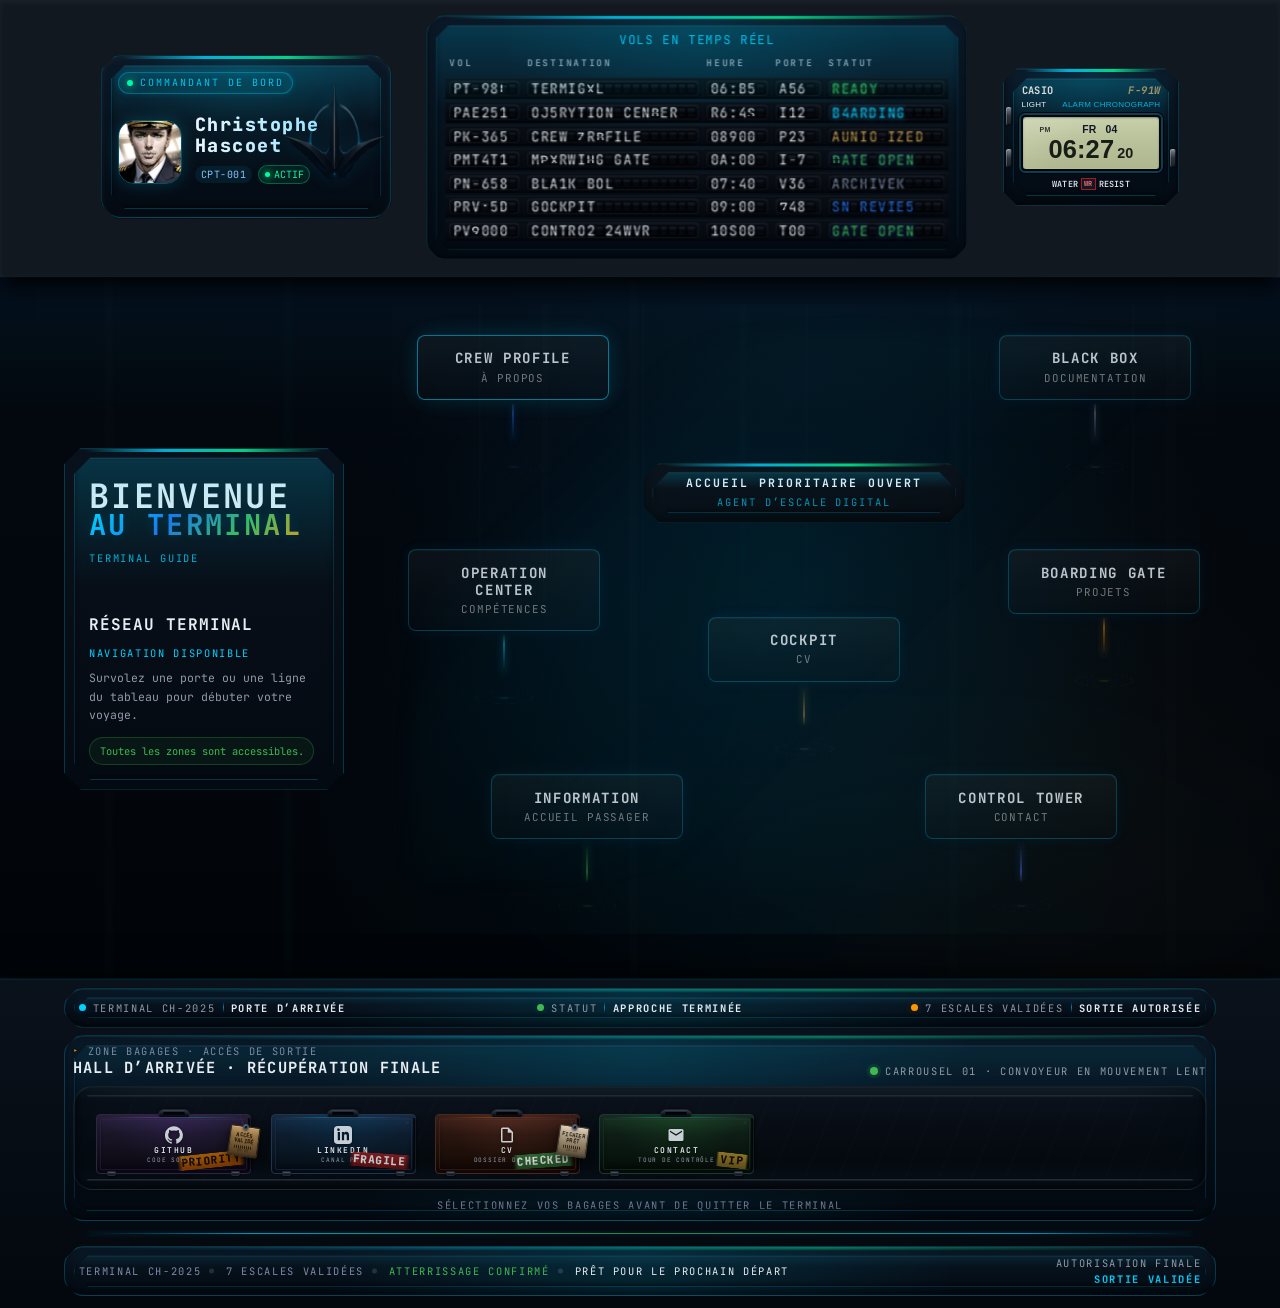
<file: index.html>
<!DOCTYPE html>
<html lang="fr">

<head>
    <meta charset="UTF-8">
    <meta name="viewport" content="width=device-width, initial-scale=1.0">
    <title>Christophe Hascoet — Terminal A56</title>

    <link rel="preconnect" href="https://fonts.googleapis.com">
    <link rel="preconnect" href="https://fonts.gstatic.com" crossorigin>
    <link rel="stylesheet"
        href="https://fonts.googleapis.com/css2?family=Oswald:wght@400;500;600&family=Inter:wght@400;500;600;700&family=JetBrains+Mono:wght@400;700&display=swap">



    <link rel="stylesheet" href="./asset/css/porte.css">
    <link rel="stylesheet" href="./asset/css/style.css">
    <link rel="stylesheet" href="./asset/css/info.css">
    <link rel="stylesheet" href="./asset/css/footer.css">

</head>

<body>

    <!-- ========== PORTE D'EMBARQUEMENT ANIMÉE ========== -->
    <section class="doors-overlay" id="doors-overlay" aria-hidden="true">
        <div class="door left">
            <div class="door-inner">
                <div class="door-window"></div>
                <p class="door-label">
                    <span class="door-label-top">TERMINAL CH-2025</span>
                    <span class="door-label-main">GATE A01</span>
                    <span class="door-label-bottom">BOARDING</span>
                </p>
            </div>
        </div>
        <div class="door right">
            <div class="door-inner">
                <div class="door-window"></div>
                <p class="door-label">
                    <span class="door-label-top">DIGITAL FLIGHT</span>
                    <span class="door-label-main">DEST. PORTFOLIO</span>
                    <span class="door-label-bottom">CLEARANCE OK</span>
                </p>
            </div>
        </div>
    </section>

    <!-- ═══ HEADER — Flight Strip ═══ -->
    <header class="header">
        <div class="header__inner container">
            <!-- PILOTE -->
            <article class="pilot-card" aria-labelledby="pilot-heading">
                <span class="pilot-card__role">Commandant de bord</span>

                <div class="pilot-card__main">
                    <img src="./asset/images/pilote christophehascoet3.png"
                        alt="Portrait professionnel de Christophe Hascoet" class="pilot-card__avatar">

                    <div class="pilot-card__info">
                        <h2 id="pilot-heading" class="pilot-card__name">Christophe Hascoet</h2>
                        <div class="pilot-card__meta">
                            <span class="pilot-card__id">CPT-001</span>
                            <span class="pilot-card__status">
                                <span class="pilot-card__dot" aria-hidden="true"></span>ACTIF
                            </span>
                        </div>
                    </div>
                </div>
                <figure class="pilot-card__logo">
                    <img src="./asset/images/logo5.PNG" alt="Logo">
                </figure>
            </article>

            <!-- TABLEAU -->
            <section class="flight-board" aria-label="Tableau des vols en temps réel">
                <table class="flight-table">
                    <caption>Vols en temps réel</caption>
                    <thead>
                        <tr>
                            <th scope="col">VOL</th>
                            <th scope="col">DESTINATION</th>
                            <th scope="col">HEURE</th>
                            <th scope="col">PORTE</th>
                            <th scope="col">STATUT</th>
                        </tr>
                    </thead>
                    <tbody id="flight-body"></tbody>
                </table>
            </section>

            <!-- CASIO -->
            <aside class="casio" aria-label="Horloge de bord">
                <div class="casio__body">
                    <div class="casio__header">
                        <span class="casio__brand">CASIO</span>
                        <span class="casio__model">F-91W</span>
                    </div>
                    <div class="casio__function-bar">
                        <span class="casio__light">LIGHT</span>
                        <span class="casio__alarm">ALARM CHRONOGRAPH</span>
                    </div>
                    <div class="casio__screen-border">
                        <div class="casio__screen">
                            <div class="casio__top">
                                <div class="casio__icons" aria-hidden="true">
                                    <span class="fa-solid fa-signal casio__icon-bars"></span>
                                    <span class="fa-solid fa-bell casio__icon-bell"></span>
                                    <span id="casio-ampm" class="casio__ampm">PM</span>
                                </div>
                                <p class="casio__date" aria-hidden="true">
                                    <span id="casio-day">SA</span>
                                    <span id="casio-date">31</span>
                                </p>
                            </div>
                            <p class="casio__time" aria-hidden="true">
                                <time id="casio-time" datetime="00:00">11:04</time>
                                <span id="casio-seconds" class="casio__seconds">33</span>
                            </p>
                            <span id="casio-sr-time" class="casio__sr-time" aria-live="polite"></span>
                        </div>
                    </div>
                    <p class="casio__footer" aria-hidden="true">
                        <span>WATER</span>
                        <span class="casio__wr">WR</span>
                        <span>RESIST</span>
                    </p>
                    <span class="casio__btn casio__btn--lt" aria-hidden="true"></span>
                    <span class="casio__btn casio__btn--lb" aria-hidden="true"></span>
                    <span class="casio__btn casio__btn--rb" aria-hidden="true"></span>
                </div>
            </aside>
        </div>
    </header>
    <!-- ═══ MAIN — Terminal ═══ -->
    <main id="contenu" class="terminal-main">
        <section class="terminal-scene container" aria-labelledby="terminal-title" data-terminal-scene>

            <section class="terminal-guide" aria-labelledby="terminal-title">
                <header class="terminal-guide__header">
                    <h1 id="terminal-title" class="terminal-guide__title">
                        Bienvenue
                        <strong>au terminal</strong>
                    </h1>

                    <p class="terminal-guide__label">
                        Terminal guide
                    </p>
                </header>

                <section class="terminal-guide__content" aria-labelledby="guide-zone-title" aria-live="polite">
                    <h2 id="guide-zone-title" data-guide-title>
                        Orientation ouverte
                    </h2>
                    <p class="terminal-guide__zone" data-guide-code>
                        Accueil passager
                    </p>

                    <p data-guide-body>
                        Sélectionnez une destination pour commencer le parcours.
                    </p>

                    <p class="terminal-guide__status" data-guide-status>
                        Toutes les zones sont accessibles.
                    </p>
                </section>
            </section>

            <section class="terminal-concourse" aria-labelledby="terminal-orientation-title">
                <p class="terminal-back-sign" aria-hidden="true">
                    Terminal
                </p>

                <section class="terminal-orientation" aria-labelledby="terminal-orientation-title">
                    <h2 id="terminal-orientation-title">
                        Accueil prioritaire ouvert
                    </h2>

                    <p>
                        Agent d’escale digital
                    </p>
                </section>

                <nav id="terminal-gates" class="terminal-gates" aria-label="Portes du terminal">
                    <ol>
                        <li class="terminal-gate-slot terminal-gate-slot--terminal" data-terminal-zone="terminal">
                            <a class="terminal-gate" href="index.html" data-terminal-zone="terminal">
                                <p>
                                    <strong class="terminal-gate__name">Information</strong>
                                    <small>Accueil passager</small>
                                </p>
                            </a>
                        </li>

                        <li class="terminal-gate-slot terminal-gate-slot--crew-profile"
                            data-terminal-zone="crew-profile">
                            <a class="terminal-gate" href="crew-profil.html" data-terminal-zone="crew-profile">
                                <p>
                                    <strong class="terminal-gate__name">Crew profile</strong>
                                    <small>À propos</small>
                                </p>
                            </a>
                        </li>

                        <li class="terminal-gate-slot terminal-gate-slot--departures" data-terminal-zone="departures">
                            <a class="terminal-gate" href="departures.html" data-terminal-zone="departures">
                                <p>
                                    <strong class="terminal-gate__name">operation center</strong>
                                    <small>Compétences</small>
                                </p>
                            </a>
                        </li>

                        <li class="terminal-gate-slot terminal-gate-slot--boarding-gate"
                            data-terminal-zone="boarding-gate">
                            <a class="terminal-gate" href="bording-gate.html" data-terminal-zone="boarding-gate">
                                <p>
                                    <strong class="terminal-gate__name">Boarding gate</strong>
                                    <small>Projets</small>
                                </p>
                            </a>
                        </li>

                        <li class="terminal-gate-slot terminal-gate-slot--black-box" data-terminal-zone="black-box">
                            <a class="terminal-gate" href="black-box.html" data-terminal-zone="black-box">
                                <p>
                                    <strong class="terminal-gate__name">Black box</strong>
                                    <small>Documentation</small>
                                </p>
                            </a>
                        </li>

                        <li class="terminal-gate-slot terminal-gate-slot--cockpit" data-terminal-zone="cockpit">
                            <a class="terminal-gate" href="cockpit.html" data-terminal-zone="cockpit">
                                <p>
                                    <strong class="terminal-gate__name">Cockpit</strong>
                                    <small>CV</small>
                                </p>
                            </a>
                        </li>

                        <li class="terminal-gate-slot terminal-gate-slot--control-tower"
                            data-terminal-zone="control-tower">
                            <a class="terminal-gate" href="control-tower.html" data-terminal-zone="control-tower">
                                <p>
                                    <strong class="terminal-gate__name">Control tower</strong>
                                    <small>Contact</small>
                                </p>
                            </a>
                        </li>
                    </ol>
                </nav>
            </section>

        </section>
    </main>


    <footer class="claim-footer" role="contentinfo">
        <div class="container claim-footer__layout">

            <!-- 1. TERMINAL STATUS -->
            <section class="airport-panel claim-status" aria-label="Statut du terminal d’arrivée">
                <p class="claim-status__item">
                    <span>TERMINAL CH-2025</span>
                    <i aria-hidden="true"></i>
                    <strong>PORTE D’ARRIVÉE</strong>
                </p>

                <p class="claim-status__item">
                    <span>STATUT</span>
                    <i aria-hidden="true"></i>
                    <strong>APPROCHE TERMINÉE</strong>
                </p>

                <p class="claim-status__item">
                    <span>7 ESCALES VALIDÉES</span>
                    <i aria-hidden="true"></i>
                    <strong>SORTIE AUTORISÉE</strong>
                </p>
            </section>

            <!-- 2. BAGGAGE CLAIM -->
            <section class="airport-panel claim-stage" aria-labelledby="baggageClaimTitle">
                <header class="claim-stage__head">
                    <div class="claim-stage__copy">
                        <p class="claim-stage__eyebrow">Zone bagages · accès de sortie</p>
                        <h2 id="baggageClaimTitle" class="claim-stage__title">
                            Hall d’arrivée · récupération finale
                        </h2>
                    </div>

                    <p class="claim-stage__state">
                        Carrousel 01 · convoyeur en mouvement lent
                    </p>
                </header>

                <div class="claim-belt-shell">
                    <nav class="claim-belt claim-belt-track" aria-label="Points d’accès finaux">

                        <!-- BAG 01 — GITHUB -->
                        <a href="https://github.com/ton-profil" target="_blank" rel="noreferrer noopener"
                            class="luggage luggage--lg luggage--github" style="--y:2px;--tilt:-1deg;"
                            aria-label="Bagage GitHub, accès au code source">
                            <span class="luggage__shadow" aria-hidden="true"></span>

                            <div class="luggage__body">
                                <span class="luggage__side" aria-hidden="true"></span>
                                <span class="luggage__handle" aria-hidden="true"></span>
                                <span class="luggage__latch luggage__latch--l" aria-hidden="true"></span>
                                <span class="luggage__latch luggage__latch--r" aria-hidden="true"></span>
                                <span class="luggage__led" aria-hidden="true"></span>
                                <span class="luggage__sticker luggage__sticker--priority"
                                    aria-hidden="true">PRIORITY</span>

                                <div class="luggage__face">
                                    <svg class="luggage__icon" viewBox="0 0 24 24" width="18" height="18"
                                        aria-hidden="true">
                                        <path fill="currentColor"
                                            d="M12 .3a12 12 0 0 0-3.8 23.4c.6.1.8-.3.8-.6v-2c-3.3.7-4-1.6-4-1.6-.6-1.4-1.4-1.8-1.4-1.8-1-.7.1-.7.1-.7 1.2 0 1.9 1.2 1.9 1.2 1 1.8 2.8 1.3 3.5 1 0-.8.4-1.3.7-1.6-2.7-.3-5.5-1.3-5.5-6 0-1.2.5-2.3 1.3-3.1-.2-.4-.6-1.6 0-3.2 0 0 1-.3 3.4 1.2a11.5 11.5 0 0 1 6 0c2.3-1.5 3.3-1.2 3.3-1.2.7 1.6.2 2.8.1 3.2.9.8 1.3 1.9 1.3 3.1 0 4.6-2.8 5.6-5.5 5.9.5.4.9 1 .9 2.2v3.3c0 .3.1.7.8.6A12 12 0 0 0 12 .3" />
                                    </svg>
                                    <h3 class="luggage__title">GITHUB</h3>
                                    <p class="luggage__desc">Code source</p>
                                </div>
                            </div>

                            <svg class="luggage__string" viewBox="0 0 50 70" aria-hidden="true">
                                <path d="M 25 4 Q 30 22, 40 42" stroke="#3a4254" stroke-width="1" fill="none"
                                    stroke-linecap="round" />
                            </svg>

                            <div class="luggage__tag">
                                <span class="luggage__tag-ring" aria-hidden="true"></span>
                                <strong>ACCÈS<br>VALIDÉ</strong>
                                <span class="luggage__tag-bar" aria-hidden="true"></span>
                                <span class="luggage__tag-code">CH-01</span>
                            </div>
                        </a>

                        <!-- BAG 02 — LINKEDIN -->
                        <a href="https://www.linkedin.com/in/ton-profil" target="_blank" rel="noreferrer noopener"
                            class="luggage luggage--md luggage--linkedin" style="--y:-4px;--tilt:1.2deg;"
                            aria-label="Bagage LinkedIn, canal professionnel ouvert">
                            <span class="luggage__shadow" aria-hidden="true"></span>

                            <div class="luggage__body">
                                <span class="luggage__side" aria-hidden="true"></span>
                                <span class="luggage__handle" aria-hidden="true"></span>
                                <span class="luggage__latch luggage__latch--l" aria-hidden="true"></span>
                                <span class="luggage__latch luggage__latch--r" aria-hidden="true"></span>
                                <span class="luggage__led" aria-hidden="true"></span>
                                <span class="luggage__sticker luggage__sticker--fragile"
                                    aria-hidden="true">FRAGILE</span>

                                <div class="luggage__face">
                                    <svg class="luggage__icon" viewBox="0 0 24 24" width="18" height="18"
                                        aria-hidden="true">
                                        <path fill="currentColor"
                                            d="M19 0H5a5 5 0 0 0-5 5v14a5 5 0 0 0 5 5h14a5 5 0 0 0 5-5V5a5 5 0 0 0-5-5zM8 19H5V8h3v11zM6.5 6.7a1.8 1.8 0 1 1 0-3.5 1.8 1.8 0 0 1 0 3.5zM20 19h-3v-5.6c0-1.4-.5-2.3-1.7-2.3-1 0-1.5.6-1.7 1.3-.1.2-.1.6-.1.9V19h-3V8h3v1.3c.4-.7 1.2-1.6 2.9-1.6 2.1 0 3.6 1.4 3.6 4.3V19z" />
                                    </svg>
                                    <h3 class="luggage__title">LINKEDIN</h3>
                                    <p class="luggage__desc">Canal pro</p>
                                </div>
                            </div>
                        </a>

                        <!-- BAG 03 — CV -->
                        <a href="/docs/cv.pdf" download class="luggage luggage--md luggage--cv"
                            style="--y:1px;--tilt:-0.8deg;" aria-label="Dossier de vol, CV prêt au téléchargement">
                            <span class="luggage__shadow" aria-hidden="true"></span>

                            <div class="luggage__body">
                                <span class="luggage__side" aria-hidden="true"></span>
                                <span class="luggage__handle" aria-hidden="true"></span>
                                <span class="luggage__latch luggage__latch--l" aria-hidden="true"></span>
                                <span class="luggage__latch luggage__latch--r" aria-hidden="true"></span>
                                <span class="luggage__led" aria-hidden="true"></span>
                                <span class="luggage__sticker luggage__sticker--checked"
                                    aria-hidden="true">CHECKED</span>

                                <div class="luggage__face">
                                    <svg class="luggage__icon" viewBox="0 0 24 24" width="18" height="18"
                                        aria-hidden="true">
                                        <path fill="currentColor"
                                            d="M14 2H6a2 2 0 0 0-2 2v16a2 2 0 0 0 2 2h12a2 2 0 0 0 2-2V8l-6-6zm4 18H6V4h7v5h5v11z" />
                                    </svg>
                                    <h3 class="luggage__title">CV</h3>
                                    <p class="luggage__desc">Dossier de vol</p>
                                </div>
                            </div>

                            <svg class="luggage__string" viewBox="0 0 50 70" aria-hidden="true">
                                <path d="M 25 4 Q 30 22, 40 42" stroke="#3a4254" stroke-width="1" fill="none"
                                    stroke-linecap="round" />
                            </svg>

                            <div class="luggage__tag">
                                <span class="luggage__tag-ring" aria-hidden="true"></span>
                                <strong>FICHIER<br>PRÊT</strong>
                                <span class="luggage__tag-bar" aria-hidden="true"></span>
                                <span class="luggage__tag-code">CH-03</span>
                            </div>
                        </a>

                        <!-- BAG 04 — CONTACT -->
                        <a href="mailto:contact@tonsite.com" class="luggage luggage--lg luggage--contact"
                            style="--y:-2px;--tilt:0.7deg;" aria-label="Bagage contact, transmission finale prête">
                            <span class="luggage__shadow" aria-hidden="true"></span>

                            <div class="luggage__body">
                                <span class="luggage__side" aria-hidden="true"></span>
                                <span class="luggage__handle" aria-hidden="true"></span>
                                <span class="luggage__latch luggage__latch--l" aria-hidden="true"></span>
                                <span class="luggage__latch luggage__latch--r" aria-hidden="true"></span>
                                <span class="luggage__led" aria-hidden="true"></span>
                                <span class="luggage__sticker luggage__sticker--vip" aria-hidden="true">VIP</span>

                                <div class="luggage__face">
                                    <svg class="luggage__icon" viewBox="0 0 24 24" width="18" height="18"
                                        aria-hidden="true">
                                        <path fill="currentColor"
                                            d="M20 4H4a2 2 0 0 0-2 2v12a2 2 0 0 0 2 2h16a2 2 0 0 0 2-2V6a2 2 0 0 0-2-2zm0 4l-8 5-8-5V6l8 5 8-5v2z" />
                                    </svg>
                                    <h3 class="luggage__title">CONTACT</h3>
                                    <p class="luggage__desc">Tour de contrôle</p>
                                </div>
                            </div>
                        </a>

                    </nav>
                </div>

                <p class="claim-stage__hint">
                    Sélectionnez vos bagages avant de quitter le terminal
                </p>
            </section>

            <!-- 3. SCAN LINE -->
            <div class="claim-scan" aria-hidden="true"></div>

            <!-- 4. FLIGHT SUMMARY -->
            <section class="airport-panel claim-summary" aria-label="Résumé final du trajet">
                <p class="claim-summary__route">
                    <span>Terminal CH-2025</span>
                    <span>7 escales validées</span>
                    <span>Atterrissage confirmé</span>
                    <span>Prêt pour le prochain départ</span>
                </p>

                <div class="claim-summary__side">
                    <span>Autorisation finale</span>
                    <strong>Sortie validée</strong>
                </div>
            </section>

        </div>
    </footer>

    <script src="https://cdnjs.cloudflare.com/ajax/libs/gsap/3.12.2/gsap.min.js"></script>
    <script src="./asset/js/info1.js"></script>
    <script src="./asset/js/porte.js"></script>
    <script src="./asset/js/main.js"></script>
</body>

</html>
</file>
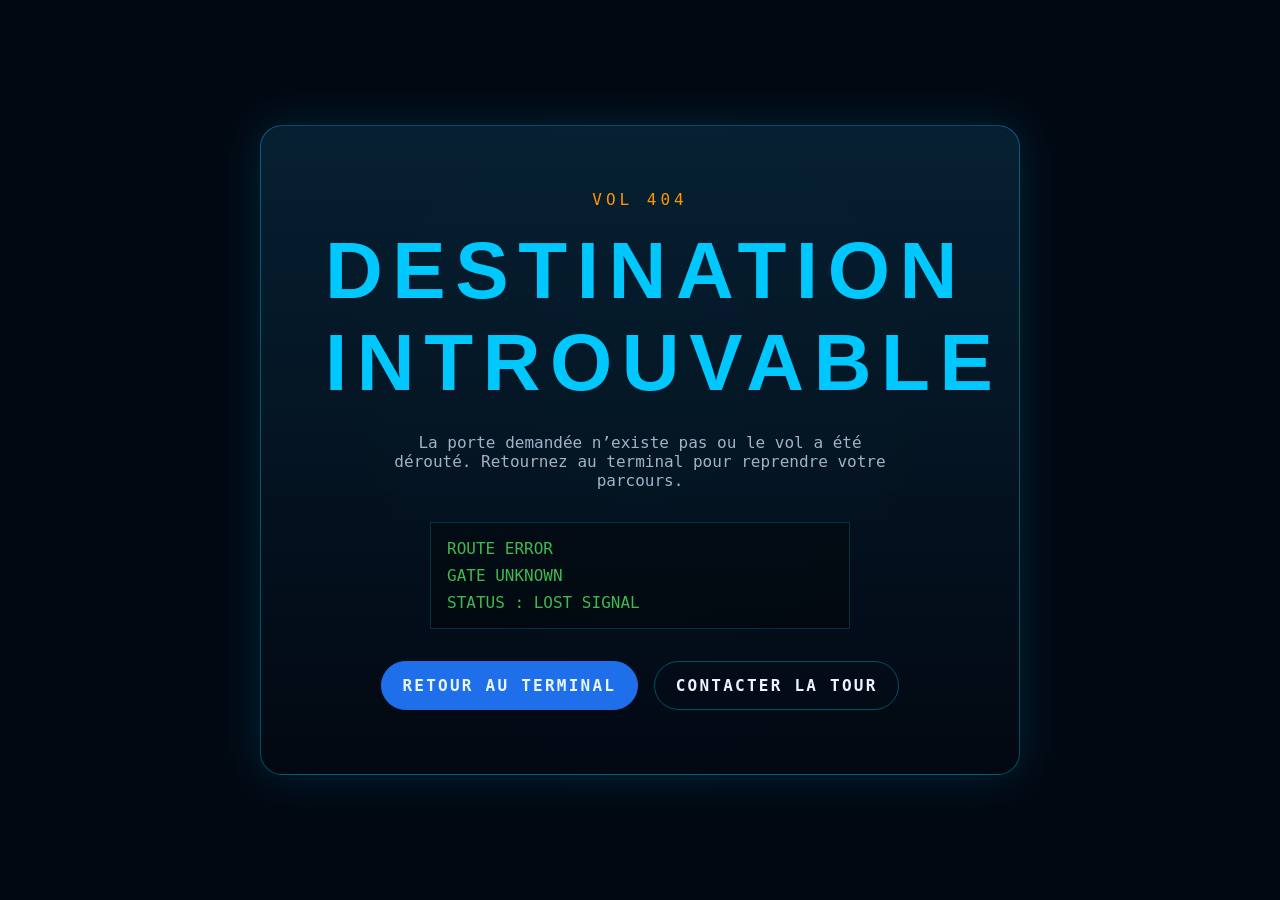
<file: 404..html>
<!DOCTYPE html>
<html lang="fr">
<head>
  <meta charset="UTF-8">
  <meta name="viewport" content="width=device-width, initial-scale=1.0">

  <meta name="robots" content="noindex">
  <meta name="description" content="Erreur 404 — Destination introuvable dans le terminal.">

  <title>Vol 404 — Destination introuvable</title>

  <link rel="stylesheet" href="./asset/css/style.css">
  <link rel="stylesheet" href="./asset/css/404.css">
</head>

<body>
  <main class="not-found" id="main-content">
    <section class="not-found__panel" aria-labelledby="error-title">
      <p class="not-found__code">VOL 404</p>

      <h1 id="error-title" class="not-found__title">
        Destination introuvable
      </h1>

      <p class="not-found__text">
        La porte demandée n’existe pas ou le vol a été dérouté.
        Retournez au terminal pour reprendre votre parcours.
      </p>

      <div class="not-found__screen" aria-hidden="true">
        <span>ROUTE ERROR</span>
        <span>GATE UNKNOWN</span>
        <span>STATUS : LOST SIGNAL</span>
      </div>

      <nav class="not-found__actions" aria-label="Navigation d’erreur">
        <a href="index.html" class="not-found__button not-found__button--primary">
          Retour au terminal
        </a>
        <a href="contact.html" class="not-found__button">
          Contacter la tour
        </a>
      </nav>
    </section>
  </main>
</body>
</html>
</file>
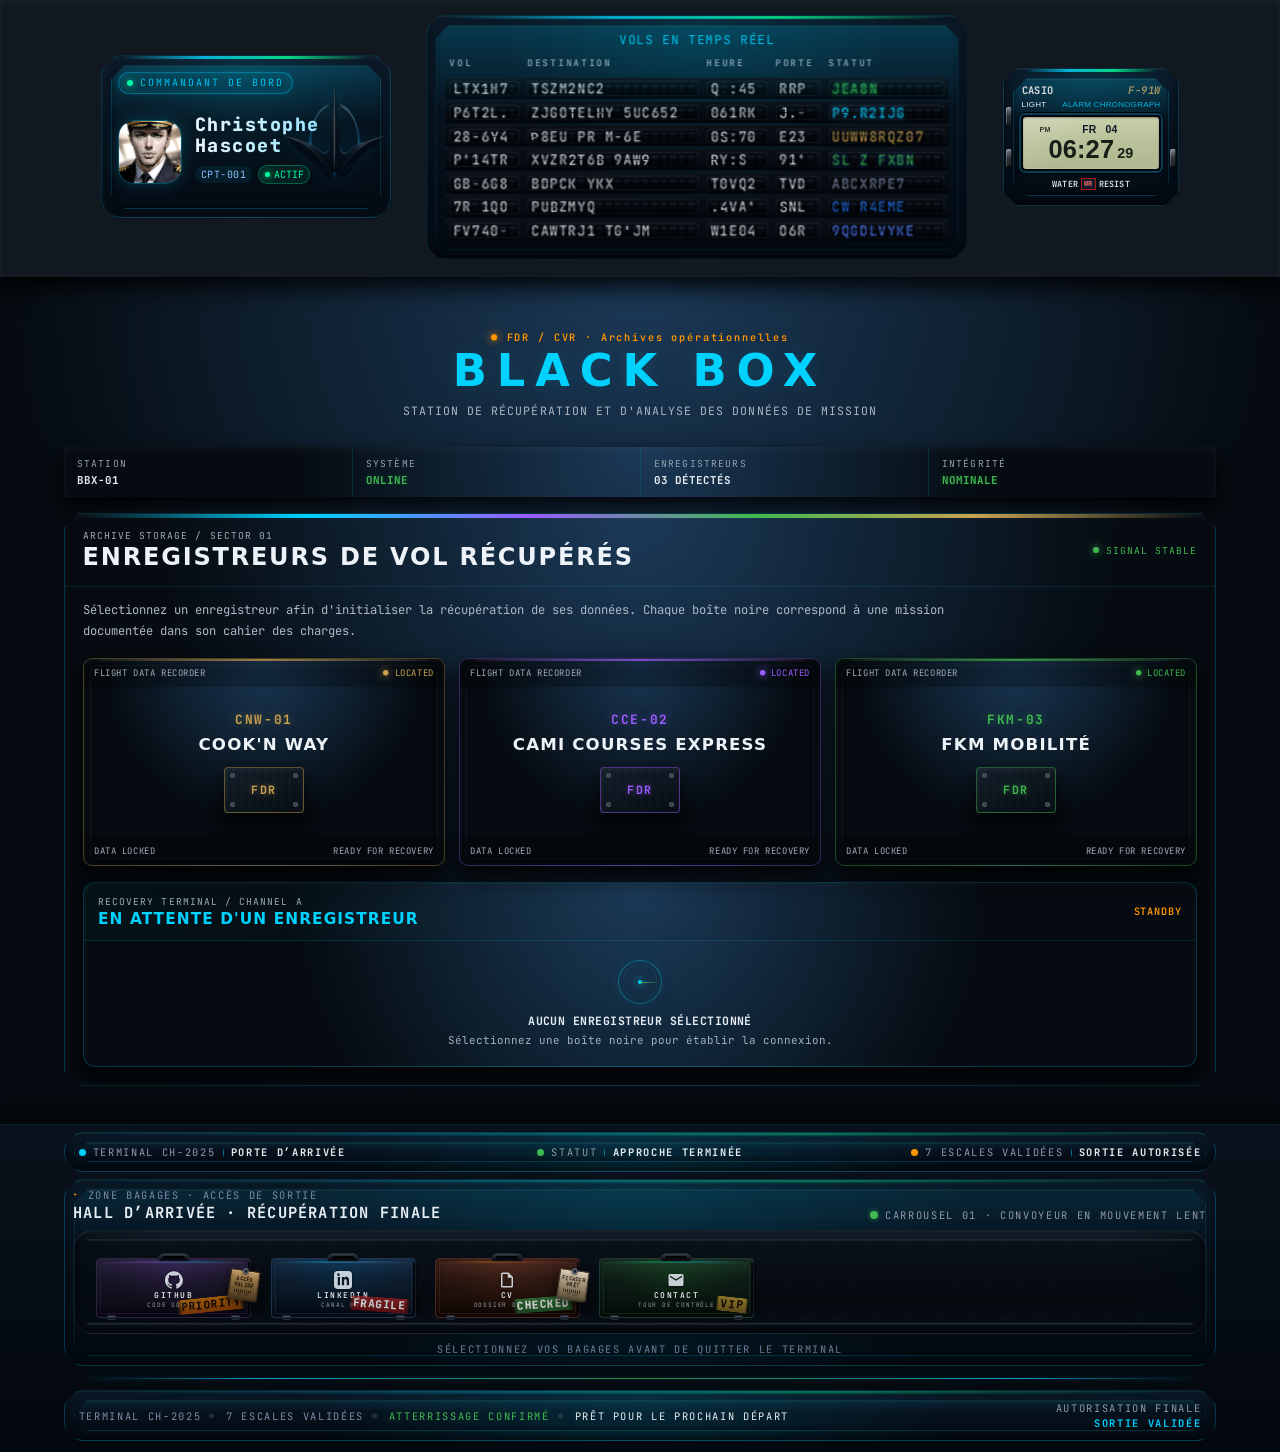
<file: black-box.html>
<!DOCTYPE html>
<html lang="fr">

<head>
  <meta charset="UTF-8">
  <meta name="viewport" content="width=device-width, initial-scale=1.0">
  <title>Christophe Hascoet — Terminal A56</title>

  <link rel="preconnect" href="https://fonts.googleapis.com">
  <link rel="preconnect" href="https://fonts.gstatic.com" crossorigin>
  <link rel="stylesheet"
    href="https://fonts.googleapis.com/css2?family=Oswald:wght@400;500;600&family=Inter:wght@400;500;600;700&family=JetBrains+Mono:wght@400;700&display=swap">




  <link rel="stylesheet" href="./asset/css/style.css">
  <link rel="stylesheet" href="./asset/css/black-box.css">
  <link rel="stylesheet" href="./asset/css/footer.css">

</head>

<body>

  <!-- ═══ HEADER — Flight Strip ═══ -->
  <header class="header">
    <div class="header__inner container">
      <!-- PILOTE -->
      <article class="pilot-card" aria-labelledby="pilot-heading">
        <span class="pilot-card__role">Commandant de bord</span>

        <div class="pilot-card__main">
          <img src="./asset/images/pilote christophehascoet3.png" alt="Portrait professionnel de Christophe Hascoet"
            class="pilot-card__avatar">

          <div class="pilot-card__info">
            <h2 id="pilot-heading" class="pilot-card__name">Christophe Hascoet</h2>
            <div class="pilot-card__meta">
              <span class="pilot-card__id">CPT-001</span>
              <span class="pilot-card__status">
                <span class="pilot-card__dot" aria-hidden="true"></span>ACTIF
              </span>
            </div>
          </div>
        </div>
        <figure class="pilot-card__logo">
          <img src="./asset/images/logo5.PNG" alt="Logo">
        </figure>
      </article>

      <!-- TABLEAU -->
      <section class="flight-board" aria-label="Tableau des vols en temps réel">
        <table class="flight-table">
          <caption>Vols en temps réel</caption>
          <thead>
            <tr>
              <th scope="col">VOL</th>
              <th scope="col">DESTINATION</th>
              <th scope="col">HEURE</th>
              <th scope="col">PORTE</th>
              <th scope="col">STATUT</th>
            </tr>
          </thead>
          <tbody id="flight-body"></tbody>
        </table>
      </section>

      <!-- CASIO -->
      <aside class="casio" aria-label="Horloge de bord">
        <div class="casio__body">
          <div class="casio__header">
            <span class="casio__brand">CASIO</span>
            <span class="casio__model">F-91W</span>
          </div>
          <div class="casio__function-bar">
            <span class="casio__light">LIGHT</span>
            <span class="casio__alarm">ALARM CHRONOGRAPH</span>
          </div>
          <div class="casio__screen-border">
            <div class="casio__screen">
              <div class="casio__top">
                <div class="casio__icons" aria-hidden="true">
                  <span class="fa-solid fa-signal casio__icon-bars"></span>
                  <span class="fa-solid fa-bell casio__icon-bell"></span>
                  <span id="casio-ampm" class="casio__ampm">PM</span>
                </div>
                <p class="casio__date" aria-hidden="true">
                  <span id="casio-day">SA</span>
                  <span id="casio-date">31</span>
                </p>
              </div>
              <p class="casio__time" aria-hidden="true">
                <time id="casio-time" datetime="00:00">11:04</time>
                <span id="casio-seconds" class="casio__seconds">33</span>
              </p>
              <span id="casio-sr-time" class="casio__sr-time" aria-live="polite"></span>
            </div>
          </div>
          <p class="casio__footer" aria-hidden="true">
            <span>WATER</span>
            <span class="casio__wr">WR</span>
            <span>RESIST</span>
          </p>
          <span class="casio__btn casio__btn--lt" aria-hidden="true"></span>
          <span class="casio__btn casio__btn--lb" aria-hidden="true"></span>
          <span class="casio__btn casio__btn--rb" aria-hidden="true"></span>
        </div>
      </aside>
    </div>
  </header>



  <!-- ═══ MAIN  ═══ -->
  <main id="main-content" class="blackbox-main">

    <section class="blackbox container" aria-labelledby="blackbox-title">

      <!-- ═══════════════════════════════════════════
         HERO
    ═══════════════════════════════════════════ -->

      <header class="blackbox-hero">
        <p class="blackbox-hero__eyebrow">
          <span aria-hidden="true">●</span>
          FDR / CVR · Archives opérationnelles
        </p>

        <h1 id="blackbox-title">BLACK BOX</h1>

        <p class="blackbox-hero__subtitle">
          Station de récupération et d'analyse des données de mission
        </p>
      </header>


      <!-- ═══════════════════════════════════════════
         ÉTAT SYSTÈME
    ═══════════════════════════════════════════ -->

      <section class="bbx-system" aria-label="État de la station Black Box">

        <p>
          <span>STATION</span>
          <strong>BBX-01</strong>
        </p>

        <p>
          <span>SYSTÈME</span>
          <strong class="bbx-green">ONLINE</strong>
        </p>

        <p>
          <span>ENREGISTREURS</span>
          <strong>03 DÉTECTÉS</strong>
        </p>

        <p>
          <span>INTÉGRITÉ</span>
          <strong class="bbx-green">NOMINALE</strong>
        </p>

      </section>


      <!-- ═══════════════════════════════════════════
         STATION DE RÉCUPÉRATION
    ═══════════════════════════════════════════ -->

      <section class="recovery-station" aria-labelledby="recorders-title">

        <header class="station-heading">
          <div>
            <p>ARCHIVE STORAGE / SECTOR 01</p>
            <h2 id="recorders-title">Enregistreurs de vol récupérés</h2>
          </div>

          <p class="station-signal">
            <span aria-hidden="true"></span>
            SIGNAL STABLE
          </p>
        </header>


        <p class="station-intro">
          Sélectionnez un enregistreur afin d'initialiser la récupération
          de ses données. Chaque boîte noire correspond à une mission
          documentée dans son cahier des charges.
        </p>


        <!-- ═════════════════════════════════════
           ENREGISTREURS
      ═════════════════════════════════════ -->

        <div class="recorder-grid">

          <!-- COOK'N WAY -->

          <article class="flight-recorder flight-recorder--cockpit" data-recorder="cnw">
            <header class="flight-recorder__head">
              <span>FLIGHT DATA RECORDER</span>
              <span class="flight-recorder__led">LOCATED</span>
            </header>

            <button type="button" class="flight-recorder__select" data-select="cnw"
              aria-label="Sélectionner l'enregistreur Cook'N Way">
              <span class="flight-recorder__code">CNW-01</span>

              <strong>COOK'N WAY</strong>

              <span class="flight-recorder__module" aria-hidden="true">
                <i></i>
                <i></i>
                <i></i>
                <i></i>
                <b>FDR</b>
              </span>
            </button>

            <footer class="flight-recorder__foot">
              <span>DATA LOCKED</span>
              <span data-recorder-state>READY FOR RECOVERY</span>
            </footer>
          </article>


          <!-- CAMI COURSES EXPRESS -->

          <article class="flight-recorder flight-recorder--violet" data-recorder="cce">
            <header class="flight-recorder__head">
              <span>FLIGHT DATA RECORDER</span>
              <span class="flight-recorder__led">LOCATED</span>
            </header>

            <button type="button" class="flight-recorder__select" data-select="cce"
              aria-label="Sélectionner l'enregistreur Cami Courses Express">
              <span class="flight-recorder__code">CCE-02</span>

              <strong>CAMI COURSES EXPRESS</strong>

              <span class="flight-recorder__module" aria-hidden="true">
                <i></i>
                <i></i>
                <i></i>
                <i></i>
                <b>FDR</b>
              </span>
            </button>

            <footer class="flight-recorder__foot">
              <span>DATA LOCKED</span>
              <span data-recorder-state>READY FOR RECOVERY</span>
            </footer>
          </article>


          <!-- FKM MOBILITÉ -->

          <article class="flight-recorder flight-recorder--green" data-recorder="fkm">
            <header class="flight-recorder__head">
              <span>FLIGHT DATA RECORDER</span>
              <span class="flight-recorder__led">LOCATED</span>
            </header>

            <button type="button" class="flight-recorder__select" data-select="fkm"
              aria-label="Sélectionner l'enregistreur FKM Mobilité">
              <span class="flight-recorder__code">FKM-03</span>

              <strong>FKM MOBILITÉ</strong>

              <span class="flight-recorder__module" aria-hidden="true">
                <i></i>
                <i></i>
                <i></i>
                <i></i>
                <b>FDR</b>
              </span>
            </button>

            <footer class="flight-recorder__foot">
              <span>DATA LOCKED</span>
              <span data-recorder-state>READY FOR RECOVERY</span>
            </footer>
          </article>

        </div>


        <!-- ═════════════════════════════════════
           CONSOLE
      ═════════════════════════════════════ -->

        <section class="recovery-console" aria-labelledby="recovery-title">

          <header class="recovery-console__head">
            <div>
              <p>RECOVERY TERMINAL / CHANNEL A</p>
              <h3 id="recovery-title">En attente d'un enregistreur</h3>
            </div>

            <span class="console-status" data-console-status>
              STANDBY
            </span>
          </header>


          <!-- État initial -->

          <div class="console-empty" data-console-empty>
            <span class="console-radar" aria-hidden="true"></span>

            <strong>AUCUN ENREGISTREUR SÉLECTIONNÉ</strong>

            <p>
              Sélectionnez une boîte noire pour établir la connexion.
            </p>
          </div>


          <!-- État sélectionné -->

          <div class="console-selected" data-console-selected hidden>

            <!-- SYNTHÈSE -->

            <section class="mission-summary" aria-labelledby="summary-title">

              <header class="mission-summary__head">
                <p>FLIGHT RECORD / IDENTIFICATION</p>
                <h4 id="summary-title">Synthèse de mission</h4>
              </header>


              <dl class="mission-data">

                <div>
                  <dt>ENREGISTREUR</dt>
                  <dd data-selected-code>---</dd>
                </div>

                <div>
                  <dt>MISSION</dt>
                  <dd data-selected-name>---</dd>
                </div>

                <div>
                  <dt>PÉRIODE</dt>
                  <dd data-selected-period>---</dd>
                </div>

                <div>
                  <dt>DURÉE</dt>
                  <dd data-selected-duration>---</dd>
                </div>

                <div>
                  <dt>SPRINTS</dt>
                  <dd data-selected-sprints>---</dd>
                </div>

                <div>
                  <dt>RÔLE</dt>
                  <dd data-selected-role>---</dd>
                </div>

                <div>
                  <dt>STATUT MISSION</dt>
                  <dd class="mission-status" data-selected-status>---</dd>
                </div>

                <div>
                  <dt>DONNÉES</dt>
                  <dd class="mission-data-state" data-selected-data>
                    VERROUILLÉES
                  </dd>
                </div>

              </dl>


              <div class="mission-context">
                <span>CONTEXTE</span>
                <p data-selected-context>---</p>
              </div>


              <div class="mission-stack">
                <span>ÉQUIPEMENT / STACK PRÉVUE</span>
                <div data-selected-stack></div>
              </div>

            </section>


            <!-- EXTRACTION -->

            <section class="data-recovery" aria-labelledby="data-recovery-title">

              <header class="data-recovery__head">
                <div>
                  <p>DATA RECOVERY SEQUENCE</p>
                  <h4 id="data-recovery-title">
                    Extraction des données
                  </h4>
                </div>

                <strong data-recovery-percent>0 %</strong>
              </header>


              <div class="recovery-progress" role="progressbar" aria-label="Progression de la récupération"
                aria-valuemin="0" aria-valuemax="100" aria-valuenow="0" data-recovery-progress>
                <span data-recovery-bar></span>
              </div>


              <ol class="recovery-log">

                <li data-recovery-step="0">
                  <span aria-hidden="true">○</span>
                  Connexion enregistreur
                </li>

                <li data-recovery-step="1">
                  <span aria-hidden="true">○</span>
                  Identification mémoire
                </li>

                <li data-recovery-step="2">
                  <span aria-hidden="true">○</span>
                  Vérification intégrité
                </li>

                <li data-recovery-step="3">
                  <span aria-hidden="true">○</span>
                  Extraction FDR
                </li>

                <li data-recovery-step="4">
                  <span aria-hidden="true">○</span>
                  Synchronisation CVR
                </li>

                <li data-recovery-step="5">
                  <span aria-hidden="true">○</span>
                  Reconstruction Timeline
                </li>

              </ol>


              <div class="recovery-actions">

                <button type="button" class="bbx-btn bbx-btn--primary" data-start-recovery>
                  INITIALISER LA RÉCUPÉRATION
                </button>

              </div>


              <div class="recovery-complete" data-recovery-complete hidden>

                <span class="recovery-complete__icon" aria-hidden="true">
                  ✓
                </span>

                <div>
                  <strong>DATA RECOVERY COMPLETE</strong>

                  <p>
                    Intégrité 100 % · FDR / CVR / Timeline exploitables
                  </p>
                </div>

                <button type="button" class="bbx-btn bbx-btn--primary" data-open-analysis>
                  CONSULTER LE RAPPORT
                </button>

              </div>


              <p class="sr-only" role="status" aria-live="polite" data-recovery-live></p>

            </section>

          </div>

        </section>

      </section>

    </section>


    <!-- ═══════════════════════════════════════════
       CONSOLE D'ANALYSE
  ═══════════════════════════════════════════ -->

    <!-- ═══════════════════════════════════════════════════════
     MODALE — CONSOLE D'ANALYSE BLACK BOX

     Ouverte uniquement après récupération des données.

     Parcours :
     SYNTHÈSE → FDR → CVR → TIMELINE → CLÔTURE RAPPORT
════════════════════════════════════════════════════════ -->

    <dialog id="analysis-dialog" class="analysis-dialog" aria-labelledby="analysis-title">

      <article class="analysis-console">

        <!-- ═════════════════════════════════════════════
         1. EN-TÊTE DU RAPPORT
    ═════════════════════════════════════════════ -->

        <header class="analysis-header">

          <div>
            <p>BLACK BOX / DATA ANALYSIS</p>

            <h2 id="analysis-title">
              <span data-analysis-code>---</span>
              <span aria-hidden="true">/</span>
              <span data-analysis-name>---</span>
            </h2>
          </div>


          <p class="analysis-header__status">
            ● INTEGRITY 100 %
          </p>

        </header>


        <!-- ═════════════════════════════════════════════
         2. MODES D'ANALYSE
    ═════════════════════════════════════════════ -->

        <nav class="analysis-modes" aria-label="Modes d'analyse du rapport">

          <button type="button" class="is-active" data-mode="summary">
            SYNTHÈSE
            <span>Mission record</span>
          </button>


          <button type="button" data-mode="fdr">
            FDR
            <span>Données techniques</span>
          </button>


          <button type="button" data-mode="cvr">
            CVR
            <span>Journal de mission</span>
          </button>


          <button type="button" data-mode="timeline">
            TIMELINE
            <span>Chronologie</span>
          </button>

        </nav>


        <!-- ═════════════════════════════════════════════
         3. LÉGENDE DES DONNÉES

         REQ  = exigence du cahier des charges
         DEC  = décision de conception
         RISK = risque / contrainte
         VAL  = élément validé
    ═════════════════════════════════════════════ -->

        <aside class="analysis-legend" aria-label="Légende des types de données">

          <span class="legend-req">
            REQ · Exigence
          </span>

          <span class="legend-dec">
            DEC · Décision
          </span>

          <span class="legend-risk">
            RISK · Risque
          </span>

          <span class="legend-val">
            VAL · Validé
          </span>

        </aside>


        <!-- ═════════════════════════════════════════════
         4. ZONE PRINCIPALE D'ANALYSE
    ═════════════════════════════════════════════ -->

        <div class="analysis-layout">


          <!-- ===========================================
           Navigation entre les blocs du mode actuel
      ============================================ -->

          <aside class="analysis-nav" aria-label="Blocs de données">

            <p>DATA BLOCKS</p>

            <ol data-analysis-nav></ol>

          </aside>


          <!-- ===========================================
           Lecteur du bloc sélectionné
      ============================================ -->

          <section class="analysis-reader" aria-labelledby="analysis-block-title">

            <header class="analysis-reader__head">

              <span data-block-number>
                DATA BLOCK 01
              </span>

              <h3 id="analysis-block-title" data-block-title>
                ---
              </h3>

            </header>


            <!-- Contenu généré par black-box.js -->

            <div class="analysis-reader__body" data-block-content aria-live="polite"></div>


            <!-- Navigation interne -->

            <footer class="analysis-reader__footer">

              <button type="button" data-prev-block>
                ← PRÉCÉDENT
              </button>


              <span data-block-counter>
                01 / 01
              </span>


              <button type="button" data-next-block>
                SUIVANT →
              </button>

            </footer>

          </section>

        </div>


        <!-- ═════════════════════════════════════════════
         5. PROGRESSION GLOBALE DE LA CONSULTATION

         Ce compteur concerne l'ENSEMBLE :
         Synthèse + tous les FDR + tous les CVR + Timeline.
    ═════════════════════════════════════════════ -->

        <footer class="analysis-completion">

          <div class="analysis-completion__status">

            <p>
              PROGRESSION DE L'ANALYSE
            </p>


            <div class="analysis-completion__meter">

              <progress max="100" value="0" data-analysis-progress
                aria-label="Progression de la consultation du rapport">
                0 %
              </progress>


              <strong data-analysis-progress-text>
                0 %
              </strong>

            </div>

          </div>


          <!-- ═══════════════════════════════════════════
           Apparaît uniquement lorsque 100 % des
           blocs ont été consultés.
      ═══════════════════════════════════════════ -->

          <section class="analysis-completion__result" data-analysis-complete aria-labelledby="analysis-complete-title"
            hidden>

            <div>

              <h3 id="analysis-complete-title">
                ✓ ANALYSE DE L'ENREGISTREUR TERMINÉE
              </h3>

              <p>
                Tous les blocs de données ont été consultés.
                Le rapport peut maintenant être clôturé.
              </p>

            </div>


            <button type="button" class="bbx-btn bbx-btn--primary" data-analysis-finish>
              CLÔTURER LE RAPPORT
            </button>

          </section>

        </footer>

      </article>

    </dialog>

  </main>




  <footer class="claim-footer" role="contentinfo">
    <div class="container claim-footer__layout">

      <!-- 1. TERMINAL STATUS -->
      <section class="airport-panel claim-status" aria-label="Statut du terminal d’arrivée">
        <p class="claim-status__item">
          <span>TERMINAL CH-2025</span>
          <i aria-hidden="true"></i>
          <strong>PORTE D’ARRIVÉE</strong>
        </p>

        <p class="claim-status__item">
          <span>STATUT</span>
          <i aria-hidden="true"></i>
          <strong>APPROCHE TERMINÉE</strong>
        </p>

        <p class="claim-status__item">
          <span>7 ESCALES VALIDÉES</span>
          <i aria-hidden="true"></i>
          <strong>SORTIE AUTORISÉE</strong>
        </p>
      </section>

      <!-- 2. BAGGAGE CLAIM -->
      <section class="airport-panel claim-stage" aria-labelledby="baggageClaimTitle">
        <header class="claim-stage__head">
          <div class="claim-stage__copy">
            <p class="claim-stage__eyebrow">Zone bagages · accès de sortie</p>
            <h2 id="baggageClaimTitle" class="claim-stage__title">
              Hall d’arrivée · récupération finale
            </h2>
          </div>

          <p class="claim-stage__state">
            Carrousel 01 · convoyeur en mouvement lent
          </p>
        </header>

        <div class="claim-belt-shell">
          <nav class="claim-belt claim-belt-track" aria-label="Points d’accès finaux">

            <!-- BAG 01 — GITHUB -->
            <a href="https://github.com/ton-profil" target="_blank" rel="noreferrer noopener"
              class="luggage luggage--lg luggage--github" style="--y:2px;--tilt:-1deg;"
              aria-label="Bagage GitHub, accès au code source">
              <span class="luggage__shadow" aria-hidden="true"></span>

              <div class="luggage__body">
                <span class="luggage__side" aria-hidden="true"></span>
                <span class="luggage__handle" aria-hidden="true"></span>
                <span class="luggage__latch luggage__latch--l" aria-hidden="true"></span>
                <span class="luggage__latch luggage__latch--r" aria-hidden="true"></span>
                <span class="luggage__led" aria-hidden="true"></span>
                <span class="luggage__sticker luggage__sticker--priority" aria-hidden="true">PRIORITY</span>

                <div class="luggage__face">
                  <svg class="luggage__icon" viewBox="0 0 24 24" width="18" height="18" aria-hidden="true">
                    <path fill="currentColor"
                      d="M12 .3a12 12 0 0 0-3.8 23.4c.6.1.8-.3.8-.6v-2c-3.3.7-4-1.6-4-1.6-.6-1.4-1.4-1.8-1.4-1.8-1-.7.1-.7.1-.7 1.2 0 1.9 1.2 1.9 1.2 1 1.8 2.8 1.3 3.5 1 0-.8.4-1.3.7-1.6-2.7-.3-5.5-1.3-5.5-6 0-1.2.5-2.3 1.3-3.1-.2-.4-.6-1.6 0-3.2 0 0 1-.3 3.4 1.2a11.5 11.5 0 0 1 6 0c2.3-1.5 3.3-1.2 3.3-1.2.7 1.6.2 2.8.1 3.2.9.8 1.3 1.9 1.3 3.1 0 4.6-2.8 5.6-5.5 5.9.5.4.9 1 .9 2.2v3.3c0 .3.1.7.8.6A12 12 0 0 0 12 .3" />
                  </svg>
                  <h3 class="luggage__title">GITHUB</h3>
                  <p class="luggage__desc">Code source</p>
                </div>
              </div>

              <svg class="luggage__string" viewBox="0 0 50 70" aria-hidden="true">
                <path d="M 25 4 Q 30 22, 40 42" stroke="#3a4254" stroke-width="1" fill="none" stroke-linecap="round" />
              </svg>

              <div class="luggage__tag">
                <span class="luggage__tag-ring" aria-hidden="true"></span>
                <strong>ACCÈS<br>VALIDÉ</strong>
                <span class="luggage__tag-bar" aria-hidden="true"></span>
                <span class="luggage__tag-code">CH-01</span>
              </div>
            </a>

            <!-- BAG 02 — LINKEDIN -->
            <a href="https://www.linkedin.com/in/ton-profil" target="_blank" rel="noreferrer noopener"
              class="luggage luggage--md luggage--linkedin" style="--y:-4px;--tilt:1.2deg;"
              aria-label="Bagage LinkedIn, canal professionnel ouvert">
              <span class="luggage__shadow" aria-hidden="true"></span>

              <div class="luggage__body">
                <span class="luggage__side" aria-hidden="true"></span>
                <span class="luggage__handle" aria-hidden="true"></span>
                <span class="luggage__latch luggage__latch--l" aria-hidden="true"></span>
                <span class="luggage__latch luggage__latch--r" aria-hidden="true"></span>
                <span class="luggage__led" aria-hidden="true"></span>
                <span class="luggage__sticker luggage__sticker--fragile" aria-hidden="true">FRAGILE</span>

                <div class="luggage__face">
                  <svg class="luggage__icon" viewBox="0 0 24 24" width="18" height="18" aria-hidden="true">
                    <path fill="currentColor"
                      d="M19 0H5a5 5 0 0 0-5 5v14a5 5 0 0 0 5 5h14a5 5 0 0 0 5-5V5a5 5 0 0 0-5-5zM8 19H5V8h3v11zM6.5 6.7a1.8 1.8 0 1 1 0-3.5 1.8 1.8 0 0 1 0 3.5zM20 19h-3v-5.6c0-1.4-.5-2.3-1.7-2.3-1 0-1.5.6-1.7 1.3-.1.2-.1.6-.1.9V19h-3V8h3v1.3c.4-.7 1.2-1.6 2.9-1.6 2.1 0 3.6 1.4 3.6 4.3V19z" />
                  </svg>
                  <h3 class="luggage__title">LINKEDIN</h3>
                  <p class="luggage__desc">Canal pro</p>
                </div>
              </div>
            </a>

            <!-- BAG 03 — CV -->
            <a href="/docs/cv.pdf" download class="luggage luggage--md luggage--cv" style="--y:1px;--tilt:-0.8deg;"
              aria-label="Dossier de vol, CV prêt au téléchargement">
              <span class="luggage__shadow" aria-hidden="true"></span>

              <div class="luggage__body">
                <span class="luggage__side" aria-hidden="true"></span>
                <span class="luggage__handle" aria-hidden="true"></span>
                <span class="luggage__latch luggage__latch--l" aria-hidden="true"></span>
                <span class="luggage__latch luggage__latch--r" aria-hidden="true"></span>
                <span class="luggage__led" aria-hidden="true"></span>
                <span class="luggage__sticker luggage__sticker--checked" aria-hidden="true">CHECKED</span>

                <div class="luggage__face">
                  <svg class="luggage__icon" viewBox="0 0 24 24" width="18" height="18" aria-hidden="true">
                    <path fill="currentColor"
                      d="M14 2H6a2 2 0 0 0-2 2v16a2 2 0 0 0 2 2h12a2 2 0 0 0 2-2V8l-6-6zm4 18H6V4h7v5h5v11z" />
                  </svg>
                  <h3 class="luggage__title">CV</h3>
                  <p class="luggage__desc">Dossier de vol</p>
                </div>
              </div>

              <svg class="luggage__string" viewBox="0 0 50 70" aria-hidden="true">
                <path d="M 25 4 Q 30 22, 40 42" stroke="#3a4254" stroke-width="1" fill="none" stroke-linecap="round" />
              </svg>

              <div class="luggage__tag">
                <span class="luggage__tag-ring" aria-hidden="true"></span>
                <strong>FICHIER<br>PRÊT</strong>
                <span class="luggage__tag-bar" aria-hidden="true"></span>
                <span class="luggage__tag-code">CH-03</span>
              </div>
            </a>

            <!-- BAG 04 — CONTACT -->
            <a href="mailto:contact@tonsite.com" class="luggage luggage--lg luggage--contact"
              style="--y:-2px;--tilt:0.7deg;" aria-label="Bagage contact, transmission finale prête">
              <span class="luggage__shadow" aria-hidden="true"></span>

              <div class="luggage__body">
                <span class="luggage__side" aria-hidden="true"></span>
                <span class="luggage__handle" aria-hidden="true"></span>
                <span class="luggage__latch luggage__latch--l" aria-hidden="true"></span>
                <span class="luggage__latch luggage__latch--r" aria-hidden="true"></span>
                <span class="luggage__led" aria-hidden="true"></span>
                <span class="luggage__sticker luggage__sticker--vip" aria-hidden="true">VIP</span>

                <div class="luggage__face">
                  <svg class="luggage__icon" viewBox="0 0 24 24" width="18" height="18" aria-hidden="true">
                    <path fill="currentColor"
                      d="M20 4H4a2 2 0 0 0-2 2v12a2 2 0 0 0 2 2h16a2 2 0 0 0 2-2V6a2 2 0 0 0-2-2zm0 4l-8 5-8-5V6l8 5 8-5v2z" />
                  </svg>
                  <h3 class="luggage__title">CONTACT</h3>
                  <p class="luggage__desc">Tour de contrôle</p>
                </div>
              </div>
            </a>

          </nav>
        </div>

        <p class="claim-stage__hint">
          Sélectionnez vos bagages avant de quitter le terminal
        </p>
      </section>

      <!-- 3. SCAN LINE -->
      <div class="claim-scan" aria-hidden="true"></div>

      <!-- 4. FLIGHT SUMMARY -->
      <section class="airport-panel claim-summary" aria-label="Résumé final du trajet">
        <p class="claim-summary__route">
          <span>Terminal CH-2025</span>
          <span>7 escales validées</span>
          <span>Atterrissage confirmé</span>
          <span>Prêt pour le prochain départ</span>
        </p>

        <div class="claim-summary__side">
          <span>Autorisation finale</span>
          <strong>Sortie validée</strong>
        </div>
      </section>

    </div>
  </footer>

  <script src="https://cdnjs.cloudflare.com/ajax/libs/gsap/3.12.2/gsap.min.js"></script>
  <script src="./asset/js/main.js"></script>
  <script src="./asset/js/black-box.js"></script>
</body>

</html>
</file>
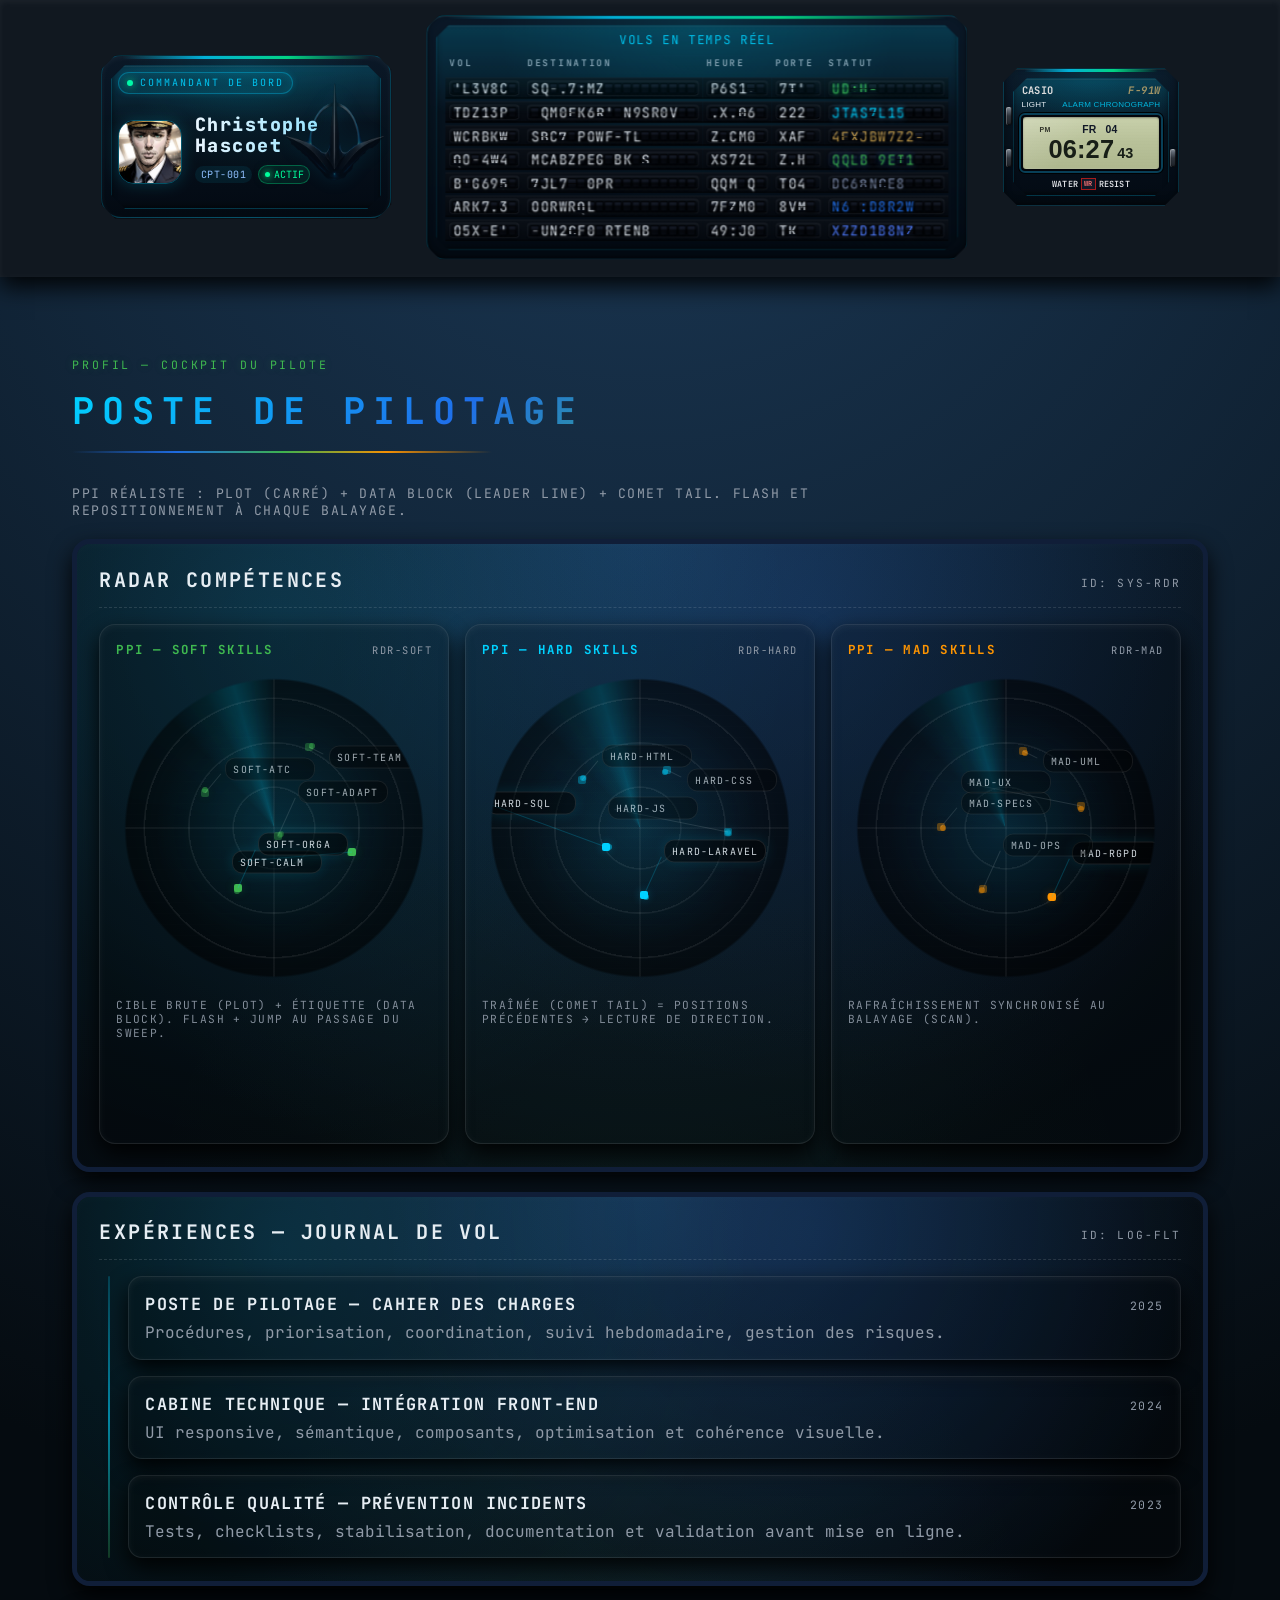
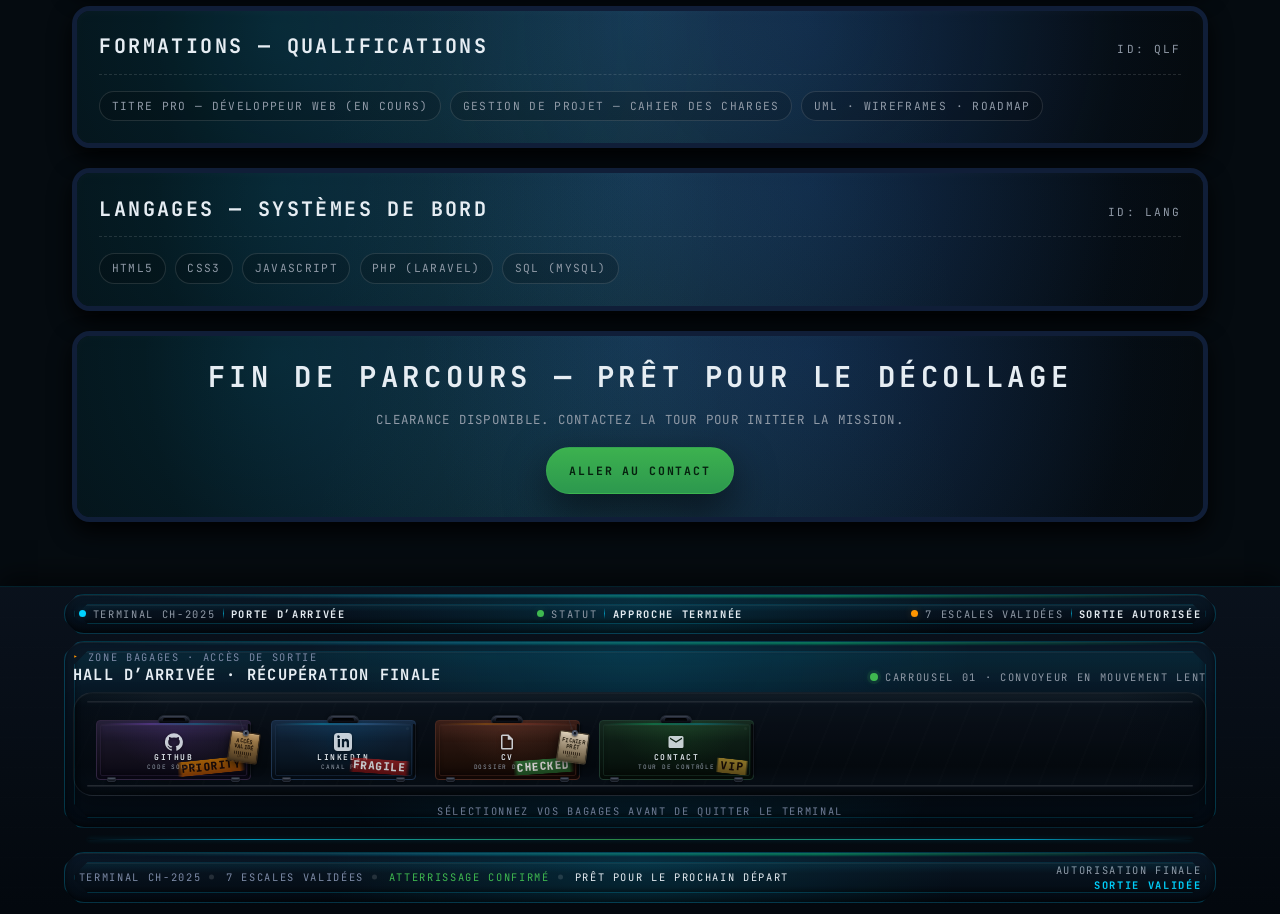
<file: cockpit.html>
<!DOCTYPE html>
<html lang="fr">

<head>
    <meta charset="UTF-8">
    <meta name="viewport" content="width=device-width, initial-scale=1.0">
    <title>Christophe Hascoet — Terminal A56</title>

    <link rel="preconnect" href="https://fonts.googleapis.com">
    <link rel="preconnect" href="https://fonts.gstatic.com" crossorigin>
    <link rel="stylesheet"
        href="https://fonts.googleapis.com/css2?family=Oswald:wght@400;500;600&family=Inter:wght@400;500;600;700&family=JetBrains+Mono:wght@400;700&display=swap">
   


    <link rel="stylesheet" href="./asset/css/style.css">
    <link rel="stylesheet" href="./asset/css/cockpit.css">
    <link rel="stylesheet" href="./asset/css/footer.css">

</head>

<body>

    <!-- ═══ HEADER — Flight Strip ═══ -->
    <header class="header">
        <div class="header__inner container">
            <!-- PILOTE -->
            <article class="pilot-card" aria-labelledby="pilot-heading">
                <span class="pilot-card__role">Commandant de bord</span>

                <div class="pilot-card__main">
                    <img src="./asset/images/pilote christophehascoet3.png"
                        alt="Portrait professionnel de Christophe Hascoet" class="pilot-card__avatar">

                    <div class="pilot-card__info">
                        <h2 id="pilot-heading" class="pilot-card__name">Christophe Hascoet</h2>
                        <div class="pilot-card__meta">
                            <span class="pilot-card__id">CPT-001</span>
                            <span class="pilot-card__status">
                                <span class="pilot-card__dot" aria-hidden="true"></span>ACTIF
                            </span>
                        </div>
                    </div>
                </div>
                <figure class="pilot-card__logo">
                    <img src="./asset/images/logo5.PNG" alt="Logo">
                </figure>
            </article>

            <!-- TABLEAU -->
            <section class="flight-board" aria-label="Tableau des vols en temps réel">
                <table class="flight-table">
                    <caption>Vols en temps réel</caption>
                    <thead>
                        <tr>
                            <th scope="col">VOL</th>
                            <th scope="col">DESTINATION</th>
                            <th scope="col">HEURE</th>
                            <th scope="col">PORTE</th>
                            <th scope="col">STATUT</th>
                        </tr>
                    </thead>
                    <tbody id="flight-body"></tbody>
                </table>
            </section>

            <!-- CASIO -->
            <aside class="casio" aria-label="Horloge de bord">
                <div class="casio__body">
                    <div class="casio__header">
                        <span class="casio__brand">CASIO</span>
                        <span class="casio__model">F-91W</span>
                    </div>
                    <div class="casio__function-bar">
                        <span class="casio__light">LIGHT</span>
                        <span class="casio__alarm">ALARM CHRONOGRAPH</span>
                    </div>
                    <div class="casio__screen-border">
                        <div class="casio__screen">
                            <div class="casio__top">
                                <div class="casio__icons" aria-hidden="true">
                                    <span class="fa-solid fa-signal casio__icon-bars"></span>
                                    <span class="fa-solid fa-bell casio__icon-bell"></span>
                                    <span id="casio-ampm" class="casio__ampm">PM</span>
                                </div>
                                <p class="casio__date" aria-hidden="true">
                                    <span id="casio-day">SA</span>
                                    <span id="casio-date">31</span>
                                </p>
                            </div>
                            <p class="casio__time" aria-hidden="true">
                                <time id="casio-time" datetime="00:00">11:04</time>
                                <span id="casio-seconds" class="casio__seconds">33</span>
                            </p>
                            <span id="casio-sr-time" class="casio__sr-time" aria-live="polite"></span>
                        </div>
                    </div>
                    <p class="casio__footer" aria-hidden="true">
                        <span>WATER</span>
                        <span class="casio__wr">WR</span>
                        <span>RESIST</span>
                    </p>
                    <span class="casio__btn casio__btn--lt" aria-hidden="true"></span>
                    <span class="casio__btn casio__btn--lb" aria-hidden="true"></span>
                    <span class="casio__btn casio__btn--rb" aria-hidden="true"></span>
                </div>
            </aside>
        </div>
    </header>
    <!-- ═══ MAIN  ═══ -->

    <main>
        <header>
            <p class="kicker">PROFIL — COCKPIT DU PILOTE</p>
            <h1>POSTE DE PILOTAGE</h1>
            <div class="rule" aria-hidden="true"></div>
            <p class="sub">PPI réaliste : plot (carré) + data block (leader line) + comet tail. Flash et
                repositionnement à
                chaque balayage.</p>
        </header>

        <section class="block" aria-label="Radar compétences" data-reveal>
            <header class="blockhead">
                <h2>RADAR COMPÉTENCES</h2>
                <p>ID: SYS-RDR</p>
            </header>

            <section class="grid radars" aria-label="Trois radars PPI">
                <!-- SOFT -->
                <article class="radar soft" aria-label="Radar soft skills">
                    <header>
                        <h3 class="soft">PPI — SOFT SKILLS</h3><small>RDR-SOFT</small>
                    </header>

                    <section class="scope" data-scope aria-hidden="true">
                        <div class="trail"></div>
                        <div class="sweep"></div>

                        <!-- Targets -->
                        <div class="target" data-id="SOFT-ATC" data-x="28" data-y="38"></div>
                        <div class="target" data-id="SOFT-TEAM" data-x="62" data-y="24"></div>
                        <div class="target" data-id="SOFT-CALM" data-x="74" data-y="58"></div>
                        <div class="target" data-id="SOFT-ORGA" data-x="38" data-y="70"></div>
                        <div class="target" data-id="SOFT-ADAPT" data-x="52" data-y="52"></div>
                    </section>

                    <p class="hint">Cible brute (plot) + étiquette (data block). Flash + jump au passage du sweep.</p>
                </article>

                <!-- HARD -->
                <article class="radar hard" aria-label="Radar hard skills">
                    <header>
                        <h3 class="hard">PPI — HARD SKILLS</h3><small>RDR-HARD</small>
                    </header>

                    <section class="scope" data-scope aria-hidden="true">
                        <div class="trail"></div>
                        <div class="sweep"></div>
                        <div class="target" data-id="HARD-HTML" data-x="32" data-y="34"></div>
                        <div class="target" data-id="HARD-CSS" data-x="58" data-y="32"></div>
                        <div class="target" data-id="HARD-JS" data-x="78" data-y="52"></div>
                        <div class="target" data-id="HARD-LARAVEL" data-x="52" data-y="72"></div>
                        <div class="target" data-id="HARD-SQL" data-x="40" data-y="56"></div>
                    </section>

                    <p class="hint">Traînée (comet tail) = positions précédentes → lecture de direction.</p>
                </article>

                <!-- MAD -->
                <article class="radar mad" aria-label="Radar mad skills">
                    <header>
                        <h3 class="mad">PPI — MAD SKILLS</h3><small>RDR-MAD</small>
                    </header>

                    <section class="scope" data-scope aria-hidden="true">
                        <div class="trail"></div>
                        <div class="sweep"></div>
                        <div class="target" data-id="MAD-SPECS" data-x="30" data-y="50"></div>
                        <div class="target" data-id="MAD-UML" data-x="56" data-y="26"></div>
                        <div class="target" data-id="MAD-UX" data-x="74" data-y="44"></div>
                        <div class="target" data-id="MAD-RGPD" data-x="64" data-y="72"></div>
                        <div class="target" data-id="MAD-OPS" data-x="42" data-y="70"></div>
                    </section>

                    <p class="hint">Rafraîchissement synchronisé au balayage (scan).</p>
                </article>
            </section>
        </section>

        <section class="block" aria-label="Expériences" data-reveal>
            <header class="blockhead">
                <h2>EXPÉRIENCES — JOURNAL DE VOL</h2>
                <p>ID: LOG-FLT</p>
            </header>
            <section class="timeline" aria-label="Timeline expériences">
                <article class="milestone" data-reveal>
                    <header>
                        <h3>Poste de pilotage — Cahier des charges</h3><time datetime="2025-01">2025</time>
                    </header>
                    <p>Procédures, priorisation, coordination, suivi hebdomadaire, gestion des risques.</p>
                </article>
                <article class="milestone" data-reveal>
                    <header>
                        <h3>Cabine technique — Intégration front-end</h3><time datetime="2024-01">2024</time>
                    </header>
                    <p>UI responsive, sémantique, composants, optimisation et cohérence visuelle.</p>
                </article>
                <article class="milestone" data-reveal>
                    <header>
                        <h3>Contrôle qualité — Prévention incidents</h3><time datetime="2023-01">2023</time>
                    </header>
                    <p>Tests, checklists, stabilisation, documentation et validation avant mise en ligne.</p>
                </article>
            </section>
        </section>

        <section class="block" aria-label="Formations" data-reveal>
            <header class="blockhead">
                <h2>FORMATIONS — QUALIFICATIONS</h2>
                <p>ID: QLF</p>
            </header>
            <ul class="chiplist">
                <li class="chip">Titre pro — Développeur Web (en cours)</li>
                <li class="chip">Gestion de projet — Cahier des charges</li>
                <li class="chip">UML · Wireframes · Roadmap</li>
            </ul>
        </section>

        <section class="block" aria-label="Langages" data-reveal>
            <header class="blockhead">
                <h2>LANGAGES — SYSTÈMES DE BORD</h2>
                <p>ID: LANG</p>
            </header>
            <ul class="chiplist">
                <li class="chip">HTML5</li>
                <li class="chip">CSS3</li>
                <li class="chip">JavaScript</li>
                <li class="chip">PHP (Laravel)</li>
                <li class="chip">SQL (MySQL)</li>
            </ul>
        </section>

        <section class="block end" aria-label="Fin de parcours" data-reveal>
            <h2>FIN DE PARCOURS — PRÊT POUR LE DÉCOLLAGE</h2>
            <p>Clearance disponible. Contactez la tour pour initier la mission.</p>
            <a class="cta" href="contact.html"><span>ALLER AU CONTACT</span></a>
        </section>
    </main>

    <footer class="claim-footer" role="contentinfo">
        <div class="container claim-footer__layout">

            <!-- 1. TERMINAL STATUS -->
            <section class="airport-panel claim-status" aria-label="Statut du terminal d’arrivée">
                <p class="claim-status__item">
                    <span>TERMINAL CH-2025</span>
                    <i aria-hidden="true"></i>
                    <strong>PORTE D’ARRIVÉE</strong>
                </p>

                <p class="claim-status__item">
                    <span>STATUT</span>
                    <i aria-hidden="true"></i>
                    <strong>APPROCHE TERMINÉE</strong>
                </p>

                <p class="claim-status__item">
                    <span>7 ESCALES VALIDÉES</span>
                    <i aria-hidden="true"></i>
                    <strong>SORTIE AUTORISÉE</strong>
                </p>
            </section>

            <!-- 2. BAGGAGE CLAIM -->
            <section class="airport-panel claim-stage" aria-labelledby="baggageClaimTitle">
                <header class="claim-stage__head">
                    <div class="claim-stage__copy">
                        <p class="claim-stage__eyebrow">Zone bagages · accès de sortie</p>
                        <h2 id="baggageClaimTitle" class="claim-stage__title">
                            Hall d’arrivée · récupération finale
                        </h2>
                    </div>

                    <p class="claim-stage__state">
                        Carrousel 01 · convoyeur en mouvement lent
                    </p>
                </header>

                <div class="claim-belt-shell">
                    <nav class="claim-belt claim-belt-track" aria-label="Points d’accès finaux">

                        <!-- BAG 01 — GITHUB -->
                        <a href="https://github.com/ton-profil" target="_blank" rel="noreferrer noopener"
                            class="luggage luggage--lg luggage--github" style="--y:2px;--tilt:-1deg;"
                            aria-label="Bagage GitHub, accès au code source">
                            <span class="luggage__shadow" aria-hidden="true"></span>

                            <div class="luggage__body">
                                <span class="luggage__side" aria-hidden="true"></span>
                                <span class="luggage__handle" aria-hidden="true"></span>
                                <span class="luggage__latch luggage__latch--l" aria-hidden="true"></span>
                                <span class="luggage__latch luggage__latch--r" aria-hidden="true"></span>
                                <span class="luggage__led" aria-hidden="true"></span>
                                <span class="luggage__sticker luggage__sticker--priority"
                                    aria-hidden="true">PRIORITY</span>

                                <div class="luggage__face">
                                    <svg class="luggage__icon" viewBox="0 0 24 24" width="18" height="18"
                                        aria-hidden="true">
                                        <path fill="currentColor"
                                            d="M12 .3a12 12 0 0 0-3.8 23.4c.6.1.8-.3.8-.6v-2c-3.3.7-4-1.6-4-1.6-.6-1.4-1.4-1.8-1.4-1.8-1-.7.1-.7.1-.7 1.2 0 1.9 1.2 1.9 1.2 1 1.8 2.8 1.3 3.5 1 0-.8.4-1.3.7-1.6-2.7-.3-5.5-1.3-5.5-6 0-1.2.5-2.3 1.3-3.1-.2-.4-.6-1.6 0-3.2 0 0 1-.3 3.4 1.2a11.5 11.5 0 0 1 6 0c2.3-1.5 3.3-1.2 3.3-1.2.7 1.6.2 2.8.1 3.2.9.8 1.3 1.9 1.3 3.1 0 4.6-2.8 5.6-5.5 5.9.5.4.9 1 .9 2.2v3.3c0 .3.1.7.8.6A12 12 0 0 0 12 .3" />
                                    </svg>
                                    <h3 class="luggage__title">GITHUB</h3>
                                    <p class="luggage__desc">Code source</p>
                                </div>
                            </div>

                            <svg class="luggage__string" viewBox="0 0 50 70" aria-hidden="true">
                                <path d="M 25 4 Q 30 22, 40 42" stroke="#3a4254" stroke-width="1" fill="none"
                                    stroke-linecap="round" />
                            </svg>

                            <div class="luggage__tag">
                                <span class="luggage__tag-ring" aria-hidden="true"></span>
                                <strong>ACCÈS<br>VALIDÉ</strong>
                                <span class="luggage__tag-bar" aria-hidden="true"></span>
                                <span class="luggage__tag-code">CH-01</span>
                            </div>
                        </a>

                        <!-- BAG 02 — LINKEDIN -->
                        <a href="https://www.linkedin.com/in/ton-profil" target="_blank" rel="noreferrer noopener"
                            class="luggage luggage--md luggage--linkedin" style="--y:-4px;--tilt:1.2deg;"
                            aria-label="Bagage LinkedIn, canal professionnel ouvert">
                            <span class="luggage__shadow" aria-hidden="true"></span>

                            <div class="luggage__body">
                                <span class="luggage__side" aria-hidden="true"></span>
                                <span class="luggage__handle" aria-hidden="true"></span>
                                <span class="luggage__latch luggage__latch--l" aria-hidden="true"></span>
                                <span class="luggage__latch luggage__latch--r" aria-hidden="true"></span>
                                <span class="luggage__led" aria-hidden="true"></span>
                                <span class="luggage__sticker luggage__sticker--fragile"
                                    aria-hidden="true">FRAGILE</span>

                                <div class="luggage__face">
                                    <svg class="luggage__icon" viewBox="0 0 24 24" width="18" height="18"
                                        aria-hidden="true">
                                        <path fill="currentColor"
                                            d="M19 0H5a5 5 0 0 0-5 5v14a5 5 0 0 0 5 5h14a5 5 0 0 0 5-5V5a5 5 0 0 0-5-5zM8 19H5V8h3v11zM6.5 6.7a1.8 1.8 0 1 1 0-3.5 1.8 1.8 0 0 1 0 3.5zM20 19h-3v-5.6c0-1.4-.5-2.3-1.7-2.3-1 0-1.5.6-1.7 1.3-.1.2-.1.6-.1.9V19h-3V8h3v1.3c.4-.7 1.2-1.6 2.9-1.6 2.1 0 3.6 1.4 3.6 4.3V19z" />
                                    </svg>
                                    <h3 class="luggage__title">LINKEDIN</h3>
                                    <p class="luggage__desc">Canal pro</p>
                                </div>
                            </div>
                        </a>

                        <!-- BAG 03 — CV -->
                        <a href="/docs/cv.pdf" download class="luggage luggage--md luggage--cv"
                            style="--y:1px;--tilt:-0.8deg;" aria-label="Dossier de vol, CV prêt au téléchargement">
                            <span class="luggage__shadow" aria-hidden="true"></span>

                            <div class="luggage__body">
                                <span class="luggage__side" aria-hidden="true"></span>
                                <span class="luggage__handle" aria-hidden="true"></span>
                                <span class="luggage__latch luggage__latch--l" aria-hidden="true"></span>
                                <span class="luggage__latch luggage__latch--r" aria-hidden="true"></span>
                                <span class="luggage__led" aria-hidden="true"></span>
                                <span class="luggage__sticker luggage__sticker--checked"
                                    aria-hidden="true">CHECKED</span>

                                <div class="luggage__face">
                                    <svg class="luggage__icon" viewBox="0 0 24 24" width="18" height="18"
                                        aria-hidden="true">
                                        <path fill="currentColor"
                                            d="M14 2H6a2 2 0 0 0-2 2v16a2 2 0 0 0 2 2h12a2 2 0 0 0 2-2V8l-6-6zm4 18H6V4h7v5h5v11z" />
                                    </svg>
                                    <h3 class="luggage__title">CV</h3>
                                    <p class="luggage__desc">Dossier de vol</p>
                                </div>
                            </div>

                            <svg class="luggage__string" viewBox="0 0 50 70" aria-hidden="true">
                                <path d="M 25 4 Q 30 22, 40 42" stroke="#3a4254" stroke-width="1" fill="none"
                                    stroke-linecap="round" />
                            </svg>

                            <div class="luggage__tag">
                                <span class="luggage__tag-ring" aria-hidden="true"></span>
                                <strong>FICHIER<br>PRÊT</strong>
                                <span class="luggage__tag-bar" aria-hidden="true"></span>
                                <span class="luggage__tag-code">CH-03</span>
                            </div>
                        </a>

                        <!-- BAG 04 — CONTACT -->
                        <a href="mailto:contact@tonsite.com" class="luggage luggage--lg luggage--contact"
                            style="--y:-2px;--tilt:0.7deg;" aria-label="Bagage contact, transmission finale prête">
                            <span class="luggage__shadow" aria-hidden="true"></span>

                            <div class="luggage__body">
                                <span class="luggage__side" aria-hidden="true"></span>
                                <span class="luggage__handle" aria-hidden="true"></span>
                                <span class="luggage__latch luggage__latch--l" aria-hidden="true"></span>
                                <span class="luggage__latch luggage__latch--r" aria-hidden="true"></span>
                                <span class="luggage__led" aria-hidden="true"></span>
                                <span class="luggage__sticker luggage__sticker--vip" aria-hidden="true">VIP</span>

                                <div class="luggage__face">
                                    <svg class="luggage__icon" viewBox="0 0 24 24" width="18" height="18"
                                        aria-hidden="true">
                                        <path fill="currentColor"
                                            d="M20 4H4a2 2 0 0 0-2 2v12a2 2 0 0 0 2 2h16a2 2 0 0 0 2-2V6a2 2 0 0 0-2-2zm0 4l-8 5-8-5V6l8 5 8-5v2z" />
                                    </svg>
                                    <h3 class="luggage__title">CONTACT</h3>
                                    <p class="luggage__desc">Tour de contrôle</p>
                                </div>
                            </div>
                        </a>

                    </nav>
                </div>

                <p class="claim-stage__hint">
                    Sélectionnez vos bagages avant de quitter le terminal
                </p>
            </section>

            <!-- 3. SCAN LINE -->
            <div class="claim-scan" aria-hidden="true"></div>

            <!-- 4. FLIGHT SUMMARY -->
            <section class="airport-panel claim-summary" aria-label="Résumé final du trajet">
                <p class="claim-summary__route">
                    <span>Terminal CH-2025</span>
                    <span>7 escales validées</span>
                    <span>Atterrissage confirmé</span>
                    <span>Prêt pour le prochain départ</span>
                </p>

                <div class="claim-summary__side">
                    <span>Autorisation finale</span>
                    <strong>Sortie validée</strong>
                </div>
            </section>

        </div>
    </footer>

    <script src="https://cdnjs.cloudflare.com/ajax/libs/gsap/3.12.2/gsap.min.js"></script>
    <script src="./asset/js/main.js"></script>
    <script src="./asset/js/cockpit.js"></script>
</body>

</html>
</file>
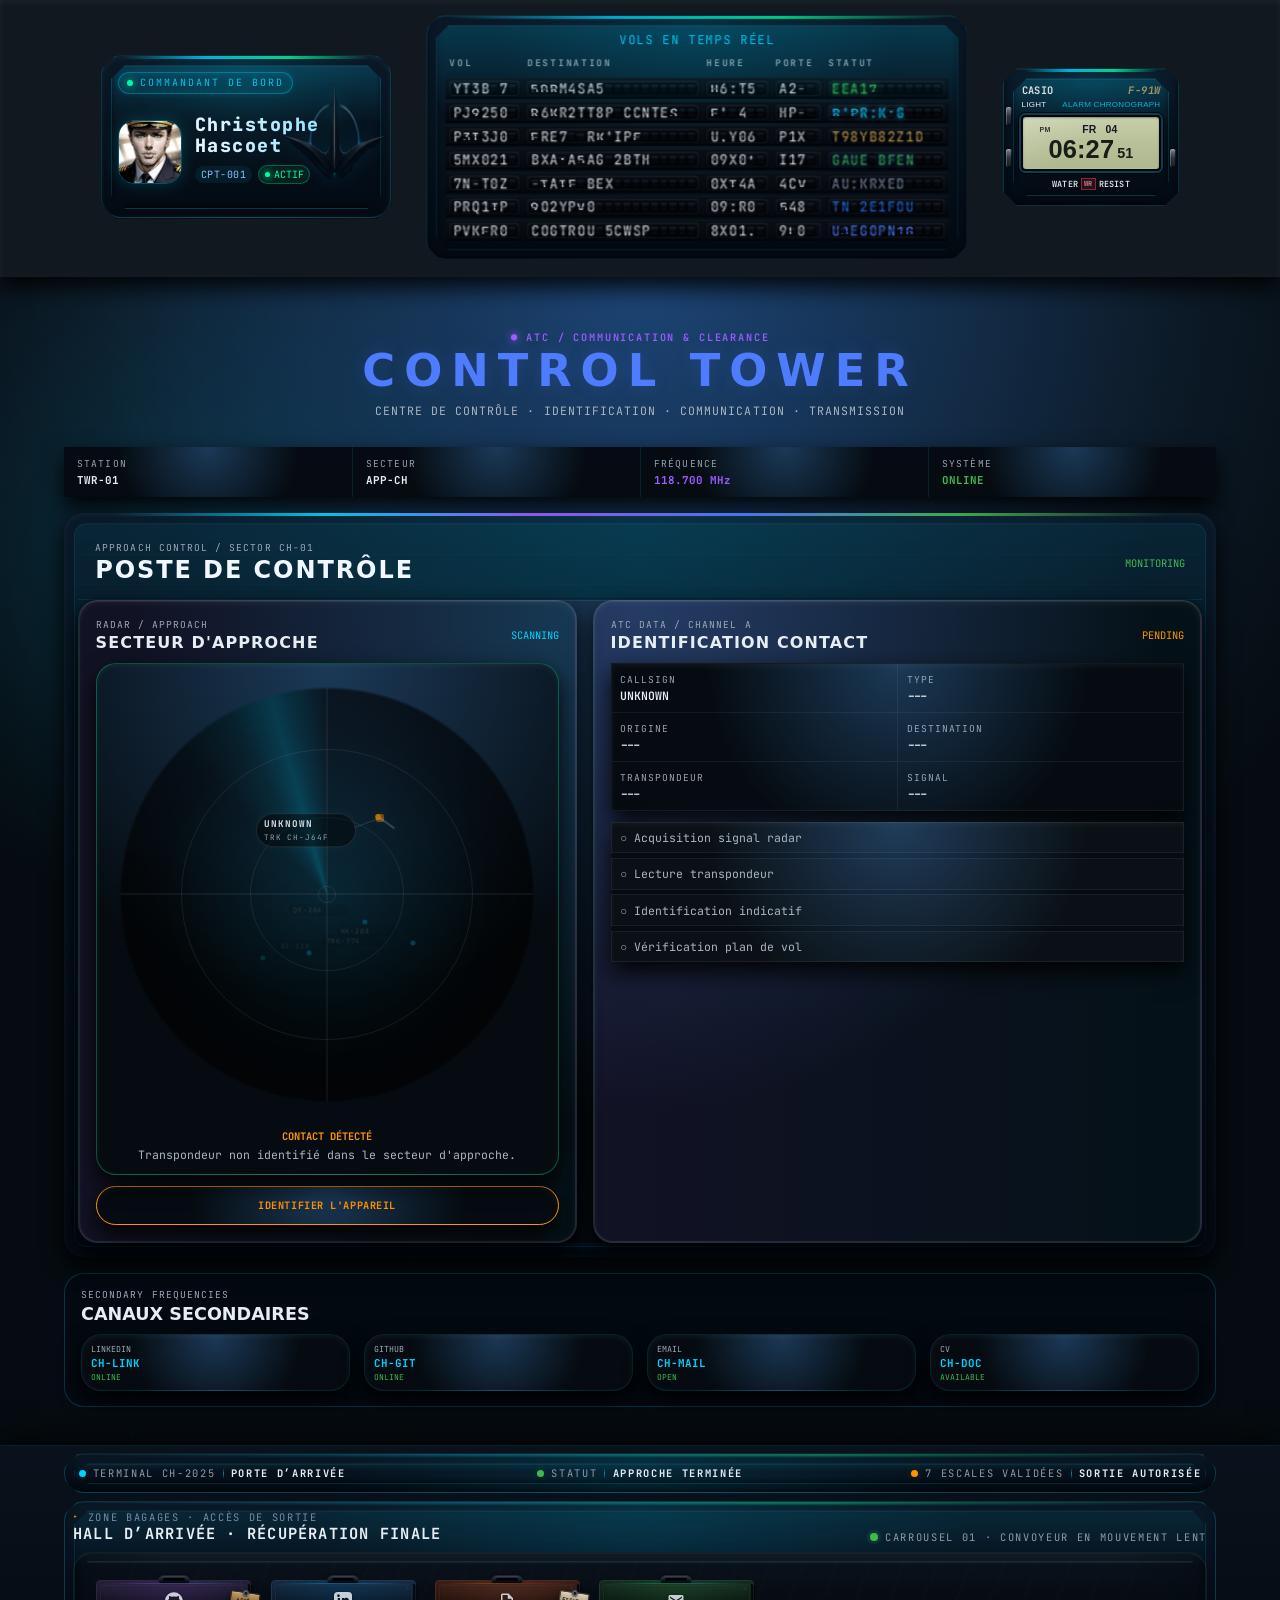
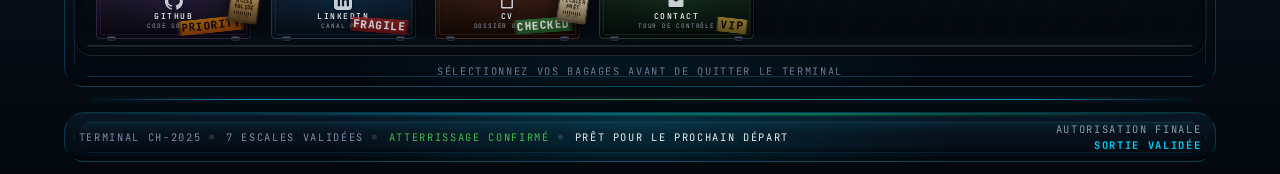
<file: control-tower.html>
<!DOCTYPE html>
<html lang="fr">

<head>
  <meta charset="UTF-8">
  <meta name="viewport" content="width=device-width, initial-scale=1.0">
  <title>Christophe Hascoet — Terminal A56</title>

  <link rel="preconnect" href="https://fonts.googleapis.com">
  <link rel="preconnect" href="https://fonts.gstatic.com" crossorigin>
  <link rel="stylesheet"
    href="https://fonts.googleapis.com/css2?family=Oswald:wght@400;500;600&family=Inter:wght@400;500;600;700&family=JetBrains+Mono:wght@400;700&display=swap">



  <link rel="stylesheet" href="./asset/css/style.css">
  <link rel="stylesheet" href="./asset/css/control-tower.css">
  <link rel="stylesheet" href="./asset/css/footer.css">



</head>

<body>

  <!-- ═══ HEADER — Flight Strip ═══ -->
  <header class="header">
    <div class="header__inner container">
      <!-- PILOTE -->
      <article class="pilot-card" aria-labelledby="pilot-heading">
        <span class="pilot-card__role">Commandant de bord</span>

        <div class="pilot-card__main">
          <img src="./asset/images/pilote christophehascoet3.png" alt="Portrait professionnel de Christophe Hascoet"
            class="pilot-card__avatar">

          <div class="pilot-card__info">
            <h2 id="pilot-heading" class="pilot-card__name">Christophe Hascoet</h2>
            <div class="pilot-card__meta">
              <span class="pilot-card__id">CPT-001</span>
              <span class="pilot-card__status">
                <span class="pilot-card__dot" aria-hidden="true"></span>ACTIF
              </span>
            </div>
          </div>
        </div>
        <figure class="pilot-card__logo">
          <img src="./asset/images/logo5.PNG" alt="Logo">
        </figure>
      </article>

      <!-- TABLEAU -->
      <section class="flight-board" aria-label="Tableau des vols en temps réel">
        <table class="flight-table">
          <caption>Vols en temps réel</caption>
          <thead>
            <tr>
              <th scope="col">VOL</th>
              <th scope="col">DESTINATION</th>
              <th scope="col">HEURE</th>
              <th scope="col">PORTE</th>
              <th scope="col">STATUT</th>
            </tr>
          </thead>
          <tbody id="flight-body"></tbody>
        </table>
      </section>

      <!-- CASIO -->
      <aside class="casio" aria-label="Horloge de bord">
        <div class="casio__body">
          <div class="casio__header">
            <span class="casio__brand">CASIO</span>
            <span class="casio__model">F-91W</span>
          </div>
          <div class="casio__function-bar">
            <span class="casio__light">LIGHT</span>
            <span class="casio__alarm">ALARM CHRONOGRAPH</span>
          </div>
          <div class="casio__screen-border">
            <div class="casio__screen">
              <div class="casio__top">
                <div class="casio__icons" aria-hidden="true">
                  <span class="fa-solid fa-signal casio__icon-bars"></span>
                  <span class="fa-solid fa-bell casio__icon-bell"></span>
                  <span id="casio-ampm" class="casio__ampm">PM</span>
                </div>
                <p class="casio__date" aria-hidden="true">
                  <span id="casio-day">SA</span>
                  <span id="casio-date">31</span>
                </p>
              </div>
              <p class="casio__time" aria-hidden="true">
                <time id="casio-time" datetime="00:00">11:04</time>
                <span id="casio-seconds" class="casio__seconds">33</span>
              </p>
              <span id="casio-sr-time" class="casio__sr-time" aria-live="polite"></span>
            </div>
          </div>
          <p class="casio__footer" aria-hidden="true">
            <span>WATER</span>
            <span class="casio__wr">WR</span>
            <span>RESIST</span>
          </p>
          <span class="casio__btn casio__btn--lt" aria-hidden="true"></span>
          <span class="casio__btn casio__btn--lb" aria-hidden="true"></span>
          <span class="casio__btn casio__btn--rb" aria-hidden="true"></span>
        </div>
      </aside>
    </div>
  </header>

  <!-- ═══ MAIN  ═══ -->
  <main id="main-content" class="tower-main">

    <section class="tower container" aria-labelledby="tower-title">

      <!-- ═══════════════════════════════════════════════════
         HERO
    ═══════════════════════════════════════════════════ -->

      <header class="tower-hero">

        <p class="tower-hero__eyebrow">
          <span aria-hidden="true">●</span>
          ATC / Communication & Clearance
        </p>

        <h1 id="tower-title">
          CONTROL TOWER
        </h1>

        <p class="tower-hero__subtitle">
          Centre de contrôle · Identification · Communication · Transmission
        </p>

      </header>


      <!-- ═══════════════════════════════════════════════════
         ÉTAT DE LA TOUR
    ═══════════════════════════════════════════════════ -->

      <section class="tower-system" aria-labelledby="tower-system-title">

        <h2 id="tower-system-title" class="sr-only">
          État de la tour de contrôle
        </h2>

        <dl>

          <div>
            <dt>STATION</dt>
            <dd>TWR-01</dd>
          </div>

          <div>
            <dt>SECTEUR</dt>
            <dd>APP-CH</dd>
          </div>

          <div>
            <dt>FRÉQUENCE</dt>
            <dd class="tower-system__frequency">
              118.700 MHz
            </dd>
          </div>

          <div>
            <dt>SYSTÈME</dt>
            <dd class="tower-system__online">
              ONLINE
            </dd>
          </div>

        </dl>

      </section>


      <!-- ═══════════════════════════════════════════════════
         POSTE ATC
    ═══════════════════════════════════════════════════ -->

      <section class="atc" aria-labelledby="atc-title">

        <header class="atc__header">

          <div>
            <p>
              APPROACH CONTROL / SECTOR CH-01
            </p>

            <h2 id="atc-title">
              Poste de contrôle
            </h2>
          </div>

          <output class="atc__global-status" data-atc-global-status>
            MONITORING
          </output>

        </header>


        <div class="atc__workspace">


          <!-- ═══════════════════════════════════════════════
             RADAR
        ═══════════════════════════════════════════════ -->

          <section class="radar" aria-labelledby="radar-title">

            <header class="radar__header">

              <div>
                <p>RADAR / APPROACH</p>

                <h3 id="radar-title">
                  Secteur d'approche
                </h3>
              </div>

              <span class="radar__status">
                SCANNING
              </span>

            </header>


            <div class="radar__screen" data-radar-screen>

              <div class="radar__scope" data-radar-scope>

                <span class="radar__trail"></span>
                <span class="radar__sweep"></span>

                <span class="radar__ring radar__ring--1"></span>
                <span class="radar__ring radar__ring--2"></span>
                <span class="radar__ring radar__ring--3"></span>

                <span class="radar__axis radar__axis--x"></span>
                <span class="radar__axis radar__axis--y"></span>

                <button type="button" class="radar__target" data-radar-target
                  aria-label="Contact radar détecté dans le secteur d'approche">
                  <span class="radar__plot" aria-hidden="true"></span>

                  <span class="radar__taildot radar__taildot--1" aria-hidden="true"></span>
                  <span class="radar__taildot radar__taildot--2" aria-hidden="true"></span>
                  <span class="radar__taildot radar__taildot--3" aria-hidden="true"></span>
                  <span class="radar__taildot radar__taildot--4" aria-hidden="true"></span>

                  <span class="radar__leader" aria-hidden="true"></span>
                  <span class="radar__vector" aria-hidden="true"></span>

                  <span class="radar__target-data">
                    <strong data-radar-callsign>UNKNOWN</strong>
                    <small data-radar-flight>TRK ----</small>
                  </span>
                </button>

              </div>


              <div class="radar__message">

                <strong data-radar-message-title>
                  CONTACT DÉTECTÉ
                </strong>

                <p data-radar-message>
                  Transpondeur non identifié dans le secteur d'approche.
                </p>

              </div>

            </div>


            <button type="button" class="tower-btn tower-btn--primary" data-identify>
              IDENTIFIER L'APPAREIL
            </button>

          </section>


          <!-- ═══════════════════════════════════════════════
             CONSOLE DE CONTRÔLE
        ═══════════════════════════════════════════════ -->

          <section class="control-console" aria-labelledby="control-console-title">

            <header class="control-console__header">

              <div>
                <p>
                  ATC DATA / CHANNEL A
                </p>

                <h3 id="control-console-title">
                  Identification contact
                </h3>
              </div>

              <output class="control-console__status" data-contact-status>
                PENDING
              </output>

            </header>


            <!-- Identité -->

            <dl class="contact-data">

              <div>
                <dt>CALLSIGN</dt>
                <dd data-contact-callsign>UNKNOWN</dd>
              </div>

              <div>
                <dt>TYPE</dt>
                <dd data-contact-type>---</dd>
              </div>

              <div>
                <dt>ORIGINE</dt>
                <dd data-contact-origin>---</dd>
              </div>

              <div>
                <dt>DESTINATION</dt>
                <dd data-contact-destination>---</dd>
              </div>

              <div>
                <dt>TRANSPONDEUR</dt>
                <dd data-contact-transponder>---</dd>
              </div>

              <div>
                <dt>SIGNAL</dt>
                <dd data-contact-signal>---</dd>
              </div>

            </dl>


            <!-- Journal identification -->

            <ol class="identification-log" aria-label="Procédure d'identification">

              <li data-ident-step="0">
                <span aria-hidden="true">○</span>
                Acquisition signal radar
              </li>

              <li data-ident-step="1">
                <span aria-hidden="true">○</span>
                Lecture transpondeur
              </li>

              <li data-ident-step="2">
                <span aria-hidden="true">○</span>
                Identification indicatif
              </li>

              <li data-ident-step="3">
                <span aria-hidden="true">○</span>
                Vérification plan de vol
              </li>

            </ol>


            <!-- Radio -->

            <section class="radio" data-radio hidden aria-labelledby="radio-title">

              <header class="radio__header">

                <div>
                  <p>COM 1 / ACTIVE</p>

                  <h4 id="radio-title">
                    Liaison radio
                  </h4>
                </div>

                <output data-radio-status>
                  STANDBY
                </output>

              </header>


              <div class="radio__frequencies">

                <div class="radio__frequency radio__frequency--active">
                  <span>ACTIVE</span>
                  <strong>118.700</strong>
                  <small>MHz</small>
                </div>

                <div class="radio__frequency">
                  <span>STANDBY</span>
                  <strong>121.500</strong>
                  <small>MHz</small>
                </div>

              </div>


              <div class="radio__signal">

                <span>SIGNAL</span>

                <meter min="0" max="100" value="92" low="35" high="75" optimum="100">
                  92 %
                </meter>

                <strong>92 %</strong>

              </div>


              <button type="button" class="tower-btn tower-btn--radio" data-establish-contact>
                ÉTABLIR LA LIAISON
              </button>

            </section>

          </section>

        </div>


        <!-- ═══════════════════════════════════════════════════
           COMMUNICATION ÉTABLIE
      ═══════════════════════════════════════════════════ -->

        <section class="atc-message" data-atc-message hidden aria-live="polite">

          <p class="atc-message__source">
            TWR 118.700 → VISITOR-01
          </p>

          <strong>
            CONTACT ÉTABLI
          </strong>

          <p>
            VISITOR-01, ici Tour CH. Vous êtes identifié.
            Transmettez votre demande de clearance.
          </p>

        </section>


        <!-- ═══════════════════════════════════════════════════
           FORMULAIRE / CLEARANCE REQUEST
      ═══════════════════════════════════════════════════ -->

        <section class="clearance" data-clearance hidden aria-labelledby="clearance-title">

          <header class="clearance__header">

            <div>
              <p>
                CLEARANCE DELIVERY / REQUEST
              </p>

              <h2 id="clearance-title">
                Demande de clearance
              </h2>
            </div>

            <span>
              CHANNEL OPEN
            </span>

          </header>


          <form class="clearance-form" data-clearance-form action="https://control-tower-contact.chryseb.workers.dev"
            method="POST">

            <!-- META FORM SUBMIT -->
            <!-- <input type="hidden" name="_subject" value="CONTROL TOWER — Nouvelle transmission">
            <input type="hidden" name="_template" value="table"> -->

            <!-- HONEYPOT -->
            <input type="text" name="_honey" class="form-trap" tabindex="-1" autocomplete="off" aria-hidden="true">

            <!-- Nom -->

            <div class="clearance-form__field">

              <label for="contact-name">
                INDICATIF / NOM
              </label>

              <input id="contact-name" name="name" type="text" autocomplete="name" required minlength="2" maxlength="80"
                placeholder="Votre nom">

              <small data-error-for="contact-name"></small>

            </div>


            <!-- Mail -->

            <div class="clearance-form__field">

              <label for="contact-email">
                ADRESSE DE RETOUR / E-MAIL
              </label>

              <input id="contact-email" name="email" type="email" autocomplete="email" required maxlength="160"
                placeholder="nom@entreprise.com">

              <small data-error-for="contact-email"></small>

            </div>


            <!-- Société -->

            <div class="clearance-form__field">

              <label for="contact-company">
                COMPAGNIE / ORGANISATION
              </label>

              <input id="contact-company" name="company" type="text" autocomplete="organization" maxlength="100"
                placeholder="Optionnel">

            </div>


            <!-- Mission -->

            <fieldset class="clearance-form__mission">

              <legend>
                TYPE DE MISSION
              </legend>

              <label>
                <input type="radio" name="mission" value="Recrutement" required>
                <span>RECRUTEMENT</span>
              </label>

              <label>
                <input type="radio" name="mission" value="Collaboration">
                <span>COLLABORATION</span>
              </label>

              <label>
                <input type="radio" name="mission" value="Freelance">
                <span>FREELANCE</span>
              </label>

              <label>
                <input type="radio" name="mission" value="Autre">
                <span>AUTRE</span>
              </label>

            </fieldset>


            <!-- Objet -->

            <div class="clearance-form__field clearance-form__field--wide">

              <label for="contact-subject">
                OBJET / DESTINATION
              </label>

              <input id="contact-subject" name="subject" type="text" required minlength="3" maxlength="120"
                placeholder="Objet de votre demande">

              <small data-error-for="contact-subject"></small>

            </div>


            <!-- Message -->

            <div class="clearance-form__field clearance-form__field--wide">

              <label for="contact-message">
                TRANSMISSION
              </label>

              <textarea id="contact-message" name="message" required minlength="10" maxlength="1500" rows="6"
                placeholder="Votre message..."></textarea>

              <div class="clearance-form__meta">
                <small data-error-for="contact-message"></small>

                <output data-message-counter>
                  0 / 1500
                </output>
              </div>

            </div>


            <!-- Priorité -->

            <fieldset class="clearance-form__priority">

              <legend>
                PRIORITÉ
              </legend>

              <label>
                <input type="radio" name="priority" value="Standard" checked>
                STANDARD
              </label>

              <label>
                <input type="radio" name="priority" value="Prioritaire">
                PRIORITAIRE
              </label>

            </fieldset>


            <button type="submit" class="tower-btn tower-btn--clearance clearance-form__submit">
              PRÉPARER LA TRANSMISSION
            </button>

          </form>

        </section>


        <!-- ═══════════════════════════════════════════════════
           REVIEW
      ═══════════════════════════════════════════════════ -->

        <section class="clearance-review" data-clearance-review hidden aria-labelledby="review-title">

          <header class="clearance-review__header">

            <div>
              <p>
                CLEARANCE REVIEW / TWR
              </p>

              <h2 id="review-title">
                Vérification avant transmission
              </h2>
            </div>

            <strong>
              READY FOR TRANSMISSION
            </strong>

          </header>


          <dl class="clearance-review__data">

            <div>
              <dt>CALLSIGN</dt>
              <dd data-review-name>---</dd>
            </div>

            <div>
              <dt>CHANNEL</dt>
              <dd data-review-email>---</dd>
            </div>

            <div>
              <dt>COMPAGNIE</dt>
              <dd data-review-company>---</dd>
            </div>

            <div>
              <dt>MISSION</dt>
              <dd data-review-mission>---</dd>
            </div>

            <div>
              <dt>DESTINATION</dt>
              <dd data-review-subject>---</dd>
            </div>

            <div>
              <dt>PRIORITÉ</dt>
              <dd data-review-priority>---</dd>
            </div>

          </dl>


          <article class="clearance-review__message">

            <h3>
              TRANSMISSION
            </h3>

            <p data-review-message></p>

          </article>


          <ul class="clearance-review__check">
            <li>✓ Indicatif renseigné</li>
            <li>✓ Canal de retour valide</li>
            <li>✓ Mission sélectionnée</li>
            <li>✓ Transmission prête</li>
          </ul>


          <div class="clearance-review__actions">

            <button type="button" class="tower-btn" data-edit-clearance>
              ← MODIFIER
            </button>

            <button type="button" class="tower-btn tower-btn--clearance" data-authorize>
              AUTORISER LA TRANSMISSION
            </button>

          </div>

        </section>


        <!-- ═══════════════════════════════════════════════════
           TRANSMISSION
      ═══════════════════════════════════════════════════ -->

        <section class="transmission" data-transmission hidden aria-labelledby="transmission-title">

          <header>

            <p>
              TWR 118.700 / OUTBOUND
            </p>

            <h2 id="transmission-title">
              Transmission en cours
            </h2>

            <strong data-transmission-percent>
              0 %
            </strong>

          </header>


          <div class="transmission__progress" role="progressbar" aria-valuemin="0" aria-valuemax="100" aria-valuenow="0"
            data-transmission-progress>
            <span data-transmission-bar></span>
          </div>


          <ol class="transmission__steps">

            <li data-transmission-step="0">
              <span>○</span>
              Encodage du message
            </li>

            <li data-transmission-step="1">
              <span>○</span>
              Ouverture du canal
            </li>

            <li data-transmission-step="2">
              <span>○</span>
              Transmission
            </li>

            <li data-transmission-step="3">
              <span>○</span>
              Vérification réception
            </li>

          </ol>

        </section>


        <!-- ═══════════════════════════════════════════════════
           FINAL
      ═══════════════════════════════════════════════════ -->

        <section class="clearance-granted" data-clearance-granted hidden aria-labelledby="clearance-granted-title">

          <p class="clearance-granted__code">
            TWR / CLEARANCE
          </p>


          <span class="clearance-granted__icon" aria-hidden="true">
            ✓
          </span>


          <h2 id="clearance-granted-title">
            CLEARANCE GRANTED
          </h2>


          <p class="clearance-granted__lead">
            Transmission reçue. La demande a été remise au pilote.
          </p>


          <dl class="clearance-granted__data">

            <div>
              <dt>TRANSMISSION</dt>
              <dd data-final-id>TWR-0000</dd>
            </div>

            <div>
              <dt>FRÉQUENCE</dt>
              <dd>118.700 MHz</dd>
            </div>

            <div>
              <dt>SIGNAL</dt>
              <dd>100 %</dd>
            </div>

            <div>
              <dt>STATUT</dt>
              <dd>CONTACT ÉTABLI</dd>
            </div>

          </dl>


          <div class="clearance-granted__actions">

            <button type="button" class="tower-btn" data-new-transmission>
              NOUVELLE TRANSMISSION
            </button>

            <a href="index.html" class="tower-btn tower-btn--clearance">
              RETOUR AU TERMINAL
            </a>

          </div>

        </section>


        <!-- ═══════════════════════════════════════════════════
           LIVE REGION
      ═══════════════════════════════════════════════════ -->

        <p class="sr-only" role="status" aria-live="polite" data-tower-live></p>

      </section>


      <!-- ═══════════════════════════════════════════════════
         FRÉQUENCES SECONDAIRES
    ═══════════════════════════════════════════════════ -->

      <aside class="tower-channels" aria-labelledby="channels-title">

        <header>
          <p>SECONDARY FREQUENCIES</p>

          <h2 id="channels-title">
            Canaux secondaires
          </h2>
        </header>


        <nav aria-label="Liens de communication secondaires">

          <a href="https://www.linkedin.com/in/ton-profil" target="_blank" rel="noopener noreferrer">
            <span>LINKEDIN</span>
            <strong>CH-LINK</strong>
            <small>ONLINE</small>
          </a>

          <a href="https://github.com/ton-profil" target="_blank" rel="noopener noreferrer">
            <span>GITHUB</span>
            <strong>CH-GIT</strong>
            <small>ONLINE</small>
          </a>

          <a href="mailto:contact@tonsite.com">
            <span>EMAIL</span>
            <strong>CH-MAIL</strong>
            <small>OPEN</small>
          </a>

          <a href="./docs/cv.pdf" download>
            <span>CV</span>
            <strong>CH-DOC</strong>
            <small>AVAILABLE</small>
          </a>

        </nav>

      </aside>

    </section>

  </main>


  <footer class="claim-footer" role="contentinfo">
    <div class="container claim-footer__layout">

      <!-- 1. TERMINAL STATUS -->
      <section class="airport-panel claim-status" aria-label="Statut du terminal d’arrivée">
        <p class="claim-status__item">
          <span>TERMINAL CH-2025</span>
          <i aria-hidden="true"></i>
          <strong>PORTE D’ARRIVÉE</strong>
        </p>

        <p class="claim-status__item">
          <span>STATUT</span>
          <i aria-hidden="true"></i>
          <strong>APPROCHE TERMINÉE</strong>
        </p>

        <p class="claim-status__item">
          <span>7 ESCALES VALIDÉES</span>
          <i aria-hidden="true"></i>
          <strong>SORTIE AUTORISÉE</strong>
        </p>
      </section>

      <!-- 2. BAGGAGE CLAIM -->
      <section class="airport-panel claim-stage" aria-labelledby="baggageClaimTitle">
        <header class="claim-stage__head">
          <div class="claim-stage__copy">
            <p class="claim-stage__eyebrow">Zone bagages · accès de sortie</p>
            <h2 id="baggageClaimTitle" class="claim-stage__title">
              Hall d’arrivée · récupération finale
            </h2>
          </div>

          <p class="claim-stage__state">
            Carrousel 01 · convoyeur en mouvement lent
          </p>
        </header>

        <div class="claim-belt-shell">
          <nav class="claim-belt claim-belt-track" aria-label="Points d’accès finaux">

            <!-- BAG 01 — GITHUB -->
            <a href="https://github.com/ton-profil" target="_blank" rel="noreferrer noopener"
              class="luggage luggage--lg luggage--github" style="--y:2px;--tilt:-1deg;"
              aria-label="Bagage GitHub, accès au code source">
              <span class="luggage__shadow" aria-hidden="true"></span>

              <div class="luggage__body">
                <span class="luggage__side" aria-hidden="true"></span>
                <span class="luggage__handle" aria-hidden="true"></span>
                <span class="luggage__latch luggage__latch--l" aria-hidden="true"></span>
                <span class="luggage__latch luggage__latch--r" aria-hidden="true"></span>
                <span class="luggage__led" aria-hidden="true"></span>
                <span class="luggage__sticker luggage__sticker--priority" aria-hidden="true">PRIORITY</span>

                <div class="luggage__face">
                  <svg class="luggage__icon" viewBox="0 0 24 24" width="18" height="18" aria-hidden="true">
                    <path fill="currentColor"
                      d="M12 .3a12 12 0 0 0-3.8 23.4c.6.1.8-.3.8-.6v-2c-3.3.7-4-1.6-4-1.6-.6-1.4-1.4-1.8-1.4-1.8-1-.7.1-.7.1-.7 1.2 0 1.9 1.2 1.9 1.2 1 1.8 2.8 1.3 3.5 1 0-.8.4-1.3.7-1.6-2.7-.3-5.5-1.3-5.5-6 0-1.2.5-2.3 1.3-3.1-.2-.4-.6-1.6 0-3.2 0 0 1-.3 3.4 1.2a11.5 11.5 0 0 1 6 0c2.3-1.5 3.3-1.2 3.3-1.2.7 1.6.2 2.8.1 3.2.9.8 1.3 1.9 1.3 3.1 0 4.6-2.8 5.6-5.5 5.9.5.4.9 1 .9 2.2v3.3c0 .3.1.7.8.6A12 12 0 0 0 12 .3" />
                  </svg>
                  <h3 class="luggage__title">GITHUB</h3>
                  <p class="luggage__desc">Code source</p>
                </div>
              </div>

              <svg class="luggage__string" viewBox="0 0 50 70" aria-hidden="true">
                <path d="M 25 4 Q 30 22, 40 42" stroke="#3a4254" stroke-width="1" fill="none" stroke-linecap="round" />
              </svg>

              <div class="luggage__tag">
                <span class="luggage__tag-ring" aria-hidden="true"></span>
                <strong>ACCÈS<br>VALIDÉ</strong>
                <span class="luggage__tag-bar" aria-hidden="true"></span>
                <span class="luggage__tag-code">CH-01</span>
              </div>
            </a>

            <!-- BAG 02 — LINKEDIN -->
            <a href="https://www.linkedin.com/in/ton-profil" target="_blank" rel="noreferrer noopener"
              class="luggage luggage--md luggage--linkedin" style="--y:-4px;--tilt:1.2deg;"
              aria-label="Bagage LinkedIn, canal professionnel ouvert">
              <span class="luggage__shadow" aria-hidden="true"></span>

              <div class="luggage__body">
                <span class="luggage__side" aria-hidden="true"></span>
                <span class="luggage__handle" aria-hidden="true"></span>
                <span class="luggage__latch luggage__latch--l" aria-hidden="true"></span>
                <span class="luggage__latch luggage__latch--r" aria-hidden="true"></span>
                <span class="luggage__led" aria-hidden="true"></span>
                <span class="luggage__sticker luggage__sticker--fragile" aria-hidden="true">FRAGILE</span>

                <div class="luggage__face">
                  <svg class="luggage__icon" viewBox="0 0 24 24" width="18" height="18" aria-hidden="true">
                    <path fill="currentColor"
                      d="M19 0H5a5 5 0 0 0-5 5v14a5 5 0 0 0 5 5h14a5 5 0 0 0 5-5V5a5 5 0 0 0-5-5zM8 19H5V8h3v11zM6.5 6.7a1.8 1.8 0 1 1 0-3.5 1.8 1.8 0 0 1 0 3.5zM20 19h-3v-5.6c0-1.4-.5-2.3-1.7-2.3-1 0-1.5.6-1.7 1.3-.1.2-.1.6-.1.9V19h-3V8h3v1.3c.4-.7 1.2-1.6 2.9-1.6 2.1 0 3.6 1.4 3.6 4.3V19z" />
                  </svg>
                  <h3 class="luggage__title">LINKEDIN</h3>
                  <p class="luggage__desc">Canal pro</p>
                </div>
              </div>
            </a>

            <!-- BAG 03 — CV -->
            <a href="/docs/cv.pdf" download class="luggage luggage--md luggage--cv" style="--y:1px;--tilt:-0.8deg;"
              aria-label="Dossier de vol, CV prêt au téléchargement">
              <span class="luggage__shadow" aria-hidden="true"></span>

              <div class="luggage__body">
                <span class="luggage__side" aria-hidden="true"></span>
                <span class="luggage__handle" aria-hidden="true"></span>
                <span class="luggage__latch luggage__latch--l" aria-hidden="true"></span>
                <span class="luggage__latch luggage__latch--r" aria-hidden="true"></span>
                <span class="luggage__led" aria-hidden="true"></span>
                <span class="luggage__sticker luggage__sticker--checked" aria-hidden="true">CHECKED</span>

                <div class="luggage__face">
                  <svg class="luggage__icon" viewBox="0 0 24 24" width="18" height="18" aria-hidden="true">
                    <path fill="currentColor"
                      d="M14 2H6a2 2 0 0 0-2 2v16a2 2 0 0 0 2 2h12a2 2 0 0 0 2-2V8l-6-6zm4 18H6V4h7v5h5v11z" />
                  </svg>
                  <h3 class="luggage__title">CV</h3>
                  <p class="luggage__desc">Dossier de vol</p>
                </div>
              </div>

              <svg class="luggage__string" viewBox="0 0 50 70" aria-hidden="true">
                <path d="M 25 4 Q 30 22, 40 42" stroke="#3a4254" stroke-width="1" fill="none" stroke-linecap="round" />
              </svg>

              <div class="luggage__tag">
                <span class="luggage__tag-ring" aria-hidden="true"></span>
                <strong>FICHIER<br>PRÊT</strong>
                <span class="luggage__tag-bar" aria-hidden="true"></span>
                <span class="luggage__tag-code">CH-03</span>
              </div>
            </a>

            <!-- BAG 04 — CONTACT -->
            <a href="mailto:contact@tonsite.com" class="luggage luggage--lg luggage--contact"
              style="--y:-2px;--tilt:0.7deg;" aria-label="Bagage contact, transmission finale prête">
              <span class="luggage__shadow" aria-hidden="true"></span>

              <div class="luggage__body">
                <span class="luggage__side" aria-hidden="true"></span>
                <span class="luggage__handle" aria-hidden="true"></span>
                <span class="luggage__latch luggage__latch--l" aria-hidden="true"></span>
                <span class="luggage__latch luggage__latch--r" aria-hidden="true"></span>
                <span class="luggage__led" aria-hidden="true"></span>
                <span class="luggage__sticker luggage__sticker--vip" aria-hidden="true">VIP</span>

                <div class="luggage__face">
                  <svg class="luggage__icon" viewBox="0 0 24 24" width="18" height="18" aria-hidden="true">
                    <path fill="currentColor"
                      d="M20 4H4a2 2 0 0 0-2 2v12a2 2 0 0 0 2 2h16a2 2 0 0 0 2-2V6a2 2 0 0 0-2-2zm0 4l-8 5-8-5V6l8 5 8-5v2z" />
                  </svg>
                  <h3 class="luggage__title">CONTACT</h3>
                  <p class="luggage__desc">Tour de contrôle</p>
                </div>
              </div>
            </a>

          </nav>
        </div>

        <p class="claim-stage__hint">
          Sélectionnez vos bagages avant de quitter le terminal
        </p>
      </section>

      <!-- 3. SCAN LINE -->
      <div class="claim-scan" aria-hidden="true"></div>

      <!-- 4. FLIGHT SUMMARY -->
      <section class="airport-panel claim-summary" aria-label="Résumé final du trajet">
        <p class="claim-summary__route">
          <span>Terminal CH-2025</span>
          <span>7 escales validées</span>
          <span>Atterrissage confirmé</span>
          <span>Prêt pour le prochain départ</span>
        </p>

        <div class="claim-summary__side">
          <span>Autorisation finale</span>
          <strong>Sortie validée</strong>
        </div>
      </section>

    </div>
  </footer>

  <script src="https://cdnjs.cloudflare.com/ajax/libs/gsap/3.12.2/gsap.min.js"></script>
  <script src="./asset/js/main.js"></script>
  <script src="./asset/js/control-tower.js"></script>
</body>

</html>
</file>
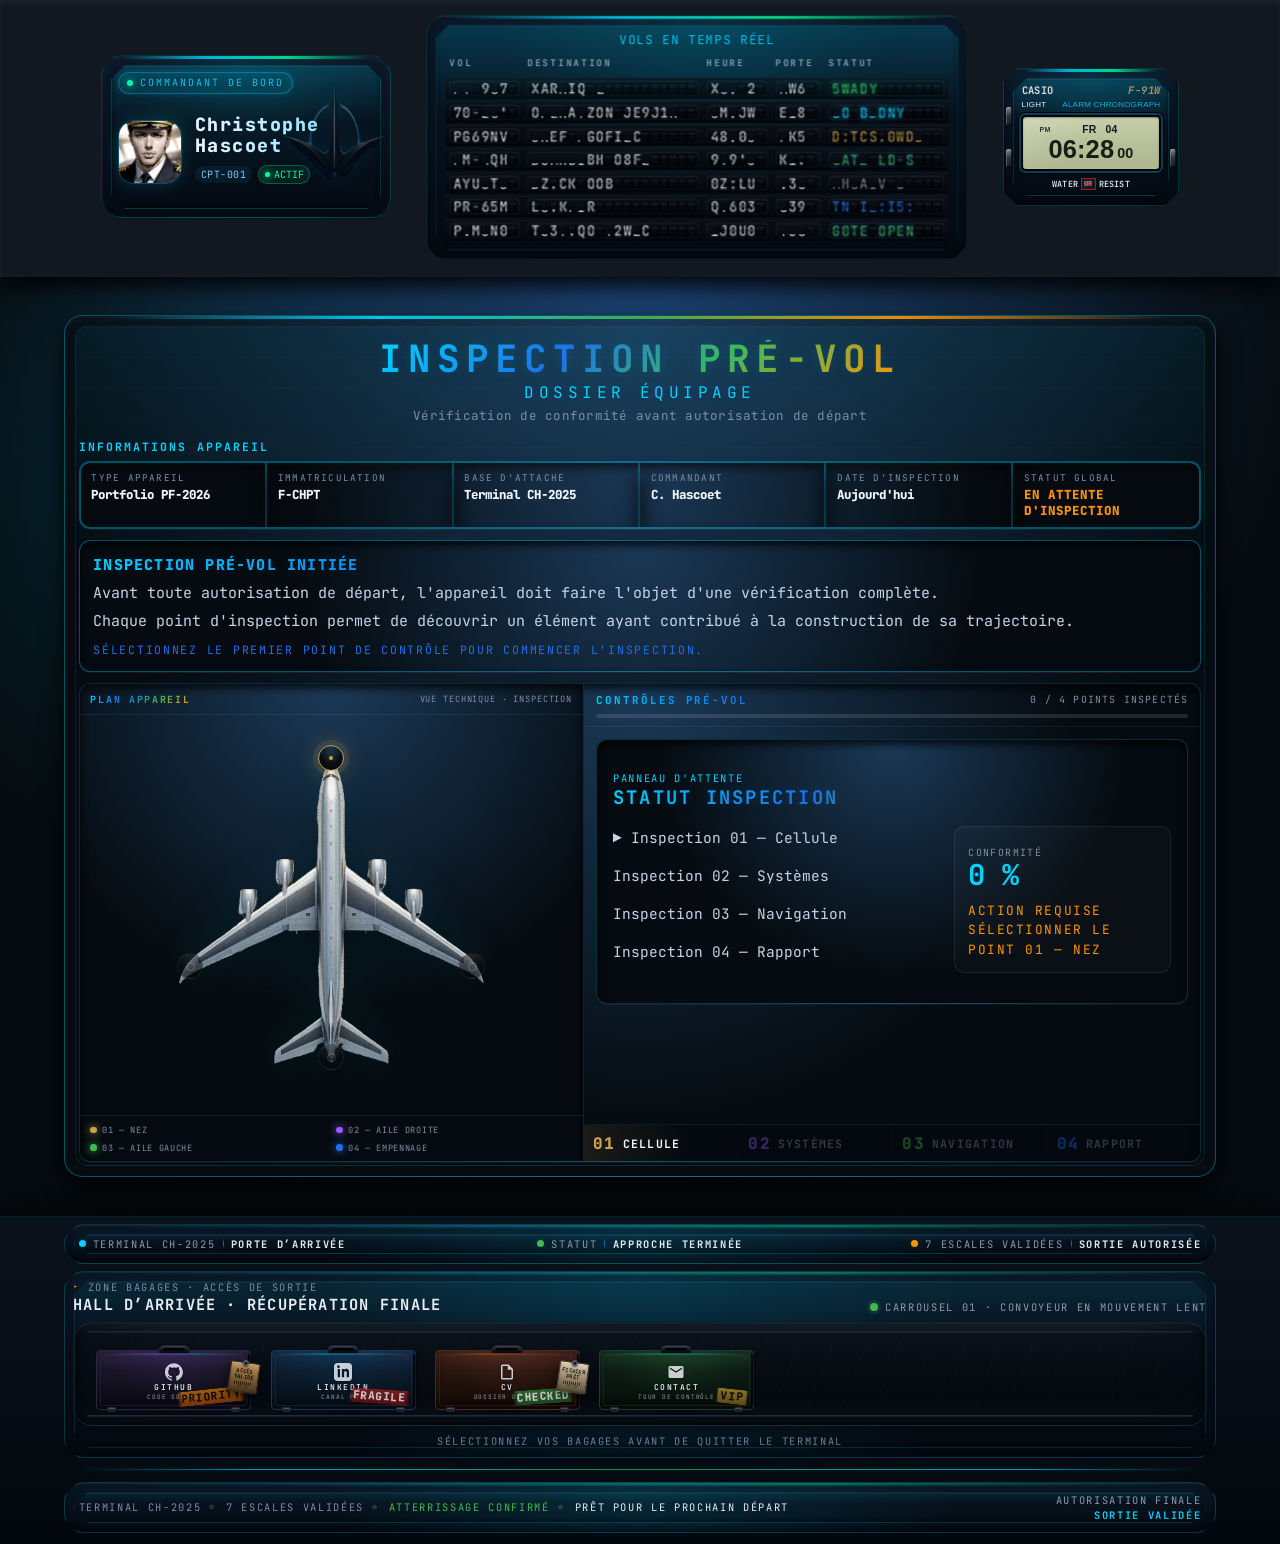
<file: crew-profil.html>
<!DOCTYPE html>
<html lang="fr">

<head>
  <meta charset="UTF-8">
  <meta name="viewport" content="width=device-width, initial-scale=1.0">
  <title>Christophe Hascoet — Terminal A56</title>

  <link rel="preconnect" href="https://fonts.googleapis.com">
  <link rel="preconnect" href="https://fonts.gstatic.com" crossorigin>
  <link rel="stylesheet"
    href="https://fonts.googleapis.com/css2?family=Oswald:wght@400;500;600&family=Inter:wght@400;500;600;700&family=JetBrains+Mono:wght@400;700&display=swap">
  



  <link rel="stylesheet" href="./asset/css/style.css">
  <link rel="stylesheet" href="./asset/css/crew-profil.css">
  <link rel="stylesheet" href="./asset/css/footer.css">

</head>

<body>

  <!-- ═══ HEADER — Flight Strip ═══ -->
  <header class="header">
    <div class="header__inner container">
      <!-- PILOTE -->
      <article class="pilot-card" aria-labelledby="pilot-heading">
        <span class="pilot-card__role">Commandant de bord</span>

        <div class="pilot-card__main">
          <img src="./asset/images/pilote christophehascoet3.png" alt="Portrait professionnel de Christophe Hascoet"
            class="pilot-card__avatar">

          <div class="pilot-card__info">
            <h2 id="pilot-heading" class="pilot-card__name">Christophe Hascoet</h2>
            <div class="pilot-card__meta">
              <span class="pilot-card__id">CPT-001</span>
              <span class="pilot-card__status">
                <span class="pilot-card__dot" aria-hidden="true"></span>ACTIF
              </span>
            </div>
          </div>
        </div>
        <figure class="pilot-card__logo">
          <img src="./asset/images/logo5.PNG" alt="Logo">
        </figure>
      </article>

      <!-- TABLEAU -->
      <section class="flight-board" aria-label="Tableau des vols en temps réel">
        <table class="flight-table">
          <caption>Vols en temps réel</caption>
          <thead>
            <tr>
              <th scope="col">VOL</th>
              <th scope="col">DESTINATION</th>
              <th scope="col">HEURE</th>
              <th scope="col">PORTE</th>
              <th scope="col">STATUT</th>
            </tr>
          </thead>
          <tbody id="flight-body"></tbody>
        </table>
      </section>

      <!-- CASIO -->
      <aside class="casio" aria-label="Horloge de bord">
        <div class="casio__body">
          <div class="casio__header">
            <span class="casio__brand">CASIO</span>
            <span class="casio__model">F-91W</span>
          </div>
          <div class="casio__function-bar">
            <span class="casio__light">LIGHT</span>
            <span class="casio__alarm">ALARM CHRONOGRAPH</span>
          </div>
          <div class="casio__screen-border">
            <div class="casio__screen">
              <div class="casio__top">
                <div class="casio__icons" aria-hidden="true">
                  <span class="fa-solid fa-signal casio__icon-bars"></span>
                  <span class="fa-solid fa-bell casio__icon-bell"></span>
                  <span id="casio-ampm" class="casio__ampm">PM</span>
                </div>
                <p class="casio__date" aria-hidden="true">
                  <span id="casio-day">SA</span>
                  <span id="casio-date">31</span>
                </p>
              </div>
              <p class="casio__time" aria-hidden="true">
                <time id="casio-time" datetime="00:00">11:04</time>
                <span id="casio-seconds" class="casio__seconds">33</span>
              </p>
              <span id="casio-sr-time" class="casio__sr-time" aria-live="polite"></span>
            </div>
          </div>
          <p class="casio__footer" aria-hidden="true">
            <span>WATER</span>
            <span class="casio__wr">WR</span>
            <span>RESIST</span>
          </p>
          <span class="casio__btn casio__btn--lt" aria-hidden="true"></span>
          <span class="casio__btn casio__btn--lb" aria-hidden="true"></span>
          <span class="casio__btn casio__btn--rb" aria-hidden="true"></span>
        </div>
      </aside>
    </div>
  </header>
  <!-- ═══ MAIN  ═══ -->

  <main id="main-content" class="crew-main">
    <section class="crew-profile container" aria-labelledby="crew-title">
      <article class="preflight-sheet" data-inspection>

        <header class="preflight-hero">
          <p class="preflight-hero__eyebrow">Dossier équipage</p>

          <h1 id="crew-title" class="preflight-hero__title">
            Inspection pré-vol
          </h1>

          <p class="preflight-hero__subtitle">
            Vérification de conformité avant autorisation de départ
          </p>
        </header>

        <section class="preflight-info" aria-labelledby="aircraft-info-title">
          <h2 id="aircraft-info-title" class="preflight-section-title">
            Informations appareil
          </h2>

          <dl class="preflight-identity">
            <div class="preflight-shadow">
              <dt>Type appareil</dt>
              <dd>Portfolio PF-2026</dd>
            </div>

            <div class="preflight-shadow">
              <dt>Immatriculation</dt>
              <dd>F-CHPT</dd>
            </div>

            <div class="preflight-shadow">
              <dt>Base d'attache</dt>
              <dd>Terminal CH-2025</dd>
            </div>

            <div class="preflight-shadow">
              <dt>Commandant</dt>
              <dd>C. Hascoet</dd>
            </div>

            <div class="preflight-shadow">
              <dt>Date d'inspection</dt>
              <dd>
                <time id="inspection-date" datetime="">Aujourd'hui</time>
              </dd>
            </div>

            <div class="preflight-identity__status">
              <dt>Statut global</dt>
              <dd data-global-status>EN ATTENTE D'INSPECTION</dd>
            </div>
          </dl>
        </section>

        <aside class="preflight-message" aria-live="polite">
          <p class="preflight-message__title" data-message-title>
            Inspection pré-vol initiée
          </p>

          <p data-message-body>
            Avant toute autorisation de départ, l'appareil doit faire l'objet d'une vérification complète.
          </p>

          <p data-message-extra>
            Chaque point d'inspection permet de découvrir un élément ayant contribué à la construction de sa
            trajectoire.
          </p>

          <p class="preflight-message__hint" data-start-hint>
            Sélectionnez le premier point de contrôle pour commencer l'inspection.
          </p>
        </aside>

        <section class="inspection-console" aria-label="Console d'inspection pré-vol">

          <aside class="aircraft-map" aria-labelledby="aircraft-map-title">
            <header class="aircraft-map__header">
              <h2 id="aircraft-map-title">Plan appareil</h2>
              <p>Vue technique · Inspection</p>
            </header>

            <figure class="aircraft-map__figure">
              <div class="aircraft-map__stage">
                <img class="aircraft-map__image" src="./asset/images/avion1.PNG" alt="" aria-hidden="true"
                  loading="eager" decoding="async">

                <ol class="aircraft-map__points" aria-label="Points de contrôle de l'appareil">
                  <li>
                    <button class="map-point map-point--nose" type="button" data-map-step="0"
                      aria-label="Point 01 — Nez — Inspection cellule">
                      <span class="map-point__dot" aria-hidden="true"></span>
                      <span class="map-point__code" aria-hidden="true">01</span>
                      <span class="map-point__label" aria-hidden="true">Nez</span>
                      <span class="map-point__check" aria-hidden="true">✓</span>
                    </button>
                  </li>

                  <li>
                    <button class="map-point map-point--wing-r" type="button" data-map-step="1"
                      aria-label="Point 02 — Aile droite — Vérification systèmes">
                      <span class="map-point__dot" aria-hidden="true"></span>
                      <span class="map-point__code" aria-hidden="true">02</span>
                      <span class="map-point__label" aria-hidden="true">Aile droite</span>
                      <span class="map-point__check" aria-hidden="true">✓</span>
                    </button>
                  </li>

                  <li>
                    <button class="map-point map-point--wing-l" type="button" data-map-step="2"
                      aria-label="Point 03 — Aile gauche — Contrôle navigation">
                      <span class="map-point__dot" aria-hidden="true"></span>
                      <span class="map-point__code" aria-hidden="true">03</span>
                      <span class="map-point__label" aria-hidden="true">Aile gauche</span>
                      <span class="map-point__check" aria-hidden="true">✓</span>
                    </button>
                  </li>

                  <li>
                    <button class="map-point map-point--tail" type="button" data-map-step="3"
                      aria-label="Point 04 — Empennage — Rapport opérationnel">
                      <span class="map-point__dot" aria-hidden="true"></span>
                      <span class="map-point__code" aria-hidden="true">04</span>
                      <span class="map-point__label" aria-hidden="true">Empennage</span>
                      <span class="map-point__check" aria-hidden="true">✓</span>
                    </button>
                  </li>
                </ol>
              </div>
            </figure>

            <footer class="aircraft-map__legend">
              <ol>
                <li><span></span> 01 — Nez</li>
                <li><span></span> 02 — Aile droite</li>
                <li><span></span> 03 — Aile gauche</li>
                <li><span></span> 04 — Empennage</li>
              </ol>
            </footer>
          </aside>

          <section class="inspection-reader" aria-labelledby="inspection-reader-title">
            <header class="inspection-reader__header">
              <h2 id="inspection-reader-title">Contrôles pré-vol</h2>

              <p>
                <span data-progress-count>0 / 4</span>
                points inspectés
              </p>

              <progress class="inspection-progressbar" value="0" max="4" data-progress-bar
                aria-label="Progression de l'inspection pré-vol">
                0 / 4
              </progress>
            </header>

            <div class="inspection-panel" data-inspection-panel aria-live="polite"></div>

            <aside class="inspection-status" aria-label="Progression des inspections">
              <ol data-progress-list></ol>
            </aside>

            <p class="sr-only" role="status" aria-live="polite" data-inspection-live></p>
          </section>
        </section>
      </article>
    </section>
  </main>


  <footer class="claim-footer" role="contentinfo">
    <div class="container claim-footer__layout">

      <!-- 1. TERMINAL STATUS -->
      <section class="airport-panel claim-status" aria-label="Statut du terminal d’arrivée">
        <p class="claim-status__item">
          <span>TERMINAL CH-2025</span>
          <i aria-hidden="true"></i>
          <strong>PORTE D’ARRIVÉE</strong>
        </p>

        <p class="claim-status__item">
          <span>STATUT</span>
          <i aria-hidden="true"></i>
          <strong>APPROCHE TERMINÉE</strong>
        </p>

        <p class="claim-status__item">
          <span>7 ESCALES VALIDÉES</span>
          <i aria-hidden="true"></i>
          <strong>SORTIE AUTORISÉE</strong>
        </p>
      </section>

      <!-- 2. BAGGAGE CLAIM -->
      <section class="airport-panel claim-stage" aria-labelledby="baggageClaimTitle">
        <header class="claim-stage__head">
          <div class="claim-stage__copy">
            <p class="claim-stage__eyebrow">Zone bagages · accès de sortie</p>
            <h2 id="baggageClaimTitle" class="claim-stage__title">
              Hall d’arrivée · récupération finale
            </h2>
          </div>

          <p class="claim-stage__state">
            Carrousel 01 · convoyeur en mouvement lent
          </p>
        </header>

        <div class="claim-belt-shell">
          <nav class="claim-belt claim-belt-track" aria-label="Points d’accès finaux">

            <!-- BAG 01 — GITHUB -->
            <a href="https://github.com/ton-profil" target="_blank" rel="noreferrer noopener"
              class="luggage luggage--lg luggage--github" style="--y:2px;--tilt:-1deg;"
              aria-label="Bagage GitHub, accès au code source">
              <span class="luggage__shadow" aria-hidden="true"></span>

              <div class="luggage__body">
                <span class="luggage__side" aria-hidden="true"></span>
                <span class="luggage__handle" aria-hidden="true"></span>
                <span class="luggage__latch luggage__latch--l" aria-hidden="true"></span>
                <span class="luggage__latch luggage__latch--r" aria-hidden="true"></span>
                <span class="luggage__led" aria-hidden="true"></span>
                <span class="luggage__sticker luggage__sticker--priority" aria-hidden="true">PRIORITY</span>

                <div class="luggage__face">
                  <svg class="luggage__icon" viewBox="0 0 24 24" width="18" height="18" aria-hidden="true">
                    <path fill="currentColor"
                      d="M12 .3a12 12 0 0 0-3.8 23.4c.6.1.8-.3.8-.6v-2c-3.3.7-4-1.6-4-1.6-.6-1.4-1.4-1.8-1.4-1.8-1-.7.1-.7.1-.7 1.2 0 1.9 1.2 1.9 1.2 1 1.8 2.8 1.3 3.5 1 0-.8.4-1.3.7-1.6-2.7-.3-5.5-1.3-5.5-6 0-1.2.5-2.3 1.3-3.1-.2-.4-.6-1.6 0-3.2 0 0 1-.3 3.4 1.2a11.5 11.5 0 0 1 6 0c2.3-1.5 3.3-1.2 3.3-1.2.7 1.6.2 2.8.1 3.2.9.8 1.3 1.9 1.3 3.1 0 4.6-2.8 5.6-5.5 5.9.5.4.9 1 .9 2.2v3.3c0 .3.1.7.8.6A12 12 0 0 0 12 .3" />
                  </svg>
                  <h3 class="luggage__title">GITHUB</h3>
                  <p class="luggage__desc">Code source</p>
                </div>
              </div>

              <svg class="luggage__string" viewBox="0 0 50 70" aria-hidden="true">
                <path d="M 25 4 Q 30 22, 40 42" stroke="#3a4254" stroke-width="1" fill="none" stroke-linecap="round" />
              </svg>

              <div class="luggage__tag">
                <span class="luggage__tag-ring" aria-hidden="true"></span>
                <strong>ACCÈS<br>VALIDÉ</strong>
                <span class="luggage__tag-bar" aria-hidden="true"></span>
                <span class="luggage__tag-code">CH-01</span>
              </div>
            </a>

            <!-- BAG 02 — LINKEDIN -->
            <a href="https://www.linkedin.com/in/ton-profil" target="_blank" rel="noreferrer noopener"
              class="luggage luggage--md luggage--linkedin" style="--y:-4px;--tilt:1.2deg;"
              aria-label="Bagage LinkedIn, canal professionnel ouvert">
              <span class="luggage__shadow" aria-hidden="true"></span>

              <div class="luggage__body">
                <span class="luggage__side" aria-hidden="true"></span>
                <span class="luggage__handle" aria-hidden="true"></span>
                <span class="luggage__latch luggage__latch--l" aria-hidden="true"></span>
                <span class="luggage__latch luggage__latch--r" aria-hidden="true"></span>
                <span class="luggage__led" aria-hidden="true"></span>
                <span class="luggage__sticker luggage__sticker--fragile" aria-hidden="true">FRAGILE</span>

                <div class="luggage__face">
                  <svg class="luggage__icon" viewBox="0 0 24 24" width="18" height="18" aria-hidden="true">
                    <path fill="currentColor"
                      d="M19 0H5a5 5 0 0 0-5 5v14a5 5 0 0 0 5 5h14a5 5 0 0 0 5-5V5a5 5 0 0 0-5-5zM8 19H5V8h3v11zM6.5 6.7a1.8 1.8 0 1 1 0-3.5 1.8 1.8 0 0 1 0 3.5zM20 19h-3v-5.6c0-1.4-.5-2.3-1.7-2.3-1 0-1.5.6-1.7 1.3-.1.2-.1.6-.1.9V19h-3V8h3v1.3c.4-.7 1.2-1.6 2.9-1.6 2.1 0 3.6 1.4 3.6 4.3V19z" />
                  </svg>
                  <h3 class="luggage__title">LINKEDIN</h3>
                  <p class="luggage__desc">Canal pro</p>
                </div>
              </div>
            </a>

            <!-- BAG 03 — CV -->
            <a href="/docs/cv.pdf" download class="luggage luggage--md luggage--cv" style="--y:1px;--tilt:-0.8deg;"
              aria-label="Dossier de vol, CV prêt au téléchargement">
              <span class="luggage__shadow" aria-hidden="true"></span>

              <div class="luggage__body">
                <span class="luggage__side" aria-hidden="true"></span>
                <span class="luggage__handle" aria-hidden="true"></span>
                <span class="luggage__latch luggage__latch--l" aria-hidden="true"></span>
                <span class="luggage__latch luggage__latch--r" aria-hidden="true"></span>
                <span class="luggage__led" aria-hidden="true"></span>
                <span class="luggage__sticker luggage__sticker--checked" aria-hidden="true">CHECKED</span>

                <div class="luggage__face">
                  <svg class="luggage__icon" viewBox="0 0 24 24" width="18" height="18" aria-hidden="true">
                    <path fill="currentColor"
                      d="M14 2H6a2 2 0 0 0-2 2v16a2 2 0 0 0 2 2h12a2 2 0 0 0 2-2V8l-6-6zm4 18H6V4h7v5h5v11z" />
                  </svg>
                  <h3 class="luggage__title">CV</h3>
                  <p class="luggage__desc">Dossier de vol</p>
                </div>
              </div>

              <svg class="luggage__string" viewBox="0 0 50 70" aria-hidden="true">
                <path d="M 25 4 Q 30 22, 40 42" stroke="#3a4254" stroke-width="1" fill="none" stroke-linecap="round" />
              </svg>

              <div class="luggage__tag">
                <span class="luggage__tag-ring" aria-hidden="true"></span>
                <strong>FICHIER<br>PRÊT</strong>
                <span class="luggage__tag-bar" aria-hidden="true"></span>
                <span class="luggage__tag-code">CH-03</span>
              </div>
            </a>

            <!-- BAG 04 — CONTACT -->
            <a href="mailto:contact@tonsite.com" class="luggage luggage--lg luggage--contact"
              style="--y:-2px;--tilt:0.7deg;" aria-label="Bagage contact, transmission finale prête">
              <span class="luggage__shadow" aria-hidden="true"></span>

              <div class="luggage__body">
                <span class="luggage__side" aria-hidden="true"></span>
                <span class="luggage__handle" aria-hidden="true"></span>
                <span class="luggage__latch luggage__latch--l" aria-hidden="true"></span>
                <span class="luggage__latch luggage__latch--r" aria-hidden="true"></span>
                <span class="luggage__led" aria-hidden="true"></span>
                <span class="luggage__sticker luggage__sticker--vip" aria-hidden="true">VIP</span>

                <div class="luggage__face">
                  <svg class="luggage__icon" viewBox="0 0 24 24" width="18" height="18" aria-hidden="true">
                    <path fill="currentColor"
                      d="M20 4H4a2 2 0 0 0-2 2v12a2 2 0 0 0 2 2h16a2 2 0 0 0 2-2V6a2 2 0 0 0-2-2zm0 4l-8 5-8-5V6l8 5 8-5v2z" />
                  </svg>
                  <h3 class="luggage__title">CONTACT</h3>
                  <p class="luggage__desc">Tour de contrôle</p>
                </div>
              </div>
            </a>

          </nav>
        </div>

        <p class="claim-stage__hint">
          Sélectionnez vos bagages avant de quitter le terminal
        </p>
      </section>

      <!-- 3. SCAN LINE -->
      <div class="claim-scan" aria-hidden="true"></div>

      <!-- 4. FLIGHT SUMMARY -->
      <section class="airport-panel claim-summary" aria-label="Résumé final du trajet">
        <p class="claim-summary__route">
          <span>Terminal CH-2025</span>
          <span>7 escales validées</span>
          <span>Atterrissage confirmé</span>
          <span>Prêt pour le prochain départ</span>
        </p>

        <div class="claim-summary__side">
          <span>Autorisation finale</span>
          <strong>Sortie validée</strong>
        </div>
      </section>

    </div>
  </footer>

  <script src="https://cdnjs.cloudflare.com/ajax/libs/gsap/3.12.2/gsap.min.js"></script>
  <script src="./asset/js/main.js"></script>
  <script src="./asset/js/crew-profil.js"></script>
</body>

</html>
</file>
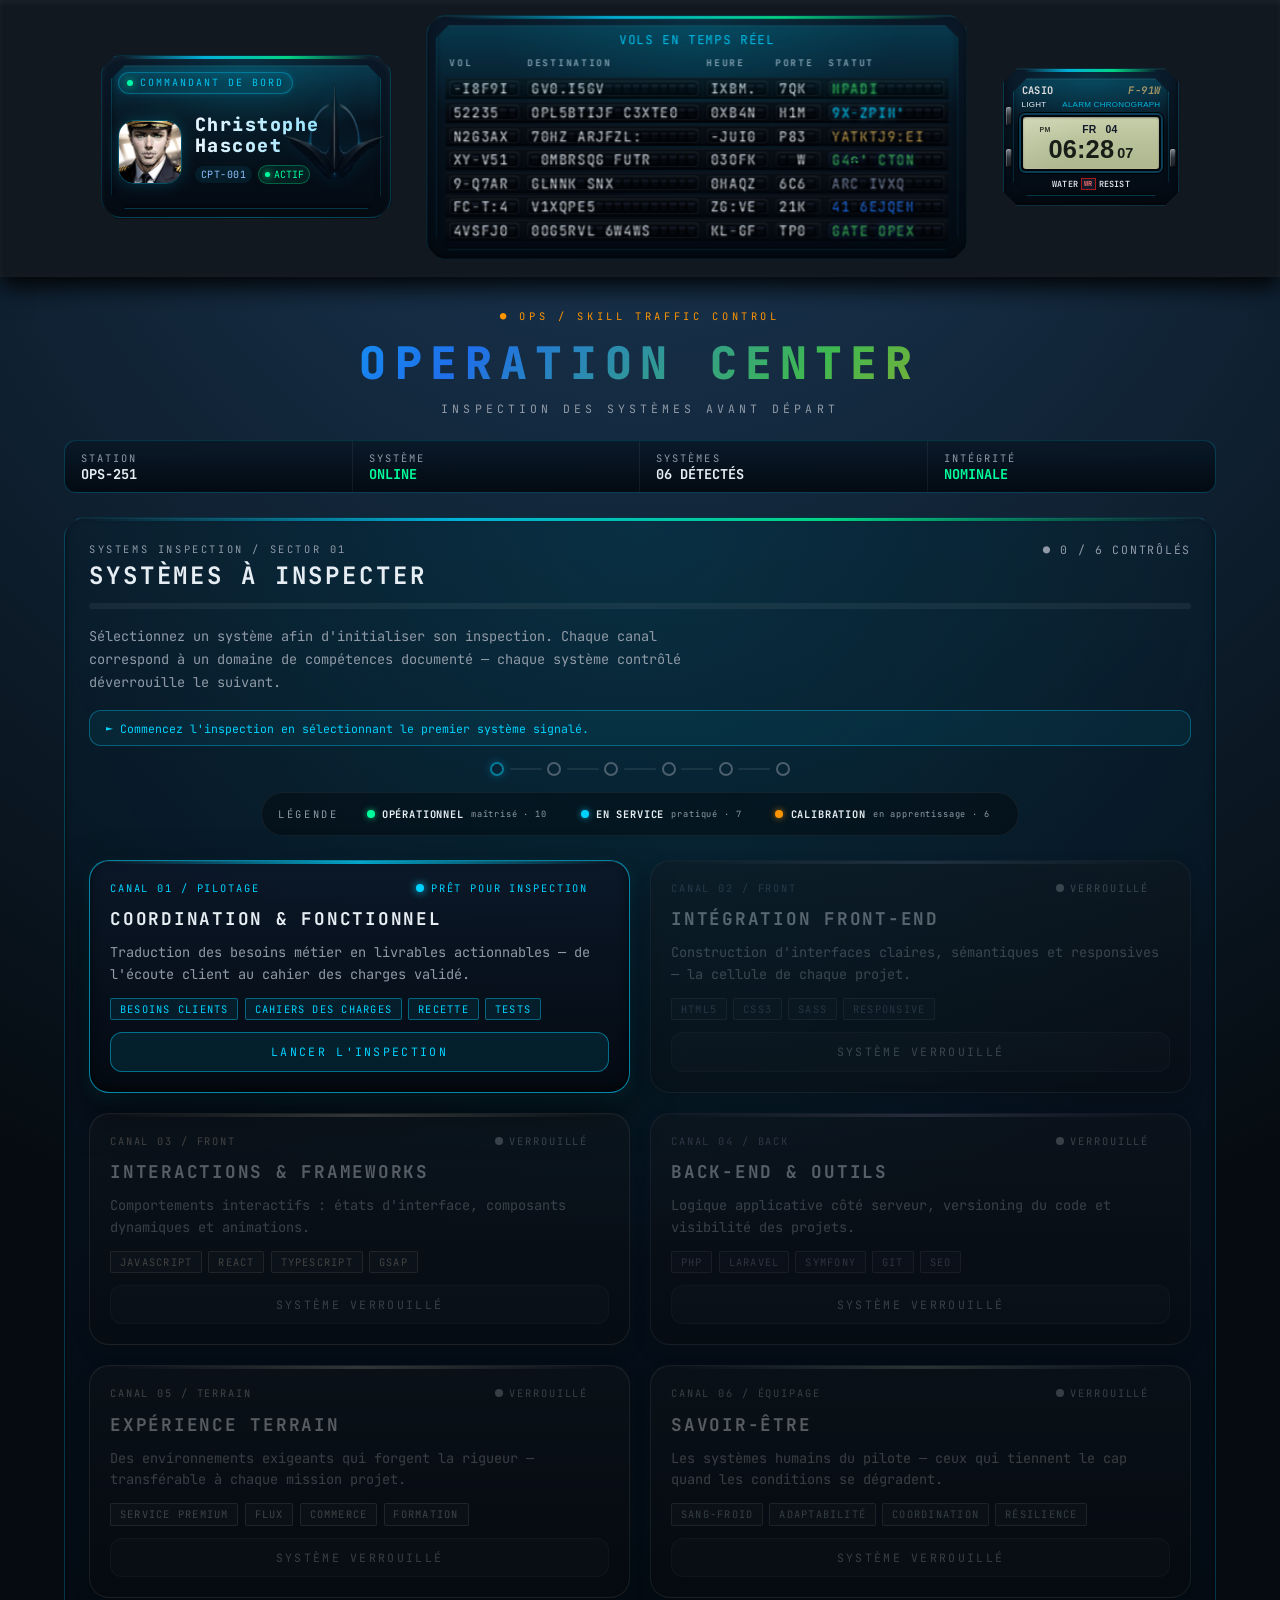
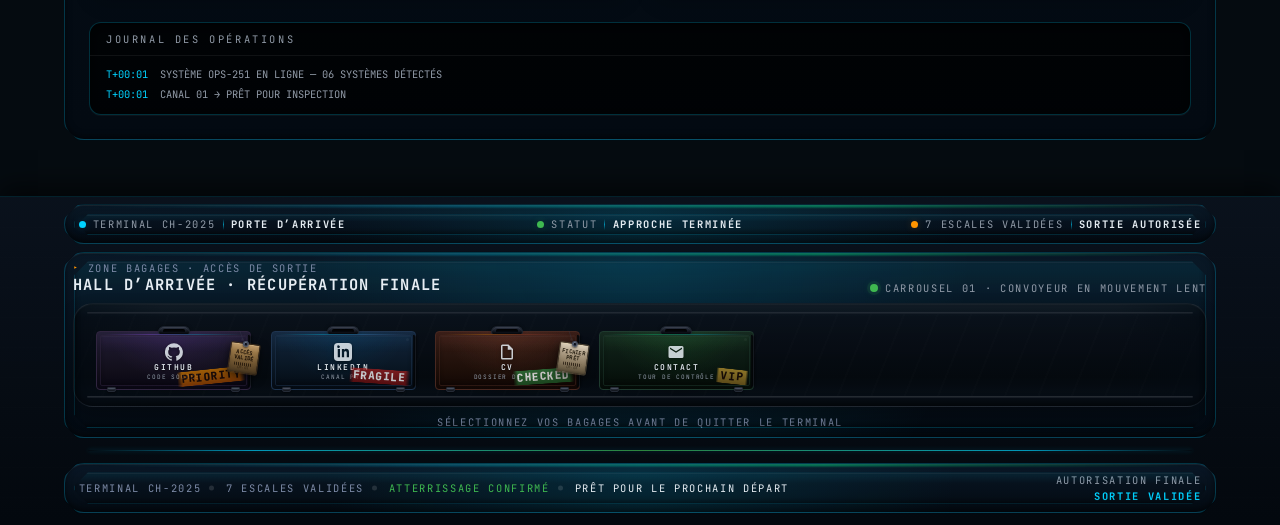
<file: departures.html>
<!DOCTYPE html>
<html lang="fr">

<head>
  <meta charset="UTF-8">
  <meta name="viewport" content="width=device-width, initial-scale=1.0">
  <title>Operation Center </title>
  <meta name="description"
    content="Centre des opérations : inspection des systèmes de compétences. Coordination fonctionnelle, développement front-end et back-end, expérience terrain et savoir-être — chaque système contrôlé déverrouille le suivant.">

  <link rel="preconnect" href="https://fonts.googleapis.com">
  <link rel="preconnect" href="https://fonts.gstatic.com" crossorigin>
  <link rel="stylesheet"
    href="https://fonts.googleapis.com/css2?family=Oswald:wght@400;500;600&family=Inter:wght@400;500;600;700&family=JetBrains+Mono:wght@400;700&display=swap">



  <link rel="stylesheet" href="./asset/css/style.css">
  <link rel="stylesheet" href="./asset/css/departures.css">
  <link rel="stylesheet" href="./asset/css/footer.css">

</head>

<body>

  <!-- ═══ HEADER — Flight Strip ═══ -->
  <header class="header">
    <div class="header__inner container">
      <!-- PILOTE -->
      <article class="pilot-card" aria-labelledby="pilot-heading">
        <span class="pilot-card__role">Commandant de bord</span>

        <div class="pilot-card__main">
          <img src="./asset/images/pilote christophehascoet3.png" alt="Portrait professionnel de Christophe Hascoet"
            class="pilot-card__avatar">

          <div class="pilot-card__info">
            <h2 id="pilot-heading" class="pilot-card__name">Christophe Hascoet</h2>
            <div class="pilot-card__meta">
              <span class="pilot-card__id">CPT-001</span>
              <span class="pilot-card__status">
                <span class="pilot-card__dot" aria-hidden="true"></span>ACTIF
              </span>
            </div>
          </div>
        </div>
        <figure class="pilot-card__logo">
          <img src="./asset/images/logo5.PNG" alt="Logo">
        </figure>
      </article>

      <!-- TABLEAU -->
      <section class="flight-board" aria-label="Tableau des vols en temps réel">
        <table class="flight-table">
          <caption>Vols en temps réel</caption>
          <thead>
            <tr>
              <th scope="col">VOL</th>
              <th scope="col">DESTINATION</th>
              <th scope="col">HEURE</th>
              <th scope="col">PORTE</th>
              <th scope="col">STATUT</th>
            </tr>
          </thead>
          <tbody id="flight-body"></tbody>
        </table>
      </section>

      <!-- CASIO -->
      <aside class="casio" aria-label="Horloge de bord">
        <div class="casio__body">
          <div class="casio__header">
            <span class="casio__brand">CASIO</span>
            <span class="casio__model">F-91W</span>
          </div>
          <div class="casio__function-bar">
            <span class="casio__light">LIGHT</span>
            <span class="casio__alarm">ALARM CHRONOGRAPH</span>
          </div>
          <div class="casio__screen-border">
            <div class="casio__screen">
              <div class="casio__top">
                <div class="casio__icons" aria-hidden="true">
                  <span class="fa-solid fa-signal casio__icon-bars"></span>
                  <span class="fa-solid fa-bell casio__icon-bell"></span>
                  <span id="casio-ampm" class="casio__ampm">PM</span>
                </div>
                <p class="casio__date" aria-hidden="true">
                  <span id="casio-day">SA</span>
                  <span id="casio-date">31</span>
                </p>
              </div>
              <p class="casio__time" aria-hidden="true">
                <time id="casio-time" datetime="00:00">11:04</time>
                <span id="casio-seconds" class="casio__seconds">33</span>
              </p>
              <span id="casio-sr-time" class="casio__sr-time" aria-live="polite"></span>
            </div>
          </div>
          <p class="casio__footer" aria-hidden="true">
            <span>WATER</span>
            <span class="casio__wr">WR</span>
            <span>RESIST</span>
          </p>
          <span class="casio__btn casio__btn--lt" aria-hidden="true"></span>
          <span class="casio__btn casio__btn--lb" aria-hidden="true"></span>
          <span class="casio__btn casio__btn--rb" aria-hidden="true"></span>
        </div>
      </aside>
    </div>
  </header>
  <!-- ═══ MAIN  ═══ -->

  <main class="ops container" id="main-content">

    <!-- ═══ EN-TÊTE DE PAGE ═══ -->
    <header class="ops-head">
      <p class="ops-head__label">● OPS / SKILL TRAFFIC CONTROL</p>
      <h1 class="ops-head__title">OPERATION CENTER</h1>
      <p class="ops-head__sub">INSPECTION DES SYSTÈMES AVANT DÉPART</p>
    </header>

    <!-- ═══ STATUS BAR — liste de définitions (terme / valeur) ═══ -->
    <dl class="ops-status" aria-label="État de la station">
      <div class="ops-status__item">
        <dt>STATION</dt>
        <dd>OPS-251</dd>
      </div>
      <div class="ops-status__item">
        <dt>SYSTÈME</dt>
        <dd class="ops-status__value--green">ONLINE</dd>
      </div>
      <div class="ops-status__item">
        <dt>SYSTÈMES</dt>
        <dd>06 DÉTECTÉS</dd>
      </div>
      <div class="ops-status__item">
        <dt>INTÉGRITÉ</dt>
        <dd class="ops-status__value--green">NOMINALE</dd>
      </div>
    </dl>

    <!-- ═══ GRAND PANEL HUD ═══ -->
    <section class="ops-panel" aria-labelledby="ops-panel-title">

      <header class="ops-panel__head">
        <div>
          <p class="ops-panel__label">SYSTEMS INSPECTION / SECTOR 01</p>
          <h2 class="ops-panel__title" id="ops-panel-title">SYSTÈMES À INSPECTER</h2>
        </div>
        <p class="ops-panel__status" id="ops-panel-status">● 0 / 6 CONTRÔLÉS</p>
      </header>

      <!-- ═══ PROGRESSION GLOBALE (barre fine, style crew-profile) ═══ -->
      <div class="ops-meter" aria-hidden="true">
        <span class="ops-meter__fill" id="ops-meter-fill"></span>
      </div>

      <p class="ops-panel__intro">
        Sélectionnez un système afin d'initialiser son inspection. Chaque
        canal correspond à un domaine de compétences documenté — chaque
        système contrôlé déverrouille le suivant.
      </p>

      <p class="ops-brief" id="ops-brief">
        ► Commencez l'inspection en sélectionnant le premier système signalé.
      </p>

      <noscript>
        <p class="ops-noscript">ℹ JavaScript est désactivé : l'inspection interactive est inactive, mais
          l'intégralité des rapports est visible ci-dessous.</p>
      </noscript>

      <!-- ═══ PASTILLES DE PROGRESSION + CONNECTEURS ═══ -->
      <nav class="ops-dots" aria-label="Progression de l'inspection">
        <button class="ops-dot ops-dot--01" type="button" disabled
          aria-label="Canal 01 — Coordination et fonctionnel : verrouillé"></button>
        <span class="ops-link" aria-hidden="true"></span>
        <button class="ops-dot ops-dot--02" type="button" disabled
          aria-label="Canal 02 — Intégration front-end : verrouillé"></button>
        <span class="ops-link" aria-hidden="true"></span>
        <button class="ops-dot ops-dot--03" type="button" disabled
          aria-label="Canal 03 — Interactions et frameworks : verrouillé"></button>
        <span class="ops-link" aria-hidden="true"></span>
        <button class="ops-dot ops-dot--04" type="button" disabled
          aria-label="Canal 04 — Back-end et outils : verrouillé"></button>
        <span class="ops-link" aria-hidden="true"></span>
        <button class="ops-dot ops-dot--05" type="button" disabled
          aria-label="Canal 05 — Expérience terrain : verrouillé"></button>
        <span class="ops-link" aria-hidden="true"></span>
        <button class="ops-dot ops-dot--06" type="button" disabled
          aria-label="Canal 06 — Savoir-être : verrouillé"></button>
      </nav>

      <!-- ═══ LÉGENDE DES NIVEAUX (couleurs pilotées par data-level) ═══ -->
      <div class="ops-legend" role="group"
        aria-label="Légende des niveaux — cliquez sur un niveau pour le surligner dans les rapports ouverts">
        <p class="ops-legend__title">LÉGENDE</p>
        <button class="ops-legend__item" type="button" data-level="operational" aria-pressed="false">
          <span class="ops-legend__led" aria-hidden="true"></span>
          OPÉRATIONNEL <small>maîtrisé</small>
        </button>
        <button class="ops-legend__item" type="button" data-level="service" aria-pressed="false">
          <span class="ops-legend__led" aria-hidden="true"></span>
          EN SERVICE <small>pratiqué</small>
        </button>
        <button class="ops-legend__item" type="button" data-level="calibration" aria-pressed="false">
          <span class="ops-legend__led" aria-hidden="true"></span>
          CALIBRATION <small>en apprentissage</small>
        </button>
      </div>

      <!-- ═══ GRILLE DES SYSTÈMES ═══ -->
      <ol class="ops-grid">

        <!-- ─── CANAL 01 · COORDINATION & FONCTIONNEL ─── -->
        <li class="channel channel--01">
          <article class="channel__card">
            <header class="channel__head">
              <span class="channel__code">CANAL 01 / PILOTAGE</span>
              <span class="channel__status">
                <span class="channel__led" aria-hidden="true"></span>
                <span class="channel__status-text">VERROUILLÉ</span>
                <svg class="channel__lock" aria-hidden="true">
                  <use href="#icon-lock" />
                </svg>
              </span>
            </header>

            <h3 class="channel__title">COORDINATION &amp; FONCTIONNEL</h3>
            <p class="channel__desc">Traduction des besoins métier en livrables actionnables — de l'écoute
              client au cahier des charges validé.</p>

            <ul class="channel__tags">
              <li class="channel__tag">BESOINS CLIENTS</li>
              <li class="channel__tag">CAHIERS DES CHARGES</li>
              <li class="channel__tag">RECETTE</li>
              <li class="channel__tag">TESTS</li>
            </ul>

            <div class="channel__panel" id="panel-01">
              <ul class="channel__systems">
                <li class="mini" data-level="operational">
                  <span class="mini__led" aria-hidden="true"></span>
                  <span class="mini__name">RECUEIL DES BESOINS</span>
                  <span class="mini__state">OPÉRATIONNEL</span>
                </li>
                <li class="mini" data-level="operational">
                  <span class="mini__led" aria-hidden="true"></span>
                  <span class="mini__name">CAHIERS DES CHARGES</span>
                  <span class="mini__state">OPÉRATIONNEL</span>
                </li>
                <li class="mini" data-level="service">
                  <span class="mini__led" aria-hidden="true"></span>
                  <span class="mini__name">RECETTE &amp; VALIDATION</span>
                  <span class="mini__state">EN SERVICE</span>
                </li>
                <li class="mini" data-level="service">
                  <span class="mini__led" aria-hidden="true"></span>
                  <span class="mini__name">TESTS &amp; ANOMALIES</span>
                  <span class="mini__state">EN SERVICE</span>
                </li>
              </ul>
              <p class="channel__note">
                3 cahiers des charges réalisés en conditions réelles :
                Cook'n'Way, FKM Mobilité, Cami Courses Express. Rendez-vous
                clients, phases de recette et remontée d'anomalies sur Trello.
              </p>
            </div>

            <button class="channel__action" type="button" aria-expanded="false" aria-controls="panel-01">LANCER
              L'INSPECTION</button>
          </article>
        </li>

        <!-- ─── CANAL 02 · INTÉGRATION FRONT-END ─── -->
        <li class="channel channel--02">
          <article class="channel__card">
            <header class="channel__head">
              <span class="channel__code">CANAL 02 / FRONT</span>
              <span class="channel__status">
                <span class="channel__led" aria-hidden="true"></span>
                <span class="channel__status-text">VERROUILLÉ</span>
                <svg class="channel__lock" aria-hidden="true">
                  <use href="#icon-lock" />
                </svg>
              </span>
            </header>

            <h3 class="channel__title">INTÉGRATION FRONT-END</h3>
            <p class="channel__desc">Construction d'interfaces claires, sémantiques et responsives — la
              cellule de chaque projet.</p>

            <ul class="channel__tags">
              <li class="channel__tag">HTML5</li>
              <li class="channel__tag">CSS3</li>
              <li class="channel__tag">SASS</li>
              <li class="channel__tag">RESPONSIVE</li>
            </ul>

            <div class="channel__panel" id="panel-02">
              <ul class="channel__systems">
                <li class="mini" data-level="operational">
                  <span class="mini__led" aria-hidden="true"></span>
                  <span class="mini__name">HTML5 / CSS3</span>
                  <span class="mini__state">OPÉRATIONNEL</span>
                </li>
                <li class="mini" data-level="service">
                  <span class="mini__led" aria-hidden="true"></span>
                  <span class="mini__name">SASS</span>
                  <span class="mini__state">EN SERVICE</span>
                </li>
                <li class="mini" data-level="service">
                  <span class="mini__led" aria-hidden="true"></span>
                  <span class="mini__name">RESPONSIVE / MOBILE-FIRST</span>
                  <span class="mini__state">EN SERVICE</span>
                </li>
              </ul>
              <p class="channel__note">
                Balises sémantiques, mobile-first, variables CSS et
                architecture modulaire. Ce portfolio en est la démonstration.
              </p>
            </div>

            <button class="channel__action" type="button" aria-expanded="false" aria-controls="panel-02">LANCER
              L'INSPECTION</button>
          </article>
        </li>

        <!-- ─── CANAL 03 · INTERACTIONS & FRAMEWORKS ─── -->
        <li class="channel channel--03">
          <article class="channel__card">
            <header class="channel__head">
              <span class="channel__code">CANAL 03 / FRONT</span>
              <span class="channel__status">
                <span class="channel__led" aria-hidden="true"></span>
                <span class="channel__status-text">VERROUILLÉ</span>
                <svg class="channel__lock" aria-hidden="true">
                  <use href="#icon-lock" />
                </svg>
              </span>
            </header>

            <h3 class="channel__title">INTERACTIONS &amp; FRAMEWORKS</h3>
            <p class="channel__desc">Comportements interactifs : états d'interface, composants dynamiques et
              animations.</p>

            <ul class="channel__tags">
              <li class="channel__tag">JAVASCRIPT</li>
              <li class="channel__tag">REACT</li>
              <li class="channel__tag">TYPESCRIPT</li>
              <li class="channel__tag">GSAP</li>
            </ul>

            <div class="channel__panel" id="panel-03">
              <ul class="channel__systems">
                <li class="mini" data-level="calibration">
                  <span class="mini__led" aria-hidden="true"></span>
                  <span class="mini__name">JAVASCRIPT ES6+</span>
                  <span class="mini__state">CALIBRATION</span>
                </li>
                <li class="mini" data-level="calibration">
                  <span class="mini__led" aria-hidden="true"></span>
                  <span class="mini__name">REACT.JS</span>
                  <span class="mini__state">CALIBRATION</span>
                </li>
                <li class="mini" data-level="calibration">
                  <span class="mini__led" aria-hidden="true"></span>
                  <span class="mini__name">TYPESCRIPT</span>
                  <span class="mini__state">CALIBRATION</span>
                </li>
                <li class="mini" data-level="calibration">
                  <span class="mini__led" aria-hidden="true"></span>
                  <span class="mini__name">GSAP</span>
                  <span class="mini__state">CALIBRATION</span>
                </li>
              </ul>
              <p class="channel__note">
                Notions acquises en formation : DOM, événements, composants.
                Systèmes en calibration active — plan de montée en puissance
                documenté.
              </p>
            </div>

            <button class="channel__action" type="button" aria-expanded="false" aria-controls="panel-03">LANCER
              L'INSPECTION</button>
          </article>
        </li>

        <!-- ─── CANAL 04 · BACK-END & OUTILS ─── -->
        <li class="channel channel--04">
          <article class="channel__card">
            <header class="channel__head">
              <span class="channel__code">CANAL 04 / BACK</span>
              <span class="channel__status">
                <span class="channel__led" aria-hidden="true"></span>
                <span class="channel__status-text">VERROUILLÉ</span>
                <svg class="channel__lock" aria-hidden="true">
                  <use href="#icon-lock" />
                </svg>
              </span>
            </header>

            <h3 class="channel__title">BACK-END &amp; OUTILS</h3>
            <p class="channel__desc">Logique applicative côté serveur, versioning du code et visibilité des
              projets.</p>

            <ul class="channel__tags">
              <li class="channel__tag">PHP</li>
              <li class="channel__tag">LARAVEL</li>
              <li class="channel__tag">SYMFONY</li>
              <li class="channel__tag">GIT</li>
              <li class="channel__tag">SEO</li>
            </ul>

            <div class="channel__panel" id="panel-04">
              <ul class="channel__systems">
                <li class="mini" data-level="calibration">
                  <span class="mini__led" aria-hidden="true"></span>
                  <span class="mini__name">LARAVEL</span>
                  <span class="mini__state">CALIBRATION</span>
                </li>
                <li class="mini" data-level="calibration">
                  <span class="mini__led" aria-hidden="true"></span>
                  <span class="mini__name">SYMFONY</span>
                  <span class="mini__state">CALIBRATION</span>
                </li>
                <li class="mini" data-level="service">
                  <span class="mini__led" aria-hidden="true"></span>
                  <span class="mini__name">GIT / GITLAB</span>
                  <span class="mini__state">EN SERVICE</span>
                </li>
                <li class="mini" data-level="service">
                  <span class="mini__led" aria-hidden="true"></span>
                  <span class="mini__name">SEO &amp; OUTILS GOOGLE</span>
                  <span class="mini__state">EN SERVICE</span>
                </li>
              </ul>
              <p class="channel__note">
                Première version d'un logiciel de caisse développée avec
                Laravel, suivi du code sous Git/GitLab, audits SEO et
                participation aux évolutions et corrections applicatives.
              </p>
            </div>

            <button class="channel__action" type="button" aria-expanded="false" aria-controls="panel-04">LANCER
              L'INSPECTION</button>
          </article>
        </li>

        <!-- ─── CANAL 05 · EXPÉRIENCE TERRAIN ─── -->
        <li class="channel channel--05">
          <article class="channel__card">
            <header class="channel__head">
              <span class="channel__code">CANAL 05 / TERRAIN</span>
              <span class="channel__status">
                <span class="channel__led" aria-hidden="true"></span>
                <span class="channel__status-text">VERROUILLÉ</span>
                <svg class="channel__lock" aria-hidden="true">
                  <use href="#icon-lock" />
                </svg>
              </span>
            </header>

            <h3 class="channel__title">EXPÉRIENCE TERRAIN</h3>
            <p class="channel__desc">Des environnements exigeants qui forgent la rigueur — transférable à
              chaque mission projet.</p>

            <ul class="channel__tags">
              <li class="channel__tag">SERVICE PREMIUM</li>
              <li class="channel__tag">FLUX</li>
              <li class="channel__tag">COMMERCE</li>
              <li class="channel__tag">FORMATION</li>
            </ul>

            <div class="channel__panel" id="panel-05">
              <ul class="channel__systems">
                <li class="mini" data-level="operational">
                  <span class="mini__led" aria-hidden="true"></span>
                  <span class="mini__name">SERVICE PREMIUM</span>
                  <span class="mini__state">OPÉRATIONNEL</span>
                </li>
                <li class="mini" data-level="operational">
                  <span class="mini__led" aria-hidden="true"></span>
                  <span class="mini__name">RÉGULATION DE FLUX</span>
                  <span class="mini__state">OPÉRATIONNEL</span>
                </li>
                <li class="mini" data-level="operational">
                  <span class="mini__led" aria-hidden="true"></span>
                  <span class="mini__name">STANDARDS COMMERCE</span>
                  <span class="mini__state">OPÉRATIONNEL</span>
                </li>
                <li class="mini" data-level="service">
                  <span class="mini__led" aria-hidden="true"></span>
                  <span class="mini__name">FORMATION D'ÉQUIPES</span>
                  <span class="mini__state">EN SERVICE</span>
                </li>
              </ul>
              <p class="channel__note">
                Service à −15 °C en Ice Bar, mixologie et rang jusqu'à
                75 couverts. Régulation des flux voyageurs RER A, standards
                Zara / H&amp;M jusqu'à la formation des nouveaux caissiers-vendeurs.
              </p>
            </div>

            <button class="channel__action" type="button" aria-expanded="false" aria-controls="panel-05">LANCER
              L'INSPECTION</button>
          </article>
        </li>

        <!-- ─── CANAL 06 · SAVOIR-ÊTRE ─── -->
        <li class="channel channel--06">
          <article class="channel__card">
            <header class="channel__head">
              <span class="channel__code">CANAL 06 / ÉQUIPAGE</span>
              <span class="channel__status">
                <span class="channel__led" aria-hidden="true"></span>
                <span class="channel__status-text">VERROUILLÉ</span>
                <svg class="channel__lock" aria-hidden="true">
                  <use href="#icon-lock" />
                </svg>
              </span>
            </header>

            <h3 class="channel__title">SAVOIR-ÊTRE</h3>
            <p class="channel__desc">Les systèmes humains du pilote — ceux qui tiennent le cap quand les
              conditions se dégradent.</p>

            <ul class="channel__tags">
              <li class="channel__tag">SANG-FROID</li>
              <li class="channel__tag">ADAPTABILITÉ</li>
              <li class="channel__tag">COORDINATION</li>
              <li class="channel__tag">RÉSILIENCE</li>
            </ul>

            <div class="channel__panel" id="panel-06">
              <ul class="channel__systems">
                <li class="mini" data-level="operational">
                  <span class="mini__led" aria-hidden="true"></span>
                  <span class="mini__name">SANG-FROID / STRESS</span>
                  <span class="mini__state">OPÉRATIONNEL</span>
                </li>
                <li class="mini" data-level="operational">
                  <span class="mini__led" aria-hidden="true"></span>
                  <span class="mini__name">ADAPTABILITÉ MULTI-SECTEURS</span>
                  <span class="mini__state">OPÉRATIONNEL</span>
                </li>
                <li class="mini" data-level="operational">
                  <span class="mini__led" aria-hidden="true"></span>
                  <span class="mini__name">COORDINATION / ÉQUIPE</span>
                  <span class="mini__state">OPÉRATIONNEL</span>
                </li>
                <li class="mini" data-level="operational">
                  <span class="mini__led" aria-hidden="true"></span>
                  <span class="mini__name">RÉSILIENCE</span>
                  <span class="mini__state">OPÉRATIONNEL</span>
                </li>
              </ul>
              <p class="channel__note">
                Forgés sur le terrain — hôtellerie premium, flux tendus,
                commerce — ces systèmes ne s'apprennent pas en formation :
                ils se prouvent en conditions réelles.
              </p>
            </div>

            <button class="channel__action" type="button" aria-expanded="false" aria-controls="panel-06">LANCER
              L'INSPECTION</button>
          </article>
        </li>

      </ol>

      <!-- ═══ JOURNAL DES OPÉRATIONS ═══ -->
      <div class="ops-log" aria-label="Journal des opérations">
        <p class="ops-log__head">JOURNAL DES OPÉRATIONS</p>
        <ol class="ops-log__list" id="ops-event-log"></ol>
      </div>

    </section>

    <!-- ═══ AUTORISATION FINALE ═══ -->
    <section class="ops-final" id="ops-final" aria-labelledby="ops-final-title">
      <p class="ops-final__label">INSPECTION TERMINÉE / TOUS SYSTÈMES CONTRÔLÉS</p>
      <h2 class="ops-final__title" id="ops-final-title">AUTORISATION DE DÉPART ACCORDÉE</h2>
      <ul class="ops-final__list">
        <li>✓ Canal 01 — Coordination &amp; fonctionnel validées</li>
        <li>✓ Canal 02 — Intégration front-end contrôlée</li>
        <li>✓ Canal 03 — Interactions &amp; frameworks en calibration</li>
        <li>✓ Canal 04 — Back-end &amp; outils en progression</li>
        <li>✓ Canal 05 — Expérience terrain confirmée</li>
        <li>✓ Canal 06 — Savoir-être certifié</li>
      </ul>
      <p class="ops-final__text">
        Un profil numérique adossé à des années de terrain : coordination de
        projet, exigence de service et gestion de flux tendus. Les systèmes
        en calibration suivent un plan de montée en puissance documenté —
        la trajectoire est nominale.
      </p>
      <p class="ops-final__status">STATUT : <strong>CENTRE DES OPÉRATIONS CERTIFIÉ</strong></p>
      <div class="ops-final__actions">
        <a class="ops-final__cta ops-final__cta--primary" href="./bording-gate.html">CONSULTER BOARDING GATE</a>
        <a class="ops-final__cta ops-final__cta--ghost" href="./cockpit.html">CONSULTER COCKPIT</a>
      </div>
    </section>

    <p class="sr-only" aria-live="polite" id="ops-live"></p>

  </main>




  <footer class="claim-footer" role="contentinfo">
    <div class="container claim-footer__layout">

      <!-- 1. TERMINAL STATUS -->
      <section class="airport-panel claim-status" aria-label="Statut du terminal d’arrivée">
        <p class="claim-status__item">
          <span>TERMINAL CH-2025</span>
          <i aria-hidden="true"></i>
          <strong>PORTE D’ARRIVÉE</strong>
        </p>

        <p class="claim-status__item">
          <span>STATUT</span>
          <i aria-hidden="true"></i>
          <strong>APPROCHE TERMINÉE</strong>
        </p>

        <p class="claim-status__item">
          <span>7 ESCALES VALIDÉES</span>
          <i aria-hidden="true"></i>
          <strong>SORTIE AUTORISÉE</strong>
        </p>
      </section>

      <!-- 2. BAGGAGE CLAIM -->
      <section class="airport-panel claim-stage" aria-labelledby="baggageClaimTitle">
        <header class="claim-stage__head">
          <div class="claim-stage__copy">
            <p class="claim-stage__eyebrow">Zone bagages · accès de sortie</p>
            <h2 id="baggageClaimTitle" class="claim-stage__title">
              Hall d’arrivée · récupération finale
            </h2>
          </div>

          <p class="claim-stage__state">
            Carrousel 01 · convoyeur en mouvement lent
          </p>
        </header>

        <div class="claim-belt-shell">
          <nav class="claim-belt claim-belt-track" aria-label="Points d’accès finaux">

            <!-- BAG 01 — GITHUB -->
            <a href="https://github.com/ton-profil" target="_blank" rel="noreferrer noopener"
              class="luggage luggage--lg luggage--github" style="--y:2px;--tilt:-1deg;"
              aria-label="Bagage GitHub, accès au code source">
              <span class="luggage__shadow" aria-hidden="true"></span>

              <div class="luggage__body">
                <span class="luggage__side" aria-hidden="true"></span>
                <span class="luggage__handle" aria-hidden="true"></span>
                <span class="luggage__latch luggage__latch--l" aria-hidden="true"></span>
                <span class="luggage__latch luggage__latch--r" aria-hidden="true"></span>
                <span class="luggage__led" aria-hidden="true"></span>
                <span class="luggage__sticker luggage__sticker--priority" aria-hidden="true">PRIORITY</span>

                <div class="luggage__face">
                  <svg class="luggage__icon" viewBox="0 0 24 24" width="18" height="18" aria-hidden="true">
                    <path fill="currentColor"
                      d="M12 .3a12 12 0 0 0-3.8 23.4c.6.1.8-.3.8-.6v-2c-3.3.7-4-1.6-4-1.6-.6-1.4-1.4-1.8-1.4-1.8-1-.7.1-.7.1-.7 1.2 0 1.9 1.2 1.9 1.2 1 1.8 2.8 1.3 3.5 1 0-.8.4-1.3.7-1.6-2.7-.3-5.5-1.3-5.5-6 0-1.2.5-2.3 1.3-3.1-.2-.4-.6-1.6 0-3.2 0 0 1-.3 3.4 1.2a11.5 11.5 0 0 1 6 0c2.3-1.5 3.3-1.2 3.3-1.2.7 1.6.2 2.8.1 3.2.9.8 1.3 1.9 1.3 3.1 0 4.6-2.8 5.6-5.5 5.9.5.4.9 1 .9 2.2v3.3c0 .3.1.7.8.6A12 12 0 0 0 12 .3" />
                  </svg>
                  <h3 class="luggage__title">GITHUB</h3>
                  <p class="luggage__desc">Code source</p>
                </div>
              </div>

              <svg class="luggage__string" viewBox="0 0 50 70" aria-hidden="true">
                <path d="M 25 4 Q 30 22, 40 42" stroke="#3a4254" stroke-width="1" fill="none" stroke-linecap="round" />
              </svg>

              <div class="luggage__tag">
                <span class="luggage__tag-ring" aria-hidden="true"></span>
                <strong>ACCÈS<br>VALIDÉ</strong>
                <span class="luggage__tag-bar" aria-hidden="true"></span>
                <span class="luggage__tag-code">CH-01</span>
              </div>
            </a>

            <!-- BAG 02 — LINKEDIN -->
            <a href="https://www.linkedin.com/in/ton-profil" target="_blank" rel="noreferrer noopener"
              class="luggage luggage--md luggage--linkedin" style="--y:-4px;--tilt:1.2deg;"
              aria-label="Bagage LinkedIn, canal professionnel ouvert">
              <span class="luggage__shadow" aria-hidden="true"></span>

              <div class="luggage__body">
                <span class="luggage__side" aria-hidden="true"></span>
                <span class="luggage__handle" aria-hidden="true"></span>
                <span class="luggage__latch luggage__latch--l" aria-hidden="true"></span>
                <span class="luggage__latch luggage__latch--r" aria-hidden="true"></span>
                <span class="luggage__led" aria-hidden="true"></span>
                <span class="luggage__sticker luggage__sticker--fragile" aria-hidden="true">FRAGILE</span>

                <div class="luggage__face">
                  <svg class="luggage__icon" viewBox="0 0 24 24" width="18" height="18" aria-hidden="true">
                    <path fill="currentColor"
                      d="M19 0H5a5 5 0 0 0-5 5v14a5 5 0 0 0 5 5h14a5 5 0 0 0 5-5V5a5 5 0 0 0-5-5zM8 19H5V8h3v11zM6.5 6.7a1.8 1.8 0 1 1 0-3.5 1.8 1.8 0 0 1 0 3.5zM20 19h-3v-5.6c0-1.4-.5-2.3-1.7-2.3-1 0-1.5.6-1.7 1.3-.1.2-.1.6-.1.9V19h-3V8h3v1.3c.4-.7 1.2-1.6 2.9-1.6 2.1 0 3.6 1.4 3.6 4.3V19z" />
                  </svg>
                  <h3 class="luggage__title">LINKEDIN</h3>
                  <p class="luggage__desc">Canal pro</p>
                </div>
              </div>
            </a>

            <!-- BAG 03 — CV -->
            <a href="/docs/cv.pdf" download class="luggage luggage--md luggage--cv" style="--y:1px;--tilt:-0.8deg;"
              aria-label="Dossier de vol, CV prêt au téléchargement">
              <span class="luggage__shadow" aria-hidden="true"></span>

              <div class="luggage__body">
                <span class="luggage__side" aria-hidden="true"></span>
                <span class="luggage__handle" aria-hidden="true"></span>
                <span class="luggage__latch luggage__latch--l" aria-hidden="true"></span>
                <span class="luggage__latch luggage__latch--r" aria-hidden="true"></span>
                <span class="luggage__led" aria-hidden="true"></span>
                <span class="luggage__sticker luggage__sticker--checked" aria-hidden="true">CHECKED</span>

                <div class="luggage__face">
                  <svg class="luggage__icon" viewBox="0 0 24 24" width="18" height="18" aria-hidden="true">
                    <path fill="currentColor"
                      d="M14 2H6a2 2 0 0 0-2 2v16a2 2 0 0 0 2 2h12a2 2 0 0 0 2-2V8l-6-6zm4 18H6V4h7v5h5v11z" />
                  </svg>
                  <h3 class="luggage__title">CV</h3>
                  <p class="luggage__desc">Dossier de vol</p>
                </div>
              </div>

              <svg class="luggage__string" viewBox="0 0 50 70" aria-hidden="true">
                <path d="M 25 4 Q 30 22, 40 42" stroke="#3a4254" stroke-width="1" fill="none" stroke-linecap="round" />
              </svg>

              <div class="luggage__tag">
                <span class="luggage__tag-ring" aria-hidden="true"></span>
                <strong>FICHIER<br>PRÊT</strong>
                <span class="luggage__tag-bar" aria-hidden="true"></span>
                <span class="luggage__tag-code">CH-03</span>
              </div>
            </a>

            <!-- BAG 04 — CONTACT -->
            <a href="mailto:contact@tonsite.com" class="luggage luggage--lg luggage--contact"
              style="--y:-2px;--tilt:0.7deg;" aria-label="Bagage contact, transmission finale prête">
              <span class="luggage__shadow" aria-hidden="true"></span>

              <div class="luggage__body">
                <span class="luggage__side" aria-hidden="true"></span>
                <span class="luggage__handle" aria-hidden="true"></span>
                <span class="luggage__latch luggage__latch--l" aria-hidden="true"></span>
                <span class="luggage__latch luggage__latch--r" aria-hidden="true"></span>
                <span class="luggage__led" aria-hidden="true"></span>
                <span class="luggage__sticker luggage__sticker--vip" aria-hidden="true">VIP</span>

                <div class="luggage__face">
                  <svg class="luggage__icon" viewBox="0 0 24 24" width="18" height="18" aria-hidden="true">
                    <path fill="currentColor"
                      d="M20 4H4a2 2 0 0 0-2 2v12a2 2 0 0 0 2 2h16a2 2 0 0 0 2-2V6a2 2 0 0 0-2-2zm0 4l-8 5-8-5V6l8 5 8-5v2z" />
                  </svg>
                  <h3 class="luggage__title">CONTACT</h3>
                  <p class="luggage__desc">Tour de contrôle</p>
                </div>
              </div>
            </a>

          </nav>
        </div>

        <p class="claim-stage__hint">
          Sélectionnez vos bagages avant de quitter le terminal
        </p>
      </section>

      <!-- 3. SCAN LINE -->
      <div class="claim-scan" aria-hidden="true"></div>

      <!-- 4. FLIGHT SUMMARY -->
      <section class="airport-panel claim-summary" aria-label="Résumé final du trajet">
        <p class="claim-summary__route">
          <span>Terminal CH-2025</span>
          <span>7 escales validées</span>
          <span>Atterrissage confirmé</span>
          <span>Prêt pour le prochain départ</span>
        </p>

        <div class="claim-summary__side">
          <span>Autorisation finale</span>
          <strong>Sortie validée</strong>
        </div>
      </section>

    </div>
  </footer>

  <script src="https://cdnjs.cloudflare.com/ajax/libs/gsap/3.12.2/gsap.min.js"></script>
  <script src="./asset/js/main.js"></script>
  <script src="./asset/js/departures.js"></script>
</body>

</html>
</file>
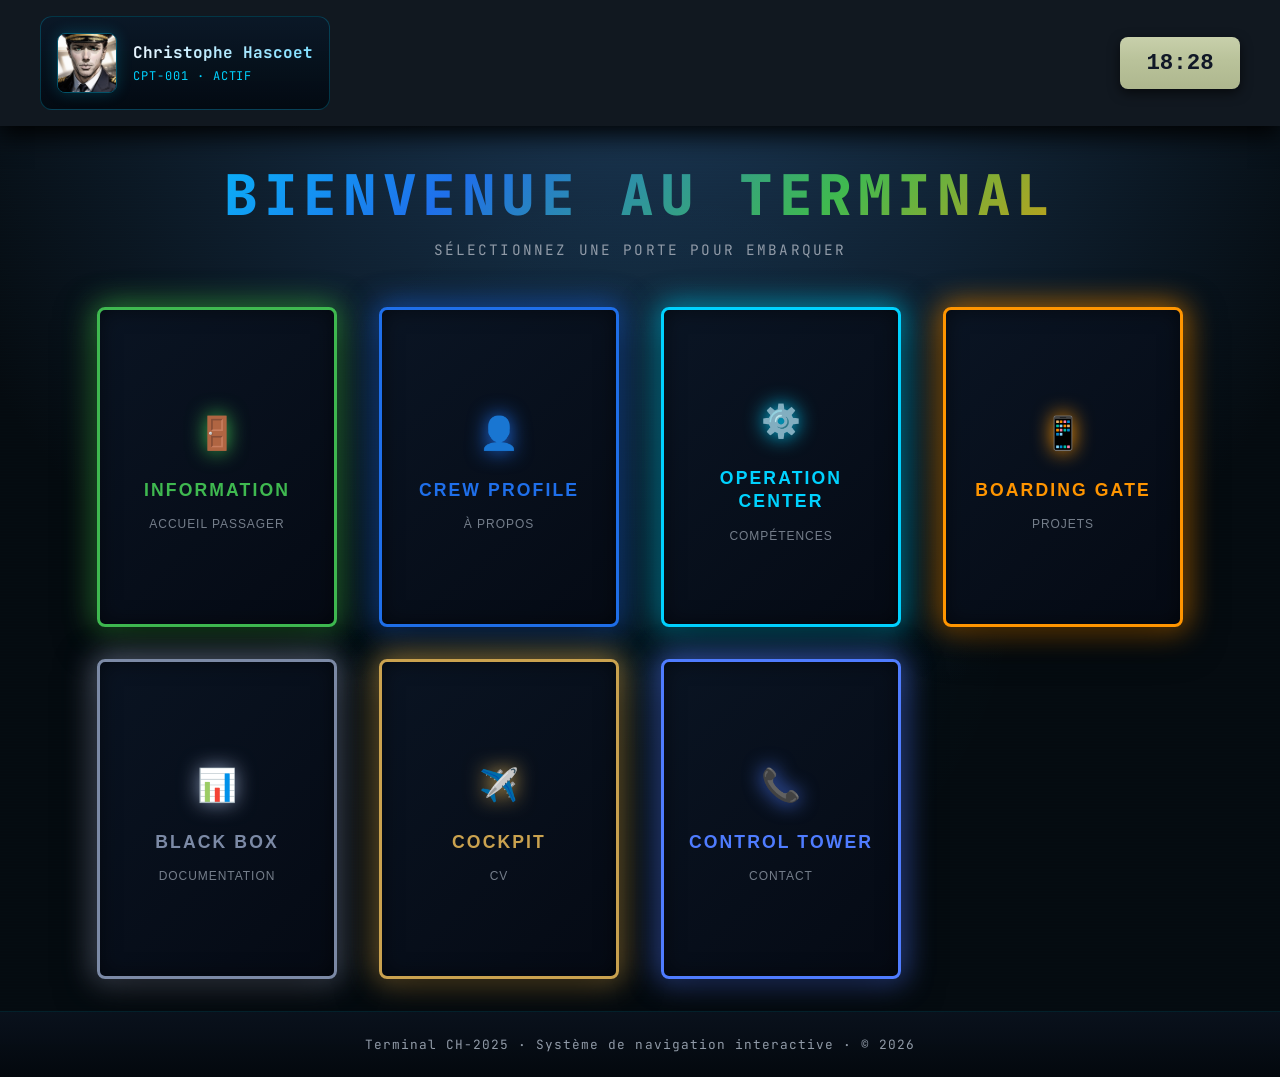
<file: test1.html>
<!DOCTYPE html>
<html lang="fr">

<head>
    <meta charset="UTF-8">
    <meta name="viewport" content="width=device-width, initial-scale=1.0">
    <title>Christophe Hascoet — Terminal A56 [PORTES INTERACTIVES]</title>

    <link rel="preconnect" href="https://fonts.googleapis.com">
    <link rel="preconnect" href="https://fonts.gstatic.com" crossorigin>
    <link rel="stylesheet"
        href="https://fonts.googleapis.com/css2?family=Oswald:wght@400;500;600&family=Inter:wght@400;500;600;700&family=JetBrains+Mono:wght@400;700&display=swap">

    <style>
        @import url("https://fonts.cdnfonts.com/css/ds-digital");

        * {
            margin: 0;
            padding: 0;
            box-sizing: border-box;
        }

        html {
            font-size: 16px;
            scroll-behavior: auto;
            color-scheme: dark;
        }

        body {
            min-height: 100dvh;
            display: flex;
            flex-direction: column;
            background: radial-gradient(circle at top, #1b3957, #050b10 60%);
            color: #e6edf3;
            font-family: 'JetBrains Mono', monospace;
            overflow-x: hidden;
        }

        :root {
            --color-accent: #00d2ff;
            --color-primary: #1f6fea;
            --color-green: #3fb950;
            --color-amber: #ff9500;
            --color-tech: #7c8aa6;
            --color-cockpit: #caa24f;
            --color-tower: #4f7cff;
            --color-text: #e6edf3;
            --color-muted: #909aa7;
            --hud-green: #00ff9c;
        }

        /* ═══════════════════════════════════════════════════════════
           HEADER
        ═══════════════════════════════════════════════════════════ */

        .header {
            background: #111820;
            box-shadow: 0 10px 22px rgba(0, 0, 0, 0.9);
            padding: 1rem 1.5rem;
            position: relative;
            z-index: 10;
        }

        .header__inner {
            max-width: 1200px;
            margin: 0 auto;
            display: flex;
            align-items: center;
            justify-content: space-between;
            gap: 1.5rem;
            flex-wrap: wrap;
        }

        .pilot-card {
            display: flex;
            align-items: center;
            gap: 1rem;
            padding: 1rem;
            background: linear-gradient(180deg, rgba(10, 25, 40, 0.92), rgba(3, 10, 18, 0.98));
            border: 1px solid rgba(0, 210, 255, 0.22);
            border-radius: 12px;
            flex-shrink: 0;
        }

        .pilot-card__avatar {
            width: 60px;
            height: 60px;
            border-radius: 8px;
            object-fit: cover;
            border: 1px solid rgba(0, 210, 255, 0.35);
            box-shadow: 0 0 15px rgba(0, 210, 255, 0.2);
        }

        .pilot-info {
            display: flex;
            flex-direction: column;
            gap: 0.3rem;
        }

        .pilot-name {
            font-weight: 700;
            font-size: 1rem;
            color: var(--color-text);
            background: linear-gradient(90deg, #eaf6ff, #7fdfff);
            -webkit-background-clip: text;
            -webkit-text-fill-color: transparent;
            background-clip: text;
        }

        .pilot-status {
            font-size: 0.75rem;
            color: var(--color-accent);
            text-transform: uppercase;
            letter-spacing: 0.08em;
        }

        .casio {
            background: linear-gradient(180deg, #c8d0ab 0%, #b9c29a 45%, #aeb78e 100%);
            padding: 0.8rem 1rem;
            border-radius: 8px;
            font-family: 'DS-Digital', monospace;
            font-size: 1.4rem;
            color: #111827;
            font-weight: 700;
            text-align: center;
            box-shadow: 0 4px 12px rgba(0, 0, 0, 0.6);
            flex-shrink: 0;
            min-width: 120px;
        }

        /* ═══════════════════════════════════════════════════════════
           MAIN - TERMINAL
        ═══════════════════════════════════════════════════════════ */

        main {
            flex: 1;
            display: flex;
            align-items: center;
            justify-content: center;
            padding: 2rem 1.5rem;
            position: relative;
            overflow: hidden;
        }

        main::before {
            content: "";
            position: absolute;
            inset: 0;
            background: 
                radial-gradient(circle at 50% 50%, rgba(0, 210, 255, 0.05), transparent 50%),
                repeating-linear-gradient(
                    0deg,
                    rgba(0, 210, 255, 0.01) 0px,
                    transparent 1px,
                    transparent 3px
                );
            pointer-events: none;
            z-index: 0;
        }

        .terminal-container {
            position: relative;
            z-index: 1;
            text-align: center;
        }

        .terminal-title {
            margin-bottom: 3rem;
        }

        .terminal-title h1 {
            font-size: clamp(2rem, 5vw, 3.5rem);
            font-weight: 900;
            text-transform: uppercase;
            letter-spacing: 0.1em;
            margin-bottom: 0.5rem;
            background: linear-gradient(135deg, var(--color-accent), var(--color-primary), var(--color-green), var(--color-amber));
            -webkit-background-clip: text;
            -webkit-text-fill-color: transparent;
            background-clip: text;
        }

        .terminal-subtitle {
            color: var(--color-muted);
            font-size: 0.9rem;
            letter-spacing: 0.15em;
            text-transform: uppercase;
        }

        /* ═══════════════════════════════════════════════════════════
           PORTES SYSTEM
        ═══════════════════════════════════════════════════════════ */

        .doors-grid {
            display: grid;
            grid-template-columns: repeat(auto-fit, minmax(250px, 1fr));
            gap: 2rem;
            max-width: 1200px;
            margin: 0 auto;
            justify-items: center;
        }

        .door-unit {
            --door-color: var(--color-accent);
            position: relative;
            width: 100%;
            max-width: 240px;
            perspective: 1000px;
            cursor: pointer;
        }

        .door-frame {
            position: relative;
            width: 100%;
            aspect-ratio: 3 / 4;
            background: linear-gradient(135deg, rgba(10, 20, 35, 0.95), rgba(5, 10, 20, 0.98));
            border: 3px solid var(--door-color);
            border-radius: 8px;
            overflow: hidden;
            box-shadow: 
                0 10px 40px rgba(0, 0, 0, 0.8),
                inset 0 0 20px rgba(0, 0, 0, 0.5),
                0 0 30px var(--door-color);
            transition: all 0.4s cubic-bezier(0.34, 1.56, 0.64, 1);
            display: flex;
            align-items: center;
            justify-content: center;
        }

        .door-unit:hover .door-frame,
        .door-unit.active .door-frame {
            transform: translateY(-10px) scale(1.05);
            box-shadow: 
                0 20px 60px rgba(0, 0, 0, 0.9),
                inset 0 0 30px rgba(0, 0, 0, 0.3),
                0 0 50px var(--door-color);
            border-color: var(--door-color);
        }

        .door-frame::before {
            content: "";
            position: absolute;
            inset: 0;
            background: linear-gradient(135deg, 
                transparent 0%, 
                var(--door-color) 5%,
                transparent 20%);
            opacity: 0;
            transition: opacity 0.6s ease;
            pointer-events: none;
        }

        .door-unit:hover .door-frame::before,
        .door-unit.active .door-frame::before {
            opacity: 0.3;
            animation: shineSweep 0.8s ease-out;
        }

        @keyframes shineSweep {
            from {
                transform: translateX(-100%);
            }
            to {
                transform: translateX(100%);
            }
        }

        .door-content {
            position: relative;
            z-index: 2;
            display: flex;
            flex-direction: column;
            align-items: center;
            justify-content: center;
            gap: 1rem;
            text-align: center;
            width: 100%;
            height: 100%;
            padding: 2rem 1rem;
        }

        .door-icon {
            width: 60px;
            height: 60px;
            display: flex;
            align-items: center;
            justify-content: center;
            font-size: 2rem;
            color: var(--door-color);
            text-shadow: 0 0 20px var(--door-color);
        }

        .door-label {
            font-size: 1.1rem;
            font-weight: 700;
            text-transform: uppercase;
            letter-spacing: 0.12em;
            color: var(--door-color);
            line-height: 1.3;
        }

        .door-description {
            font-size: 0.75rem;
            color: var(--color-muted);
            text-transform: uppercase;
            letter-spacing: 0.08em;
            opacity: 0.8;
        }

        /* DOOR COLORS */
        .door-unit--terminal { --door-color: var(--color-green); }
        .door-unit--crew { --door-color: var(--color-primary); }
        .door-unit--operations { --door-color: var(--color-accent); }
        .door-unit--boarding { --door-color: var(--color-amber); }
        .door-unit--blackbox { --door-color: var(--color-tech); }
        .door-unit--cockpit { --door-color: var(--color-cockpit); }
        .door-unit--control { --door-color: var(--color-tower); }

        /* DOOR PULSING EFFECT */
        .door-unit:hover .door-icon,
        .door-unit.active .door-icon {
            animation: doorGlow 1.5s ease-in-out infinite;
        }

        @keyframes doorGlow {
            0%, 100% {
                text-shadow: 0 0 20px var(--door-color);
                filter: drop-shadow(0 0 10px var(--door-color));
            }
            50% {
                text-shadow: 0 0 30px var(--door-color);
                filter: drop-shadow(0 0 20px var(--door-color));
            }
        }

        /* ═══════════════════════════════════════════════════════════
           FOOTER
        ═══════════════════════════════════════════════════════════ */

        footer {
            background: linear-gradient(180deg, rgba(10, 18, 28, 0.96), rgba(3, 8, 14, 0.98));
            border-top: 1px solid rgba(0, 210, 255, 0.12);
            padding: 1.5rem;
            text-align: center;
            color: var(--color-muted);
            font-size: 0.8rem;
            letter-spacing: 0.08em;
        }

        /* ═══════════════════════════════════════════════════════════
           RESPONSIVE
        ═══════════════════════════════════════════════════════════ */

        @media (max-width: 1024px) {
            .doors-grid {
                grid-template-columns: repeat(auto-fit, minmax(200px, 1fr));
                gap: 1.5rem;
            }

            .door-frame {
                max-width: 200px;
            }
        }

        @media (max-width: 768px) {
            .header__inner {
                flex-direction: column;
                gap: 1rem;
            }

            .terminal-title h1 {
                font-size: 2rem;
            }

            .doors-grid {
                grid-template-columns: repeat(auto-fit, minmax(150px, 1fr));
                gap: 1rem;
            }

            .door-content {
                padding: 1.5rem 1rem;
                gap: 0.8rem;
            }

            .door-icon {
                width: 50px;
                height: 50px;
                font-size: 1.5rem;
            }

            .door-label {
                font-size: 0.9rem;
            }
        }

        @media (max-width: 480px) {
            .doors-grid {
                grid-template-columns: 1fr 1fr;
                gap: 0.8rem;
            }

            .door-frame {
                border-width: 2px;
            }

            .door-label {
                font-size: 0.8rem;
                letter-spacing: 0.05em;
            }

            .door-description {
                font-size: 0.65rem;
            }
        }

        @media (prefers-reduced-motion: reduce) {
            * {
                animation: none !important;
                transition: none !important;
            }
        }

    </style>
</head>

<body>

    <!-- ═══════════════════════════════════════════════════════════
         HEADER
    ═══════════════════════════════════════════════════════════ -->

    <header class="header">
        <div class="header__inner">
            <article class="pilot-card">
                <img src="./asset/images/pilote christophehascoet3.png" alt="Christophe Hascoet"
                    class="pilot-card__avatar">
                <div class="pilot-info">
                    <h2 class="pilot-name">Christophe Hascoet</h2>
                    <span class="pilot-status">CPT-001 · ACTIF</span>
                </div>
            </article>

            <div class="casio" id="casio-clock">
                <div id="casio-time">11:04</div>
            </div>
        </div>
    </header>

    <!-- ═══════════════════════════════════════════════════════════
         MAIN - TERMINAL PORTES
    ═══════════════════════════════════════════════════════════ -->

    <main>
        <div class="terminal-container">

            <!-- TITLE -->
            <section class="terminal-title">
                <h1>Bienvenue au Terminal</h1>
                <p class="terminal-subtitle">Sélectionnez une porte pour embarquer</p>
            </section>

            <!-- DOORS GRID -->
            <div class="doors-grid" id="doors-grid"></div>

        </div>
    </main>

    <!-- ═══════════════════════════════════════════════════════════
         FOOTER
    ═══════════════════════════════════════════════════════════ -->

    <footer>
        <p>Terminal CH-2025 · Système de navigation interactive · © 2026</p>
    </footer>

    <!-- ═══════════════════════════════════════════════════════════
         SCRIPTS
    ═══════════════════════════════════════════════════════════ -->

    <script src="https://cdnjs.cloudflare.com/ajax/libs/gsap/3.12.2/gsap.min.js"></script>

    <script>
        // ═══════════════════════════════════════════════════════════
        // DONNÉES DES PORTES
        // ═══════════════════════════════════════════════════════════

        const DOORS_DATA = [
            {
                id: 'terminal',
                label: 'INFORMATION',
                description: 'Accueil passager',
                icon: '🚪',
                href: 'index.html',
                class: 'door-unit--terminal'
            },
            {
                id: 'crew',
                label: 'CREW PROFILE',
                description: 'À propos',
                icon: '👤',
                href: 'crew-profil.html',
                class: 'door-unit--crew'
            },
            {
                id: 'operations',
                label: 'OPERATION CENTER',
                description: 'Compétences',
                icon: '⚙️',
                href: 'departures.html',
                class: 'door-unit--operations'
            },
            {
                id: 'boarding',
                label: 'BOARDING GATE',
                description: 'Projets',
                icon: '📱',
                href: 'bording-gate.html',
                class: 'door-unit--boarding'
            },
            {
                id: 'blackbox',
                label: 'BLACK BOX',
                description: 'Documentation',
                icon: '📊',
                href: 'black-box.html',
                class: 'door-unit--blackbox'
            },
            {
                id: 'cockpit',
                label: 'COCKPIT',
                description: 'CV',
                icon: '✈️',
                href: 'cockpit.html',
                class: 'door-unit--cockpit'
            },
            {
                id: 'control',
                label: 'CONTROL TOWER',
                description: 'Contact',
                icon: '📞',
                href: 'control-tower.html',
                class: 'door-unit--control'
            }
        ];

        // ═══════════════════════════════════════════════════════════
        // RENDER DOORS
        // ═══════════════════════════════════════════════════════════

        function renderDoors() {
            const container = document.getElementById('doors-grid');

            DOORS_DATA.forEach((door, index) => {
                const doorUnit = document.createElement('div');
                doorUnit.className = `door-unit ${door.class}`;
                doorUnit.dataset.doorId = door.id;

                doorUnit.innerHTML = `
                    <button class="door-frame" data-door-id="${door.id}" aria-label="Aller à ${door.label}">
                        <div class="door-content">
                            <div class="door-icon">${door.icon}</div>
                            <div class="door-label">${door.label}</div>
                            <div class="door-description">${door.description}</div>
                        </div>
                    </button>
                `;

                const button = doorUnit.querySelector('.door-frame');
                
                button.addEventListener('mouseenter', () => highlightDoor(door.id));
                button.addEventListener('mouseleave', () => clearHighlight());
                button.addEventListener('click', (e) => {
                    e.preventDefault();
                    selectDoor(door);
                });

                // Animation d'entrée
                gsap.from(doorUnit, {
                    opacity: 0,
                    y: 30,
                    duration: 0.6,
                    delay: index * 0.1,
                    ease: 'power3.out'
                });

                container.appendChild(doorUnit);
            });
        }

        // ═══════════════════════════════════════════════════════════
        // HIGHLIGHT DOOR
        // ═══════════════════════════════════════════════════════════

        function highlightDoor(doorId) {
            const door = document.querySelector(`.door-unit[data-door-id="${doorId}"]`);
            if (door) {
                door.classList.add('active');
                gsap.to(door, {
                    scale: 1.05,
                    duration: 0.3,
                    ease: 'back.out(1.7)'
                });
            }
        }

        function clearHighlight() {
            document.querySelectorAll('.door-unit.active').forEach(door => {
                door.classList.remove('active');
                gsap.to(door, {
                    scale: 1,
                    duration: 0.3
                });
            });
        }

        // ═══════════════════════════════════════════════════════════
        // SELECT DOOR
        // ═══════════════════════════════════════════════════════════

        function selectDoor(door) {
            const doorEl = document.querySelector(`.door-unit[data-door-id="${door.id}"]`);
            
            // Animation d'embarquement
            gsap.to(doorEl, {
                scale: 1.15,
                boxShadow: `0 0 80px ${getComputedStyle(doorEl).getPropertyValue('--door-color')}`,
                duration: 0.6,
                ease: 'back.out(1.7)'
            });

            // Fade out et navigation
            gsap.to(document.body, {
                opacity: 0,
                duration: 0.8,
                delay: 0.4,
                ease: 'power2.in',
                onComplete: () => {
                    window.location.href = door.href;
                }
            });
        }

        // ═══════════════════════════════════════════════════════════
        // CASIO CLOCK
        // ═══════════════════════════════════════════════════════════

        function updateCasio() {
            const now = new Date();
            const hours = String(now.getHours()).padStart(2, '0');
            const minutes = String(now.getMinutes()).padStart(2, '0');
            document.getElementById('casio-time').textContent = `${hours}:${minutes}`;
        }

        setInterval(updateCasio, 1000);
        updateCasio();

        // ═══════════════════════════════════════════════════════════
        // INIT
        // ═══════════════════════════════════════════════════════════

        document.addEventListener('DOMContentLoaded', () => {
            renderDoors();

            // Animation du titre
            gsap.from('.terminal-title h1', {
                opacity: 0,
                y: -30,
                duration: 0.8,
                ease: 'back.out(1.7)'
            });

            gsap.from('.terminal-subtitle', {
                opacity: 0,
                y: -20,
                duration: 0.8,
                delay: 0.2,
                ease: 'power3.out'
            });
        });
    </script>

</body>

</html>
</file>
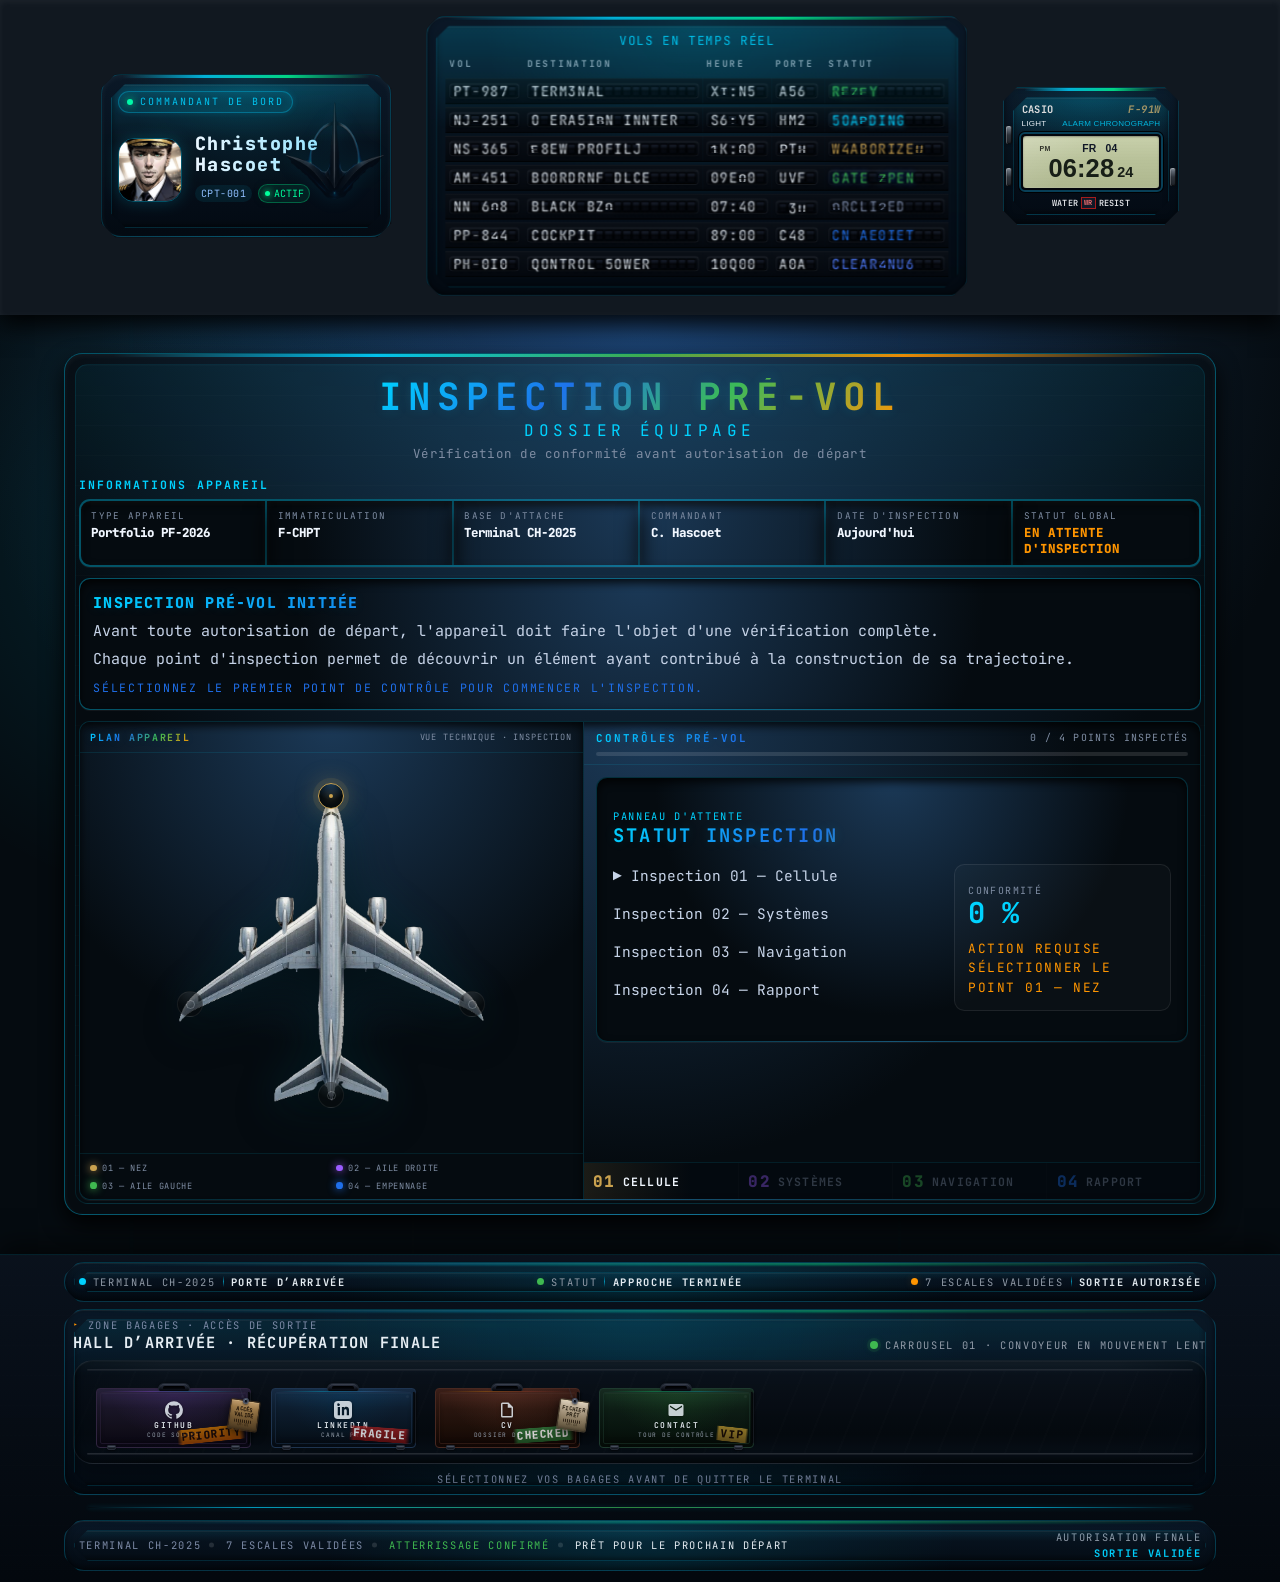
<file: test2.html>
<!DOCTYPE html>
<html lang="fr">

<head>
  <meta charset="UTF-8">
  <meta name="viewport" content="width=device-width, initial-scale=1.0">
  <title>Christophe Hascoet — Terminal A56</title>

  <link rel="preconnect" href="https://fonts.googleapis.com">
  <link rel="preconnect" href="https://fonts.gstatic.com" crossorigin>
  <link rel="stylesheet"
    href="https://fonts.googleapis.com/css2?family=Oswald:wght@400;500;600&family=Inter:wght@400;500;600;700&family=JetBrains+Mono:wght@400;700&display=swap">
  


<!-- 
  <link rel="stylesheet" href="./asset/css/style.css">
  <link rel="stylesheet" href="./asset/css/crew-profil.css">
  <link rel="stylesheet" href="./asset/css/footer.css"> -->

 <style>
    @import url("https://fonts.cdnfonts.com/css/ds-digital");

@layer reset, base, layout, components, animations, responsive, a11y;

@property --p {
  syntax: "<percentage>";
  inherits: false;
  initial-value: 0%;
}

/* ═══════════════════════════════════════════════════════════════
   RESET
═══════════════════════════════════════════════════════════════ */
@layer reset {

  *,
  *::before,
  *::after {
    box-sizing: border-box;
    margin: 0;
    padding: 0;
  }

  html {
    font-size: 16px;
    scroll-behavior: inherit;
    color-scheme: dark;
  }

  body {
    min-height: 100dvh;
    display: flex;
    flex-direction: column;
    background: var(--bg-main);
    color: var(--color-text);
    font-family: var(--font-mono);
    overflow-x: hidden;
  }

  img {
    display: block;
    max-width: 100%;
    height: auto;
  }

  a {
    color: inherit;
    text-decoration: none;
  }

  ul,
  ol {
    list-style: none;
  }
}

/* ═══════════════════════════════════════════════════════════════
   BASE — VARIABLES + UTILITAIRES GLOBAUX
═══════════════════════════════════════════════════════════════ */
@layer base {
  :root {
    /* ── FONTS ─────────────────────────────────────────────── */
    --font-sans: "Rajdhani", system-ui, sans-serif;
    --font-mono: "JetBrains Mono", ui-monospace, monospace;
    --font-digital: "DS-Digital", sans-serif;

    /* ── COLORS · MAIN PALETTE ─────────────────────────────── */
    --color-bg-page: #05080f;
    --color-bg-panel: #111820;
    --color-bg-card: #101e38;
    --color-primary: #1f6fea;
    --color-accent: #00d2ff;
    --color-green: #3fb950;
    --color-amber: #ff9500;
    --color-violet: #9b5cff;
    --color-tech: #7c8aa6;
    --color-cockpit: #caa24f;
    --color-tower: #4f7cff;
    --color-text: #e6edf3;
    --crew-readable: #f1f7ff;
    --color-muted: #909aa7;
    --hud-green: #00ff9c;

    /* ── COLORS · ACCENT ALPHA ─────────────────────────────── */
    --color-accent-90: rgba(0, 210, 255, 0.9);
    --color-accent-82: rgba(0, 210, 255, 0.82);
    --color-accent-80: rgba(0, 210, 255, 0.8);
    --color-accent-35: rgba(0, 210, 255, 0.35);
    --color-accent-22: rgba(0, 210, 255, 0.22);
    --color-accent-18: rgba(0, 210, 255, 0.18);
    --color-accent-15: rgba(0, 210, 255, 0.15);
    --color-accent-14: rgba(0, 210, 255, 0.14);
    --color-accent-12: rgba(0, 210, 255, 0.12);
    --color-accent-10: rgba(0, 210, 255, 0.1);
    --color-accent-08: rgba(0, 210, 255, 0.08);
    --color-accent-06: rgba(0, 210, 255, 0.06);

    /* ── COLORS · GREEN ALPHA ──────────────────────────────── */
    --color-green-80: rgba(0, 255, 150, 0.8);
    --color-green-30: rgba(0, 255, 150, 0.3);
    --color-green-08: rgba(0, 255, 150, 0.08);
    --color-green-26: rgba(63, 185, 80, 0.26);
    --color-green-065: rgba(63, 185, 80, 0.065);

    /* ── COLORS · WHITE ALPHA ──────────────────────────────── */
    --color-white-22: rgba(255, 255, 255, 0.22);
    --color-white-20: rgba(255, 255, 255, 0.2);
    --color-white-18: rgba(255, 255, 255, 0.18);
    --color-white-14: rgba(255, 255, 255, 0.14);
    --color-white-12: rgba(255, 255, 255, 0.12);
    --color-white-08: rgba(255, 255, 255, 0.08);
    --color-white-06: rgba(255, 255, 255, 0.06);
    --color-white-05: rgba(255, 255, 255, 0.05);
    --color-white-04: rgba(255, 255, 255, 0.04);
    --color-white-01: rgba(255, 255, 255, 0.01);

    /* ── COLORS · BLACK ALPHA ──────────────────────────────── */
    --color-black-90: rgba(0, 0, 0, 0.9);
    --color-black-85: rgba(0, 0, 0, 0.85);
    --color-black-80: rgba(0, 0, 0, 0.8);
    --color-black-72: rgba(0, 0, 0, 0.72);
    --color-black-65: rgba(0, 0, 0, 0.65);
    --color-black-55: rgba(0, 0, 0, 0.55);
    --color-black-50: rgba(0, 0, 0, 0.5);
    --color-black-45: rgba(0, 0, 0, 0.45);
    --color-black-35: rgba(0, 0, 0, 0.35);

    /* ── COLORS · STATUS (flaps) ───────────────────────────── */
    --color-status-archived: var(--color-tech);
    --color-status-authorized: var(--color-cockpit);
    --color-status-clearance: var(--color-tower);
    --color-status-review: var(--color-primary);
    --color-status-open: var(--color-primary);
    --color-status-ready: var(--color-green);
    --color-status-boarding: var(--color-accent);
    --color-status-ontime: var(--color-accent);
    --color-status-gate-open: var(--color-green);
    --color-status-final: var(--color-amber);

    /* ── TEXT SIZES ────────────────────────────────────────── */
    --text-xs: clamp(0.55rem, 0.9vw, 0.65rem);
    --text-sm: clamp(0.62rem, 1.1vw, 0.72rem);
    --text-md: clamp(0.72rem, 1.4vw, 0.85rem);
    --text-base: clamp(0.82rem, 1.7vw, 1rem);
    --text-lg: clamp(0.92rem, 2vw, 1.1rem);
    --text-xl: clamp(1.15rem, 2.5vw, 1.5rem);
    --text-2xl: clamp(1.35rem, 3vw, 2rem);
    --text-hero: clamp(1.8rem, 4.5vw, 2.8rem);


    /* ── SPACING ───────────────────────────────────────────── */
    --space-1: 0.5rem;
    --space-2: 1rem;
    --space-3: 1.5rem;
    --space-4: 2rem;

    /* ── LAYOUT ────────────────────────────────────────────── */
    --container: 1200px;
    --cut: 14px;
    --pad-x: clamp(0.75rem, 2vw, 1.5rem);

    /* ── CLIP-PATH · HUD SHAPE ─────────────────────────────── */
    --clip-hud: polygon(0 var(--cut),
        var(--cut) 0,
        calc(100% - var(--cut)) 0,
        100% var(--cut),
        100% calc(100% - var(--cut)),
        calc(100% - var(--cut)) 100%,
        var(--cut) 100%,
        0 calc(100% - var(--cut)));

    /* ── BACKGROUNDS · MAIN ────────────────────────────────── */
    --bg-main: radial-gradient(circle at top, #1b3957, #050b10 60%);
    --bg-glass: linear-gradient(180deg, rgba(10, 25, 40, 0.92), rgba(3, 10, 18, 0.98));
    --bg-glass-top: radial-gradient(circle at top, var(--color-accent-12), transparent 55%);
    --bg-footer: linear-gradient(180deg, rgba(10, 18, 28, 0.96), rgba(3, 8, 14, 0.98));
    --bg-row: linear-gradient(180deg, #0a0f16, #04080e);
    --bg-row-word: linear-gradient(180deg, #0c1118, #050a12);
    --bg-flap: linear-gradient(180deg, #1b2230 0%, #0a0d14 50%, #05070d 100%);

    /* ── BACKGROUNDS · DECORATIVE ──────────────────────────── */
    --gradient-neon-line: linear-gradient(90deg,
        transparent,
        var(--color-accent-80),
        var(--color-green-80),
        transparent);
    --gradient-glass-overlay: linear-gradient(180deg, var(--color-accent-18), transparent 40%);
    --gradient-title: linear-gradient(135deg,
        var(--color-accent),
        var(--color-primary) 35%,
        var(--color-green) 65%,
        var(--color-amber));


    /* ── SHADOWS ───────────────────────────────────────────── */
    --shadow-card: 0 10px 22px rgba(0, 0, 0, 0.9),
      inset 0 2px 6px rgba(255, 255, 255, 0.05);
    --shadow-board: 0 10px 24px var(--color-black-45),
      0 4px 10px var(--color-accent-10),
      inset 0 1px 0 var(--color-white-06),
      inset 0 -2px 6px var(--color-black-55);
    --shadow-flap-inset: inset 0 1px 0 var(--color-white-06),
      inset 0 -2px 5px var(--color-black-45);
    --shadow-row: inset 0 1px 0 var(--color-white-04),
      inset 0 -1px 0 var(--color-black-90);
    --shadow-word: inset 0 1px 0 var(--color-white-05),
      inset 0 -1px 0 var(--color-black-90);

    /* Effet Inset (creusé sombre) pour les cartes */
    --inset-bg: rgba(0, 4, 10, 0.45) radial-gradient(circle at top, #1b3957, #050b10 60%);
    --inset-shadow: inset 0 4px 8px rgba(0, 0, 0, 0.8),
      0 1px 0 rgba(255, 255, 255, 0.05);

    /* ── BORDERS ───────────────────────────────────────────── */
    --border-card: 5px solid var(--color-bg-card);
    --border-panel: 2px solid var(--color-bg-page);
    --border-glass: 1px solid var(--color-accent-22);
    --border-glass-inner: 1px solid var(--color-accent-14);
    --border-accent-35: 1px solid var(--color-accent-35);
    --border-flap: 1px solid var(--color-black-85);
    --border-white-06: 1px solid var(--color-white-06);
    --border-green-30: 1px solid var(--color-green-30);
    --border-green-26: 1px solid var(--color-green-26);

    /* ── BORDER RADIUS ─────────────────────────────────────── */
    --radius-xs: 2px;
    --radius-sm: 12px;
    --radius-card: 14px;
    --radius-lg: 16px;
    --radius-md: 20px;
    --radius-pill: 999px;
    --crew-radius: 1.15rem;

    /* ── TABLE VARIABLES ───────────────────────────────────── */
    --board-padding: 1rem 1.2rem;
    --table-gap: 3px;
    --th-padding: 0 4px 6px;
    --td-padding: 3px 4px;
    --flap-size: 0.6rem;
    --word-padding: 2px 2px;

    /* ── TRANSITIONS ───────────────────────────────────────── */
    --transition-fast: 0.25s ease;
    --transition-medium: 0.3s ease;
  }

  :focus-visible {
    outline: 2px solid var(--color-accent);
    outline-offset: 3px;
    border-radius: var(--radius-sm);
  }

  .sr-only {
    position: absolute;
    width: 1px;
    height: 1px;
    padding: 0;
    margin: -1px;
    overflow: hidden;
    clip: rect(0, 0, 0, 0);
    white-space: nowrap;
    border: 0;
  }

  .skip-link {
    position: absolute;
    top: -100px;
    left: var(--space-1);
    background: var(--color-primary);
    color: #fff;
    padding: var(--space-1) var(--space-2);
    border-radius: var(--radius-sm);
    font-family: var(--font-mono);
    font-size: var(--text-sm);
    z-index: 10000;
    transition: top var(--transition-fast);
  }

  .skip-link:focus {
    top: var(--space-2);
  }

  .container {
    max-width: var(--container);
    margin-inline: auto;
    padding-inline: var(--pad-x);
  }
}

/* ═══════════════════════════════════════════════════════════════
   LAYOUT — HEADER / MAIN / FOOTER
═══════════════════════════════════════════════════════════════ */
@layer layout {
  .header {
    background: var(--color-bg-panel);
    box-shadow: var(--shadow-card);
    padding-block: 0.6rem 0.8rem;
    position: relative;
    z-index: 1;
  }

  .header__inner {
    display: flex;
    align-items: center;
    justify-content: center;
    gap: 1rem;
    position: relative;
    flex-wrap: wrap;
  }

  main {
    flex: 1;
    padding-block: var(--space-4);
  }

  .claim-footer {
    position: relative;
    z-index: 1;
    margin-top: auto;
    padding-block: 0.45rem 0.7rem;
    background: var(--bg-footer);
    border-top: 1px solid var(--color-accent-12);
    box-shadow: 0 -10px 24px var(--color-black-55);
  }

  .claim-footer::before {
    content: "";
    position: absolute;
    inset: 0;
    pointer-events: none;
    opacity: 0.22;
    background: repeating-linear-gradient(180deg,
        rgba(255, 255, 255, 0.012) 0 1px,
        transparent 1px 30px);
  }

  .claim-footer__layout {
    display: grid;
    gap: 0.45rem;
  }
}

/* ═══════════════════════════════════════════════════════════════
   COMPONENTS — PILOT CARD / FLIGHT BOARD / CASIO
═══════════════════════════════════════════════════════════════ */
@layer components {

  /* ─── PILOT CARD ─────────────────────────────────────────── */
  .pilot-card {
    display: grid;
    grid-template-rows: auto 1fr;
    width: 290px;
    aspect-ratio: 16 / 9;
    padding: 1rem;
    border-radius: var(--radius-md);
    position: relative;
    overflow: hidden;
    background: var(--bg-glass-top), var(--bg-glass);
    border: var(--border-glass);
    box-shadow: var(--shadow-card);
    clip-path: var(--clip-hud);
    backdrop-filter: blur(4px);
    isolation: isolate;
  }

  .pilot-card::before {
    content: "";
    position: absolute;
    top: 0;
    left: 20px;
    right: 20px;
    height: 3px;
    background: var(--gradient-neon-line);
    border-radius: var(--radius-md);
    filter: blur(0.2px);
    pointer-events: none;
  }

  .pilot-card::after {
    content: "";
    position: absolute;
    inset: 0.55rem;
    pointer-events: none;
    box-shadow: var(--shadow-flap-inset);
    background: var(--gradient-glass-overlay);
    border: var(--border-glass-inner);
    clip-path: inherit;
  }

  .pilot-card__role {
    display: inline-flex;
    align-items: center;
    gap: 0.4rem;
    font-size: 10px;
    letter-spacing: 0.2em;
    text-transform: uppercase;
    color: var(--color-accent-90);
    padding: 0.2rem 0.5rem;
    border-radius: var(--radius-pill);
    width: fit-content;
    border: var(--border-accent-35);
    background: var(--color-accent-06);
    box-shadow:
      inset 0 0 8px var(--color-accent-10),
      0 0 6px var(--color-accent-15);
  }

  .pilot-card__role::before {
    content: "";
    width: 6px;
    height: 6px;
    border-radius: 50%;
    background: var(--hud-green);
    box-shadow: 0 0 8px var(--hud-green);
    animation: hudPulse 1.8s infinite;
  }

  .pilot-card__main {
    display: flex;
    align-items: center;
    gap: 0.8rem;
    margin-top: 0.5rem;
    position: relative;
    z-index: 2;
  }

  .pilot-card__avatar {
    width: 64px;
    height: 64px;
    object-fit: cover;
    border-radius: var(--radius-lg);
    border: var(--border-accent-35);
    box-shadow:
      0 0 15px rgba(0, 210, 255, 0.2),
      inset 0 0 10px var(--color-white-08);
    filter: saturate(1.05) contrast(1.03);
  }

  .pilot-card__logo {
    position: absolute;
    bottom: 44px;
    right: 5px;
    width: 100px;
    height: auto;
    pointer-events: none;
    z-index: 1;
    opacity: 0.3;
    filter: drop-shadow(0 0 10px rgba(0, 210, 255, 0.3));
    transform: translateY(10px);
  }

  .pilot-card__info {
    max-width: 160px;
    display: flex;
    flex-direction: column;
    gap: 0.35rem;
    transform: translateY(-2px);
  }

  .pilot-card__name {
    margin: 0;
    font-size: 1.15rem;
    font-weight: 800;
    line-height: 1.1;
    background: linear-gradient(90deg, #eaf6ff, #7fdfff);
    background-clip: text;
    -webkit-background-clip: text;
    color: transparent;
    -webkit-text-fill-color: transparent;
    font-family: var(--font-mono);
    letter-spacing: 0.08em;
  }

  .pilot-card__meta {
    display: flex;
    align-items: center;
    gap: 0.4rem;
    margin-top: 0.25rem;
  }

  .pilot-card__id {
    font-size: 10px;
    padding: 0.1rem 0.35rem;
    max-width: 110px;
    white-space: nowrap;
    overflow: hidden;
    text-overflow: ellipsis;
    letter-spacing: 0.05em;
    border-radius: var(--radius-pill);
    background: var(--color-accent-08);
    color: #8fbfff;
    font-family: var(--font-mono);
  }

  .pilot-card__status {
    display: inline-flex;
    align-items: center;
    gap: 0.25rem;
    font-size: 10px;
    padding: 0.1rem 0.35rem;
    border-radius: var(--radius-md);
    border: var(--border-green-30);
    background: var(--color-green-08);
    color: var(--hud-green);
    white-space: nowrap;
    font-family: var(--font-mono);
    animation: system-pulse 2.5s infinite;
  }

  .pilot-card__dot {
    width: 5px;
    height: 5px;
    border-radius: 50%;
    animation: dot-pulse 2s infinite;
    background: var(--hud-green);
    box-shadow:
      0 0 6px var(--hud-green),
      0 0 12px rgba(63, 185, 80, 0.6);
  }

  /* ─── FLIGHT BOARD (TABLEAU) ─────────────────────────────── */
  .flight-board {
    background: var(--bg-glass-top), var(--bg-glass);
    border: var(--border-glass);
    box-shadow: var(--shadow-board);
    clip-path: var(--clip-hud);
    backdrop-filter: blur(4px);
    border-radius: var(--radius-md);
    padding: var(--board-padding);
    position: relative;
    overflow: hidden;
    isolation: isolate;
    transform: scale(0.96);
    transform-origin: center;
  }

  .flight-board::before {
    content: "";
    position: absolute;
    top: 0;
    left: 20px;
    right: 20px;
    height: 3px;
    background: var(--gradient-neon-line);
    border-radius: var(--radius-md);
    filter: blur(0.2px);
    pointer-events: none;
  }

  .flight-board::after {
    content: "";
    position: absolute;
    inset: 0.55rem;
    pointer-events: none;
    box-shadow: var(--shadow-flap-inset);
    background: var(--gradient-glass-overlay);
    border: var(--border-glass-inner);
    clip-path: inherit;
  }

  .flight-table {
    border-collapse: separate;
    border-spacing: 0 var(--table-gap);
    width: 100%;
  }

  .flight-table caption {
    font-size: 0.8rem;
    color: var(--color-accent);
    margin-bottom: 0.4rem;
    text-align: center;
    letter-spacing: 1px;
    opacity: 0.9;
    text-transform: uppercase;
  }

  .flight-table th {
    font-size: 0.6rem;
    color: var(--color-muted);
    letter-spacing: 2px;
    padding: var(--th-padding);
    text-align: left;
  }

  .flight-table td {
    padding: var(--td-padding);
    white-space: nowrap;
  }

  .flight-table tbody tr {
    background: var(--bg-row);
    box-shadow: var(--shadow-row);
    transition:
      background var(--transition-fast),
      transform var(--transition-fast);
  }

  .flight-table tbody tr:hover {
    background: rgba(31, 111, 234, 0.12);
    transform: translateX(2px);
  }

  /* Colonnes du tableau (desktop) */
  .flight-table th:nth-child(1),
  .flight-table td:nth-child(1) {
    width: 10%;
    min-width: 55px;
  }

  .flight-table th:nth-child(2),
  .flight-table td:nth-child(2) {
    width: 36%;
    min-width: 110px;
  }

  .flight-table th:nth-child(3),
  .flight-table td:nth-child(3) {
    width: 15%;
    min-width: 65px;
  }

  .flight-table th:nth-child(4),
  .flight-table td:nth-child(4) {
    width: 12%;
    min-width: 55px;
  }

  .flight-table th:nth-child(5),
  .flight-table td:nth-child(5) {
    width: 27%;
    min-width: 115px;
  }

  /* Structure du mot */
  .word {
    display: inline-flex;
    align-items: center;
    flex-wrap: nowrap;
    padding: var(--word-padding);
    background: var(--bg-row-word);
    border-radius: 4px;
    border: var(--border-white-06);
    box-shadow: var(--shadow-word);
    /* perspective: 900px; */
    perspective: 400px;
    transform-style: preserve-3d;
  }

  /* Le Flap */
  .flap {
    width: var(--flap-size);
    height: var(--flap-size);
    line-height: var(--flap-size);
    text-align: center;
    background: var(--bg-flap);
    border: var(--border-flap);
    border-radius: var(--radius-xs);
    transform-origin: center bottom;
    backface-visibility: hidden;
    position: relative;
    box-shadow: 0 2px 4px var(--color-black-55);
    font-size: 0.9rem;
    letter-spacing: 0.02rem;
    margin: 0;
    flex-shrink: 0;
  }

  .flap::after {
    content: "";
    position: absolute;
    top: 50%;
    left: 0;
    width: 100%;
    height: 1px;
    background: rgba(0, 0, 0, 0.7);
  }

  /* Status colors for flaps */
  .status-archived .flap {
    color: var(--color-status-archived);
  }

  .status-authorized .flap {
    color: var(--color-status-authorized);
  }

  .status-clearance .flap {
    color: var(--color-status-clearance);
    animation: blinkDelay 2s infinite;
  }

  .status-review .flap {
    color: var(--color-status-review);
  }

  .status-open .flap {
    color: var(--color-status-open);
    text-shadow: 0 0 8px rgba(31, 111, 234, 0.7);
  }

  .status-ready .flap {
    color: var(--color-status-ready);
    text-shadow: 0 0 6px rgba(0, 255, 156, 0.6);
  }

  .status-boarding .flap {
    color: var(--color-status-boarding);
    text-shadow: 0 0 8px rgba(77, 184, 255, 0.8);
    animation: pulseBoarding 1.5s infinite;
  }

  .status-ontime .flap {
    color: var(--color-status-ontime);
    text-shadow: 0 0 6px rgba(255, 255, 255, 0.5);
  }

  .status-gate-open .flap {
    color: var(--color-status-gate-open);
    text-shadow: 0 0 8px rgba(31, 111, 234, 0.7);
  }

  .status-final .flap {
    color: var(--color-status-final);
    text-shadow: 0 0 6px rgba(255, 179, 0, 0.7);
    animation: flashFinal 0.8s infinite;
  }

  /* ─── CASIO WATCH ────────────────────────────────────────── */
  .casio {
    display: flex;
    justify-content: center;
    align-items: center;
    flex-shrink: 0;
  }

  .casio__body {
    overflow: visible;
    max-width: 250px;
    padding: 0.85rem 0.9rem 0.9rem;
    border-radius: var(--radius-card);
    background: var(--bg-glass-top), var(--bg-glass);
    border: var(--border-glass);
    box-shadow: var(--shadow-board);
    clip-path: var(--clip-hud);
    position: relative;
    flex-shrink: 0;
    isolation: isolate;
  }

  .casio__body::before {
    content: "";
    position: absolute;
    top: 0;
    left: 20px;
    right: 20px;
    height: 3px;
    background: var(--gradient-neon-line);
    border-radius: var(--radius-md);
    filter: blur(0.2px);
    pointer-events: none;
  }

  .casio__body::after {
    content: "";
    position: absolute;
    inset: 0.55rem;
    pointer-events: none;
    box-shadow: var(--shadow-flap-inset);
    background: var(--gradient-glass-overlay);
    border: var(--border-glass-inner);
    clip-path: inherit;
  }

  .casio__header {
    display: flex;
    justify-content: space-between;
    padding-inline: 3px;
    margin-bottom: 3px;
    position: relative;
    z-index: 3;
  }

  .casio__brand,
  .casio__model {
    font-size: var(--text-xs);
    font-weight: 700;
    letter-spacing: 0.4px;
    color: #dcdcdc;
  }

  .casio__model {
    font-style: italic;
    color: #a49666;
  }

  .casio__function-bar {
    display: flex;
    justify-content: space-between;
    align-items: center;
    padding: 0 3px 2px;
    margin-bottom: 2px;
    font-family: var(--font-digital);
    font-size: 8px;
    letter-spacing: 0.25px;
    position: relative;
    z-index: 3;
    gap: 1rem;
  }

  .casio__alarm {
    color: var(--color-accent-82);
  }

  .casio__screen-border {
    border-radius: 6px;
    padding: 2px;
    background: var(--color-bg-page);
    position: relative;
    border: 2px solid #083f57;
    box-shadow:
      0 0 0 1px var(--color-black-90),
      inset 0 0 4px var(--color-black-72),
      0 0 3px rgba(0, 180, 255, 0.05);
    z-index: 3;
  }

  .casio__screen-border::after {
    content: "";
    position: absolute;
    inset: 2px;
    border-radius: 5px;
    background: linear-gradient(135deg, var(--color-white-18), transparent 45%);
    pointer-events: none;
  }

  .casio__top,
  .casio__time {
    position: relative;
    z-index: 1;
  }

  .casio__screen {
    padding: 7px 9px;
    border-radius: 3px;
    font-family: var(--font-mono);
    color: #111827;
    background: linear-gradient(180deg, #c8d0ab 0%, #b9c29a 45%, #aeb78e 100%);
    box-shadow:
      inset 0 1px 2px var(--color-black-35),
      inset 0 -1px 1px var(--color-white-12);
    display: flex;
    flex-direction: column;
    position: relative;
    overflow: hidden;
  }

  .casio__screen::after {
    content: "";
    position: absolute;
    inset: 0;
    opacity: 0.025;
    pointer-events: none;
    z-index: 0;
    mix-blend-mode: multiply;
    background-image: repeating-linear-gradient(0deg,
        rgba(0, 0, 0, 0.045) 0px,
        rgba(0, 0, 0, 0.045) 1px,
        transparent 1px,
        transparent 3px);
  }

  .casio__top {
    display: grid;
    grid-template-columns: auto 1fr;
    align-items: center;
    font-size: var(--text-xs);
    margin-bottom: 1px;
    font-weight: 600;
    letter-spacing: 0.2px;
  }

  .casio__date {
    display: flex;
    gap: 6px;
    justify-content: center;
    font-family: var(--font-digital);
    font-weight: 900;
  }

  .casio__date span {
    min-width: 16px;
    text-align: center;
    font-family: var(--font-digital);
    font-weight: 900;
  }

  .casio__icons {
    display: flex;
    align-items: baseline;
    gap: 3px;
  }

  .casio__icon-bars,
  .casio__icon-bell {
    font-size: 8px;
    color: var(--color-black-55);
    transform: translateY(1px);
    font-weight: 700;
  }

  .casio__ampm {
    font-size: 7px;
    font-weight: 900;
    margin-left: 2px;
    color: rgba(0, 0, 0, 0.75);
    font-family: var(--font-digital);
  }

  .casio__time {
    font-family: var(--font-digital);
    font-size: 1.59rem;
    line-height: 1;
    font-weight: 700;
    display: flex;
    justify-content: center;
    align-items: baseline;
    margin-top: 1px;
    font-variant-numeric: tabular-nums;
    color: rgba(10, 16, 12, 0.92);
    letter-spacing: 0.15px;
  }

  .casio__seconds {
    font-family: var(--font-digital);
    font-size: 0.9rem;
    font-weight: 700;
    margin-left: 3px;
    color: rgba(10, 16, 12, 0.92);
  }

  .casio__sr-time {
    position: absolute;
    width: 1px;
    height: 1px;
    padding: 0;
    margin: -1px;
    overflow: hidden;
    clip: rect(0, 0, 0, 0);
    white-space: nowrap;
    border: 0;
  }

  .casio__footer {
    color: #e5e7eb;
    display: flex;
    justify-content: center;
    gap: 3px;
    font-weight: 600;
    letter-spacing: 0.2px;
    position: relative;
    z-index: 3;
    font-size: 8.5px;
    margin-top: 5px;
  }

  .casio__wr {
    border: 1px solid #a61c1c;
    color: #f97373;
    padding-inline: 2px;
    font-weight: 700;
    font-size: 7px;
    letter-spacing: 0.3px;
    background: #111827;
  }

  .casio__btn {
    position: absolute;
    width: 6px;
    height: 18px;
    border-radius: var(--radius-xs);
    background: linear-gradient(180deg,
        #8b949e 0%,
        #5f6873 18%,
        #2d333b 50%,
        #1c2128 100%);
    border-left: 1px solid var(--color-white-22);
    border-right: 1px solid var(--color-black-65);
    box-shadow:
      inset 0 1px 0 var(--color-white-20),
      inset 0 -1px 1px var(--color-black-65),
      0 0 3px var(--color-black-50);
    z-index: 5;
  }

  .casio__btn--lt {
    left: 2px;
    top: 28%;
  }

  .casio__btn--lb {
    left: 2px;
    bottom: 28%;
  }

  .casio__btn--rb {
    right: 2px;
    bottom: 28%;
  }
}

/* ═══════════════════════════════════════════════════════════════
   ANIMATIONS
═══════════════════════════════════════════════════════════════ */
@layer animations {
  @keyframes hudPulse {

    0%,
    100% {
      opacity: 1;
      transform: scale(1);
    }

    50% {
      opacity: 0.4;
      transform: scale(1.6);
    }
  }

  @keyframes system-pulse {

    0%,
    100% {
      opacity: 1;
    }

    50% {
      opacity: 0.6;
    }
  }

  @keyframes dot-pulse {

    0%,
    100% {
      opacity: 1;
    }

    50% {
      opacity: 0.5;
    }
  }

  @keyframes pulseBoarding {

    0%,
    100% {
      filter: brightness(1);
    }

    50% {
      filter: brightness(1.4);
    }
  }

  @keyframes flashFinal {

    0%,
    100% {
      opacity: 1;
    }

    50% {
      opacity: 0.3;
    }
  }

  @keyframes blinkDelay {

    0%,
    100% {
      opacity: 1;
    }

    50% {
      opacity: 0.6;
    }
  }
}

/* ═══════════════════════════════════════════════════════════════
   RESPONSIVE
═══════════════════════════════════════════════════════════════ */
@layer responsive {
  @media (min-width: 900px) {
    .header__inner {
      flex-direction: row;
      align-items: center;
      justify-content: center;
      gap: 1.5rem;
    }

    .pilot-card {
      width: 290px;
    }

    .casio__body {
      max-width: 250px;
    }
  }

  @media (max-width: 899px) {
    .header__inner {
      flex-direction: column;
      align-items: center;
      gap: 1.3rem;
    }

    .pilot-card {
      width: 280px;
    }

    .casio__body {
      max-width: 240px;
    }

    .flight-board {
      width: 100%;
      padding: 1rem 0.8rem;
      border-radius: 18px;
    }

    .flight-table {
      border-spacing: 0 2px;
      table-layout: fixed;
    }

    /* .flight-table th:nth-child(1),
    .flight-table td:nth-child(1) {
      width: 21.5%;
    }

    .flight-table th:nth-child(2),
    .flight-table td:nth-child(2) {
      width: 58%;
    }

    .flight-table th:nth-child(3),
    .flight-table td:nth-child(3) {
      width: 19.5%;
    }

    .flight-table th:nth-child(4),
    .flight-table td:nth-child(4) {
      width: 15%;
    }

    .flight-table th:nth-child(5),
    .flight-table td:nth-child(5) {
      width: 41%;
    } */

    .flight-table th:nth-child(1),
    .flight-table td:nth-child(1) {
      width: 17%;
      min-width: 0;
    }

    .flight-table th:nth-child(2),
    .flight-table td:nth-child(2) {
      width: 38%;
      min-width: 0;
    }

    .flight-table th:nth-child(3),
    .flight-table td:nth-child(3) {
      width: 15%;
      min-width: 0;
    }

    .flight-table th:nth-child(4),
    .flight-table td:nth-child(4) {
      width: 12%;
      min-width: 0;
    }

    .flight-table th:nth-child(5),
    .flight-table td:nth-child(5) {
      width: 29%;
      min-width: 0;
    }

    .flight-table th {
      font-size: clamp(0.52rem, 1.8vw, 0.62rem);
      padding-bottom: 8px;
    }

    .flight-table td {
      padding: 8px 4px;
    }

    .word {
      padding: 3px 4px;
    }

    .flap {
      width: clamp(0.48rem, 1.1vw, 0.58rem);
      height: clamp(0.78rem, 1.6vw, 0.88rem);
      line-height: clamp(0.8rem, 1.6vw, 0.88rem);
      font-size: clamp(0.7rem, 1.05vw, 0.69rem);
      margin-inline: 0.5px;
    }

    .flight-table td:nth-child(1) .flap {
      width: clamp(0.44rem, 0.95vw, 0.52rem);
      font-size: clamp(0.7rem, 0.95vw, 0.69rem);
    }

    .flight-table td:nth-child(2) .flap {
      width: clamp(0.42rem, 0.95vw, 0.5rem);
      font-size: clamp(0.68rem, 0.95vw, 0.68rem);
    }

    /* .flight-table td:nth-child(5) .flap {
      width: clamp(0.42rem, 1vw, 0.49rem);
      font-size: clamp(0.7rem, 0.95vw, 0.69rem);
    } */
    .flight-table td:nth-child(5) .flap {
      width: clamp(0.36rem, 0.9vw, 0.44rem);
      font-size: clamp(0.6rem, 0.9vw, 0.6rem);
    }

  }

  @media (max-width: 768px) {

    .header,
    .header__inner,
    .flight-board {
      max-width: 100%;
    }
  }

  /* @media (max-width: 390px) {
    .flight-board {
      padding: 0.75rem 0.45rem;
    }

    .flap {
      width: 0.44rem;
      height: 0.68rem;
      line-height: 0.9rem;
      font-size: 0.9rem;
      font-weight: 900;
    }

    .flight-table td:nth-child(1) .flap {
      width: 0.39rem;
      font-size: 0.41rem;
    }

    .flight-table td:nth-child(5) .flap {
      width: 0.38rem;
      font-size: 0.39rem;
    }
  } */

  @media (max-width: 390px) {
    .flight-board {
      padding: 0.7rem 0.4rem;
    }

    .flap {
      width: 0.4rem;
      height: 0.66rem;
      line-height: 0.66rem;
      font-size: 0.55rem;
      font-weight: 700;
      margin-inline: 0;
    }
  }
}

/* ═══════════════════════════════════════════════════════════════
   A11Y — REDUCED MOTION / CONTRAST
═══════════════════════════════════════════════════════════════ */
@layer a11y {
  @media (prefers-reduced-motion: reduce) {
    html {
      scroll-behavior: auto;
    }

    *,
    *::before,
    *::after {
      scroll-behavior: auto !important;
      animation-duration: 0.01ms !important;
      animation-iteration-count: 1 !important;
      transition-duration: 0.01ms !important;
    }
  }

  @media (prefers-contrast: more) {
    :focus-visible {
      outline-width: 3px;
      outline-offset: 4px;
    }
  }
}
/* css footer  */

@layer components {

  :root {
    /* ═══════════════════════════════════════════════════════════
       CLAIM / AIRPORT - VARIABLES SPÉCIFIQUES
    ═══════════════════════════════════════════════════════════ */

    /* ─── Backgrounds ─── */
    
    /* Neon line spécifique airport-panel (opacités différentes du --gradient-neon-line) */
    --gradient-neon-line-soft: linear-gradient(
      90deg,
      transparent,
      rgba(0, 210, 255, 0.45),
      rgba(0, 255, 150, 0.65),
      transparent
    );

    /* Glass overlay spécifique airport-panel (opacités plus subtiles) */
    --gradient-glass-overlay-soft: linear-gradient(
      180deg,
      var(--color-accent-08),
      transparent 34%
    );

    /* Belt shell (tapis roulant) */
    --bg-belt-shell:
      linear-gradient(180deg, var(--color-white-04), rgba(255, 255, 255, 0) 12%, rgba(0, 0, 0, 0.18) 100%),
      linear-gradient(180deg, #0a121c, #050a10 72%, #09131e 100%);

    --bg-belt-rail:
      linear-gradient(180deg, var(--color-white-08), rgba(255, 255, 255, 0.02)),
      linear-gradient(180deg, rgba(95, 104, 115, 0.26), rgba(28, 33, 40, 0.42));

    --bg-belt-stripes: repeating-linear-gradient(
      112deg,
      var(--color-white-08) 0 2px,
      transparent 2px 31px
    );

    --bg-belt-edges: linear-gradient(
      90deg,
      rgba(3, 10, 18, 0.55),
      transparent 8%,
      transparent 92%,
      rgba(3, 10, 18, 0.55)
    );

    /* Scan line */
    --gradient-scan-line: linear-gradient(
      90deg,
      transparent 0%,
      var(--color-accent) 15%,
      var(--color-green) 50%,
      var(--color-accent) 85%,
      transparent 100%
    );

    /* Status separator vertical */
    --gradient-status-separator: linear-gradient(
      180deg,
      transparent,
      rgba(0, 210, 255, 0.6),
      transparent
    );

    /* ─── Borders ─── */
    --border-glass-soft: 1px solid var(--color-accent-12);
    --border-belt-shell: 1px solid var(--color-white-05);

    /* ─── Shadows ─── */
    --shadow-airport-panel-inset:
      inset 0 1px 0 var(--color-white-05),
      inset 0 -2px 5px var(--color-black-45);

    --shadow-belt-shell:
      inset 0 1px 0 var(--color-white-04),
      inset 0 -3px 8px var(--color-black-85),
      0 8px 18px rgba(0, 0, 0, 0.24);

    /* Glow dots (status indicators) */
    --shadow-dot-accent: 0 0 8px rgba(0, 210, 255, 0.18);
    --shadow-dot-green: 0 0 8px rgba(63, 185, 80, 0.18);
    --shadow-dot-amber: 0 0 8px rgba(255, 149, 0, 0.18);
    --shadow-dot-green-pulse:
      0 0 0 3px rgba(63, 185, 80, 0.10),
      0 0 8px rgba(63, 185, 80, 0.18);

    /* ─── Luggage (valises) ─── */
    --shadow-luggage-body:
      inset 0 1px 0 var(--color-white-05),
      inset 0 -2px 4px rgba(0, 0, 0, 0.7),
      0 6px 12px var(--color-black-45),
      0 0 10px var(--bag-glow);

    --shadow-luggage-hover:
      inset 0 1px 0 var(--color-white-08),
      inset 0 -2px 4px var(--color-black-85),
      inset 0 0 16px rgba(0, 0, 0, 0.35),
      0 10px 20px rgba(0, 0, 0, 0.6),
      0 4px 8px var(--color-black-45),
      0 0 20px var(--bag-glow-hover);
  }

  /* =========================
     PANEL SYSTEM
  ========================= */
  .airport-panel {
    position: relative;
    overflow: hidden;
    isolation: isolate;
    border-radius: var(--radius-md);
    background: var(--bg-glass-top), var(--bg-glass);
    border: var(--border-glass);
    box-shadow: var(--shadow-board);
    clip-path: var(--clip-hud);
    backdrop-filter: blur(4px);
  }

  .airport-panel::before {
    content: "";
    position: absolute;
    top: 0;
    left: 20px;
    right: 20px;
    height: 2px;
    background: var(--gradient-neon-line-soft);
    pointer-events: none;
    border-radius: var(--radius-md);
    opacity: 0.9;
    filter: blur(1px);
  }

  .airport-panel::after {
    content: "";
    position: absolute;
    inset: 0.55rem;
    pointer-events: none;
    box-shadow: var(--shadow-airport-panel-inset);
    background: var(--gradient-glass-overlay-soft);
    border: var(--border-glass-soft);
    clip-path: inherit;
  }

  /* =========================
     FOOTER WRAPPER
  ========================= */
  .claim-footer {
    position: relative;
    z-index: 1;
    margin-top: auto;
    padding-block: 0.45rem 0.7rem;
    background: var(--bg-footer);
    border-top: 1px solid var(--color-accent-12);
    box-shadow: 0 -10px 24px var(--color-black-55);
  }

  .claim-footer::before {
    content: "";
    position: absolute;
    inset: 0;
    pointer-events: none;
    opacity: 0.22;
    background: repeating-linear-gradient(
      180deg,
      rgba(255, 255, 255, 0.012) 0 1px,
      transparent 1px 30px
    );
  }

  .claim-footer__layout {
    display: grid;
    gap: 0.45rem;
  }

  /* =========================
     1. TERMINAL STATUS BAR
  ========================= */
  .claim-status {
    min-height: 40px;
    padding: 0.55rem 0.85rem;
    display: grid;
    grid-template-columns: repeat(3, minmax(0, 1fr));
    gap: 0.7rem;
    align-items: center;
  }

  .claim-status__item {
    min-width: 0;
    display: flex;
    align-items: center;
    gap: 0.45rem;
    text-transform: uppercase;
    letter-spacing: 0.16em;
    font-size: var(--text-xs);
    color: var(--color-muted);
  }

  .claim-status__item::before {
    content: "";
    width: 7px;
    height: 7px;
    flex: 0 0 7px;
    border-radius: 50%;
    background: var(--color-accent);
    box-shadow: var(--shadow-dot-accent);
  }

  .claim-status__item:nth-child(2)::before {
    background: var(--color-green);
    box-shadow: var(--shadow-dot-green);
  }

  .claim-status__item:nth-child(3)::before {
    background: var(--color-amber);
    box-shadow: var(--shadow-dot-amber);
  }

  .claim-status__item i {
    width: 1px;
    height: 0.7rem;
    flex: 0 0 1px;
    background: var(--gradient-status-separator);
  }

  .claim-status__item span,
  .claim-status__item strong {
    white-space: nowrap;
    overflow: hidden;
    text-overflow: ellipsis;
  }

  .claim-status__item strong {
    color: var(--color-text);
    font-weight: 700;
  }

  .claim-status__item:nth-child(2) {
    justify-content: center;
  }

  .claim-status__item:nth-child(3) {
    justify-content: flex-end;
  }

  /* Timestamp digital pour immersion */
  .claim-status__time {
    font-family: var(--font-digital), var(--font-mono);
    font-size: var(--text-sm);
    color: var(--color-accent);
    opacity: 0.9;
  }

  /* =========================
     2. BAGGAGE CLAIM HEADER
  ========================= */
  .claim-stage {
    padding: 0.5rem;
  }

  .claim-stage__head {
    position: relative;
    z-index: 2;
    display: flex;
    align-items: end;
    justify-content: space-between;
    gap: 0.8rem;
    margin-bottom: 0.5rem;
  }

  .claim-stage__copy {
    display: grid;
    gap: 0.1rem;
  }

  .claim-stage__eyebrow {
    text-transform: uppercase;
    letter-spacing: 0.16em;
    font-size: var(--text-xs);
    color: var(--color-tech);
    display: flex;
    align-items: center;
    gap: 0.5rem;
  }

  .claim-stage__eyebrow::before {
    content: "▸";
    color: var(--color-amber);
    font-size: 0.8em;
  }

  .claim-stage__title {
    font-family: var(--font-mono);
    font-size: clamp(0.85rem, 1.2vw, 0.98rem);
    font-weight: 700;
    text-transform: uppercase;
    letter-spacing: 0.08em;
    color: var(--color-text);
    line-height: 1.2;
  }

  .claim-stage__subtitle {
    font-size: var(--text-xs);
    color: var(--color-tech);
    letter-spacing: 0.05em;
    opacity: 0.8;
  }

  .claim-stage__state {
    display: inline-flex;
    align-items: center;
    gap: 0.45rem;
    text-transform: uppercase;
    letter-spacing: 0.16em;
    font-size: var(--text-xs);
    color: var(--color-muted);
    white-space: nowrap;
  }

  .claim-stage__state::before {
    content: "";
    width: 8px;
    height: 8px;
    border-radius: 50%;
    flex: 0 0 8px;
    background: var(--color-green);
    box-shadow: var(--shadow-dot-green-pulse);
    animation: pulse-dot 2s ease-in-out infinite;
  }

  @keyframes pulse-dot {
    0%,
    100% {
      opacity: 1;
      transform: scale(1);
    }
    50% {
      opacity: 0.6;
      transform: scale(0.9);
    }
  }

  /* =========================
     BELT SHELL (TAPIS)
  ========================= */
  .claim-belt-shell {
    position: relative;
    overflow: hidden;
    border-radius: var(--radius-md);
    padding: 0.5rem 0.6rem;
    background: var(--bg-belt-shell);
    border: var(--border-belt-shell);
    box-shadow: var(--shadow-belt-shell);
  }

  .claim-belt-shell::before {
    content: "";
    position: absolute;
    inset: 10px -40px;
    pointer-events: none;
    opacity: 0.10;
    background: var(--bg-belt-stripes);
    animation: belt-drift 30s linear infinite;
  }

  .claim-belt-shell::after {
    content: "";
    position: absolute;
    inset: 0;
    pointer-events: none;
    background: var(--bg-belt-edges);
  }

  .claim-belt {
    position: relative;
    z-index: 1;
    display: flex;
    align-items: flex-end;
    gap: 1.2rem;
    min-height: 86px;
    overflow-x: auto;
    overflow-y: hidden;
    padding: 0.25rem 0.8rem 0.45rem;
    scrollbar-width: thin;
    scrollbar-color: rgba(144, 154, 167, 0.28) transparent;
    scroll-snap-type: x proximity;
    overscroll-behavior-x: contain;
  }

  .claim-belt::-webkit-scrollbar {
    height: 6px;
  }

  .claim-belt::-webkit-scrollbar-track {
    background: transparent;
  }

  .claim-belt::-webkit-scrollbar-thumb {
    border-radius: var(--radius-pill);
    background: rgba(144, 154, 167, 0.28);
  }

  .claim-belt::before,
  .claim-belt::after {
    content: "";
    position: absolute;
    left: 0.2rem;
    right: 0.2rem;
    height: 2px;
    border-radius: var(--radius-pill);
    pointer-events: none;
    background: var(--bg-belt-rail);
  }

  .claim-belt::before {
    top: 0;
    opacity: 0.65;
    filter: blur(0.4px);
  }

  .claim-belt::after {
    bottom: 0;
    opacity: 0.9;
    filter: blur(0.5px);
  }

  /* =========================
     VALISES RÉALISTES
  ========================= */
  .luggage {
    flex: 0 0 auto;
    color: var(--color-text);
    transition:
      transform 0.6s cubic-bezier(0.22, 1, 0.36, 1),
      filter 0.4s ease;
    scroll-snap-align: center;
    position: relative;
  }

  .luggage:nth-child(odd) {
    --y: 3px;
    --tilt: -1.5deg;
  }

  .luggage:nth-child(even) {
    --y: -3px;
    --tilt: 1.5deg;
  }

  .luggage:nth-child(3n) {
    --y: 5px;
  }

  .luggage:nth-child(4n) {
    --tilt: -2deg;
  }

  .luggage:nth-child(5n) {
    --y: -4px;
  }

  .luggage--sm {
    width: 130px;
  }

  .luggage--md {
    width: 145px;
  }

  .luggage--lg {
    width: 155px;
  }

  /* ─── Color variants ─── */
  .luggage--github {
    --bag-c1: #252038;
    --bag-c2: #1a1628;
    --bag-c3: #110e1a;
    --bag-c4: #080612;
    --bag-border: #302540;
    --bag-border-hover: #5a4588;
    --bag-glow: rgba(155, 92, 255, 0.1);
    --bag-glow-hover: rgba(155, 92, 255, 0.25);
    --bag-line: linear-gradient(90deg, transparent, rgba(155, 92, 255, 0.6), rgba(0, 210, 255, 0.5), transparent);
  }

  .luggage--linkedin {
    --bag-c1: #162a42;
    --bag-c2: #0e1e30;
    --bag-c3: #081420;
    --bag-c4: #040a12;
    --bag-border: #1e3450;
    --bag-border-hover: #3a78b8;
    --bag-glow: rgba(0, 119, 181, 0.12);
    --bag-glow-hover: rgba(0, 119, 181, 0.3);
    --bag-line: linear-gradient(90deg, transparent, rgba(0, 210, 255, 0.6), rgba(74, 144, 212, 0.6), transparent);
  }

  .luggage--cv {
    --bag-c1: #3a1e18;
    --bag-c2: #2a1610;
    --bag-c3: #1c0e08;
    --bag-c4: #100604;
    --bag-border: #482820;
    --bag-border-hover: #a86048;
    --bag-glow: rgba(200, 112, 85, 0.12);
    --bag-glow-hover: rgba(200, 112, 85, 0.3);
    --bag-line: linear-gradient(90deg, transparent, rgba(255, 149, 0, 0.5), rgba(180, 70, 50, 0.5), transparent);
  }

  .luggage--contact {
    --bag-c1: #162a20;
    --bag-c2: #0e1e16;
    --bag-c3: #08140e;
    --bag-c4: #040a06;
    --bag-border: #1e3a2e;
    --bag-border-hover: #3aaa74;
    --bag-glow: rgba(63, 185, 80, 0.12);
    --bag-glow-hover: rgba(63, 185, 80, 0.3);
    --bag-line: linear-gradient(90deg, transparent, rgba(0, 255, 150, 0.5), rgba(0, 210, 255, 0.5), transparent);
  }

  .luggage__shadow {
    position: absolute;
    bottom: -3px;
    left: 12%;
    right: 12%;
    height: 8px;
    background: radial-gradient(ellipse, var(--color-black-80), transparent 70%);
    filter: blur(4px);
    z-index: 0;
    transition: all 0.8s ease;
    transform: translateY(2px);
    opacity: 0.45;
  }

  .luggage__body {
    position: relative;
    padding: 0.6rem 0.5rem 0.45rem;
    background:
      radial-gradient(ellipse at 50% 0%, var(--bag-glow), transparent 60%),
      linear-gradient(180deg, var(--bag-c1) 0%, var(--bag-c2) 30%, var(--bag-c3) 70%, var(--bag-c4) 100%);
    border: 1px solid var(--bag-border);
    border-radius: 4px;
    box-shadow: var(--shadow-luggage-body);
    isolation: isolate;
    z-index: 1;
    transition: border-color 0.8s ease, box-shadow 0.8s ease;
  }

  .luggage__body::before {
    content: "";
    position: absolute;
    top: 2px;
    left: 6px;
    right: 6px;
    height: 1.5px;
    background: var(--bag-line);
    pointer-events: none;
    border-radius: var(--radius-md);
    filter: blur(0.2px);
    z-index: 4;
    opacity: 0.5;
    transition: opacity 0.5s ease;
  }

  .luggage__body::after {
    content: "";
    position: absolute;
    inset: 3px;
    pointer-events: none;
    box-shadow:
      inset 0 1px 0 var(--color-white-05),
      inset 0 -2px 4px var(--color-black-45);
    background: linear-gradient(180deg, var(--bag-glow), transparent 35%);
    border: 1px solid var(--bag-border);
    border-radius: var(--radius-xs);
    z-index: 1;
    opacity: 0.5;
  }

  .luggage__side {
    position: absolute;
    top: 3px;
    right: -1px;
    bottom: 3px;
    width: 3px;
    background: linear-gradient(90deg, rgba(0, 0, 0, 0.9) 0%, rgba(15, 25, 40, 0.5) 50%, rgba(0, 0, 0, 0.95) 100%);
    border-right: 1px solid #151920;
    border-radius: 0 2px 2px 0;
    transform: skewY(-1.5deg);
    box-shadow:
      inset -1px 0 3px rgba(0, 0, 0, 0.7),
      1px 0 2px rgba(0, 0, 0, 0.4);
    z-index: 3;
  }

  .luggage__handle {
    position: absolute;
    top: -6px;
    left: 50%;
    transform: translateX(-50%);
    width: 32px;
    height: 8px;
    background: linear-gradient(180deg, #2a3140 0%, #121620 80%, #0a0e15 100%);
    border: 1px solid #1e2530;
    border-bottom: none;
    border-radius: 6px 6px 2px 2px;
    box-shadow:
      inset 0 1px 0 var(--color-white-08),
      inset 0 -2px 3px var(--color-black-50),
      0 -1px 3px rgba(0, 0, 0, 0.35);
    z-index: 4;
  }

  .luggage__handle::before {
    content: '';
    position: absolute;
    inset: 2px 4px;
    background: linear-gradient(180deg, #000, #080c14);
    border-radius: 3px 3px 1px 1px;
    box-shadow: inset 0 1px 3px rgba(0, 0, 0, 0.9);
  }

  .luggage__latch {
    position: absolute;
    bottom: -3px;
    width: 9px;
    height: 5px;
    background: linear-gradient(180deg, #3a4254, #1a1f28);
    border: 1px solid #252b36;
    border-radius: 1px 1px 2px 2px;
    box-shadow:
      inset 0 1px 0 rgba(255, 255, 255, 0.1),
      inset 0 -1px 2px var(--color-black-45),
      0 1px 2px var(--color-black-50);
    z-index: 4;
  }

  .luggage__latch--l {
    left: 10px;
  }

  .luggage__latch--r {
    right: 10px;
  }

  .luggage__led {
    position: absolute;
    top: 6px;
    right: 6px;
    width: 3px;
    height: 3px;
    border-radius: 50%;
    background: var(--color-white-04);
    box-shadow: none;
    z-index: 5;
    transition: all 0.4s ease;
  }

  /* CORRECTIF ACCESSIBILITÉ : taille minimum des stickers */
  .luggage__sticker {
    position: absolute;
    font-size: max(0.32rem, 11px);
    font-weight: 800;
    letter-spacing: 0.5px;
    padding: 2px 4px;
    z-index: 4;
    text-transform: uppercase;
    mask-image: linear-gradient(90deg, transparent 0%, #000 8%, #000 92%, transparent 100%);
    -webkit-mask-image: linear-gradient(90deg, transparent 0%, #000 8%, #000 92%, transparent 100%);
    opacity: 0.75;
    bottom: 5px;
    right: 5px;
    line-height: 1;
  }

  .luggage__sticker--priority {
    background: linear-gradient(180deg, #cc7700 0%, #994400 100%);
    color: #1a0a04;
    transform: rotate(-6deg);
  }

  .luggage__sticker--fragile {
    background: linear-gradient(180deg, #a02020 0%, #701010 100%);
    color: #fff;
    transform: rotate(4deg);
  }

  .luggage__sticker--checked {
    background: linear-gradient(180deg, #308040 0%, #205a28 100%);
    color: #fff;
    transform: rotate(-4deg);
  }

  .luggage__sticker--vip {
    background: linear-gradient(180deg, #b89430 0%, #7a6020 100%);
    color: #1a0a04;
    transform: rotate(6deg);
    letter-spacing: 1px;
  }

  .luggage__face {
    position: relative;
    z-index: 3;
    display: flex;
    flex-direction: column;
    align-items: center;
    gap: 1px;
    padding: 2px 0 1px;
    text-align: center;
  }

  .luggage__icon {
    color: var(--color-text);
    opacity: 0.85;
    filter:
      drop-shadow(0 1px 2px rgba(0, 0, 0, 0.7))
      drop-shadow(0 0 4px var(--bag-glow));
  }

  .luggage__title {
    font-size: 0.5rem;
    font-weight: 600;
    letter-spacing: 1.5px;
    color: var(--color-text);
    text-shadow: 0 1px 2px rgba(0, 0, 0, 0.6);
  }

  .luggage__desc {
    font-size: 0.38rem;
    letter-spacing: 0.8px;
    color: var(--color-muted);
    text-transform: uppercase;
  }

  .luggage__string {
    position: absolute;
    top: -2px;
    right: -4px;
    width: 30px;
    height: 38px;
    z-index: 4;
    pointer-events: none;
    opacity: 0.5;
    filter: drop-shadow(0 1px 1px rgba(0, 0, 0, 0.4));
  }

  .luggage__tag {
    position: absolute;
    top: 12px;
    right: -10px;
    background: linear-gradient(180deg, #c4a070 0%, #9a7848 25%, #6e5430 65%, #4a3820 100%);
    border: 1px solid #3a2a18;
    border-radius: 2px;
    padding: 5px 2px 3px;
    font-size: 0.28rem;
    text-align: center;
    color: #140a02;
    letter-spacing: 0.3px;
    line-height: 1.15;
    transform: rotate(8deg);
    transform-origin: top center;
    transition: transform 0.8s cubic-bezier(0.34, 1.2, 0.64, 1);
    box-shadow:
      0 3px 8px rgba(0, 0, 0, 0.6),
      inset 0 1px 0 rgba(255, 230, 180, 0.3),
      inset 0 -1px 3px rgba(0, 0, 0, 0.25);
    min-width: 30px;
    z-index: 5;
  }

  .luggage--cv .luggage__tag {
    background: linear-gradient(180deg, #e0d4c0 0%, #b8a890 25%, #8a7a60 65%, #5a4e38 100%);
    color: #1a1408;
    border-color: #4a4030;
  }

  .luggage__tag-ring {
    position: absolute;
    top: -3px;
    left: 50%;
    transform: translateX(-50%);
    width: 6px;
    height: 6px;
    border: 1.5px solid #4a5468;
    border-radius: 50%;
    background: radial-gradient(circle at 30% 30%, #5a6478, #121620);
    box-shadow:
      inset 0 1px 1px rgba(255, 255, 255, 0.2),
      0 1px 2px rgba(0, 0, 0, 0.6);
  }

  .luggage__tag-ring::after {
    content: '';
    position: absolute;
    inset: 1px;
    border-radius: 50%;
    background: var(--color-bg-panel);
    border: 1px solid #050810;
  }

  .luggage__tag strong {
    display: block;
    font-weight: 700;
    font-size: 0.34rem;
  }

  .luggage__tag-bar {
    display: block;
    margin: 1px auto 0;
    width: 75%;
    height: 3px;
    background: repeating-linear-gradient(
      90deg,
      #140a02 0 1px,
      transparent 1px 2px,
      #140a02 2px 3px,
      transparent 3px 4px,
      #140a02 4px 5px,
      transparent 5px 6px
    );
    opacity: 0.7;
  }

  .luggage__tag-code {
    display: block;
    font-size: 0.24rem;
    opacity: 0.65;
    letter-spacing: 0.3px;
  }

  /* HOVER STATES */
  .luggage:hover {
    animation-play-state: paused;
    transform: translateY(calc(var(--y) - 4px)) rotate(var(--tilt));
  }

  .luggage:not(:hover) {
    transition-duration: 1.8s;
  }

  .luggage:hover .luggage__body {
    border-color: var(--bag-border-hover);
    box-shadow: var(--shadow-luggage-hover);
  }

  .luggage:hover .luggage__body::before {
    opacity: 0.75;
  }

  .luggage:hover .luggage__body::after {
    opacity: 0.7;
  }

  .luggage:hover .luggage__shadow {
    filter: blur(4px);
    opacity: 0.6;
    left: 8%;
    right: 8%;
  }

  .luggage:hover .luggage__tag {
    transform: rotate(2deg) translateY(2px);
  }

  .luggage:hover .luggage__led {
    background: var(--color-green);
    box-shadow:
      0 0 5px var(--color-green),
      0 0 10px rgba(63, 185, 80, 0.45);
  }

  .luggage:focus-visible {
    outline: 1px solid var(--color-amber);
    outline-offset: 6px;
  }

  /* Message PA system stylisé */
  .claim-stage__hint {
    margin-top: 0.5rem;
    text-align: center;
    text-transform: uppercase;
    letter-spacing: 0.16em;
    font-size: var(--text-xs);
    color: var(--color-tech);
    line-height: 1.4;
    padding-inline: 1rem;
  }

  .claim-stage__highlight {
    color: var(--color-text);
    font-weight: 600;
    border-bottom: 1px dotted var(--color-accent-35);
  }

  /* =========================
     3. SCAN LINE
  ========================= */
  .claim-scan {
    height: 10px;
    display: flex;
    align-items: center;
    justify-content: center;
    position: relative;
    margin: 0 1.5rem;
  }

  .claim-scan::before {
    content: "";
    position: absolute;
    left: 0;
    right: 0;
    height: 1px;
    background: var(--gradient-scan-line);
    box-shadow: 0 0 4px rgba(0, 210, 255, 0.4);
    animation: scan-move 4s linear infinite;
    border-radius: 1px;
    opacity: 0.7;
    filter: blur(0.3px);
  }

  @keyframes scan-move {
    0% {
      opacity: 0.2;
      transform: scaleX(0.6);
    }
    40% {
      opacity: 1;
      transform: scaleX(1);
    }
    60% {
      opacity: 1;
      transform: scaleX(1);
    }
    100% {
      opacity: 0.2;
      transform: scaleX(0.6);
    }
  }

  /* =========================
     4. FINAL SUMMARY / CUSTOMS
  ========================= */
  .claim-summary {
    min-height: 48px;
    padding: 0.6rem 0.85rem;
    display: grid;
    grid-template-columns: 1fr auto;
    align-items: center;
    gap: 0.8rem;
  }

  .claim-summary__route {
    display: flex;
    flex-wrap: wrap;
    gap: 0.4rem 0.75rem;
    text-transform: uppercase;
    letter-spacing: 0.16em;
    font-size: var(--text-xs);
    color: var(--color-tech);
  }

  .claim-summary__route span {
    position: relative;
    padding-right: 0.8rem;
  }

  .claim-summary__route span:not(:last-child)::after {
    content: "";
    position: absolute;
    right: 0;
    top: 50%;
    width: 5px;
    height: 5px;
    transform: translateY(-50%);
    border-radius: 50%;
    background: rgba(255, 255, 255, 0.12);
  }

  .claim-summary__route span:nth-child(3) {
    color: var(--color-green);
  }

  .claim-summary__route span:last-child {
    color: var(--color-text);
  }

  .claim-summary__side {
    display: grid;
    gap: 0.1rem;
    text-align: right;
    text-transform: uppercase;
    letter-spacing: 0.16em;
    font-size: var(--text-xs);
    color: var(--color-muted);
  }

  .claim-summary__side strong {
    color: var(--color-accent);
    font-weight: 700;
  }

  /* =========================
     ANIMATIONS
  ========================= */
  @keyframes belt-drift {
    from {
      transform: translateX(0);
    }
    to {
      transform: translateX(-28px);
    }
  }
}

 /* =========================
         RESPONSIVE
      ========================= */
 @media (max-width: 860px) {
     .claim-status {
         grid-template-columns: 1fr 1fr;
     }

     .claim-status__item:nth-child(2) {
         justify-content: flex-start;
     }

     .claim-status__item:nth-child(3) {
         grid-column: 1 / -1;
         justify-content: flex-start;
     }

     .claim-stage__head {
         flex-direction: column;
         align-items: flex-start;
         gap: .3rem;
     }

     .claim-summary {
         grid-template-columns: 1fr;
         align-items: start;
     }

     .claim-summary__side {
         text-align: left;
     }
 }

 @media (max-width: 560px) {
     .demo-main {
         min-height: 52vh;
     }

     .claim-footer {
         padding-block: .45rem .7rem;
     }

     .claim-footer__layout {
         gap: .45rem;
     }

     .claim-status {
         padding: .5rem .65rem;
         gap: .45rem .6rem;
     }

     .claim-stage,
     .claim-summary {
         padding: .55rem;
     }

     .claim-belt-shell {
         padding: .55rem .6rem;
         border-radius: 18px;
     }

     .claim-belt {
         scroll-snap-type: x mandatory;
         -webkit-overflow-scrolling: touch;
     }

     .luggage {
         scroll-snap-align: center;
     }

     .luggage--sm,
     .luggage--md,
     .luggage--lg {
         width: 118px;
     }

     .claim-summary__route {
         gap: .35rem .6rem;
     }

     /* Stack verticalement sur mobile si besoin */
     .claim-belt {
         flex-wrap: nowrap;
         justify-content: flex-start;
     }
 }

 /* =========================
         REDUCED MOTION
      ========================= */
 @media (prefers-reduced-motion: reduce) {

     .claim-belt-shell::before,
     .claim-scan::before {
         animation: none;
     }

     .luggage,
     .luggage__tag {
         transition: none;
     }

     .luggage:hover {
         transform: translateY(var(--y, 0)) rotate(var(--tilt, 0));
     }

     .claim-stage__state::before {
         animation: none;
     }
 }

 /* crewprofil.css */

 :root {
  --crew-accent: var(--color-accent, #00d2ff);
  --crew-primary: var(--color-primary, #1f6fea);
  --crew-green: var(--color-green, #3fb950);
  --crew-amber: var(--color-amber, #ff9500);
  --crew-violet: var(--color-violet, #9b5cff);
  --crew-cockpit: var(--color-cockpit, #caa24f);
  --crew-tower: var(--color-tower, #4f7cff);
  --crew-tech: var(--color-tech, #7c8aa6);
  --crew-red: #ff4d6d;

  --crew-readable: #f1f7ff;
  --crew-readable-soft: #c7d4e8;
  --crew-muted: #7f8da3;

  --crew-border: rgba(0, 210, 255, 0.18);
  --crew-border-strong: rgba(0, 210, 255, 0.36);

  --crew-radius: 1.15rem;
  --crew-radius-sm: 0.7rem;

  --crew-text-size: 15px;
  --crew-text-line: 1.7;
  --crew-text-width: 70ch;
  --crew-point-size: 26px;

  /* ═══════════════════════════════════════════════════════════
     NOUVEAU : Shadow inset pour les fiches
  ═══════════════════════════════════════════════════════════ */
  --inset-shadow: inset 0 4px 8px rgba(0, 0, 0, 0.8), 0 1px 0 rgba(255, 255, 255, 0.05);
}

/* =====================================================
   PAGE
===================================================== */

.crew-main {
  position: relative;
  overflow: hidden;
  padding-block: clamp(1.4rem, 3vw, 2.5rem);
  background:
      radial-gradient(circle at 50% 0%, rgba(31, 111, 234, 0.2), transparent 34rem),
      radial-gradient(circle at 15% 25%, rgba(0, 210, 255, 0.12), transparent 22rem),
      var(--bg-main);
    
}

.crew-main::before {
  content: "";
  position: absolute;
  inset: 0;
  pointer-events: none;
  opacity: 0.26;
  background:
    linear-gradient(90deg, transparent 0 10%, rgba(0, 210, 255, 0.025) 10.2% 10.35%, transparent 10.6% 100%),
    linear-gradient(90deg, transparent 0 32%, rgba(255, 255, 255, 0.014) 32.2% 32.35%, transparent 32.6% 100%),
    linear-gradient(90deg, transparent 0 70%, rgba(0, 210, 255, 0.02) 70.2% 70.35%, transparent 70.6% 100%);
}

.crew-profile {
  position: relative;
  z-index: 1;
  
}

/* =====================================================
   FICHE
===================================================== */

.preflight-sheet {
  container: crew-sheet / inline-size;

  position: relative;
  isolation: isolate;
  overflow: hidden;

  width: min(100%, 1200px);
  margin-inline: auto;
  padding: 0.85rem;

  color: var(--crew-readable);
  background:
    var(--bg-main);

  border: 1px solid var(--crew-border-strong);
  border-radius: var(--crew-radius);
  /* box-shadow:
    0 22px 50px rgba(0, 0, 0, 0.52),
    0 0 36px rgba(0, 210, 255, 0.065),
    inset 0 1px 0 rgba(255, 255, 255, 0.055),
    inset 0 -2px 8px rgba(0, 0, 0, 0.58); */

    box-shadow:var( --shadow-card);
}

.preflight-sheet::before {
  content: "";
  position: absolute;
  top: 0;
  left: clamp(1rem, 4vw, 3rem);
  right: clamp(1rem, 4vw, 3rem);
  height: 3px;
  border-radius: 999px;
  pointer-events: none;
  background:
    linear-gradient(90deg, transparent, var(--crew-accent), var(--crew-green), var(--crew-amber), transparent);
  opacity: 0.9;
}

.preflight-sheet::after {
  content: "";
  position: absolute;
  inset: 0.6rem;
  z-index: -1;
  pointer-events: none;
  border: 1px solid rgba(0, 210, 255, 0.1);
  border-radius: calc(var(--crew-radius) - 0.35rem);
  background:
    linear-gradient(180deg, rgba(0, 210, 255, 0.065), transparent 28%),
    repeating-linear-gradient(180deg, rgba(255, 255, 255, 0.011) 0 1px, transparent 1px 30px);
}

/* =====================================================
   EN-TÊTE
===================================================== */

.preflight-hero {
  display: grid;
  justify-items: center;
  gap: 0.25rem;
  padding-block: 0.65rem 0.75rem;
  text-align: center;
}

/* ═══════════════════════════════════════════════════════════
   MODIFIÉ : Titre principal en gradient
═══════════════════════════════════════════════════════════ */
.preflight-hero__title {
  order: 1;
  margin: 0;
  font-family: var(--font-mono, ui-monospace, monospace);
  font-size: clamp(1.7rem, 3vw, 2.35rem);
  line-height: 1;
  text-transform: uppercase;
  letter-spacing: 0.16em;
  background: var(--gradient-title, linear-gradient(135deg, #00d2ff, #1f6fea 35%, #3fb950 65%, #ff9500));
  -webkit-background-clip: text;
  background-clip: text;
  -webkit-text-fill-color: transparent;
  color: transparent;
  text-shadow: 0 0 12px rgba(0, 210, 255, 0.15);
}

.preflight-hero__eyebrow {
  order: 2;
  color: var(--crew-accent);
  font-size: clamp(0.82rem, 1.25vw, 1rem);
  text-transform: uppercase;
  letter-spacing: 0.28em;
}

.preflight-hero__subtitle {
  order: 3;
  color: var(--crew-muted);
  font-size: 0.78rem;
  letter-spacing: 0.1em;
}

/* =====================================================
   INFORMATIONS APPAREIL
===================================================== */

.preflight-section-title {
  margin-block: 0 0.45rem;
  color: var(--crew-accent);
  font-size: 0.72rem;
  text-transform: uppercase;
  letter-spacing: 0.18em;
}

.preflight-info {
  margin-block: 0.2rem 0.65rem;
}

/* ═══════════════════════════════════════════════════════════
   MODIFIÉ : Shadow inset sur la fiche Informations appareil
═══════════════════════════════════════════════════════════ */
.preflight-identity {
  display: grid;
  grid-template-columns: repeat(6, minmax(0, 1fr));
  overflow: hidden;
 border: 2px solid VAR( --crew-border-strong);
  border-radius: var(--crew-radius-sm);
 background:
    var(--bg-main);
  box-shadow: var(--inset-shadow);
  
}

.preflight-identity div {
  min-width: 0;
  padding: 0.55rem 0.68rem;
  border-right: 2px solid var(--crew-border-strong);
  box-shadow: var(--shadow-card);
}

.preflight-identity div:last-child {
  border-right: 0;
}

.preflight-identity dt {
  color: var(--crew-muted);
  font-size: 0.58rem;
  text-transform: uppercase;
  letter-spacing: 0.13em;
}

.preflight-identity dd {
  margin-top: 0.22rem;
  color: var(--crew-readable);
  font-size: 0.78rem;
  font-weight: 800;
  line-height: 1.25;
}

.preflight-identity__status dd {
  color: var(--crew-amber);
  text-transform: uppercase;
  letter-spacing: 0.08em;
}

/* =====================================================
   MESSAGE INITIAL
===================================================== */

/* ═══════════════════════════════════════════════════════════
   MODIFIÉ : Shadow inset sur le message initial
═══════════════════════════════════════════════════════════ */
.preflight-message {
  display: grid;
  gap: 0.2rem;
  margin-block-end: 0.65rem;
  padding: 0.75rem 0.85rem;
  border: 1px solid VAR( --crew-border-strong);
  border-radius: var(--crew-radius-sm);
background:
    var(--bg-main);
  box-shadow: var(--inset-shadow);
}

/* ═══════════════════════════════════════════════════════════
   MODIFIÉ : Paragraphes en couleur (test)
═══════════════════════════════════════════════════════════ */
.preflight-message p {
  color: var(--crew-readable-soft);
  font-size: var(--crew-text-size);
  line-height: 1.65;
}

/* ═══════════════════════════════════════════════════════════
   MODIFIÉ : Titre du message en gradient
═══════════════════════════════════════════════════════════ */
.preflight-message__title {
  font-weight: 900;
  text-transform: uppercase;
  letter-spacing: 0.08em;
  background: var(--gradient-title, linear-gradient(135deg, #00d2ff, #1f6fea 35%, #3fb950 65%, #ff9500));
  -webkit-background-clip: text;
  background-clip: text;
  -webkit-text-fill-color: transparent;
  color: transparent;
  text-shadow: 0 0 12px rgba(0, 210, 255, 0.15);
}

.preflight-message__hint {
  margin-top: 0.25rem;
  color: var(--crew-primary) !important;
  font-size: 0.72rem !important;
  text-transform: uppercase;
  letter-spacing: 0.15em;
}

.preflight-message__hint[hidden] {
  display: none;
}

/* =====================================================
   MATRICE PRINCIPALE — LAYOUT 2 COLONNES
===================================================== */

/* ═══════════════════════════════════════════════════════════
   MODIFIÉ : Shadow inset sur la console d'inspection
═══════════════════════════════════════════════════════════ */
.inspection-console {
  display: grid;
  grid-template-columns: minmax(285px, 45%) minmax(0, 55%);
  min-height: 430px;
  overflow: hidden;
  border: 1px solid rgba(0, 210, 255, 0.16);
  border-radius: var(--crew-radius-sm);
background:
    var(--bg-main);
  box-shadow: var(--inset-shadow);
}

/* =====================================================
   AVION
===================================================== */

/* ═══════════════════════════════════════════════════════════
   MODIFIÉ : Shadow inset sur la carte avion
═══════════════════════════════════════════════════════════ */
.aircraft-map {
  display: grid;
  grid-template-rows: auto 1fr auto;
  min-height: 0;
  border-right: 1px solid rgba(0, 210, 255, 0.13);
background:
    var(--bg-main);
  box-shadow: var(--inset-shadow);
}

.aircraft-map__header {
  display: flex;
  align-items: center;
  justify-content: space-between;
  gap: 1rem;
  padding: 0.55rem 0.68rem;
  border-bottom: 1px solid rgba(0, 210, 255, 0.1);
}

/* ═══════════════════════════════════════════════════════════
   MODIFIÉ : Titre "Plan appareil" en gradient
═══════════════════════════════════════════════════════════ */
.aircraft-map__header h2 {
  margin: 0;
  font-size: 0.62rem;
  text-transform: uppercase;
  letter-spacing: 0.17em;
  background: var(--gradient-title, linear-gradient(135deg, #00d2ff, #1f6fea 35%, #3fb950 65%, #ff9500));
  -webkit-background-clip: text;
  background-clip: text;
  -webkit-text-fill-color: transparent;
  color: transparent;
  text-shadow: 0 0 12px rgba(0, 210, 255, 0.15);
}

.aircraft-map__header p {
  color: var(--crew-muted);
  font-size: 0.54rem;
  text-transform: uppercase;
  letter-spacing: 0.1em;
}

.aircraft-map__figure {
  display: grid;
  place-items: center;
  height: 400px;
  margin: 0;
  padding: 0.25rem;
  overflow: hidden;
}

.aircraft-map__stage {
  position: relative;
  width: min(112%, 350px);
  aspect-ratio: 1 / 1.08;
  display: grid;
  place-items: center;
}

.aircraft-map__image {
  width: 110%;
  height: 110%;
  object-fit: contain;
  object-position: center;
  opacity: 0.95;
  filter:
    drop-shadow(0 16px 24px rgba(0, 0, 0, 0.72)) drop-shadow(0 0 18px rgba(0, 210, 255, 0.13));
  user-select: none;
  pointer-events: none;
}

.aircraft-map__points {
  position: absolute;
  inset: 0;
}

.aircraft-map__points li {
  list-style: none;
}

.map-point {
  position: absolute;
  display: grid;
  place-items: center;

  width: var(--crew-point-size);
  height: var(--crew-point-size);
  aspect-ratio: 1;

  color: var(--point-color);
  border: 1px solid color-mix(in srgb, var(--point-color) 55%, transparent);
  border-radius: 50%;
background:
    var(--bg-main);

  box-shadow:
    0 0 0 3px color-mix(in srgb, var(--point-color) 7%, transparent),
    0 0 14px color-mix(in srgb, var(--point-color) 18%, transparent);

  cursor: pointer;
  transition:
    opacity 0.25s ease,
    transform 0.25s ease,
    border-color 0.25s ease,
    box-shadow 0.25s ease,
    filter 0.25s ease,
    background 0.25s ease;
  animation: pulseRing 2s ease-out infinite
}


.map-point--nose {
  left: 50%;
  top: 5%;
  translate: -50% 0;
}

.map-point--wing-r {
  right: 6%;
  top: 60%;
}

.map-point--wing-l {
  left: 6%;
  top: 60%;
}

.map-point--tail {
  left: 50%;
  bottom: 9%;
  translate: -50% 0;
}

.map-point__code,
.map-point__label {
  display: none !important;
}

.map-point__dot {
  width: 4px;
  height: 4px;
  border-radius: 50%;
  background: currentColor;
  box-shadow:
    0 0 8px currentColor,
    0 0 16px color-mix(in srgb, currentColor 45%, transparent);
}

.map-point__check {
  position: absolute;
  inset: 0;
  display: grid;
  place-items: center;
  opacity: 0;
  color: currentColor;
  font-size: 0.35rem;
  font-weight: 900;
  text-shadow: 0 0 12px currentColor;
  pointer-events: none;
}

.map-point[data-state="locked"] {
  opacity: 0.55;
  cursor: not-allowed;
  color: rgba(255, 255, 255, 0.32);
  border-color: rgba(255, 255, 255, 0.12);
  background:
    var(--bg-main);
  box-shadow: none;
  filter: grayscale(0.85);
}

.map-point[data-state="locked"] .map-point__dot {
  display: block;
  width: 9px;
  height: 9px;
  background: transparent;
  border: 1px solid rgba(255, 255, 255, 0.32);
  box-shadow: none;
}

.map-point[data-state="available"] {
  opacity: 1;
  border-color: currentColor;
  box-shadow:
    0 0 0 5px color-mix(in srgb, var(--point-color) 10%, transparent),
    0 0 24px color-mix(in srgb, var(--point-color) 42%, transparent);
}

.map-point[data-state="selected"] {
  opacity: 1;
  transform: scale(1.04);
  border-color: currentColor;
  box-shadow:
    0 0 0 6px color-mix(in srgb, var(--point-color) 12%, transparent),
    0 0 28px color-mix(in srgb, var(--point-color) 52%, transparent);
}

.map-point[data-state="validated"] {
  opacity: 1;
  cursor: default;
  border-color: currentColor;
  background:
    var(--bg-main);
  box-shadow:
    0 0 0 4px color-mix(in srgb, var(--point-color) 9%, transparent),
    0 0 20px color-mix(in srgb, var(--point-color) 34%, transparent);
}

.map-point[data-state="validated"] .map-point__dot {
  opacity: 0;
}

.map-point[data-state="validated"] .map-point__check {
  opacity: 1;
}

.aircraft-map__legend {
  padding: 0.48rem 0.65rem;
  border-top: 1px solid rgba(0, 210, 255, 0.1);
}

.aircraft-map__legend ol {
  display: grid;
  grid-template-columns: repeat(2, minmax(0, 1fr));
  gap: 0.35rem 0.6rem;
}

.aircraft-map__legend li {
  display: flex;
  align-items: center;
  gap: 0.32rem;
  color: var(--crew-muted);
  font-size: 0.54rem;
  text-transform: uppercase;
  letter-spacing: 0.08em;
}

.aircraft-map__legend li span {
  width: 0.42rem;
  aspect-ratio: 1;
  border-radius: 50%;
  background: var(--point-color);
  box-shadow: 0 0 8px var(--point-color);
}

/* =====================================================
   PANNEAU DROIT
===================================================== */

.inspection-reader {
  display: grid;
  grid-template-rows: auto minmax(0, 1fr) auto;
  min-width: 0;
  min-height: 0;
}

.inspection-reader__header {
  display: grid;
  grid-template-columns: 1fr auto;
  gap: 0.45rem 1rem;
  align-items: center;
  padding: 0.55rem 0.75rem;
  border-bottom: 1px solid rgba(0, 210, 255, 0.1);
}

/* ═══════════════════════════════════════════════════════════
   MODIFIÉ : Titre "Contrôles pré-vol" en gradient
═══════════════════════════════════════════════════════════ */
.inspection-reader__header h2 {
  margin: 0;
  font-size: 0.68rem;
  text-transform: uppercase;
  letter-spacing: 0.18em;
  background: var(--gradient-title, linear-gradient(135deg, #00d2ff, #1f6fea 35%, #3fb950 65%, #ff9500));
  -webkit-background-clip: text;
  background-clip: text;
  -webkit-text-fill-color: transparent;
  color: transparent;
  text-shadow: 0 0 12px rgba(0, 210, 255, 0.15);
}

.inspection-reader__header p {
  color: var(--crew-muted);
  font-size: 0.62rem;
  text-transform: uppercase;
  letter-spacing: 0.12em;
}

.inspection-progressbar {
  grid-column: 1 / -1;
  width: 100%;
  height: 0.24rem;
  overflow: hidden;
  appearance: none;
  border: 0;
  border-radius: 999px;
  background: rgba(255, 255, 255, 0.06);
}

.inspection-progressbar::-webkit-progress-bar {
  background: rgba(255, 255, 255, 0.06);
}

.inspection-progressbar::-webkit-progress-value {
  border-radius: 999px;
  background:
    linear-gradient(90deg, var(--crew-accent), var(--crew-green), var(--crew-amber));
  box-shadow: 0 0 14px rgba(0, 210, 255, 0.28);
}

.inspection-progressbar::-moz-progress-bar {
  border-radius: 999px;
  background:
    linear-gradient(90deg, var(--crew-accent), var(--crew-green), var(--crew-amber));
}

.inspection-panel {
  min-height: 300px;
  padding: 0.75rem;
}

/* ═══════════════════════════════════════════════════════════
   MODIFIÉ : Shadow inset sur les panneaux (wait, step, final)
═══════════════════════════════════════════════════════════ */
.wait-panel,
.step-card,
.final-card {
  min-height: 265px;
  border-radius: var(--crew-radius-sm);
  border: 1px solid rgba(0, 210, 255, 0.18);
 background:
    var(--bg-main);
  box-shadow: var(--inset-shadow);
}

/* =====================================================
   PANNEAU D'ATTENTE
===================================================== */

.wait-panel {
  display: grid;
  gap: 1rem;
  align-content: center;
  padding: 1rem;
}

.wait-panel__kicker,
.step-card__kicker,
.final-card__kicker {
  color: var(--crew-accent);
  font-size: 0.65rem;
  text-transform: uppercase;
  letter-spacing: 0.16em;
}

/* ═══════════════════════════════════════════════════════════
   MODIFIÉ : Titres h3 en gradient
═══════════════════════════════════════════════════════════ */
.wait-panel h3,
.step-card h3,
.final-card h3 {
  text-transform: uppercase;
  letter-spacing: 0.12em;
  background: var(--gradient-title, linear-gradient(135deg, #00d2ff, #1f6fea 35%, #3fb950 65%, #ff9500));
  -webkit-background-clip: text;
  background-clip: text;
  -webkit-text-fill-color: transparent;
  color: transparent;
  text-shadow: 0 0 12px rgba(0, 210, 255, 0.15);
}

.wait-panel__grid {
  display: grid;
  grid-template-columns: 1.2fr 0.8fr;
  gap: 1rem;
}

.wait-panel__status {
  display: grid;
  gap: 0.35rem;
}

.wait-panel__status li {
  list-style: none;
  color: var(--crew-readable-soft);
  font-size: 14.5px;
  line-height: 1.6;
}

.wait-panel__metrics {
  display: grid;
  gap: 0.7rem;
  padding: 0.8rem;
  border: 1px solid rgba(255, 255, 255, 0.08);
  border-radius: 0.65rem;
  background: rgba(255, 255, 255, 0.025);
}

.metric strong {
  display: block;
  color: var(--crew-accent);
  font-size: 1.8rem;
  line-height: 1;
}

.metric span {
  color: var(--crew-muted);
  font-size: 0.62rem;
  text-transform: uppercase;
  letter-spacing: 0.14em;
}

.action-required {
  color: var(--crew-amber);
  font-size: 0.8rem;
  text-transform: uppercase;
  letter-spacing: 0.12em;
  line-height: 1.5;
}

/* =====================================================
   CARTE D'ÉTAPE
===================================================== */

.step-card {
  overflow: hidden;
  border-color: color-mix(in srgb, var(--step-color) 38%, transparent);
}

.step-card::before,
.final-card::before {
  content: "";
  display: block;
  height: 2px;
  background:
    linear-gradient(90deg, transparent, var(--step-color, var(--crew-amber)), transparent);
}

.step-card__header {
  display: grid;
  grid-template-columns: auto 1fr;
  gap: 0.8rem;
  align-items: center;
  padding: 0.9rem 1rem;
  border-bottom: 1px solid rgba(255, 255, 255, 0.06);
}

.step-card__number {
  color: var(--step-color);
  font-size: 1.35rem;
  font-weight: 900;
  line-height: 1;
}

/* ═══════════════════════════════════════════════════════════
   MODIFIÉ : Titre de la carte d'étape en gradient
═══════════════════════════════════════════════════════════ */
.step-card h3 {
  margin: 0;
  font-size: 1.12rem;
  background: var(--gradient-title, linear-gradient(135deg, #00d2ff, #1f6fea 35%, #3fb950 65%, #ff9500));
  -webkit-background-clip: text;
  background-clip: text;
  -webkit-text-fill-color: transparent;
  color: transparent;
  text-shadow: 0 0 12px rgba(0, 210, 255, 0.15);
}

.step-card__body {
  display: grid;
  gap: 0.9rem;
  padding: 1rem;
}

.step-card__text {
  display: grid;
  gap: 0.75rem;
  max-width: var(--crew-text-width);
  color: var(--crew-readable-soft);
  font-size: var(--crew-text-size);
  line-height: var(--crew-text-line);
}

/* ═══════════════════════════════════════════════════════════
   MODIFIÉ : Paragraphes de la carte d'étape en couleur
═══════════════════════════════════════════════════════════ */
.step-card__text p {
  max-width: 65ch;
  font-size: var(--crew-text-size);
  line-height: var(--crew-text-line);
  margin: 0;
  color: var(--crew-readable-soft);
  padding-left: 0.75rem;
}

/* Premier paragraphe plus lumineux */
.step-card__text p:first-child {
  color: var(--crew-readable);
  font-weight: 600;
}

.step-card__validation {
  color: var(--step-color);
  font-size: 0.88rem;
  font-weight: 900;
  text-transform: uppercase;
  letter-spacing: 0.1em;
}

.step-card__footer {
  display: flex;
  justify-content: flex-start;
  padding: 0 1rem 1rem;
}

.validate-button,
.final-card__link {
  display: inline-flex;
  align-items: center;
  justify-content: center;
  min-height: 2.25rem;
  padding: 0.62rem 0.82rem;
  color: var(--step-color, var(--crew-amber));
  font: inherit;
  font-size: 0.66rem;
  font-weight: 900;
  text-transform: uppercase;
  letter-spacing: 0.14em;
  border: 1px solid color-mix(in srgb, currentColor 42%, transparent);
  border-radius: 0.55rem;
  background:
    linear-gradient(180deg, color-mix(in srgb, currentColor 14%, transparent), rgba(0, 0, 0, 0.16));
  box-shadow:
    inset 0 1px 0 rgba(255, 255, 255, 0.05),
    0 0 12px color-mix(in srgb, currentColor 12%, transparent);
  cursor: pointer;
  text-decoration: none;
  transition:
    transform 0.25s ease,
    border-color 0.25s ease,
    box-shadow 0.25s ease;
}

.validate-button:hover,
.validate-button:focus-visible,
.final-card__link:hover,
.final-card__link:focus-visible {
  transform: translateY(-1px);
  border-color: currentColor;
  box-shadow:
    0 0 0 1px currentColor,
    0 0 22px color-mix(in srgb, currentColor 25%, transparent);
}

/* =====================================================
   FINALE
===================================================== */

.final-card {
  --step-color: var(--crew-amber);
  overflow: hidden;
  border-color: rgba(255, 149, 0, 0.35);
}

.final-card__header {
  padding: 0.85rem 0.95rem;
  border-bottom: 1px solid rgba(255, 149, 0, 0.16);
  text-align: center;
}

/* ══════════════════════════════════════════════════════════
   MODIFIÉ : Titre final en gradient
═══════════════════════════════════════════════════════════ */
.final-card__header h3 {
  margin-top: 0.3rem;
  font-size: clamp(1.05rem, 1.8vw, 1.35rem);
  background: var(--gradient-title, linear-gradient(135deg, #00d2ff, #1f6fea 35%, #3fb950 65%, #ff9500));
  -webkit-background-clip: text;
  background-clip: text;
  -webkit-text-fill-color: transparent;
  color: transparent;
  text-shadow: 0 0 12px rgba(0, 210, 255, 0.15);
}

.final-card__checks {
  display: grid;
  gap: 0.35rem;
  padding: 0.85rem 1rem;
  border-bottom: 1px solid rgba(255, 255, 255, 0.06);
}

.final-card__checks li {
  list-style: none;
  display: flex;
  align-items: center;
  gap: 0.6rem;
  color: var(--crew-readable);
  font-size: 0.9rem;
  line-height: 1.45;
}

.final-card__checks span {
  color: var(--point-color);
  font-weight: 900;
}

.final-card__message {
  display: block;
  padding: 1.25rem 1.5rem;
  gap: 0.45rem;
  text-align: center;
  color: var(--crew-readable);
  font-size: var(--crew-text-size);
  line-height: var(--crew-text-line);
}

/* ═══════════════════════════════════════════════════════════
   MODIFIÉ : Paragraphes du message final en couleur
═══════════════════════════════════════════════════════════ */
.final-card__message p {
  max-width: 55ch;
  margin: 0 auto;
  text-align: center;
  font-size: var(--crew-text-size);
  line-height: var(--crew-text-line);
  color: var(--crew-readable-soft);
}

/* Premier paragraphe plus lumineux */
.final-card__message p:first-child {
  color: var(--crew-readable);
  font-weight: 600;
}

.final-card__message strong {
  color: var(--crew-amber);
}

.final-card__footer {
  display: grid;
  justify-items: center;
  gap: 0.35rem;
  padding: 0.85rem 1rem;
  border-top: 1px solid rgba(255, 149, 0, 0.12);
  background: rgba(255, 149, 0, 0.035);
  text-align: center;
}

.final-card__status-label {
  color: var(--crew-amber);
  font-size: 0.62rem;
  text-transform: uppercase;
  letter-spacing: 0.16em;
}

.final-card__status {
  color: var(--crew-readable);
  font-size: clamp(0.95rem, 1.3vw, 1.1rem);
  font-weight: 900;
  text-transform: uppercase;
  letter-spacing: 0.12em;
}

.final-card__complete {
  color: var(--crew-amber);
  font-size: 0.7rem;
  text-transform: uppercase;
  letter-spacing: 0.14em;
}

/* =====================================================
   PROGRESSION BASSE
===================================================== */

.inspection-status {
  border-top: 1px solid rgba(0, 210, 255, 0.1);
  background: rgba(2, 8, 15, 0.58);
}

.inspection-status ol {
  display: grid;
  grid-template-columns: repeat(4, minmax(0, 1fr));
}

.inspection-status li {
  display: grid;
  grid-template-columns: auto 1fr;
  gap: 0.42rem;
  align-items: center;
  min-height: 2.25rem;
  padding: 0.42rem 0.58rem;
  border-left: 1px solid rgba(255, 255, 255, 0.045);
  color: var(--crew-muted);
  opacity: 0.35;
}

.inspection-status li:first-child {
  border-left: 0;
}

.inspection-status li>span:first-child {
  color: var(--point-color);
  font-weight: 900;
  letter-spacing: 0.08em;
}

.inspection-status strong {
  color: inherit;
  font-size: 0.72rem;
  text-transform: uppercase;
  letter-spacing: 0.11em;
}

.inspection-status li[data-state="available"],
.inspection-status li[data-state="selected"],
.inspection-status li[data-state="validated"] {
  opacity: 1;
  color: var(--crew-readable);
  background:
    linear-gradient(90deg, color-mix(in srgb, var(--point-color) 12%, transparent), transparent 70%);
}

.inspection-status li[data-state="selected"] {
  background:
    linear-gradient(90deg, color-mix(in srgb, var(--point-color) 18%, transparent), transparent 70%);
}

/* =====================================================
   COULEURS DES POINTS VIA CLASSES
===================================================== */

.map-point--nose {
  --point-color: var(--crew-cockpit, #caa24f);
}

.map-point--wing-r {
  --point-color: var(--crew-violet, #9b5cff);
}

.map-point--wing-l {
  --point-color: var(--crew-green, #3fb950);
}

.map-point--tail {
  --point-color: var(--crew-primary, #1f6fea);
}

/* Légende */
.aircraft-map__legend li:nth-child(1) {
  --point-color: var(--crew-cockpit, #caa24f);
}

.aircraft-map__legend li:nth-child(2) {
  --point-color: var(--crew-violet, #9b5cff);
}

.aircraft-map__legend li:nth-child(3) {
  --point-color: var(--crew-green, #3fb950);
}

.aircraft-map__legend li:nth-child(4) {
  --point-color: var(--crew-primary, #1f6fea);
}

/* Progression basse */
.inspection-status li:nth-child(1) {
  --point-color: var(--crew-cockpit, #caa24f);
}

.inspection-status li:nth-child(2) {
  --point-color: var(--crew-violet, #9b5cff);
}

.inspection-status li:nth-child(3) {
  --point-color: var(--crew-green, #3fb950);
}

.inspection-status li:nth-child(4) {
  --point-color: var(--crew-primary, #1f6fea);
}

/* =====================================================
   A11Y / RESPONSIVE
===================================================== */

.map-point:focus-visible,
.validate-button:focus-visible,
.final-card__link:focus-visible {
  outline: 2px solid currentColor;
  outline-offset: 4px;
}

@container crew-sheet (max-width: 900px) {
  .inspection-console {
    grid-template-columns: 1fr;
  }

  .aircraft-map {
    border-right: 0;
    border-bottom: 1px solid rgba(0, 210, 255, 0.13);
  }

  .preflight-identity {
    grid-template-columns: repeat(2, minmax(0, 1fr));
  }
}

@media (max-width: 620px) {
  .preflight-identity {
    grid-template-columns: 1fr;
  }

  .inspection-status ol {
    grid-template-columns: 1fr;
  }

  .wait-panel__grid {
    grid-template-columns: 1fr;
  }

  .step-card__header {
    grid-template-columns: 1fr;
  }

  .aircraft-map__figure {
    height: 330px;
  }
}

@media (prefers-reduced-motion: reduce) {

  .map-point,
  .validate-button,
  .final-card__link {
    transition: none;
  }
}
 </style>
</head>

<body>

  <!-- ═══ HEADER — Flight Strip ═══ -->
  <header class="header">
    <div class="header__inner container">
      <!-- PILOTE -->
      <article class="pilot-card" aria-labelledby="pilot-heading">
        <span class="pilot-card__role">Commandant de bord</span>

        <div class="pilot-card__main">
          <img src="./asset/images/pilote christophehascoet3.png" alt="Portrait professionnel de Christophe Hascoet"
            class="pilot-card__avatar">

          <div class="pilot-card__info">
            <h2 id="pilot-heading" class="pilot-card__name">Christophe Hascoet</h2>
            <div class="pilot-card__meta">
              <span class="pilot-card__id">CPT-001</span>
              <span class="pilot-card__status">
                <span class="pilot-card__dot" aria-hidden="true"></span>ACTIF
              </span>
            </div>
          </div>
        </div>
        <figure class="pilot-card__logo">
          <img src="./asset/images/logo5.PNG" alt="Logo">
        </figure>
      </article>

      <!-- TABLEAU -->
      <section class="flight-board" aria-label="Tableau des vols en temps réel">
        <table class="flight-table">
          <caption>Vols en temps réel</caption>
          <thead>
            <tr>
              <th scope="col">VOL</th>
              <th scope="col">DESTINATION</th>
              <th scope="col">HEURE</th>
              <th scope="col">PORTE</th>
              <th scope="col">STATUT</th>
            </tr>
          </thead>
          <tbody id="flight-body"></tbody>
        </table>
      </section>

      <!-- CASIO -->
      <aside class="casio" aria-label="Horloge de bord">
        <div class="casio__body">
          <div class="casio__header">
            <span class="casio__brand">CASIO</span>
            <span class="casio__model">F-91W</span>
          </div>
          <div class="casio__function-bar">
            <span class="casio__light">LIGHT</span>
            <span class="casio__alarm">ALARM CHRONOGRAPH</span>
          </div>
          <div class="casio__screen-border">
            <div class="casio__screen">
              <div class="casio__top">
                <div class="casio__icons" aria-hidden="true">
                  <span class="fa-solid fa-signal casio__icon-bars"></span>
                  <span class="fa-solid fa-bell casio__icon-bell"></span>
                  <span id="casio-ampm" class="casio__ampm">PM</span>
                </div>
                <p class="casio__date" aria-hidden="true">
                  <span id="casio-day">SA</span>
                  <span id="casio-date">31</span>
                </p>
              </div>
              <p class="casio__time" aria-hidden="true">
                <time id="casio-time" datetime="00:00">11:04</time>
                <span id="casio-seconds" class="casio__seconds">33</span>
              </p>
              <span id="casio-sr-time" class="casio__sr-time" aria-live="polite"></span>
            </div>
          </div>
          <p class="casio__footer" aria-hidden="true">
            <span>WATER</span>
            <span class="casio__wr">WR</span>
            <span>RESIST</span>
          </p>
          <span class="casio__btn casio__btn--lt" aria-hidden="true"></span>
          <span class="casio__btn casio__btn--lb" aria-hidden="true"></span>
          <span class="casio__btn casio__btn--rb" aria-hidden="true"></span>
        </div>
      </aside>
    </div>
  </header>
  <!-- ═══ MAIN  ═══ -->

  <main id="main-content" class="crew-main">
    <section class="crew-profile container" aria-labelledby="crew-title">
      <article class="preflight-sheet" data-inspection>

        <header class="preflight-hero">
          <p class="preflight-hero__eyebrow">Dossier équipage</p>

          <h1 id="crew-title" class="preflight-hero__title">
            Inspection pré-vol
          </h1>

          <p class="preflight-hero__subtitle">
            Vérification de conformité avant autorisation de départ
          </p>
        </header>

        <section class="preflight-info" aria-labelledby="aircraft-info-title">
          <h2 id="aircraft-info-title" class="preflight-section-title">
            Informations appareil
          </h2>

          <dl class="preflight-identity">
            <div class="preflight-shadow">
              <dt>Type appareil</dt>
              <dd>Portfolio PF-2026</dd>
            </div>

            <div class="preflight-shadow">
              <dt>Immatriculation</dt>
              <dd>F-CHPT</dd>
            </div>

            <div class="preflight-shadow">
              <dt>Base d'attache</dt>
              <dd>Terminal CH-2025</dd>
            </div>

            <div class="preflight-shadow">
              <dt>Commandant</dt>
              <dd>C. Hascoet</dd>
            </div>

            <div class="preflight-shadow">
              <dt>Date d'inspection</dt>
              <dd>
                <time id="inspection-date" datetime="">Aujourd'hui</time>
              </dd>
            </div>

            <div class="preflight-identity__status">
              <dt>Statut global</dt>
              <dd data-global-status>EN ATTENTE D'INSPECTION</dd>
            </div>
          </dl>
        </section>

        <aside class="preflight-message" aria-live="polite">
          <p class="preflight-message__title" data-message-title>
            Inspection pré-vol initiée
          </p>

          <p data-message-body>
            Avant toute autorisation de départ, l'appareil doit faire l'objet d'une vérification complète.
          </p>

          <p data-message-extra>
            Chaque point d'inspection permet de découvrir un élément ayant contribué à la construction de sa
            trajectoire.
          </p>

          <p class="preflight-message__hint" data-start-hint>
            Sélectionnez le premier point de contrôle pour commencer l'inspection.
          </p>
        </aside>

        <section class="inspection-console" aria-label="Console d'inspection pré-vol">

          <aside class="aircraft-map" aria-labelledby="aircraft-map-title">
            <header class="aircraft-map__header">
              <h2 id="aircraft-map-title">Plan appareil</h2>
              <p>Vue technique · Inspection</p>
            </header>

            <figure class="aircraft-map__figure">
              <div class="aircraft-map__stage">
                <img class="aircraft-map__image" src="./asset/images/avion1.PNG" alt="" aria-hidden="true"
                  loading="eager" decoding="async">

                <ol class="aircraft-map__points" aria-label="Points de contrôle de l'appareil">
                  <li>
                    <button class="map-point map-point--nose" type="button" data-map-step="0"
                      aria-label="Point 01 — Nez — Inspection cellule">
                      <span class="map-point__dot" aria-hidden="true"></span>
                      <span class="map-point__code" aria-hidden="true">01</span>
                      <span class="map-point__label" aria-hidden="true">Nez</span>
                      <span class="map-point__check" aria-hidden="true">✓</span>
                    </button>
                  </li>

                  <li>
                    <button class="map-point map-point--wing-r" type="button" data-map-step="1"
                      aria-label="Point 02 — Aile droite — Vérification systèmes">
                      <span class="map-point__dot" aria-hidden="true"></span>
                      <span class="map-point__code" aria-hidden="true">02</span>
                      <span class="map-point__label" aria-hidden="true">Aile droite</span>
                      <span class="map-point__check" aria-hidden="true">✓</span>
                    </button>
                  </li>

                  <li>
                    <button class="map-point map-point--wing-l" type="button" data-map-step="2"
                      aria-label="Point 03 — Aile gauche — Contrôle navigation">
                      <span class="map-point__dot" aria-hidden="true"></span>
                      <span class="map-point__code" aria-hidden="true">03</span>
                      <span class="map-point__label" aria-hidden="true">Aile gauche</span>
                      <span class="map-point__check" aria-hidden="true">✓</span>
                    </button>
                  </li>

                  <li>
                    <button class="map-point map-point--tail" type="button" data-map-step="3"
                      aria-label="Point 04 — Empennage — Rapport opérationnel">
                      <span class="map-point__dot" aria-hidden="true"></span>
                      <span class="map-point__code" aria-hidden="true">04</span>
                      <span class="map-point__label" aria-hidden="true">Empennage</span>
                      <span class="map-point__check" aria-hidden="true">✓</span>
                    </button>
                  </li>
                </ol>
              </div>
            </figure>

            <footer class="aircraft-map__legend">
              <ol>
                <li><span></span> 01 — Nez</li>
                <li><span></span> 02 — Aile droite</li>
                <li><span></span> 03 — Aile gauche</li>
                <li><span></span> 04 — Empennage</li>
              </ol>
            </footer>
          </aside>

          <section class="inspection-reader" aria-labelledby="inspection-reader-title">
            <header class="inspection-reader__header">
              <h2 id="inspection-reader-title">Contrôles pré-vol</h2>

              <p>
                <span data-progress-count>0 / 4</span>
                points inspectés
              </p>

              <progress class="inspection-progressbar" value="0" max="4" data-progress-bar
                aria-label="Progression de l'inspection pré-vol">
                0 / 4
              </progress>
            </header>

            <div class="inspection-panel" data-inspection-panel aria-live="polite"></div>

            <aside class="inspection-status" aria-label="Progression des inspections">
              <ol data-progress-list></ol>
            </aside>

            <p class="sr-only" role="status" aria-live="polite" data-inspection-live></p>
          </section>
        </section>
      </article>
    </section>
  </main>


  <footer class="claim-footer" role="contentinfo">
    <div class="container claim-footer__layout">

      <!-- 1. TERMINAL STATUS -->
      <section class="airport-panel claim-status" aria-label="Statut du terminal d’arrivée">
        <p class="claim-status__item">
          <span>TERMINAL CH-2025</span>
          <i aria-hidden="true"></i>
          <strong>PORTE D’ARRIVÉE</strong>
        </p>

        <p class="claim-status__item">
          <span>STATUT</span>
          <i aria-hidden="true"></i>
          <strong>APPROCHE TERMINÉE</strong>
        </p>

        <p class="claim-status__item">
          <span>7 ESCALES VALIDÉES</span>
          <i aria-hidden="true"></i>
          <strong>SORTIE AUTORISÉE</strong>
        </p>
      </section>

      <!-- 2. BAGGAGE CLAIM -->
      <section class="airport-panel claim-stage" aria-labelledby="baggageClaimTitle">
        <header class="claim-stage__head">
          <div class="claim-stage__copy">
            <p class="claim-stage__eyebrow">Zone bagages · accès de sortie</p>
            <h2 id="baggageClaimTitle" class="claim-stage__title">
              Hall d’arrivée · récupération finale
            </h2>
          </div>

          <p class="claim-stage__state">
            Carrousel 01 · convoyeur en mouvement lent
          </p>
        </header>

        <div class="claim-belt-shell">
          <nav class="claim-belt claim-belt-track" aria-label="Points d’accès finaux">

            <!-- BAG 01 — GITHUB -->
            <a href="https://github.com/ton-profil" target="_blank" rel="noreferrer noopener"
              class="luggage luggage--lg luggage--github" style="--y:2px;--tilt:-1deg;"
              aria-label="Bagage GitHub, accès au code source">
              <span class="luggage__shadow" aria-hidden="true"></span>

              <div class="luggage__body">
                <span class="luggage__side" aria-hidden="true"></span>
                <span class="luggage__handle" aria-hidden="true"></span>
                <span class="luggage__latch luggage__latch--l" aria-hidden="true"></span>
                <span class="luggage__latch luggage__latch--r" aria-hidden="true"></span>
                <span class="luggage__led" aria-hidden="true"></span>
                <span class="luggage__sticker luggage__sticker--priority" aria-hidden="true">PRIORITY</span>

                <div class="luggage__face">
                  <svg class="luggage__icon" viewBox="0 0 24 24" width="18" height="18" aria-hidden="true">
                    <path fill="currentColor"
                      d="M12 .3a12 12 0 0 0-3.8 23.4c.6.1.8-.3.8-.6v-2c-3.3.7-4-1.6-4-1.6-.6-1.4-1.4-1.8-1.4-1.8-1-.7.1-.7.1-.7 1.2 0 1.9 1.2 1.9 1.2 1 1.8 2.8 1.3 3.5 1 0-.8.4-1.3.7-1.6-2.7-.3-5.5-1.3-5.5-6 0-1.2.5-2.3 1.3-3.1-.2-.4-.6-1.6 0-3.2 0 0 1-.3 3.4 1.2a11.5 11.5 0 0 1 6 0c2.3-1.5 3.3-1.2 3.3-1.2.7 1.6.2 2.8.1 3.2.9.8 1.3 1.9 1.3 3.1 0 4.6-2.8 5.6-5.5 5.9.5.4.9 1 .9 2.2v3.3c0 .3.1.7.8.6A12 12 0 0 0 12 .3" />
                  </svg>
                  <h3 class="luggage__title">GITHUB</h3>
                  <p class="luggage__desc">Code source</p>
                </div>
              </div>

              <svg class="luggage__string" viewBox="0 0 50 70" aria-hidden="true">
                <path d="M 25 4 Q 30 22, 40 42" stroke="#3a4254" stroke-width="1" fill="none" stroke-linecap="round" />
              </svg>

              <div class="luggage__tag">
                <span class="luggage__tag-ring" aria-hidden="true"></span>
                <strong>ACCÈS<br>VALIDÉ</strong>
                <span class="luggage__tag-bar" aria-hidden="true"></span>
                <span class="luggage__tag-code">CH-01</span>
              </div>
            </a>

            <!-- BAG 02 — LINKEDIN -->
            <a href="https://www.linkedin.com/in/ton-profil" target="_blank" rel="noreferrer noopener"
              class="luggage luggage--md luggage--linkedin" style="--y:-4px;--tilt:1.2deg;"
              aria-label="Bagage LinkedIn, canal professionnel ouvert">
              <span class="luggage__shadow" aria-hidden="true"></span>

              <div class="luggage__body">
                <span class="luggage__side" aria-hidden="true"></span>
                <span class="luggage__handle" aria-hidden="true"></span>
                <span class="luggage__latch luggage__latch--l" aria-hidden="true"></span>
                <span class="luggage__latch luggage__latch--r" aria-hidden="true"></span>
                <span class="luggage__led" aria-hidden="true"></span>
                <span class="luggage__sticker luggage__sticker--fragile" aria-hidden="true">FRAGILE</span>

                <div class="luggage__face">
                  <svg class="luggage__icon" viewBox="0 0 24 24" width="18" height="18" aria-hidden="true">
                    <path fill="currentColor"
                      d="M19 0H5a5 5 0 0 0-5 5v14a5 5 0 0 0 5 5h14a5 5 0 0 0 5-5V5a5 5 0 0 0-5-5zM8 19H5V8h3v11zM6.5 6.7a1.8 1.8 0 1 1 0-3.5 1.8 1.8 0 0 1 0 3.5zM20 19h-3v-5.6c0-1.4-.5-2.3-1.7-2.3-1 0-1.5.6-1.7 1.3-.1.2-.1.6-.1.9V19h-3V8h3v1.3c.4-.7 1.2-1.6 2.9-1.6 2.1 0 3.6 1.4 3.6 4.3V19z" />
                  </svg>
                  <h3 class="luggage__title">LINKEDIN</h3>
                  <p class="luggage__desc">Canal pro</p>
                </div>
              </div>
            </a>

            <!-- BAG 03 — CV -->
            <a href="/docs/cv.pdf" download class="luggage luggage--md luggage--cv" style="--y:1px;--tilt:-0.8deg;"
              aria-label="Dossier de vol, CV prêt au téléchargement">
              <span class="luggage__shadow" aria-hidden="true"></span>

              <div class="luggage__body">
                <span class="luggage__side" aria-hidden="true"></span>
                <span class="luggage__handle" aria-hidden="true"></span>
                <span class="luggage__latch luggage__latch--l" aria-hidden="true"></span>
                <span class="luggage__latch luggage__latch--r" aria-hidden="true"></span>
                <span class="luggage__led" aria-hidden="true"></span>
                <span class="luggage__sticker luggage__sticker--checked" aria-hidden="true">CHECKED</span>

                <div class="luggage__face">
                  <svg class="luggage__icon" viewBox="0 0 24 24" width="18" height="18" aria-hidden="true">
                    <path fill="currentColor"
                      d="M14 2H6a2 2 0 0 0-2 2v16a2 2 0 0 0 2 2h12a2 2 0 0 0 2-2V8l-6-6zm4 18H6V4h7v5h5v11z" />
                  </svg>
                  <h3 class="luggage__title">CV</h3>
                  <p class="luggage__desc">Dossier de vol</p>
                </div>
              </div>

              <svg class="luggage__string" viewBox="0 0 50 70" aria-hidden="true">
                <path d="M 25 4 Q 30 22, 40 42" stroke="#3a4254" stroke-width="1" fill="none" stroke-linecap="round" />
              </svg>

              <div class="luggage__tag">
                <span class="luggage__tag-ring" aria-hidden="true"></span>
                <strong>FICHIER<br>PRÊT</strong>
                <span class="luggage__tag-bar" aria-hidden="true"></span>
                <span class="luggage__tag-code">CH-03</span>
              </div>
            </a>

            <!-- BAG 04 — CONTACT -->
            <a href="mailto:contact@tonsite.com" class="luggage luggage--lg luggage--contact"
              style="--y:-2px;--tilt:0.7deg;" aria-label="Bagage contact, transmission finale prête">
              <span class="luggage__shadow" aria-hidden="true"></span>

              <div class="luggage__body">
                <span class="luggage__side" aria-hidden="true"></span>
                <span class="luggage__handle" aria-hidden="true"></span>
                <span class="luggage__latch luggage__latch--l" aria-hidden="true"></span>
                <span class="luggage__latch luggage__latch--r" aria-hidden="true"></span>
                <span class="luggage__led" aria-hidden="true"></span>
                <span class="luggage__sticker luggage__sticker--vip" aria-hidden="true">VIP</span>

                <div class="luggage__face">
                  <svg class="luggage__icon" viewBox="0 0 24 24" width="18" height="18" aria-hidden="true">
                    <path fill="currentColor"
                      d="M20 4H4a2 2 0 0 0-2 2v12a2 2 0 0 0 2 2h16a2 2 0 0 0 2-2V6a2 2 0 0 0-2-2zm0 4l-8 5-8-5V6l8 5 8-5v2z" />
                  </svg>
                  <h3 class="luggage__title">CONTACT</h3>
                  <p class="luggage__desc">Tour de contrôle</p>
                </div>
              </div>
            </a>

          </nav>
        </div>

        <p class="claim-stage__hint">
          Sélectionnez vos bagages avant de quitter le terminal
        </p>
      </section>

      <!-- 3. SCAN LINE -->
      <div class="claim-scan" aria-hidden="true"></div>

      <!-- 4. FLIGHT SUMMARY -->
      <section class="airport-panel claim-summary" aria-label="Résumé final du trajet">
        <p class="claim-summary__route">
          <span>Terminal CH-2025</span>
          <span>7 escales validées</span>
          <span>Atterrissage confirmé</span>
          <span>Prêt pour le prochain départ</span>
        </p>

        <div class="claim-summary__side">
          <span>Autorisation finale</span>
          <strong>Sortie validée</strong>
        </div>
      </section>

    </div>
  </footer>

  <script src="https://cdnjs.cloudflare.com/ajax/libs/gsap/3.12.2/gsap.min.js"></script>
  <!-- <script src="./asset/js/main.js"></script>
  <script src="./asset/js/crew-profil.js"></script> -->

   <script>
    // main.js
    // const CHARS = " ABCDEFGHIJKLMNOPQRSTUVWXYZ0123456789.''-";
const CHARS = " ABCDEFGHIJKLMNOPQRSTUVWXYZ0123456789.:'-";
const NBSP = "\u00A0";
const DATA = [
  { v: 'PT-987', d: 'TERMINAL', t: '06:45', g: 'A56', s: 'READY', nextStatus: "FINAL CALL", delay: 7000, c: '', href: 'index.html' },

  { v: 'PJ-251', d: 'OPERATION CENTER', t: '06:45', g: 'H12', s: 'BOARDING', nextStatus: "IN REVIEW", delay: 8000, c: '', href: 'departures.html' },

  { v: 'PK-365', d: 'CREW PROFILE', t: '08:00', g: 'P23', s: "AUTHORIZED", nextStatus: "READY", delay: 10000, c: '', href: 'crew-profil.html' },

  { v: 'PM-451', d: 'BOARDING GATE', t: '09:00', g: 'I17', s: "GATE OPEN", nextStatus: "CLEARANCE", delay: 9000, c: '', href: 'bording-gate.html' },

  { v: 'PN-658', d: 'BLACK BOX', t: '07:40', g: 'V36', s: "ARCHIVED", nextStatus: "ON TIME", delay: 8000, c: '', href: 'black-box.html' },

  { v: 'PR-854', d: 'COCKPIT', t: '09:00', g: 'C48', s: 'IN REVIEW', nextStatus: "AUTHORIZED", delay: 6000, c: '', href: 'cockpit.html' },

  { v: 'PV-000', d: 'CONTROL TOWER', t: '10:00', g: 'T00', s: "CLEARANCE", nextStatus: "GATE OPEN", delay: 4000, c: '', href: 'control-tower.html' }
];

// function getStatusClass(status) {
//   switch (status) {
//     case "READY":
//       return "status-ready";

//     case "GATE OPEN":
//       return "status-gate-open"; // Changé ici pour être unique

//     case "BOARDING":
//       return "status-boarding";

//     case "FINAL CALL":
//       return "status-final";

//     case "IN REVIEW":
//       return "status-review";

//     case "AUTHORIZED":
//       return "status-authorized";

//     case "CLEARANCE":
//       return "status-clearance";

//     case "ARCHIVED":
//       return "status-archived";

//     case "ON TIME":
//       return "status-ontime"; // On garde ceci

//     default:
//       return "";
//   }
// }

const STATUS_CLASSES = {
  READY: "status-ready",
  "GATE OPEN": "status-gate-open",
  BOARDING: "status-boarding",
  "FINAL CALL": "status-final",
  "IN REVIEW": "status-review",
  AUTHORIZED: "status-authorized",
  CLEARANCE: "status-clearance",
  ARCHIVED: "status-archived",
  "ON TIME": "status-ontime"
};

function getStatusClass(status) {
  return STATUS_CLASSES[status] || "";
}

function createWord(text, length = 15) {
  const wordElement = document.createElement('div');
  wordElement.className = 'word';
  const safeText = text || "";
  for (let i = 0; i < length; i++) {
    const flap = document.createElement('span');
    flap.className = 'flap';
    const char = safeText[i] ?? " ";
    flap.dataset.char = char;
    flap.textContent = char === " " ? "\u00A0" : char;
    wordElement.appendChild(flap);
  }
  return wordElement;
}



function createFlightRow(row) {
  const tr = document.createElement('tr');

  tr.className = row.c;
  tr.dataset.href = row.href;
  tr.dataset.flight = row.v;
  tr.setAttribute('role', 'button');
  tr.setAttribute('tabindex', '0');

  const cells = [
    { value: row.v, length: 7 },
    { value: row.d, length: 18 },
    { value: row.t || "--:--", length: 6 },
    { value: row.g, length: 4 }
  ];

  cells.forEach(cell => {
    const td = document.createElement('td');
    td.appendChild(createWord(cell.value, cell.length));
    tr.appendChild(td);
  });

  const statusCell = document.createElement('td');
  statusCell.classList.add(
    'col-statut',
    'status',
    getStatusClass(row.s)
  );

  statusCell.appendChild(createWord(row.s, 12));

  tr.appendChild(statusCell);

  return tr;
}

function renderFlightBoard(tbody, flights) {

  tbody.textContent = "";

  flights.forEach(row => {
    tbody.appendChild(createFlightRow(row));
  });

}

// Cette fonction est réutilisable.
// Elle servira également pour les futurs tableaux
// "Départs" et "Arrivées" de l'Operation Center.

const tbody = document.getElementById('flight-body');

renderFlightBoard(tbody, DATA);

tbody.addEventListener('click', e => {
  const row = e.target.closest('tr[data-href]');
  if (row) window.location.href = row.dataset.href;
});

function animateFlap(flap) {

  const finalChar = flap.dataset.char;

  if (finalChar === " ") return;

  const delay = Math.random() * 900;
  const flips = 10 + Math.floor(Math.random() * 8);

  setTimeout(() => {

    let count = 0;

    const interval = setInterval(() => {

      flap.textContent =
        CHARS[Math.floor(Math.random() * CHARS.length)];

      gsap.fromTo(
        flap,
        { rotationX: -90 },
        {
          rotationX: 0,
          duration: 0.25,
          ease: "power2.out"
        }
      );

      if (++count >= flips) {

        clearInterval(interval);

        flap.textContent = finalChar;

        gsap.fromTo(
          flap,
          { rotationX: -60 },
          {
            rotationX: 0,
            duration: 0.35,
            ease: "back.out(1.7)"
          }
        );

      }

    }, 120 + Math.random() * 40);

  }, delay);

}

// function animateFlaps() {
//   document.querySelectorAll('.flap').forEach((flap) => {
//     const finalChar = flap.dataset.char;
//     if (finalChar === " ") return;
//     const delay = Math.random() * 900;
//     const flips = 10 + Math.floor(Math.random() * 8);
//     setTimeout(() => {
//       let count = 0;
//       const interval = setInterval(() => {
//         flap.textContent = CHARS[Math.floor(Math.random() * CHARS.length)];
//         gsap.fromTo(flap, { rotationX: -90 }, { rotationX: 0, duration: 0.25, ease: "power2.out" });
//         if (++count >= flips) {
//           clearInterval(interval);
//           flap.textContent = finalChar;
//           gsap.fromTo(flap, { rotationX: -60 }, { rotationX: 0, duration: 0.35, ease: "back.out(1.7)" });
//         }
//       }, 120 + Math.random() * 40);
//     }, delay);
//   });
// }

function animateFlaps() {

  document
    .querySelectorAll(".flap")
    .forEach(animateFlap);

}


function updateStatusCell(statutCell, newStatus) {

  const oldStatusClasses = [...statutCell.classList]
    .filter(cls => cls.startsWith("status-"));

  statutCell.classList.remove(...oldStatusClasses);

  statutCell.classList.add(
    "status",
    getStatusClass(newStatus)
  );

  statutCell.replaceChildren(
    createWord(newStatus, 12)
  );

  statutCell.querySelectorAll(".flap").forEach(flap => {

    let count = 0;
    const max = 8 + Math.random() * 6;
    const finalChar = flap.dataset.char;

    const interval = setInterval(() => {

      flap.textContent =
        CHARS[Math.floor(Math.random() * CHARS.length)];

      gsap.fromTo(
        flap,
        { rotationX: -70 },
        { rotationX: 0, duration: 0.2 }
      );

      if (++count >= max) {

        clearInterval(interval);

        flap.textContent = finalChar;

      }

    }, 120);

  });

}


function scheduleStatusUpdates() {

  const rows = document.querySelectorAll('#flight-body tr');

  DATA.forEach((rowData, index) => {

    if (!rowData.nextStatus) return;

    const tr = rows[index];
    const statutCell = tr.querySelector('.col-statut');

    setTimeout(() => {

      updateStatusCell(statutCell, rowData.nextStatus);

      highlightRow(tr);

    }, rowData.delay);

  });

}


function highlightRow(tr) {
  tr.classList.add('row-light');
  setTimeout(() => { tr.classList.remove('row-light'); }, 1200);
}

// Casio clock
(function () {
  'use strict';

  const DAYS = ['SU', 'MO', 'TU', 'WE', 'TH', 'FR', 'SA'];
  let lastSec = -1, lastMin = -1;
  let timers = new Set();

  const setT = (fn, ms) => {
    const id = setTimeout(() => { timers.delete(id); fn(); }, ms);
    timers.add(id);
    return id;
  };

  const setI = (fn, ms) => {
    const id = setInterval(fn, ms);
    timers.add(id);
    return id;
  };

  const cleanup = () => {
    timers.forEach(id => { clearTimeout(id); clearInterval(id); });
    timers.clear();
  };

  const tickCasio = () => {
    const now = new Date();
    const s = now.getSeconds();
    const m = now.getMinutes();
    const h = now.getHours();
    const pad = (n) => String(n).padStart(2, '0');

    if (s !== lastSec) {
      lastSec = s;
      const el = document.getElementById('casio-seconds');
      if (el) el.textContent = pad(s);
    }

    if (m !== lastMin) {
      lastMin = m;
      const h12 = h % 12 || 12;
      const timeEl = document.getElementById('casio-time');
      if (timeEl) {
        timeEl.textContent = `${pad(h12)}:${pad(m)}`;
        timeEl.setAttribute('datetime', `${pad(h)}:${pad(m)}`);
      }
      const dayEl = document.getElementById('casio-day');
      if (dayEl) dayEl.textContent = DAYS[now.getDay()];
      const dateEl = document.getElementById('casio-date');
      if (dateEl) dateEl.textContent = pad(now.getDate());
      const ampmEl = document.getElementById('casio-ampm');
      if (ampmEl) ampmEl.textContent = h >= 12 ? 'PM' : 'AM';
      const srEl = document.getElementById('casio-sr-time');
      if (srEl) srEl.textContent = `Il est ${pad(h12)} heures ${pad(m)}`;
    }
  };

  const init = () => {
    tickCasio();
    setI(tickCasio, 1000);
    window.addEventListener('beforeunload', cleanup);
  };

  document.readyState === 'loading'
    ? document.addEventListener('DOMContentLoaded', init)
    : init();
})();

window.addEventListener('load', () => {
  const prefersReduced = window.matchMedia("(prefers-reduced-motion: reduce)").matches;
  if (!prefersReduced) {
    animateFlaps();
    scheduleStatusUpdates();
  }

  // AJOUTE CETTE LIGNE pour activer le système de lien
  initTerminalSystem();
});


// crew profil.js

/**
 * Crew Profile — Inspection Pré-Vol System
 * Progression séquentielle avec validation obligatoire
 * Sans persistance (recommence à chaque visite)
 */

const INSPECTION_STEPS = [
  {
    code: "01",
    zone: "Nez",
    label: "Cellule",
    title: "Inspection cellule",
    color: "var(--crew-cockpit)",
    paragraphs: [
      "Comme tout appareil avant son premier vol, mon parcours s'est construit progressivement.",
      "Chaque étape traversée a ajouté une pièce à la structure : de nouveaux repères, de nouvelles méthodes de travail et de nouvelles façons d'observer le monde qui m'entoure.",
      "Bien avant le numérique, cette base s'est façonnée au contact du terrain, des équipes et des expériences humaines qui continuent aujourd'hui d'influencer ma manière d'aborder chaque projet."
    ]
  },
  {
    code: "02",
    zone: "Aile droite",
    label: "Systèmes",
    title: "Vérification systèmes",
    color: "var(--crew-violet)",
    paragraphs: [
      "Aucun vol ne se déroule exactement comme prévu.",
      "Les changements de cap, les imprévus et les nouvelles situations font naturellement partie du voyage.",
      "Au fil du temps, ces expériences m'ont appris à m'adapter rapidement, à garder une direction claire et à avancer même lorsque les conditions évoluent."
    ]
  },
  {
    code: "03",
    zone: "Aile gauche",
    label: "Navigation",
    title: "Contrôle navigation",
    color: "var(--crew-green)",
    paragraphs: [
      "À un moment du parcours, l'horizon s'est déplacé vers le numérique.",
      "Non comme une rupture, mais comme une nouvelle destination.",
      "La curiosité est progressivement devenue un véritable système de navigation, guidant chaque apprentissage vers un univers où comprendre, concevoir et résoudre avancent dans la même direction."
    ]
  },
  {
    code: "04",
    zone: "Empennage",
    label: "Rapport",
    title: "Rapport opérationnel",
    color: "var(--crew-primary)",
    paragraphs: [
      "En observant l'ensemble du plan de vol, aucune étape ne paraît isolée.",
      "Chaque étape a préparé la suivante et chaque détour a enrichi l'itinéraire.",
      "Ce ne sont pas uniquement les destinations atteintes qui donnent du sens au voyage, mais tout ce qui a été appris entre le décollage et l'atterrissage."
    ]
  }
];

const STATUS_LABELS = {
  waiting: "EN ATTENTE D'INSPECTION",
  running: "INSPECTION EN COURS",
  conform: "CONFORMITÉ VALIDÉE",
  authorized: "AUTORISATION DE DÉPART DISPONIBLE"
};

class InspectionSystem {
  constructor() {
    this.root = document.querySelector("[data-inspection]");
    if (!this.root) return;

    this.panel = this.root.querySelector("[data-inspection-panel]");
    this.progressList = this.root.querySelector("[data-progress-list]");
    this.progressCount = this.root.querySelector("[data-progress-count]");
    this.progressBar = this.root.querySelector("[data-progress-bar]");
    this.globalStatus = this.root.querySelector("[data-global-status]");
    this.messageTitle = this.root.querySelector("[data-message-title]");
    this.messageBody = this.root.querySelector("[data-message-body]");
    this.messageExtra = this.root.querySelector("[data-message-extra]");
    this.startHint = this.root.querySelector("[data-start-hint]");
    this.live = this.root.querySelector("[data-inspection-live]");
    this.mapPoints = [...this.root.querySelectorAll("[data-map-step]")];
    this.dateElement = document.getElementById("inspection-date");

    this.current = 0;
    this.selected = null;
    this.validated = new Set();
    this.finalTimer = null;

    this.init();
  }

  init() {
    this.bindEvents();
    this.setTodayDate();
    this.render();
  }

  bindEvents() {
    this.root.addEventListener("click", (event) => this.handleClick(event));
    this.root.addEventListener("keydown", (event) => this.handleKeydown(event));
  }

  handleClick(event) {
    const mapButton = event.target.closest("[data-map-step]");

    if (mapButton) {
      const index = Number(mapButton.dataset.mapStep);
      this.selectPoint(index);
      return;
    }

    const validateButton = event.target.closest("[data-validate-current]");

    if (validateButton) {
      this.validateCurrent();
    }
  }

  handleKeydown(event) {
    if (event.key !== "Escape") return;

    this.current = 0;
    this.selected = null;
    this.validated.clear();

    this.render();
    this.announce("Inspection réinitialisée.");
  }

  setTodayDate() {
    if (!this.dateElement) return;

    const today = new Date();
    const iso = today.toISOString().slice(0, 10);

    this.dateElement.dateTime = iso;
    this.dateElement.title = new Intl.DateTimeFormat("fr-FR", {
      dateStyle: "long"
    }).format(today);
  }

  escapeHtml(value) {
    return String(value)
      .replaceAll("&", "&amp;")
      .replaceAll("<", "&lt;")
      .replaceAll(">", "&gt;")
      .replaceAll('"', "&quot;")
      .replaceAll("'", "&#39;");
  }

  percent() {
    return Math.round((this.validated.size / INSPECTION_STEPS.length) * 100);
  }

  announce(message) {
    if (!this.live) return;

    this.live.textContent = "";

    requestAnimationFrame(() => {
      this.live.textContent = message;
    });
  }

  prefersReduced() {
    return window.matchMedia("(prefers-reduced-motion: reduce)").matches;
  }

  hasGsap() {
    return typeof window.gsap !== "undefined";
  }

  animatePanel() {
    if (this.prefersReduced() || !this.hasGsap()) return;

    const child = this.panel.firstElementChild;
    if (!child) return;

    window.gsap.fromTo(
      child,
      {
        autoAlpha: 0,
        y: 12,
        scale: 0.992
      },
      {
        autoAlpha: 1,
        y: 0,
        scale: 1,
        duration: 0.32,
        ease: "power3.out"
      }
    );
  }

  render() {
    this.renderGlobalStatus();
    this.renderMessage();
    this.renderMap();
    this.renderProgressList();
    this.renderPanel();

    this.progressCount.textContent = `${this.validated.size} / ${INSPECTION_STEPS.length}`;
    this.progressBar.value = this.validated.size;
    this.progressBar.max = INSPECTION_STEPS.length;
  }

  renderGlobalStatus() {
    clearTimeout(this.finalTimer);

    if (this.validated.size === INSPECTION_STEPS.length) {
      this.globalStatus.textContent = STATUS_LABELS.conform;

      this.finalTimer = setTimeout(() => {
        this.globalStatus.textContent = STATUS_LABELS.authorized;

        if (this.hasGsap() && !this.prefersReduced()) {
          window.gsap.fromTo(
            this.globalStatus,
            { opacity: 0.35, y: -4 },
            { opacity: 1, y: 0, duration: 0.45, ease: "power2.out" }
          );
        }
      }, 900);

      return;
    }

    if (this.selected !== null || this.validated.size > 0) {
      this.globalStatus.textContent = STATUS_LABELS.running;
      return;
    }

    this.globalStatus.textContent = STATUS_LABELS.waiting;
  }

  renderMessage() {
    if (this.validated.size === INSPECTION_STEPS.length) {
      this.messageTitle.textContent = "Inspection terminée.";
      this.messageBody.textContent = "4 / 4 points inspectés.";
      this.messageExtra.textContent = "Autorisation de départ disponible.";

      if (this.startHint) this.startHint.hidden = true;
      return;
    }

    if (this.selected !== null || this.validated.size > 0) {
      this.messageTitle.textContent = "Inspection en cours.";
      this.messageBody.textContent = `${this.validated.size} / ${INSPECTION_STEPS.length} points inspectés.`;
      this.messageExtra.textContent =
        this.selected !== null
          ? "Validez le contrôle affiché pour déverrouiller le point suivant."
          : "Sélectionnez le point suivant sur le plan appareil.";

      if (this.startHint) this.startHint.hidden = true;
      return;
    }

    this.messageTitle.textContent = "Inspection pré-vol initiée";
    this.messageBody.textContent =
      "Avant toute autorisation de départ, l'appareil doit faire l'objet d'une vérification complète.";
    this.messageExtra.textContent =
      "Chaque point d'inspection permet de découvrir un élément ayant contribué à la construction de sa trajectoire.";

    if (this.startHint) this.startHint.hidden = false;
  }

  renderMap() {
    this.mapPoints.forEach((point) => {
      const index = Number(point.dataset.mapStep);

      let state = "locked";

      if (this.validated.has(index)) {
        state = "validated";
      } else if (index === this.current && this.selected === index) {
        state = "selected";
      } else if (index === this.current) {
        state = "available";
      }

      point.dataset.state = state;

      const isInteractive = state === "available" || state === "selected";

      point.setAttribute("aria-disabled", String(!isInteractive));
      point.tabIndex = isInteractive ? 0 : -1;
    });
  }

  // renderProgressList() {
  //   this.progressList.innerHTML = INSPECTION_STEPS.map((step, index) => {
  //     let state = "locked";
  //     let label = "verrouillé";
  //     let currentAttr = "";

  //     if (this.validated.has(index)) {
  //       state = "validated";
  //       label = "validé";
  //     } else if (index === this.current && this.selected === index) {
  //       state = "selected";
  //       label = "en cours";
  //       currentAttr = ' aria-current="step"';
  //     } else if (index === this.current) {
  //       state = "available";
  //       label = "disponible";
  //       currentAttr = ' aria-current="step"';
  //     }

  //     return `
  //       <li
  //         data-state="${state}"
  //         style="--point-color: ${step.color};"
  //         aria-label="Inspection ${step.code}, ${step.label}, état : ${label}"
  //         ${currentAttr}
  //       >
  //         <span aria-hidden="true">${step.code}</span>
  //         <strong>${this.escapeHtml(step.label)}</strong>
  //       </li>
  //     `;
  //   }).join("");
  // }

  renderProgressList() {
  this.progressList.innerHTML = INSPECTION_STEPS.map((step, index) => {
    let state = "locked";
    let label = "verrouillé";
    let currentAttr = "";

    if (this.validated.has(index)) {
      state = "validated";
      label = "validé";
    } else if (index === this.current && this.selected === index) {
      state = "selected";
      label = "en cours";
      currentAttr = ' aria-current="step"';
    } else if (index === this.current) {
      state = "available";
      label = "disponible";
      currentAttr = ' aria-current="step"';
    }

    // Extraire le nom de la couleur depuis la variable CSS
    const colorName = step.color.replace("var(--crew-", "").replace(")", "");

    return `
      <li
        data-state="${state}"
        data-color="${colorName}"
        aria-label="Inspection ${step.code}, ${step.label}, état : ${label}"
        ${currentAttr}
      >
        <span aria-hidden="true">${step.code}</span>
        <strong>${this.escapeHtml(step.label)}</strong>
      </li>
    `;
  }).join("");
}

  renderPanel() {
    if (this.validated.size === INSPECTION_STEPS.length) {
      this.renderFinalPanel();
      return;
    }

    if (this.selected === null) {
      this.renderWaitingPanel();
      return;
    }

    this.renderStepPanel(INSPECTION_STEPS[this.selected]);
  }

  renderWaitingPanel() {
    const next = INSPECTION_STEPS[this.current];

    this.panel.innerHTML = `
      <section class="wait-panel">
        <div>
          <p class="wait-panel__kicker">Panneau d'attente</p>
          <h3>Statut inspection</h3>
        </div>

        <div class="wait-panel__grid">
          <ol class="wait-panel__status">
            ${INSPECTION_STEPS.map((step, index) => {
      if (this.validated.has(index)) {
        return `<li>✓ Inspection ${step.code} — ${this.escapeHtml(step.label)}</li>`;
      }

      if (index === this.current) {
        return `<li>▶ Inspection ${step.code} — ${this.escapeHtml(step.label)}</li>`;
      }

      return `<li>Inspection ${step.code} — ${this.escapeHtml(step.label)}</li>`;
    }).join("")}
          </ol>

          <div class="wait-panel__metrics">
            <div class="metric">
              <span>Conformité</span>
              <strong>${this.percent()} %</strong>
            </div>

            <p class="action-required">
              Action requise<br>
              ${next ? `Sélectionner le point ${next.code} — ${this.escapeHtml(next.zone)}` : "Inspection terminée"}
            </p>
          </div>
        </div>
      </section>
    `;

    this.animatePanel();
  }

  renderStepPanel(step) {
    this.panel.innerHTML = `
      <article class="step-card" style="--step-color: ${step.color};">
        <header class="step-card__header">
          <p class="step-card__number">${step.code}</p>

          <div>
            <p class="step-card__kicker">${this.escapeHtml(step.zone)}</p>
            <h3>${this.escapeHtml(step.title)}</h3>
          </div>
        </header>

        <div class="step-card__body">
          <section class="step-card__text" aria-label="Texte de présentation">
            ${step.paragraphs.map((paragraph) => `<p>${this.escapeHtml(paragraph)}</p>`).join("")}
          </section>

          <p class="step-card__validation">
            ✓ Inspection validée
          </p>
        </div>

        <footer class="step-card__footer">
          <button class="validate-button" type="button" data-validate-current>
            Valider l'inspection
          </button>
        </footer>
      </article>
    `;

    this.animatePanel();
  }

  renderFinalPanel() {
    this.panel.innerHTML = `
      <article class="final-card">
        <header class="final-card__header">
          <p class="final-card__kicker">Validation finale de l'inspection</p>
          <h3>Autorisation de départ accordée</h3>
        </header>

        <div class="final-card__message">
          <p><strong>L'inspection est terminée.</strong></p>

          <p>
            Chaque étape traversée a contribué à la construction du parcours.
            Les apprentissages et les adaptations successives ont préparé la suite du voyage.
          </p>

          <p>
            L'appareil est déclaré opérationnel pour ses prochaines destinations.
          </p>
        </div>

        <footer class="final-card__footer">
          <p class="final-card__status-label">Statut final</p>

          <p class="final-card__status">
            Appareil prêt au décollage
          </p>

          <p class="final-card__complete">
            ✓ Inspection complétée
          </p>

          <a class="final-card__link" href="./index.html">
            → Consulter le terminal
          </a>
        </footer>
      </article>
    `;

    this.animatePanel();

    requestAnimationFrame(() => {
      const link = this.panel.querySelector(".final-card__link");
      link?.focus({ preventScroll: false });
    });
  }

  selectPoint(index) {
    if (this.validated.size === INSPECTION_STEPS.length) return;

    if (this.validated.has(index)) {
      this.announce(`Le point ${index + 1} est déjà validé.`);
      return;
    }

    if (index !== this.current) {
      this.announce(`Le point ${index + 1} est verrouillé. Validez d'abord le point actif.`);
      return;
    }

    this.selected = index;
    this.render();

    requestAnimationFrame(() => {
      const button = this.panel.querySelector("[data-validate-current]");
      button?.focus({ preventScroll: false });
    });

    this.announce(`Point ${INSPECTION_STEPS[index].code} sélectionné. ${INSPECTION_STEPS[index].title}.`);
  }

  validateCurrent() {
    if (this.selected !== this.current) {
      this.announce("Sélectionnez le point actif avant de valider.");
      return;
    }

    this.validated.add(this.current);
    this.current += 1;
    this.selected = null;

    this.render();

    if (this.validated.size === INSPECTION_STEPS.length) {
      this.announce("Inspection complète. Autorisation de départ accordée.");
      return;
    }

    requestAnimationFrame(() => {
      const nextPoint = this.mapPoints[this.current];
      if (nextPoint) {
        nextPoint.focus({ preventScroll: false });
      }
    });

    this.announce(`${this.validated.size} sur ${INSPECTION_STEPS.length} points inspectés. Sélectionnez le point suivant.`);
  }
}

// Initialisation
document.addEventListener("DOMContentLoaded", () => {
  new InspectionSystem();
});

   </script>
</body>

</html>
</file>
<file: asset/css/porte.css>
:root {
            --clr-bg: #0a0d14;
            --clr-bg-gradient: radial-gradient(circle at top, #1b3957, #050b10 60%);
            --clr-panel-bg: #10141c;
            --clr-accent: #3b82f6;
            --clr-text: #e5e7eb;
            --clr-muted: #9ca3af;
            --clr-green: #22c55e;
            --clr-warning: #f59e0b;
            --clr-char-bg: rgba(0, 0, 0, 0.25);
            --clr-border-green: rgba(63, 185, 80, 0.9);
            --font-mono: 'JetBrains Mono', monospace;
            --font-display: 'Rajdhani', sans-serif;
        }

    
/* =========================================================
           PORTE D'EMBARQUEMENT PLEIN ÉCRAN (INTRO)
           ========================================================= */
        .doors-overlay {
            position: fixed;
            inset: 0;
            z-index: 2000;
            display: flex;
            pointer-events: none;
            background: var(--clr-bg-gradient);
        }

        .door {
            flex: 1;
            height: 100%;
            background: var(--clr-bg-gradient);
            display: flex;
            align-items: center;
            justify-content: center;
            position: relative;
            overflow: hidden;
            box-shadow:
            0 10px 22px rgba(0, 0, 0, 0.9),
            inset 0 2px 6px rgba(255, 255, 255, 0.05);
            z-index: 1;
        }

        /* Bandes de sécurité */
        .door::after {
            content: "";
            position: absolute;
            top: 0;
            width: 18px;
            height: 100%;
            background: repeating-linear-gradient(135deg,
                    var(--clr-green) 0px,
                    var(--clr-green) 6px,
                    #3b82f6 6px,
                    #020617 12px);
            opacity: 0.8;
        }

        .door.left::after {
            right: 0;
        }

        .door.right::after {
            left: 0;
        }

        .door-inner {
            display: flex;
            flex-direction: column;
            align-items: center;
            gap: 18px;
        }

        /* Hublot */
        .door-window {
            width: 180px;
            height: 54px;
            border-radius: 999px;
            background:var(--clr-bg-gradient);
            border: 5px solid var(--clr-bg-gradient);
             box-shadow:
            0 10px 22px rgba(0, 0, 0, 0.9),
            inset 0 2px 6px rgba(255, 255, 255, 0.05);
            position: relative;
        }

        .door-window::after {
            content: "";
            position: absolute;
            inset: 8px;
            border-radius: inherit;
            border: 5px dashed var(--clr-bg-gradient);
        }

        .door-label {
            text-align: center;
            font-family: var(--font-mono);
            text-transform: uppercase;
            letter-spacing: 0.18em;
            color: var(--clr-text);
            font-size: 0.65rem;
        }

        .door-label-top {
            display: block;
            color: var(--clr-muted);
            margin-bottom: 6px;
        }

        .door-label-main {
            display: block;
            font-family: var(--font-display);
            font-size: 1.4rem;
            letter-spacing: 0.25em;
            color: var(--clr-accent);
        }

        .door-label-bottom {
            display: block;
            margin-top: 6px;
            font-size: 0.6rem;
            color: var(--clr-bg-gradient);
            animation: doorBlink 1s infinite;
        }

        @keyframes doorBlink {

            0%,
            100% {
                opacity: 1;
            }

            50% {
                opacity: 0.2;
            }
        }
</file>
<file: asset/css/style.css>
@import url("https://fonts.cdnfonts.com/css/ds-digital");

@layer reset, base, layout, components, animations, responsive, a11y;

@property --p {
  syntax: "<percentage>";
  inherits: false;
  initial-value: 0%;
}

/* ═══════════════════════════════════════════════════════════════
   RESET
═══════════════════════════════════════════════════════════════ */
@layer reset {

  *,
  *::before,
  *::after {
    box-sizing: border-box;
    margin: 0;
    padding: 0;
  }

  html {
    font-size: 16px;
    scroll-behavior: inherit;
    color-scheme: dark;
  }

  body {
    min-height: 100dvh;
    display: flex;
    flex-direction: column;
    background: var(--bg-main);
    color: var(--color-text);
    font-family: var(--font-mono);
    overflow-x: hidden;
  }

  img {
    display: block;
    max-width: 100%;
    height: auto;
  }

  a {
    color: inherit;
    text-decoration: none;
  }

  ul,
  ol {
    list-style: none;
  }
}

/* ═══════════════════════════════════════════════════════════════
   BASE — VARIABLES + UTILITAIRES GLOBAUX
═══════════════════════════════════════════════════════════════ */
@layer base {
  :root {
    /* ── FONTS ─────────────────────────────────────────────── */
    --font-sans: "Rajdhani", system-ui, sans-serif;
    --font-mono: "JetBrains Mono", ui-monospace, monospace;
    --font-digital: "DS-Digital", sans-serif;

    /* ── COLORS · MAIN PALETTE ─────────────────────────────── */
    --color-bg-page: #05080f;
    --color-bg-panel: #111820;
    --color-bg-card: #101e38;
    --color-primary: #1f6fea;
    --color-accent: #00d2ff;
    --color-green: #3fb950;
    --color-amber: #ff9500;
    --color-violet: #9b5cff;
    --color-tech: #7c8aa6;
    --color-cockpit: #caa24f;
    --color-tower: #4f7cff;
    --color-text: #e6edf3;
    --crew-readable: #f1f7ff;
    --color-muted: #909aa7;
    --hud-green: #00ff9c;

    /* ── COLORS · ACCENT ALPHA ─────────────────────────────── */
    --color-accent-90: rgba(0, 210, 255, 0.9);
    --color-accent-82: rgba(0, 210, 255, 0.82);
    --color-accent-80: rgba(0, 210, 255, 0.8);
    --color-accent-35: rgba(0, 210, 255, 0.35);
    --color-accent-22: rgba(0, 210, 255, 0.22);
    --color-accent-18: rgba(0, 210, 255, 0.18);
    --color-accent-15: rgba(0, 210, 255, 0.15);
    --color-accent-14: rgba(0, 210, 255, 0.14);
    --color-accent-12: rgba(0, 210, 255, 0.12);
    --color-accent-10: rgba(0, 210, 255, 0.1);
    --color-accent-08: rgba(0, 210, 255, 0.08);
    --color-accent-06: rgba(0, 210, 255, 0.06);

    /* ── COLORS · GREEN ALPHA ──────────────────────────────── */
    --color-green-80: rgba(0, 255, 150, 0.8);
    --color-green-30: rgba(0, 255, 150, 0.3);
    --color-green-08: rgba(0, 255, 150, 0.08);
    --color-green-26: rgba(63, 185, 80, 0.26);
    --color-green-065: rgba(63, 185, 80, 0.065);

    /* ── COLORS · WHITE ALPHA ──────────────────────────────── */
    --color-white-22: rgba(255, 255, 255, 0.22);
    --color-white-20: rgba(255, 255, 255, 0.2);
    --color-white-18: rgba(255, 255, 255, 0.18);
    --color-white-14: rgba(255, 255, 255, 0.14);
    --color-white-12: rgba(255, 255, 255, 0.12);
    --color-white-08: rgba(255, 255, 255, 0.08);
    --color-white-06: rgba(255, 255, 255, 0.06);
    --color-white-05: rgba(255, 255, 255, 0.05);
    --color-white-04: rgba(255, 255, 255, 0.04);
    --color-white-01: rgba(255, 255, 255, 0.01);

    /* ── COLORS · BLACK ALPHA ──────────────────────────────── */
    --color-black-90: rgba(0, 0, 0, 0.9);
    --color-black-85: rgba(0, 0, 0, 0.85);
    --color-black-80: rgba(0, 0, 0, 0.8);
    --color-black-72: rgba(0, 0, 0, 0.72);
    --color-black-65: rgba(0, 0, 0, 0.65);
    --color-black-55: rgba(0, 0, 0, 0.55);
    --color-black-50: rgba(0, 0, 0, 0.5);
    --color-black-45: rgba(0, 0, 0, 0.45);
    --color-black-35: rgba(0, 0, 0, 0.35);

    /* ── COLORS · STATUS (flaps) ───────────────────────────── */
    --color-status-archived: var(--color-tech);
    --color-status-authorized: var(--color-cockpit);
    --color-status-clearance: var(--color-tower);
    --color-status-review: var(--color-primary);
    --color-status-open: var(--color-primary);
    --color-status-ready: var(--color-green);
    --color-status-boarding: var(--color-accent);
    --color-status-ontime: var(--color-accent);
    --color-status-gate-open: var(--color-green);
    --color-status-final: var(--color-amber);

    /* ── TEXT SIZES ────────────────────────────────────────── */
    --text-xs: clamp(0.55rem, 0.9vw, 0.65rem);
    --text-sm: clamp(0.62rem, 1.1vw, 0.72rem);
    --text-md: clamp(0.72rem, 1.4vw, 0.85rem);
    --text-base: clamp(0.82rem, 1.7vw, 1rem);
    --text-lg: clamp(0.92rem, 2vw, 1.1rem);
    --text-xl: clamp(1.15rem, 2.5vw, 1.5rem);
    --text-2xl: clamp(1.35rem, 3vw, 2rem);
    --text-hero: clamp(1.8rem, 4.5vw, 2.8rem);


    /* ── SPACING ───────────────────────────────────────────── */
    --space-1: 0.5rem;
    --space-2: 1rem;
    --space-3: 1.5rem;
    --space-4: 2rem;

    /* ── LAYOUT ────────────────────────────────────────────── */
    --container: 1200px;
    --cut: 14px;
    --pad-x: clamp(0.75rem, 2vw, 1.5rem);

    /* ── CLIP-PATH · HUD SHAPE ─────────────────────────────── */
    --clip-hud: polygon(0 var(--cut),
        var(--cut) 0,
        calc(100% - var(--cut)) 0,
        100% var(--cut),
        100% calc(100% - var(--cut)),
        calc(100% - var(--cut)) 100%,
        var(--cut) 100%,
        0 calc(100% - var(--cut)));

    /* ── BACKGROUNDS · MAIN ────────────────────────────────── */
    --bg-main: radial-gradient(circle at top, #1b3957, #050b10 60%);
    --bg-glass: linear-gradient(180deg, rgba(10, 25, 40, 0.92), rgba(3, 10, 18, 0.98));
    --bg-glass-top: radial-gradient(circle at top, var(--color-accent-12), transparent 55%);
    --bg-footer: linear-gradient(180deg, rgba(10, 18, 28, 0.96), rgba(3, 8, 14, 0.98));
    --bg-row: linear-gradient(180deg, #0a0f16, #04080e);
    --bg-row-word: linear-gradient(180deg, #0c1118, #050a12);
    --bg-flap: linear-gradient(180deg, #1b2230 0%, #0a0d14 50%, #05070d 100%);

    /* ── BACKGROUNDS · DECORATIVE ──────────────────────────── */
    --gradient-neon-line: linear-gradient(90deg,
        transparent,
        var(--color-accent-80),
        var(--color-green-80),
        transparent);
    --gradient-glass-overlay: linear-gradient(180deg, var(--color-accent-18), transparent 40%);
    --gradient-title: linear-gradient(135deg,
        var(--color-accent),
        var(--color-primary) 35%,
        var(--color-green) 65%,
        var(--color-amber));


    /* ── SHADOWS ───────────────────────────────────────────── */
    --shadow-card: 0 10px 22px rgba(0, 0, 0, 0.9),
      inset 0 2px 6px rgba(255, 255, 255, 0.05);
    --shadow-board: 0 10px 24px var(--color-black-45),
      0 4px 10px var(--color-accent-10),
      inset 0 1px 0 var(--color-white-06),
      inset 0 -2px 6px var(--color-black-55);
    --shadow-flap-inset: inset 0 1px 0 var(--color-white-06),
      inset 0 -2px 5px var(--color-black-45);
    --shadow-row: inset 0 1px 0 var(--color-white-04),
      inset 0 -1px 0 var(--color-black-90);
    --shadow-word: inset 0 1px 0 var(--color-white-05),
      inset 0 -1px 0 var(--color-black-90);

    /* Effet Inset (creusé sombre) pour les cartes */
    --inset-bg: rgba(0, 4, 10, 0.45) radial-gradient(circle at top, #1b3957, #050b10 60%);
    --inset-shadow: inset 0 4px 8px rgba(0, 0, 0, 0.8),
      0 1px 0 rgba(255, 255, 255, 0.05);

    /* ── BORDERS ───────────────────────────────────────────── */
    --border-card: 5px solid var(--color-bg-card);
    --border-panel: 2px solid var(--color-bg-page);
    --border-glass: 1px solid var(--color-accent-22);
    --border-glass-inner: 1px solid var(--color-accent-14);
    --border-accent-35: 1px solid var(--color-accent-35);
    --border-flap: 1px solid var(--color-black-85);
    --border-white-06: 1px solid var(--color-white-06);
    --border-green-30: 1px solid var(--color-green-30);
    --border-green-26: 1px solid var(--color-green-26);

    /* ── BORDER RADIUS ─────────────────────────────────────── */
    --radius-xs: 2px;
    --radius-sm: 12px;
    --radius-card: 14px;
    --radius-lg: 16px;
    --radius-md: 20px;
    --radius-pill: 999px;
    --crew-radius: 1.15rem;

    /* ── TABLE VARIABLES ───────────────────────────────────── */
    --board-padding: 1rem 1.2rem;
    --table-gap: 3px;
    --th-padding: 0 4px 6px;
    --td-padding: 3px 4px;
    --flap-size: 0.6rem;
    --word-padding: 2px 2px;

    /* ── TRANSITIONS ───────────────────────────────────────── */
    --transition-fast: 0.25s ease;
    --transition-medium: 0.3s ease;
  }

  :focus-visible {
    outline: 2px solid var(--color-accent);
    outline-offset: 3px;
    border-radius: var(--radius-sm);
  }

  .sr-only {
    position: absolute;
    width: 1px;
    height: 1px;
    padding: 0;
    margin: -1px;
    overflow: hidden;
    clip: rect(0, 0, 0, 0);
    white-space: nowrap;
    border: 0;
  }

  .skip-link {
    position: absolute;
    top: -100px;
    left: var(--space-1);
    background: var(--color-primary);
    color: #fff;
    padding: var(--space-1) var(--space-2);
    border-radius: var(--radius-sm);
    font-family: var(--font-mono);
    font-size: var(--text-sm);
    z-index: 10000;
    transition: top var(--transition-fast);
  }

  .skip-link:focus {
    top: var(--space-2);
  }

  .container {
    max-width: var(--container);
    margin-inline: auto;
    padding-inline: var(--pad-x);
  }
}

/* ═══════════════════════════════════════════════════════════════
   LAYOUT — HEADER / MAIN / FOOTER
═══════════════════════════════════════════════════════════════ */
@layer layout {
  .header {
    background: var(--color-bg-panel);
    box-shadow: var(--shadow-card);
    padding-block: 0.6rem 0.8rem;
    position: relative;
    z-index: 1;
  }

  .header__inner {
    display: flex;
    align-items: center;
    justify-content: center;
    gap: 1rem;
    position: relative;
    flex-wrap: wrap;
  }

  main {
    flex: 1;
    padding-block: var(--space-4);
  }

  .claim-footer {
    position: relative;
    z-index: 1;
    margin-top: auto;
    padding-block: 0.45rem 0.7rem;
    background: var(--bg-footer);
    border-top: 1px solid var(--color-accent-12);
    box-shadow: 0 -10px 24px var(--color-black-55);
  }

  .claim-footer::before {
    content: "";
    position: absolute;
    inset: 0;
    pointer-events: none;
    opacity: 0.22;
    background: repeating-linear-gradient(180deg,
        rgba(255, 255, 255, 0.012) 0 1px,
        transparent 1px 30px);
  }

  .claim-footer__layout {
    display: grid;
    gap: 0.45rem;
  }
}

/* ═══════════════════════════════════════════════════════════════
   COMPONENTS — PILOT CARD / FLIGHT BOARD / CASIO
═══════════════════════════════════════════════════════════════ */
@layer components {

  /* ─── PILOT CARD ─────────────────────────────────────────── */
  .pilot-card {
    display: grid;
    grid-template-rows: auto 1fr;
    width: 290px;
    aspect-ratio: 16 / 9;
    padding: 1rem;
    border-radius: var(--radius-md);
    position: relative;
    overflow: hidden;
    background: var(--bg-glass-top), var(--bg-glass);
    border: var(--border-glass);
    box-shadow: var(--shadow-card);
    clip-path: var(--clip-hud);
    backdrop-filter: blur(4px);
    isolation: isolate;
  }

  .pilot-card::before {
    content: "";
    position: absolute;
    top: 0;
    left: 20px;
    right: 20px;
    height: 3px;
    background: var(--gradient-neon-line);
    border-radius: var(--radius-md);
    filter: blur(0.2px);
    pointer-events: none;
  }

  .pilot-card::after {
    content: "";
    position: absolute;
    inset: 0.55rem;
    pointer-events: none;
    box-shadow: var(--shadow-flap-inset);
    background: var(--gradient-glass-overlay);
    border: var(--border-glass-inner);
    clip-path: inherit;
  }

  .pilot-card__role {
    display: inline-flex;
    align-items: center;
    gap: 0.4rem;
    font-size: 10px;
    letter-spacing: 0.2em;
    text-transform: uppercase;
    color: var(--color-accent-90);
    padding: 0.2rem 0.5rem;
    border-radius: var(--radius-pill);
    width: fit-content;
    border: var(--border-accent-35);
    background: var(--color-accent-06);
    box-shadow:
      inset 0 0 8px var(--color-accent-10),
      0 0 6px var(--color-accent-15);
  }

  .pilot-card__role::before {
    content: "";
    width: 6px;
    height: 6px;
    border-radius: 50%;
    background: var(--hud-green);
    box-shadow: 0 0 8px var(--hud-green);
    animation: hudPulse 1.8s infinite;
  }

  .pilot-card__main {
    display: flex;
    align-items: center;
    gap: 0.8rem;
    margin-top: 0.5rem;
    position: relative;
    z-index: 2;
  }

  .pilot-card__avatar {
    width: 64px;
    height: 64px;
    object-fit: cover;
    border-radius: var(--radius-lg);
    border: var(--border-accent-35);
    box-shadow:
      0 0 15px rgba(0, 210, 255, 0.2),
      inset 0 0 10px var(--color-white-08);
    filter: saturate(1.05) contrast(1.03);
  }

  .pilot-card__logo {
    position: absolute;
    bottom: 44px;
    right: 5px;
    width: 100px;
    height: auto;
    pointer-events: none;
    z-index: 1;
    opacity: 0.3;
    filter: drop-shadow(0 0 10px rgba(0, 210, 255, 0.3));
    transform: translateY(10px);
  }

  .pilot-card__info {
    max-width: 160px;
    display: flex;
    flex-direction: column;
    gap: 0.35rem;
    transform: translateY(-2px);
  }

  .pilot-card__name {
    margin: 0;
    font-size: 1.15rem;
    font-weight: 800;
    line-height: 1.1;
    background: linear-gradient(90deg, #eaf6ff, #7fdfff);
    background-clip: text;
    -webkit-background-clip: text;
    color: transparent;
    -webkit-text-fill-color: transparent;
    font-family: var(--font-mono);
    letter-spacing: 0.08em;
  }

  .pilot-card__meta {
    display: flex;
    align-items: center;
    gap: 0.4rem;
    margin-top: 0.25rem;
  }

  .pilot-card__id {
    font-size: 10px;
    padding: 0.1rem 0.35rem;
    max-width: 110px;
    white-space: nowrap;
    overflow: hidden;
    text-overflow: ellipsis;
    letter-spacing: 0.05em;
    border-radius: var(--radius-pill);
    background: var(--color-accent-08);
    color: #8fbfff;
    font-family: var(--font-mono);
  }

  .pilot-card__status {
    display: inline-flex;
    align-items: center;
    gap: 0.25rem;
    font-size: 10px;
    padding: 0.1rem 0.35rem;
    border-radius: var(--radius-md);
    border: var(--border-green-30);
    background: var(--color-green-08);
    color: var(--hud-green);
    white-space: nowrap;
    font-family: var(--font-mono);
    animation: system-pulse 2.5s infinite;
  }

  .pilot-card__dot {
    width: 5px;
    height: 5px;
    border-radius: 50%;
    animation: dot-pulse 2s infinite;
    background: var(--hud-green);
    box-shadow:
      0 0 6px var(--hud-green),
      0 0 12px rgba(63, 185, 80, 0.6);
  }

  /* ─── FLIGHT BOARD (TABLEAU) ─────────────────────────────── */
  .flight-board {
    background: var(--bg-glass-top), var(--bg-glass);
    border: var(--border-glass);
    box-shadow: var(--shadow-board);
    clip-path: var(--clip-hud);
    backdrop-filter: blur(4px);
    border-radius: var(--radius-md);
    padding: var(--board-padding);
    position: relative;
    overflow: hidden;
    isolation: isolate;
    transform: scale(0.96);
    transform-origin: center;
  }

  .flight-board::before {
    content: "";
    position: absolute;
    top: 0;
    left: 20px;
    right: 20px;
    height: 3px;
    background: var(--gradient-neon-line);
    border-radius: var(--radius-md);
    filter: blur(0.2px);
    pointer-events: none;
  }

  .flight-board::after {
    content: "";
    position: absolute;
    inset: 0.55rem;
    pointer-events: none;
    box-shadow: var(--shadow-flap-inset);
    background: var(--gradient-glass-overlay);
    border: var(--border-glass-inner);
    clip-path: inherit;
  }

  .flight-table {
    border-collapse: separate;
    border-spacing: 0 var(--table-gap);
    width: 100%;
  }

  .flight-table caption {
    font-size: 0.8rem;
    color: var(--color-accent);
    margin-bottom: 0.4rem;
    text-align: center;
    letter-spacing: 1px;
    opacity: 0.9;
    text-transform: uppercase;
  }

  .flight-table th {
    font-size: 0.6rem;
    color: var(--color-muted);
    letter-spacing: 2px;
    padding: var(--th-padding);
    text-align: left;
  }

  .flight-table td {
    padding: var(--td-padding);
    white-space: nowrap;
  }

  .flight-table tbody tr {
    background: var(--bg-row);
    box-shadow: var(--shadow-row);
    transition:
      background var(--transition-fast),
      transform var(--transition-fast);
  }

  .flight-table tbody tr:hover {
    background: rgba(31, 111, 234, 0.12);
    transform: translateX(2px);
  }

  /* Colonnes du tableau (desktop) */
  .flight-table th:nth-child(1),
  .flight-table td:nth-child(1) {
    width: 10%;
    min-width: 55px;
  }

  .flight-table th:nth-child(2),
  .flight-table td:nth-child(2) {
    width: 36%;
    min-width: 110px;
  }

  .flight-table th:nth-child(3),
  .flight-table td:nth-child(3) {
    width: 15%;
    min-width: 65px;
  }

  .flight-table th:nth-child(4),
  .flight-table td:nth-child(4) {
    width: 12%;
    min-width: 55px;
  }

  .flight-table th:nth-child(5),
  .flight-table td:nth-child(5) {
    width: 27%;
    min-width: 115px;
  }

  /* Structure du mot */
  .word {
    /* display: inline-flex; */
    display: flex;
    align-items: center;
    flex-wrap: nowrap;
    padding: var(--word-padding);
    background: var(--bg-row-word);
    border-radius: 4px;
    border: var(--border-white-06);
    box-shadow: var(--shadow-word);
    perspective: 400px;
    /* perspective: 400px; */
    transform-style: preserve-3d;
  }

  /* Le Flap */
  .flap {
    display: inline-block;
    width: var(--flap-size);
    height: var(--flap-size);
    line-height: var(--flap-size);
    text-align: center;
    background: var(--bg-flap);
    border: var(--border-flap);
    border-radius: var(--radius-xs);
    transform-origin: center bottom;
    backface-visibility: hidden;
    position: relative;
    box-shadow: 0 2px 4px var(--color-black-55);
    font-size: 0.9rem;
    letter-spacing: 0.02rem;
    margin: 0;
    flex-shrink: 0;
  }

  .flap::after {
    content: "";
    position: absolute;
    top: 50%;
    left: 0;
    width: 100%;
    height: 1px;
    background: rgba(0, 0, 0, 0.7);
  }

  /* Status colors for flaps */
  .status-archived .flap {
    color: var(--color-status-archived);
  }

  .status-authorized .flap {
    color: var(--color-status-authorized);
  }

  .status-clearance .flap {
    color: var(--color-status-clearance);
    animation: blinkDelay 2s infinite;
  }

  .status-review .flap {
    color: var(--color-status-review);
  }

  .status-open .flap {
    color: var(--color-status-open);
    text-shadow: 0 0 8px rgba(31, 111, 234, 0.7);
  }

  .status-ready .flap {
    color: var(--color-status-ready);
    text-shadow: 0 0 6px rgba(0, 255, 156, 0.6);
  }

  .status-boarding .flap {
    color: var(--color-status-boarding);
    text-shadow: 0 0 8px rgba(77, 184, 255, 0.8);
    animation: pulseBoarding 1.5s infinite;
  }

  .status-ontime .flap {
    color: var(--color-status-ontime);
    text-shadow: 0 0 6px rgba(255, 255, 255, 0.5);
  }

  .status-gate-open .flap {
    color: var(--color-status-gate-open);
    text-shadow: 0 0 8px rgba(31, 111, 234, 0.7);
  }

  .status-final .flap {
    color: var(--color-status-final);
    text-shadow: 0 0 6px rgba(255, 179, 0, 0.7);
    animation: flashFinal 0.8s infinite;
  }

  /* ─── CASIO WATCH ────────────────────────────────────────── */
  .casio {
    display: flex;
    justify-content: center;
    align-items: center;
    flex-shrink: 0;
  }

  .casio__body {
    overflow: visible;
    max-width: 250px;
    padding: 0.85rem 0.9rem 0.9rem;
    border-radius: var(--radius-card);
    background: var(--bg-glass-top), var(--bg-glass);
    border: var(--border-glass);
    box-shadow: var(--shadow-board);
    clip-path: var(--clip-hud);
    position: relative;
    flex-shrink: 0;
    isolation: isolate;
  }

  .casio__body::before {
    content: "";
    position: absolute;
    top: 0;
    left: 20px;
    right: 20px;
    height: 3px;
    background: var(--gradient-neon-line);
    border-radius: var(--radius-md);
    filter: blur(0.2px);
    pointer-events: none;
  }

  .casio__body::after {
    content: "";
    position: absolute;
    inset: 0.55rem;
    pointer-events: none;
    box-shadow: var(--shadow-flap-inset);
    background: var(--gradient-glass-overlay);
    border: var(--border-glass-inner);
    clip-path: inherit;
  }

  .casio__header {
    display: flex;
    justify-content: space-between;
    padding-inline: 3px;
    margin-bottom: 3px;
    position: relative;
    z-index: 3;
  }

  .casio__brand,
  .casio__model {
    font-size: var(--text-xs);
    font-weight: 700;
    letter-spacing: 0.4px;
    color: #dcdcdc;
  }

  .casio__model {
    font-style: italic;
    color: #a49666;
  }

  .casio__function-bar {
    display: flex;
    justify-content: space-between;
    align-items: center;
    padding: 0 3px 2px;
    margin-bottom: 2px;
    font-family: var(--font-digital);
    font-size: 8px;
    letter-spacing: 0.25px;
    position: relative;
    z-index: 3;
    gap: 1rem;
  }

  .casio__alarm {
    color: var(--color-accent-82);
  }

  .casio__screen-border {
    border-radius: 6px;
    padding: 2px;
    background: var(--color-bg-page);
    position: relative;
    border: 2px solid #083f57;
    box-shadow:
      0 0 0 1px var(--color-black-90),
      inset 0 0 4px var(--color-black-72),
      0 0 3px rgba(0, 180, 255, 0.05);
    z-index: 3;
  }

  .casio__screen-border::after {
    content: "";
    position: absolute;
    inset: 2px;
    border-radius: 5px;
    background: linear-gradient(135deg, var(--color-white-18), transparent 45%);
    pointer-events: none;
  }

  .casio__top,
  .casio__time {
    position: relative;
    z-index: 1;
  }

  .casio__screen {
    padding: 7px 9px;
    border-radius: 3px;
    font-family: var(--font-mono);
    color: #111827;
    background: linear-gradient(180deg, #c8d0ab 0%, #b9c29a 45%, #aeb78e 100%);
    box-shadow:
      inset 0 1px 2px var(--color-black-35),
      inset 0 -1px 1px var(--color-white-12);
    display: flex;
    flex-direction: column;
    position: relative;
    overflow: hidden;
  }

  .casio__screen::after {
    content: "";
    position: absolute;
    inset: 0;
    opacity: 0.025;
    pointer-events: none;
    z-index: 0;
    mix-blend-mode: multiply;
    background-image: repeating-linear-gradient(0deg,
        rgba(0, 0, 0, 0.045) 0px,
        rgba(0, 0, 0, 0.045) 1px,
        transparent 1px,
        transparent 3px);
  }

  .casio__top {
    display: grid;
    grid-template-columns: auto 1fr;
    align-items: center;
    font-size: var(--text-xs);
    margin-bottom: 1px;
    font-weight: 600;
    letter-spacing: 0.2px;
  }

  .casio__date {
    display: flex;
    gap: 6px;
    justify-content: center;
    font-family: var(--font-digital);
    font-weight: 900;
  }

  .casio__date span {
    min-width: 16px;
    text-align: center;
    font-family: var(--font-digital);
    font-weight: 900;
  }

  .casio__icons {
    display: flex;
    align-items: baseline;
    gap: 3px;
  }

  .casio__icon-bars,
  .casio__icon-bell {
    font-size: 8px;
    color: var(--color-black-55);
    transform: translateY(1px);
    font-weight: 700;
  }

  .casio__ampm {
    font-size: 7px;
    font-weight: 900;
    margin-left: 2px;
    color: rgba(0, 0, 0, 0.75);
    font-family: var(--font-digital);
  }

  .casio__time {
    font-family: var(--font-digital);
    font-size: 1.59rem;
    line-height: 1;
    font-weight: 700;
    display: flex;
    justify-content: center;
    align-items: baseline;
    margin-top: 1px;
    font-variant-numeric: tabular-nums;
    color: rgba(10, 16, 12, 0.92);
    letter-spacing: 0.15px;
  }

  .casio__seconds {
    font-family: var(--font-digital);
    font-size: 0.9rem;
    font-weight: 700;
    margin-left: 3px;
    color: rgba(10, 16, 12, 0.92);
  }

  .casio__sr-time {
    position: absolute;
    width: 1px;
    height: 1px;
    padding: 0;
    margin: -1px;
    overflow: hidden;
    clip: rect(0, 0, 0, 0);
    white-space: nowrap;
    border: 0;
  }

  .casio__footer {
    color: #e5e7eb;
    display: flex;
    justify-content: center;
    gap: 3px;
    font-weight: 600;
    letter-spacing: 0.2px;
    position: relative;
    z-index: 3;
    font-size: 8.5px;
    margin-top: 5px;
  }

  .casio__wr {
    border: 1px solid #a61c1c;
    color: #f97373;
    padding-inline: 2px;
    font-weight: 700;
    font-size: 7px;
    letter-spacing: 0.3px;
    background: #111827;
  }

  .casio__btn {
    position: absolute;
    width: 6px;
    height: 18px;
    border-radius: var(--radius-xs);
    background: linear-gradient(180deg,
        #8b949e 0%,
        #5f6873 18%,
        #2d333b 50%,
        #1c2128 100%);
    border-left: 1px solid var(--color-white-22);
    border-right: 1px solid var(--color-black-65);
    box-shadow:
      inset 0 1px 0 var(--color-white-20),
      inset 0 -1px 1px var(--color-black-65),
      0 0 3px var(--color-black-50);
    z-index: 5;
  }

  .casio__btn--lt {
    left: 2px;
    top: 28%;
  }

  .casio__btn--lb {
    left: 2px;
    bottom: 28%;
  }

  .casio__btn--rb {
    right: 2px;
    bottom: 28%;
  }
}

/* ═══════════════════════════════════════════════════════════════
   ANIMATIONS
═══════════════════════════════════════════════════════════════ */
@layer animations {
  @keyframes hudPulse {

    0%,
    100% {
      opacity: 1;
      transform: scale(1);
    }

    50% {
      opacity: 0.4;
      transform: scale(1.6);
    }
  }

  @keyframes system-pulse {

    0%,
    100% {
      opacity: 1;
    }

    50% {
      opacity: 0.6;
    }
  }

  @keyframes dot-pulse {

    0%,
    100% {
      opacity: 1;
    }

    50% {
      opacity: 0.5;
    }
  }

  @keyframes pulseBoarding {

    0%,
    100% {
      filter: brightness(1);
    }

    50% {
      filter: brightness(1.4);
    }
  }

  @keyframes flashFinal {

    0%,
    100% {
      opacity: 1;
    }

    50% {
      opacity: 0.3;
    }
  }

  @keyframes blinkDelay {

    0%,
    100% {
      opacity: 1;
    }

    50% {
      opacity: 0.6;
    }
  }
}

/* ═══════════════════════════════════════════════════════════════
   RESPONSIVE
═══════════════════════════════════════════════════════════════ */
@layer responsive {
  @media (min-width: 900px) {
    .header__inner {
      flex-direction: row;
      align-items: center;
      justify-content: center;
      gap: 1.5rem;
    }

    .pilot-card {
      width: 290px;
    }

    .casio__body {
      max-width: 250px;
    }
  }

  @media (max-width: 899px) {
    .header__inner {
      flex-direction: column;
      align-items: center;
      gap: 1.3rem;
    }

    .pilot-card {
      width: 280px;
    }

    .casio__body {
      max-width: 240px;
    }

    .flight-board {
      width: 100%;
      padding: 1rem 0.8rem;
      border-radius: 18px;
    }

    .flight-table {
      border-spacing: 0 2px;
      table-layout: fixed;
    }

    /* .flight-table th:nth-child(1),
    .flight-table td:nth-child(1) {
      width: 21.5%;
    }

    .flight-table th:nth-child(2),
    .flight-table td:nth-child(2) {
      width: 58%;
    }

    .flight-table th:nth-child(3),
    .flight-table td:nth-child(3) {
      width: 19.5%;
    }

    .flight-table th:nth-child(4),
    .flight-table td:nth-child(4) {
      width: 15%;
    }

    .flight-table th:nth-child(5),
    .flight-table td:nth-child(5) {
      width: 41%;
    } */

    .flight-table th:nth-child(1),
    .flight-table td:nth-child(1) {
      width: 17%;
      min-width: 0;
    }

    .flight-table th:nth-child(2),
    .flight-table td:nth-child(2) {
      width: 38%;
      min-width: 0;
    }

    .flight-table th:nth-child(3),
    .flight-table td:nth-child(3) {
      width: 15%;
      min-width: 0;
    }

    .flight-table th:nth-child(4),
    .flight-table td:nth-child(4) {
      width: 12%;
      min-width: 0;
    }

    .flight-table th:nth-child(5),
    .flight-table td:nth-child(5) {
      width: 29%;
      min-width: 0;
    }

    .flight-table th {
      font-size: clamp(0.52rem, 1.8vw, 0.62rem);
      padding-bottom: 8px;
    }

    .flight-table td {
      padding: 8px 4px;
    }

    .word {
      padding: 3px 4px;
    }

    .flap {
      width: clamp(0.48rem, 1.1vw, 0.58rem);
      height: clamp(0.78rem, 1.6vw, 0.88rem);
      line-height: clamp(0.8rem, 1.6vw, 0.88rem);
      font-size: clamp(0.7rem, 1.05vw, 0.69rem);
      margin-inline: 0.5px;
    }

    .flight-table td:nth-child(1) .flap {
      width: clamp(0.44rem, 0.95vw, 0.52rem);
      font-size: clamp(0.7rem, 0.95vw, 0.69rem);
    }

    .flight-table td:nth-child(2) .flap {
      width: clamp(0.42rem, 0.95vw, 0.5rem);
      font-size: clamp(0.68rem, 0.95vw, 0.68rem);
    }

    /* .flight-table td:nth-child(5) .flap {
      width: clamp(0.42rem, 1vw, 0.49rem);
      font-size: clamp(0.7rem, 0.95vw, 0.69rem);
    } */
    .flight-table td:nth-child(5) .flap {
      width: clamp(0.36rem, 0.9vw, 0.44rem);
      font-size: clamp(0.6rem, 0.9vw, 0.6rem);
    }

  }

  @media (max-width: 768px) {

    .header,
    .header__inner,
    .flight-board {
      max-width: 100%;
    }
  }

  /* @media (max-width: 390px) {
    .flight-board {
      padding: 0.75rem 0.45rem;
    }

    .flap {
      width: 0.44rem;
      height: 0.68rem;
      line-height: 0.9rem;
      font-size: 0.9rem;
      font-weight: 900;
    }

    .flight-table td:nth-child(1) .flap {
      width: 0.39rem;
      font-size: 0.41rem;
    }

    .flight-table td:nth-child(5) .flap {
      width: 0.38rem;
      font-size: 0.39rem;
    }
  } */

  @media (max-width: 390px) {
    .flight-board {
      padding: 0.7rem 0.4rem;
    }

    .flap {
      width: 0.4rem;
      height: 0.66rem;
      line-height: 0.66rem;
      font-size: 0.55rem;
      font-weight: 700;
      margin-inline: 0;
    }
  }
}

/* ═══════════════════════════════════════════════════════════════
   A11Y — REDUCED MOTION / CONTRAST
═══════════════════════════════════════════════════════════════ */
@layer a11y {
  @media (prefers-reduced-motion: reduce) {
    html {
      scroll-behavior: auto;
    }

    *,
    *::before,
    *::after {
      scroll-behavior: auto !important;
      animation-duration: 0.01ms !important;
      animation-iteration-count: 1 !important;
      transition-duration: 0.01ms !important;
    }
  }

  @media (prefers-contrast: more) {
    :focus-visible {
      outline-width: 3px;
      outline-offset: 4px;
    }
  }
}
</file>
<file: asset/css/info.css>
@layer components {

  :root {
    /* ═══════════════════════════════════════════════════════════
       TERMINAL - VARIABLES SPÉCIFIQUES
    ═══════════════════════════════════════════════════════════ */
    --terminal-active-color: var(--color-accent);
    --terminal-scene-height: clamp(36rem, 70dvh, 50rem);
    --terminal-beam-size: 3.6rem;
    --terminal-beam-opacity: 0.42;
    --terminal-beam-hover-opacity: 0.9;
    --terminal-cut: 1.05rem;
    --terminal-post-height: 2.4rem;

    /* Clip-path terminal (utilise --terminal-cut différent de --cut global) */
    --clip-terminal: polygon(0 var(--terminal-cut),
        var(--terminal-cut) 0,
        calc(100% - var(--terminal-cut)) 0,
        100% var(--terminal-cut),
        100% calc(100% - var(--terminal-cut)),
        calc(100% - var(--terminal-cut)) 100%,
        var(--terminal-cut) 100%,
        0 calc(100% - var(--terminal-cut)));

    /* ═══════════════════════════════════════════════════════════
       TERMINAL - BACKGROUNDS SPÉCIFIQUES
    ═══════════════════════════════════════════════════════════ */

    --bg-terminal-main:
      radial-gradient(circle at 62% 44%, rgba(0, 180, 255, 0.055), transparent 48%),
      radial-gradient(circle at 86% 76%, rgba(255, 149, 0, 0.024), transparent 34%),
      linear-gradient(180deg, rgba(3, 9, 16, 0.99), rgba(1, 5, 10, 0.99));

    --bg-terminal-panel:
      linear-gradient(180deg, rgba(9, 18, 28, 0.96), rgba(4, 10, 18, 0.98));

    --bg-terminal-panel-alt:
      linear-gradient(180deg, rgba(12, 18, 26, 0.96), rgba(7, 12, 18, 0.98));

    --bg-terminal-lines:
      linear-gradient(90deg,
        transparent 0 8%,
        rgba(255, 255, 255, 0.015) 8.3% 8.65%,
        transparent 9% 22%,
        rgba(0, 210, 255, 0.022) 22.3% 22.65%,
        transparent 23% 49%,
        rgba(255, 255, 255, 0.015) 49.3% 49.65%,
        transparent 50% 74%,
        rgba(0, 210, 255, 0.02) 74.3% 74.65%,
        transparent 75% 91%,
        rgba(255, 255, 255, 0.013) 91.3% 91.65%,
        transparent 92% 100%);

    --bg-terminal-top-glow:
      linear-gradient(to bottom,
        rgba(0, 120, 255, 0.065),
        rgba(0, 210, 255, 0.022) 48%,
        transparent 100%);

    --bg-terminal-scene-glow:
      radial-gradient(circle at 62% 46%, rgba(0, 180, 255, 0.05), transparent 46%),
      radial-gradient(ellipse at 60% 80%, rgba(0, 210, 255, 0.032), transparent 46%);

    --bg-terminal-floor-glow:
      radial-gradient(ellipse at 68% 72%, rgba(0, 210, 255, 0.04), transparent 38%),
      radial-gradient(ellipse at 80% 86%, rgba(255, 255, 255, 0.016), transparent 42%);

    --bg-terminal-concourse-lines:
      linear-gradient(180deg, rgba(255, 255, 255, 0.018), transparent 72%),
      repeating-linear-gradient(90deg,
        transparent 0 5.4rem,
        rgba(0, 210, 255, 0.035) 5.45rem 5.55rem,
        transparent 5.6rem 10.2rem),
      linear-gradient(90deg,
        transparent 0 18%,
        rgba(255, 255, 255, 0.014) 18.4% 18.75%,
        transparent 19.2% 42%,
        rgba(0, 210, 255, 0.026) 42.4% 42.75%,
        transparent 43.2% 68%,
        rgba(255, 255, 255, 0.012) 68.5% 68.85%,
        transparent 69.3% 100%);

    --bg-terminal-floor-grid:
      radial-gradient(ellipse at 52% 34%, rgba(0, 210, 255, 0.052), transparent 44%),
      linear-gradient(to top, rgba(0, 180, 255, 0.03), transparent 44%),
      linear-gradient(rgba(0, 210, 255, 0.028) 1px, transparent 1px),
      linear-gradient(90deg, rgba(0, 210, 255, 0.018) 1px, transparent 1px);

    --bg-terminal-gates-glow:
      linear-gradient(135deg,
        transparent 0 18%,
        rgba(0, 210, 255, 0.032) 33%,
        rgba(0, 210, 255, 0.018) 48%,
        transparent 66% 100%);

    /* Gate card backgrounds */
    --bg-gate-card:
      linear-gradient(180deg,
        var(--color-white-05),
        var(--color-white-01));

    --bg-gate-active:
      linear-gradient(180deg, rgba(14, 28, 40, 0.98), rgba(3, 8, 14, 0.98));

    --bg-scan-effect:
      linear-gradient(100deg,
        transparent 0 38%,
        var(--color-white-08) 48%,
        transparent 58% 100%);

    /* ═══════════════════════════════════════════════════════════
       TERMINAL - SHADOWS SPÉCIFIQUES
    ═══════════════════════════════════════════════════════════ */

    --shadow-terminal-panel:
      0 10px 24px var(--color-black-35),
      inset 0 1px 0 rgba(255, 255, 255, 0.03);

    --shadow-gate-card:
      inset 0 1px 0 var(--color-white-04),
      0 0 18px rgba(0, 150, 255, 0.08);

    --shadow-gate-hover: 0 14px 28px var(--color-black-72);

    --shadow-gate-active-profile:
      0 0 22px rgba(0, 210, 255, 0.16),
      0 0 40px rgba(0, 210, 255, 0.05);

    /* ═══════════════════════════════════════════════════════════
       TERMINAL - BORDERS SPÉCIFIQUES
    ═══════════════════════════════════════════════════════════ */

    --border-terminal-main: 1px solid var(--color-accent-12);
    --border-terminal-orientation: 1px solid rgba(0, 210, 255, 0.13);
    --border-gate-card: 1px solid rgba(0, 210, 255, 0.28);

    /* ═══════════════════════════════════════════════════════════
       TERMINAL - TRANSITIONS
    ═══════════════════════════════════════════════════════════ */

    --transition-gate:
      transform var(--transition-fast),
      border-color var(--transition-fast),
      box-shadow var(--transition-fast);

    --transition-beam:
      opacity var(--transition-fast),
      filter var(--transition-fast),
      box-shadow var(--transition-fast);
  }

  /* =========================
     MAIN WRAPPER
  ========================= */

  .terminal-main {
    position: relative;
    overflow: hidden;
    padding-block: clamp(1rem, 2vw, 1.6rem) clamp(1.8rem, 3.5vw, 2.8rem);
    border-block: var(--border-terminal-main);
    background: var(--bg-terminal-main);
  }

  .terminal-main::before {
    content: "";
    position: absolute;
    inset: 0;
    z-index: 0;
    pointer-events: none;
    opacity: 0.48;
    background: var(--bg-terminal-lines);
  }

  .terminal-main::after {
    content: "";
    position: absolute;
    inset: 0 0 auto;
    z-index: 0;
    height: clamp(5.8rem, 12vw, 8.5rem);
    pointer-events: none;
    background: var(--bg-terminal-top-glow);
  }

  /* =========================
     SCENE
  ========================= */

  .terminal-scene {
    position: relative;
    z-index: 1;
    isolation: isolate;
    display: grid;
    grid-template-columns: minmax(15.5rem, 17.5rem) 1fr;
    align-items: center;
    min-height: var(--terminal-scene-height);
    gap: clamp(2rem, 4vw, 3rem);
  }

  .terminal-scene::before {
    content: "";
    position: absolute;
    inset: 0;
    z-index: -2;
    pointer-events: none;
    background: var(--bg-terminal-scene-glow);
  }

  .terminal-scene::after {
    content: "";
    position: absolute;
    inset: 24% -8% -12%;
    z-index: -1;
    pointer-events: none;
    opacity: 0.42;
    filter: blur(18px);
    background: var(--bg-terminal-floor-glow);
  }

  /* =========================
     GUIDE PANEL
  ========================= */

  .terminal-guide {
    position: relative;
    z-index: 6;
    display: flex;
    flex-direction: column;
    justify-content: space-between;
    gap: 0.82rem;
    align-self: center;
    min-height: clamp(20rem, 38dvh, 25rem);
    padding: clamp(1rem, 2vw, 1.5rem);
    background: var(--bg-terminal-panel);
    border: var(--border-glass);
    box-shadow: var(--shadow-terminal-panel);
    clip-path: var(--clip-terminal);
  }

  .terminal-guide::before {
    content: "";
    position: absolute;
    top: 0;
    left: 20px;
    right: 20px;
    height: 3px;
    background: var(--gradient-neon-line);
    border-radius: var(--radius-md);
    filter: blur(0.2px);
    pointer-events: none;
  }

  .terminal-guide::after {
    content: "";
    position: absolute;
    inset: 0.55rem;
    pointer-events: none;
    box-shadow: var(--shadow-flap-inset);
    background: var(--gradient-glass-overlay);
    border: var(--border-glass-inner);
    clip-path: inherit;
  }

  .terminal-guide__header {
    padding-block-start: 0.55rem;
  }

  .terminal-guide__title {
    color: var(--color-text);
    font-family: var(--font-mono);
    text-transform: uppercase;
    letter-spacing: 0.07em;
    font-size: 2.1rem;
    line-height: 0.92;
  }

  .terminal-guide__title strong {
    display: block;
    font-size: clamp(1.3rem, 2.3vw, 1.8rem);
    background: var(--gradient-title);
    -webkit-background-clip: text;
    background-clip: text;
    color: transparent;
    text-shadow: 0 0 12px var(--color-accent-15);
  }

  .terminal-guide__label {
    margin-block-start: 0.75rem;
    color: var(--color-accent);
    font-size: var(--text-xs);
    text-transform: uppercase;
    letter-spacing: 0.18em;
    opacity: 0.82;
  }

  .terminal-guide__content {
    display: grid;
    gap: 0.6rem;
    padding-block-start: var(--space-1);
  }

  .terminal-guide__zone {
    width: fit-content;
    color: var(--terminal-active-color);
    font-size: var(--text-xs);
    text-transform: uppercase;
    letter-spacing: 0.16em;
  }

  .terminal-guide__content h2 {
    max-width: 20ch;
    color: var(--color-text);
    font-size: var(--text-base);
    line-height: 1.3;
    text-transform: uppercase;
    letter-spacing: 0.06em;
  }

  .terminal-guide__content p:not(.terminal-guide__zone, .terminal-guide__status) {
    color: var(--color-muted);
    font-size: var(--text-sm);
    line-height: 1.6;
  }

  .terminal-guide__status {
    width: fit-content;
    margin-block-start: 0.2rem;
    padding: 0.35rem 0.6rem;
    color: var(--color-green);
    font-size: var(--text-xs);
    border: var(--border-green-26);
    border-radius: var(--radius-pill);
    background: var(--color-green-065);
  }

  /* =========================
     CONCOURSE
  ========================= */

  .terminal-concourse {
    position: relative;
    isolation: isolate;
    min-height: var(--terminal-scene-height);
    height: 100%;
    overflow: hidden;
  }

  .terminal-concourse::before {
    content: "";
    position: absolute;
    inset: 0 0 auto;
    z-index: 0;
    height: 58%;
    pointer-events: none;
    opacity: 0.38;
    mask-image: linear-gradient(to bottom, black 0 70%, transparent 100%);
    background: var(--bg-terminal-concourse-lines);
  }

  .terminal-concourse::after {
    content: "";
    position: absolute;
    left: -12%;
    right: -10%;
    bottom: -20%;
    z-index: 0;
    height: 70%;
    pointer-events: none;
    opacity: 0.36;
    transform: perspective(58rem) rotateX(63deg) scale(1.08);
    transform-origin: bottom;
    mask-image: linear-gradient(to top, black 0 65%, transparent 100%);
    background: var(--bg-terminal-floor-grid);
    background-size:
      100% 100%,
      100% 100%,
      5.8rem 3.35rem,
      5.8rem 3.35rem;
  }

  /* =========================
     BACK SIGN
  ========================= */

  .terminal-back-sign {
    position: absolute;
    inset: 50% auto auto 50%;
    z-index: 0;
    transform: translate(-50%, -50%);
    font-size: clamp(7rem, 16vw, 14rem);
    font-weight: 900;
    text-transform: uppercase;
    letter-spacing: 0.18em;
    color: rgba(255, 255, 255, 0.035);
    opacity: 0.045;
    filter: blur(1px);
    pointer-events: none;
    user-select: none;
    white-space: nowrap;
  }

  /* =========================
     CENTER PANEL (ORIENTATION)
  ========================= */

  .terminal-orientation {
    position: absolute;
    top: 30%;
    left: 50%;
    z-index: 3;
    width: min(25rem, 39%);
    translate: -50% -50%;
    padding: 0.8rem 1rem;
    text-align: center;
    pointer-events: none;
    border-radius: var(--radius-md);
    border-block: var(--border-terminal-orientation);
    background: var(--bg-terminal-panel-alt);
    box-shadow: var(--shadow-board);
    clip-path: var(--clip-terminal);
    text-shadow: 0 0 12px var(--color-accent-10);
  }

  .terminal-orientation::before {
    content: "";
    position: absolute;
    top: 0;
    left: 20px;
    right: 20px;
    height: 3px;
    background: var(--gradient-neon-line);
    border-radius: var(--radius-md);
    filter: blur(0.2px);
    pointer-events: none;
  }

  .terminal-orientation::after {
    content: "";
    position: absolute;
    inset: 0.55rem;
    pointer-events: none;
    box-shadow: var(--shadow-flap-inset);
    background: var(--gradient-glass-overlay);
    border: var(--border-glass-inner);
    clip-path: inherit;
  }

  .terminal-orientation h2 {
    margin: 0;
    color: var(--color-text);
    font-size: var(--text-sm);
    line-height: 1.35;
    text-transform: uppercase;
    letter-spacing: 0.18em;
  }

  .terminal-orientation p {
    margin-block-start: 0.25rem;
    color: var(--color-accent);
    font-size: var(--text-xs);
    text-transform: uppercase;
    letter-spacing: 0.18em;
    opacity: 0.68;
  }

  /* =========================
     GATES WRAPPER
  ========================= */

  .terminal-gates {
    position: absolute;
    inset: 0;
    z-index: 4;
    width: 100%;
    min-height: 4.8rem;
    padding: 0.8rem 1rem;
    border-radius: var(--radius-sm);
  }

  .terminal-gates::before {
    content: "";
    position: absolute;
    inset: 4% 2% 8%;
    z-index: 0;
    pointer-events: none;
    opacity: 0.82;
    filter: blur(16px);
    background: var(--bg-terminal-gates-glow);
  }

  .terminal-gates ol {
    position: absolute;
    inset: 0;
    margin: 0;
    padding: 0;
  }

  /* =========================
     GATE SLOT
  ========================= */

  .terminal-gate-slot {
    --gate-color: var(--color-accent);
    position: absolute;
    z-index: 2;
    width: clamp(12rem, 14vw, 15rem);
    isolation: isolate;
  }

  /* ===== Beam ===== */
  .terminal-gate-slot::before {
    content: "";
    position: absolute;
    left: 50%;
    z-index: 0;
    width: 2px;
    height: var(--terminal-post-height);
    translate: -50% 0;
    opacity: var(--terminal-beam-opacity);
    transition: var(--transition-beam);
    background:
      linear-gradient(to bottom,
        var(--color-white-14),
        var(--gate-color) 24%,
        transparent 100%);
    box-shadow:
      0 0 6px color-mix(in srgb, var(--gate-color) 55%, transparent),
      0 0 14px color-mix(in srgb, var(--gate-color) 28%, transparent);
  }

  /* ===== Ground circle ===== */
  .terminal-gate-slot::after {
    content: "";
    position: absolute;
    left: 50%;
    z-index: 0;
    width: var(--terminal-beam-size);
    aspect-ratio: 1;
    translate: -50% 0;
    transform: rotateX(78deg);
    border-radius: 50%;
    opacity: 0.12;
    transition: var(--transition-beam);
    border: 1px solid color-mix(in srgb, var(--gate-color) 42%, white 8%);
    background:
      radial-gradient(circle,
        color-mix(in srgb, var(--gate-color) 65%, white 6%) 0 11%,
        var(--color-white-06) 13% 34%,
        transparent 42%);
    filter: drop-shadow(0 0 5px color-mix(in srgb, var(--gate-color) 45%, transparent));
  }

  /* ===== TOP GATES ===== */
  .terminal-gate-slot:not(.terminal-gate-slot--terminal,
    .terminal-gate-slot--cockpit,
    .terminal-gate-slot--control-tower)::before {
    top: calc(100% + 0.25rem);
  }

  .terminal-gate-slot:not(.terminal-gate-slot--terminal,
    .terminal-gate-slot--cockpit,
    .terminal-gate-slot--control-tower)::after {
    top: calc(100% + var(--terminal-post-height));
  }

  /* ===== BOTTOM GATES ===== */
  .terminal-gate-slot--terminal::before,
  .terminal-gate-slot--cockpit::before,
  .terminal-gate-slot--control-tower::before {
    top: calc(100% + 0.25rem);
    background:
      linear-gradient(to top,
        var(--color-white-14),
        var(--gate-color) 24%,
        transparent 100%);
  }

  .terminal-gate-slot--terminal::after,
  .terminal-gate-slot--cockpit::after,
  .terminal-gate-slot--control-tower::after {
    top: calc(100% + var(--terminal-post-height));
  }

  .terminal-gate-slot--crew-profile .terminal-gate {
    border-color: rgba(0, 210, 255, 0.65);
    box-shadow: var(--shadow-gate-active-profile);
  }

  /* =========================
     GATE CARD
  ========================= */

  .terminal-gate {
    position: relative;
    z-index: 2;
    display: flex;
    align-items: center;
    justify-content: center;
    width: clamp(10rem, 15vw, 14rem);
    min-height: 3rem;
    padding: 0.9rem 1.1rem;
    text-align: center;
    opacity: 0.82;
    border-radius: 8px;
    border: var(--border-gate-card);
    background: var(--bg-gate-card);
    box-shadow: var(--shadow-gate-card);
    transition: var(--transition-gate);
  }

  .terminal-gate::before {
    content: "";
    position: absolute;
    inset: 0;
    border-radius: inherit;
    pointer-events: none;
    opacity: 0;
    transform: translateX(-115%);
    background: var(--bg-scan-effect);
  }

  .terminal-gate p {
    display: flex;
    flex-direction: column;
    align-items: center;
    justify-content: center;
    gap: 0.2rem;
    width: 100%;
    text-align: center;
  }

  .terminal-gate__name {
    display: block;
    width: 100%;
    color: var(--color-text);
    font-size: clamp(0.8rem, 1.1vw, 0.95rem);
    font-weight: 700;
    text-transform: uppercase;
    letter-spacing: 0.12em;
    line-height: 1.2;
    text-shadow:
      0 0 8px var(--color-white-08),
      0 0 16px var(--color-accent-08);
  }

  .terminal-gate small {
    color: rgba(255, 255, 255, 0.58);
    font-size: clamp(0.65rem, 0.85vw, 0.78rem);
    letter-spacing: 0.08em;
    text-transform: uppercase;
    opacity: 0.9;
  }

  /* =========================
     HOVER & ACTIVE STATES
  ========================= */

  .terminal-gate:hover,
  .terminal-gate:focus-visible,
  .terminal-gate.is-terminal-active {
    opacity: 1;
    scale: 1.015;
    box-shadow:
      0 0 0 1px var(--gate-color),
      var(--shadow-gate-hover),
      0 0 8px color-mix(in srgb, var(--gate-color) 30%, transparent);
  }

  .terminal-gate:hover::before,
  .terminal-gate:focus-visible::before,
  .terminal-gate.is-terminal-active::before {
    opacity: 0.75;
    animation: terminal-gate-scan 0.75s ease-out;
  }

  .terminal-gate-slot:hover::before,
  .terminal-gate-slot.is-terminal-active::before {
    opacity: var(--terminal-beam-hover-opacity);
    box-shadow:
      0 0 10px var(--gate-color),
      0 0 24px color-mix(in srgb, var(--gate-color) 45%, transparent);
  }

  .terminal-gate-slot:hover::after,
  .terminal-gate-slot.is-terminal-active::after {
    opacity: 1;
    border-color: color-mix(in srgb, var(--gate-color) 70%, white 12%);
    filter:
      drop-shadow(0 0 10px var(--gate-color)) drop-shadow(0 0 20px color-mix(in srgb, var(--gate-color) 35%, transparent));
  }

  .terminal-gate.is-terminal-active {
    background:
      var(--bg-gate-active) padding-box,
      linear-gradient(135deg,
        color-mix(in srgb, var(--gate-color) 82%, white 10%),
        var(--color-white-14)) border-box;
  }

  @keyframes terminal-gate-scan {
    to {
      transform: translateX(115%);
    }
  }

  /* =========================
     GATE POSITIONS
  ========================= */

  .terminal-gate-slot--crew-profile {
    --gate-color: var(--color-primary);
    top: 5%;
    left: 3%;
  }

  .terminal-gate-slot--black-box {
    --gate-color: var(--color-tech);
    top: 5%;
    right: 3%;
  }

  .terminal-gate-slot--departures {
    --gate-color: var(--color-accent);
    top: 39%;
    left: 2%;
    z-index: 5;
  }

  .terminal-gate-slot--boarding-gate {
    --gate-color: var(--color-amber);
    top: 39%;
    right: 2%;
    z-index: 5;
  }

  .terminal-gate-slot--terminal {
    --gate-color: var(--color-green);
    bottom: 15%;
    left: 12%;
  }

  .terminal-gate-slot--cockpit {
    --gate-color: var(--color-cockpit);
    bottom: 40%;
    left: 50%;
    transform: translateX(-50%);
    z-index: 5;
  }

  .terminal-gate-slot--control-tower {
    --gate-color: var(--color-tower);
    right: 12%;
    bottom: 15%;
  }

  /* =========================
     ACTIVE TABLE ROWS
  ========================= */

  #flight-body tr[data-terminal-zone] {
    cursor: pointer;
  }

  #flight-body tr.is-terminal-active>td {
    background: color-mix(in srgb, var(--terminal-active-color) 10%, transparent);
    box-shadow:
      inset 0 1px 0 rgba(255, 255, 255, 0.07),
      inset 0 -1px 0 color-mix(in srgb, var(--terminal-active-color) 28%, transparent);
  }

  #flight-body tr.is-terminal-active .flap {
    color: var(--terminal-active-color);
    text-shadow:
      0 0 8px color-mix(in srgb, var(--terminal-active-color) 45%, transparent),
      0 0 16px color-mix(in srgb, var(--terminal-active-color) 24%, transparent);
  }

  #flight-body tr.row-light>td {
    animation: flight-row-update 1.1s ease-out;
  }

  @keyframes flight-row-update {
    0% {
      background: color-mix(in srgb,
          var(--terminal-active-color, var(--color-accent)) 28%,
          transparent);

      box-shadow:
        inset 0 0 12px color-mix(in srgb,
          var(--terminal-active-color, var(--color-accent)) 38%,
          transparent);
    }

    100% {
      background: transparent;
      box-shadow: none;
    }
  }

  /* =========================
     RESPONSIVE
  ========================= */

  @media (max-width: 1024px) {

    .terminal-gate-slot {
      width: 11rem;
    }

    .terminal-gate-slot--crew-profile {
      top: 5%;
      left: 2%;
    }

    .terminal-gate-slot--black-box {
      top: 5%;
      right: 2%;
    }

    .terminal-gate-slot--departures {
      top: 38%;
      left: 5%;
    }

    .terminal-gate-slot--boarding-gate {
      top: 38%;
      right: 5%;
    }
  }

  @media (max-width: 960px) {

    :root {
      --terminal-scene-height: auto;
    }

    .terminal-main {
      padding-block: var(--space-3);
    }

    .terminal-scene {
      grid-template-columns: 1fr;
      gap: var(--space-4);

      min-height: auto;
    }

    .terminal-guide {
      min-height: auto;
      max-width: 400px;
      margin: 0 auto;
    }

    .terminal-concourse {
      min-height: auto;
      height: auto;
    }

    .terminal-back-sign,
    .terminal-back-subsign {
      display: none;
    }

    .terminal-orientation {
      position: relative;
      top: auto;
      left: auto;

      width: 90%;

      translate: none;

      margin: var(--space-3) auto;
    }

    .terminal-orientation::before,
    .terminal-orientation::after {
      display: none;
    }

    .terminal-gates {
      position: relative;

      min-height: auto;
      height: auto;

      padding: var(--space-3) 0;
    }

    .terminal-gates ol {
      position: relative;

      display: grid;
      grid-template-columns: repeat(auto-fit, minmax(280px, 1fr));
      gap: var(--space-3);

      height: auto;
    }

    .terminal-gate-slot {
      position: relative;

      top: auto;
      right: auto;
      bottom: auto;
      left: auto;

      width: 100%;
      max-width: 350px;

      margin: 0 auto;

      transform: none !important;
    }

    .terminal-gate-slot::before,
    .terminal-gate-slot::after {
      display: none;
    }
  }

  @media (prefers-reduced-motion: reduce) {

    .terminal-gate,
    .terminal-gate::before {
      transition: none;
      animation: none;
    }
  }


  .gate-label {
  position: absolute;
  inset: 0;
  display: flex;
  align-items: center;
  justify-content: center;
  z-index: 2;
}

.gate-label .word {
  display: flex;
  gap: 1px;
}

.gate-label .word .flap {
  width: 6px;
  height: 9px;
  font-size: 8px;
  line-height: 9px;
  background: #d8cfc0;      /* adapte à ta palette de flaps */
  color: #1a1a1a;
}

}
</file>
<file: asset/css/footer.css>
@layer components {

  :root {
    /* ═══════════════════════════════════════════════════════════
       CLAIM / AIRPORT - VARIABLES SPÉCIFIQUES
    ═══════════════════════════════════════════════════════════ */

    /* ─── Backgrounds ─── */
    
    /* Neon line spécifique airport-panel (opacités différentes du --gradient-neon-line) */
    --gradient-neon-line-soft: linear-gradient(
      90deg,
      transparent,
      rgba(0, 210, 255, 0.45),
      rgba(0, 255, 150, 0.65),
      transparent
    );

    /* Glass overlay spécifique airport-panel (opacités plus subtiles) */
    --gradient-glass-overlay-soft: linear-gradient(
      180deg,
      var(--color-accent-08),
      transparent 34%
    );

    /* Belt shell (tapis roulant) */
    --bg-belt-shell:
      linear-gradient(180deg, var(--color-white-04), rgba(255, 255, 255, 0) 12%, rgba(0, 0, 0, 0.18) 100%),
      linear-gradient(180deg, #0a121c, #050a10 72%, #09131e 100%);

    --bg-belt-rail:
      linear-gradient(180deg, var(--color-white-08), rgba(255, 255, 255, 0.02)),
      linear-gradient(180deg, rgba(95, 104, 115, 0.26), rgba(28, 33, 40, 0.42));

    --bg-belt-stripes: repeating-linear-gradient(
      112deg,
      var(--color-white-08) 0 2px,
      transparent 2px 31px
    );

    --bg-belt-edges: linear-gradient(
      90deg,
      rgba(3, 10, 18, 0.55),
      transparent 8%,
      transparent 92%,
      rgba(3, 10, 18, 0.55)
    );

    /* Scan line */
    --gradient-scan-line: linear-gradient(
      90deg,
      transparent 0%,
      var(--color-accent) 15%,
      var(--color-green) 50%,
      var(--color-accent) 85%,
      transparent 100%
    );

    /* Status separator vertical */
    --gradient-status-separator: linear-gradient(
      180deg,
      transparent,
      rgba(0, 210, 255, 0.6),
      transparent
    );

    /* ─── Borders ─── */
    --border-glass-soft: 1px solid var(--color-accent-12);
    --border-belt-shell: 1px solid var(--color-white-05);

    /* ─── Shadows ─── */
    --shadow-airport-panel-inset:
      inset 0 1px 0 var(--color-white-05),
      inset 0 -2px 5px var(--color-black-45);

    --shadow-belt-shell:
      inset 0 1px 0 var(--color-white-04),
      inset 0 -3px 8px var(--color-black-85),
      0 8px 18px rgba(0, 0, 0, 0.24);

    /* Glow dots (status indicators) */
    --shadow-dot-accent: 0 0 8px rgba(0, 210, 255, 0.18);
    --shadow-dot-green: 0 0 8px rgba(63, 185, 80, 0.18);
    --shadow-dot-amber: 0 0 8px rgba(255, 149, 0, 0.18);
    --shadow-dot-green-pulse:
      0 0 0 3px rgba(63, 185, 80, 0.10),
      0 0 8px rgba(63, 185, 80, 0.18);

    /* ─── Luggage (valises) ─── */
    --shadow-luggage-body:
      inset 0 1px 0 var(--color-white-05),
      inset 0 -2px 4px rgba(0, 0, 0, 0.7),
      0 6px 12px var(--color-black-45),
      0 0 10px var(--bag-glow);

    --shadow-luggage-hover:
      inset 0 1px 0 var(--color-white-08),
      inset 0 -2px 4px var(--color-black-85),
      inset 0 0 16px rgba(0, 0, 0, 0.35),
      0 10px 20px rgba(0, 0, 0, 0.6),
      0 4px 8px var(--color-black-45),
      0 0 20px var(--bag-glow-hover);
  }

  /* =========================
     PANEL SYSTEM
  ========================= */
  .airport-panel {
    position: relative;
    overflow: hidden;
    isolation: isolate;
    border-radius: var(--radius-md);
    background: var(--bg-glass-top), var(--bg-glass);
    border: var(--border-glass);
    box-shadow: var(--shadow-board);
    clip-path: var(--clip-hud);
    backdrop-filter: blur(4px);
  }

  .airport-panel::before {
    content: "";
    position: absolute;
    top: 0;
    left: 20px;
    right: 20px;
    height: 2px;
    background: var(--gradient-neon-line-soft);
    pointer-events: none;
    border-radius: var(--radius-md);
    opacity: 0.9;
    filter: blur(1px);
  }

  .airport-panel::after {
    content: "";
    position: absolute;
    inset: 0.55rem;
    pointer-events: none;
    box-shadow: var(--shadow-airport-panel-inset);
    background: var(--gradient-glass-overlay-soft);
    border: var(--border-glass-soft);
    clip-path: inherit;
  }

  /* =========================
     FOOTER WRAPPER
  ========================= */
  .claim-footer {
    position: relative;
    z-index: 1;
    margin-top: auto;
    padding-block: 0.45rem 0.7rem;
    background: var(--bg-footer);
    border-top: 1px solid var(--color-accent-12);
    box-shadow: 0 -10px 24px var(--color-black-55);
  }

  .claim-footer::before {
    content: "";
    position: absolute;
    inset: 0;
    pointer-events: none;
    opacity: 0.22;
    background: repeating-linear-gradient(
      180deg,
      rgba(255, 255, 255, 0.012) 0 1px,
      transparent 1px 30px
    );
  }

  .claim-footer__layout {
    display: grid;
    gap: 0.45rem;
  }

  /* =========================
     1. TERMINAL STATUS BAR
  ========================= */
  .claim-status {
    min-height: 40px;
    padding: 0.55rem 0.85rem;
    display: grid;
    grid-template-columns: repeat(3, minmax(0, 1fr));
    gap: 0.7rem;
    align-items: center;
  }

  .claim-status__item {
    min-width: 0;
    display: flex;
    align-items: center;
    gap: 0.45rem;
    text-transform: uppercase;
    letter-spacing: 0.16em;
    font-size: var(--text-xs);
    color: var(--color-muted);
  }

  .claim-status__item::before {
    content: "";
    width: 7px;
    height: 7px;
    flex: 0 0 7px;
    border-radius: 50%;
    background: var(--color-accent);
    box-shadow: var(--shadow-dot-accent);
  }

  .claim-status__item:nth-child(2)::before {
    background: var(--color-green);
    box-shadow: var(--shadow-dot-green);
  }

  .claim-status__item:nth-child(3)::before {
    background: var(--color-amber);
    box-shadow: var(--shadow-dot-amber);
  }

  .claim-status__item i {
    width: 1px;
    height: 0.7rem;
    flex: 0 0 1px;
    background: var(--gradient-status-separator);
  }

  .claim-status__item span,
  .claim-status__item strong {
    white-space: nowrap;
    overflow: hidden;
    text-overflow: ellipsis;
  }

  .claim-status__item strong {
    color: var(--color-text);
    font-weight: 700;
  }

  .claim-status__item:nth-child(2) {
    justify-content: center;
  }

  .claim-status__item:nth-child(3) {
    justify-content: flex-end;
  }

  /* Timestamp digital pour immersion */
  .claim-status__time {
    font-family: var(--font-digital), var(--font-mono);
    font-size: var(--text-sm);
    color: var(--color-accent);
    opacity: 0.9;
  }

  /* =========================
     2. BAGGAGE CLAIM HEADER
  ========================= */
  .claim-stage {
    padding: 0.5rem;
  }

  .claim-stage__head {
    position: relative;
    z-index: 2;
    display: flex;
    align-items: end;
    justify-content: space-between;
    gap: 0.8rem;
    margin-bottom: 0.5rem;
  }

  .claim-stage__copy {
    display: grid;
    gap: 0.1rem;
  }

  .claim-stage__eyebrow {
    text-transform: uppercase;
    letter-spacing: 0.16em;
    font-size: var(--text-xs);
    color: var(--color-tech);
    display: flex;
    align-items: center;
    gap: 0.5rem;
  }

  .claim-stage__eyebrow::before {
    content: "▸";
    color: var(--color-amber);
    font-size: 0.8em;
  }

  .claim-stage__title {
    font-family: var(--font-mono);
    font-size: clamp(0.85rem, 1.2vw, 0.98rem);
    font-weight: 700;
    text-transform: uppercase;
    letter-spacing: 0.08em;
    color: var(--color-text);
    line-height: 1.2;
  }

  .claim-stage__subtitle {
    font-size: var(--text-xs);
    color: var(--color-tech);
    letter-spacing: 0.05em;
    opacity: 0.8;
  }

  .claim-stage__state {
    display: inline-flex;
    align-items: center;
    gap: 0.45rem;
    text-transform: uppercase;
    letter-spacing: 0.16em;
    font-size: var(--text-xs);
    color: var(--color-muted);
    white-space: nowrap;
  }

  .claim-stage__state::before {
    content: "";
    width: 8px;
    height: 8px;
    border-radius: 50%;
    flex: 0 0 8px;
    background: var(--color-green);
    box-shadow: var(--shadow-dot-green-pulse);
    animation: pulse-dot 2s ease-in-out infinite;
  }

  @keyframes pulse-dot {
    0%,
    100% {
      opacity: 1;
      transform: scale(1);
    }
    50% {
      opacity: 0.6;
      transform: scale(0.9);
    }
  }

  /* =========================
     BELT SHELL (TAPIS)
  ========================= */
  .claim-belt-shell {
    position: relative;
    overflow: hidden;
    border-radius: var(--radius-md);
    padding: 0.5rem 0.6rem;
    background: var(--bg-belt-shell);
    border: var(--border-belt-shell);
    box-shadow: var(--shadow-belt-shell);
  }

  .claim-belt-shell::before {
    content: "";
    position: absolute;
    inset: 10px -40px;
    pointer-events: none;
    opacity: 0.10;
    background: var(--bg-belt-stripes);
    animation: belt-drift 30s linear infinite;
  }

  .claim-belt-shell::after {
    content: "";
    position: absolute;
    inset: 0;
    pointer-events: none;
    background: var(--bg-belt-edges);
  }

  .claim-belt {
    position: relative;
    z-index: 1;
    display: flex;
    align-items: flex-end;
    gap: 1.2rem;
    min-height: 86px;
    overflow-x: auto;
    overflow-y: hidden;
    padding: 0.25rem 0.8rem 0.45rem;
    scrollbar-width: thin;
    scrollbar-color: rgba(144, 154, 167, 0.28) transparent;
    scroll-snap-type: x proximity;
    overscroll-behavior-x: contain;
  }

  .claim-belt::-webkit-scrollbar {
    height: 6px;
  }

  .claim-belt::-webkit-scrollbar-track {
    background: transparent;
  }

  .claim-belt::-webkit-scrollbar-thumb {
    border-radius: var(--radius-pill);
    background: rgba(144, 154, 167, 0.28);
  }

  .claim-belt::before,
  .claim-belt::after {
    content: "";
    position: absolute;
    left: 0.2rem;
    right: 0.2rem;
    height: 2px;
    border-radius: var(--radius-pill);
    pointer-events: none;
    background: var(--bg-belt-rail);
  }

  .claim-belt::before {
    top: 0;
    opacity: 0.65;
    filter: blur(0.4px);
  }

  .claim-belt::after {
    bottom: 0;
    opacity: 0.9;
    filter: blur(0.5px);
  }

  /* =========================
     VALISES RÉALISTES
  ========================= */
  .luggage {
    flex: 0 0 auto;
    color: var(--color-text);
    transition:
      transform 0.6s cubic-bezier(0.22, 1, 0.36, 1),
      filter 0.4s ease;
    scroll-snap-align: center;
    position: relative;
  }

  .luggage:nth-child(odd) {
    --y: 3px;
    --tilt: -1.5deg;
  }

  .luggage:nth-child(even) {
    --y: -3px;
    --tilt: 1.5deg;
  }

  .luggage:nth-child(3n) {
    --y: 5px;
  }

  .luggage:nth-child(4n) {
    --tilt: -2deg;
  }

  .luggage:nth-child(5n) {
    --y: -4px;
  }

  .luggage--sm {
    width: 130px;
  }

  .luggage--md {
    width: 145px;
  }

  .luggage--lg {
    width: 155px;
  }

  /* ─── Color variants ─── */
  .luggage--github {
    --bag-c1: #252038;
    --bag-c2: #1a1628;
    --bag-c3: #110e1a;
    --bag-c4: #080612;
    --bag-border: #302540;
    --bag-border-hover: #5a4588;
    --bag-glow: rgba(155, 92, 255, 0.1);
    --bag-glow-hover: rgba(155, 92, 255, 0.25);
    --bag-line: linear-gradient(90deg, transparent, rgba(155, 92, 255, 0.6), rgba(0, 210, 255, 0.5), transparent);
  }

  .luggage--linkedin {
    --bag-c1: #162a42;
    --bag-c2: #0e1e30;
    --bag-c3: #081420;
    --bag-c4: #040a12;
    --bag-border: #1e3450;
    --bag-border-hover: #3a78b8;
    --bag-glow: rgba(0, 119, 181, 0.12);
    --bag-glow-hover: rgba(0, 119, 181, 0.3);
    --bag-line: linear-gradient(90deg, transparent, rgba(0, 210, 255, 0.6), rgba(74, 144, 212, 0.6), transparent);
  }

  .luggage--cv {
    --bag-c1: #3a1e18;
    --bag-c2: #2a1610;
    --bag-c3: #1c0e08;
    --bag-c4: #100604;
    --bag-border: #482820;
    --bag-border-hover: #a86048;
    --bag-glow: rgba(200, 112, 85, 0.12);
    --bag-glow-hover: rgba(200, 112, 85, 0.3);
    --bag-line: linear-gradient(90deg, transparent, rgba(255, 149, 0, 0.5), rgba(180, 70, 50, 0.5), transparent);
  }

  .luggage--contact {
    --bag-c1: #162a20;
    --bag-c2: #0e1e16;
    --bag-c3: #08140e;
    --bag-c4: #040a06;
    --bag-border: #1e3a2e;
    --bag-border-hover: #3aaa74;
    --bag-glow: rgba(63, 185, 80, 0.12);
    --bag-glow-hover: rgba(63, 185, 80, 0.3);
    --bag-line: linear-gradient(90deg, transparent, rgba(0, 255, 150, 0.5), rgba(0, 210, 255, 0.5), transparent);
  }

  .luggage__shadow {
    position: absolute;
    bottom: -3px;
    left: 12%;
    right: 12%;
    height: 8px;
    background: radial-gradient(ellipse, var(--color-black-80), transparent 70%);
    filter: blur(4px);
    z-index: 0;
    transition: all 0.8s ease;
    transform: translateY(2px);
    opacity: 0.45;
  }

  .luggage__body {
    position: relative;
    padding: 0.6rem 0.5rem 0.45rem;
    background:
      radial-gradient(ellipse at 50% 0%, var(--bag-glow), transparent 60%),
      linear-gradient(180deg, var(--bag-c1) 0%, var(--bag-c2) 30%, var(--bag-c3) 70%, var(--bag-c4) 100%);
    border: 1px solid var(--bag-border);
    border-radius: 4px;
    box-shadow: var(--shadow-luggage-body);
    isolation: isolate;
    z-index: 1;
    transition: border-color 0.8s ease, box-shadow 0.8s ease;
  }

  .luggage__body::before {
    content: "";
    position: absolute;
    top: 2px;
    left: 6px;
    right: 6px;
    height: 1.5px;
    background: var(--bag-line);
    pointer-events: none;
    border-radius: var(--radius-md);
    filter: blur(0.2px);
    z-index: 4;
    opacity: 0.5;
    transition: opacity 0.5s ease;
  }

  .luggage__body::after {
    content: "";
    position: absolute;
    inset: 3px;
    pointer-events: none;
    box-shadow:
      inset 0 1px 0 var(--color-white-05),
      inset 0 -2px 4px var(--color-black-45);
    background: linear-gradient(180deg, var(--bag-glow), transparent 35%);
    border: 1px solid var(--bag-border);
    border-radius: var(--radius-xs);
    z-index: 1;
    opacity: 0.5;
  }

  .luggage__side {
    position: absolute;
    top: 3px;
    right: -1px;
    bottom: 3px;
    width: 3px;
    background: linear-gradient(90deg, rgba(0, 0, 0, 0.9) 0%, rgba(15, 25, 40, 0.5) 50%, rgba(0, 0, 0, 0.95) 100%);
    border-right: 1px solid #151920;
    border-radius: 0 2px 2px 0;
    transform: skewY(-1.5deg);
    box-shadow:
      inset -1px 0 3px rgba(0, 0, 0, 0.7),
      1px 0 2px rgba(0, 0, 0, 0.4);
    z-index: 3;
  }

  .luggage__handle {
    position: absolute;
    top: -6px;
    left: 50%;
    transform: translateX(-50%);
    width: 32px;
    height: 8px;
    background: linear-gradient(180deg, #2a3140 0%, #121620 80%, #0a0e15 100%);
    border: 1px solid #1e2530;
    border-bottom: none;
    border-radius: 6px 6px 2px 2px;
    box-shadow:
      inset 0 1px 0 var(--color-white-08),
      inset 0 -2px 3px var(--color-black-50),
      0 -1px 3px rgba(0, 0, 0, 0.35);
    z-index: 4;
  }

  .luggage__handle::before {
    content: '';
    position: absolute;
    inset: 2px 4px;
    background: linear-gradient(180deg, #000, #080c14);
    border-radius: 3px 3px 1px 1px;
    box-shadow: inset 0 1px 3px rgba(0, 0, 0, 0.9);
  }

  .luggage__latch {
    position: absolute;
    bottom: -3px;
    width: 9px;
    height: 5px;
    background: linear-gradient(180deg, #3a4254, #1a1f28);
    border: 1px solid #252b36;
    border-radius: 1px 1px 2px 2px;
    box-shadow:
      inset 0 1px 0 rgba(255, 255, 255, 0.1),
      inset 0 -1px 2px var(--color-black-45),
      0 1px 2px var(--color-black-50);
    z-index: 4;
  }

  .luggage__latch--l {
    left: 10px;
  }

  .luggage__latch--r {
    right: 10px;
  }

  .luggage__led {
    position: absolute;
    top: 6px;
    right: 6px;
    width: 3px;
    height: 3px;
    border-radius: 50%;
    background: var(--color-white-04);
    box-shadow: none;
    z-index: 5;
    transition: all 0.4s ease;
  }

  /* CORRECTIF ACCESSIBILITÉ : taille minimum des stickers */
  .luggage__sticker {
    position: absolute;
    font-size: max(0.32rem, 11px);
    font-weight: 800;
    letter-spacing: 0.5px;
    padding: 2px 4px;
    z-index: 4;
    text-transform: uppercase;
    mask-image: linear-gradient(90deg, transparent 0%, #000 8%, #000 92%, transparent 100%);
    -webkit-mask-image: linear-gradient(90deg, transparent 0%, #000 8%, #000 92%, transparent 100%);
    opacity: 0.75;
    bottom: 5px;
    right: 5px;
    line-height: 1;
  }

  .luggage__sticker--priority {
    background: linear-gradient(180deg, #cc7700 0%, #994400 100%);
    color: #1a0a04;
    transform: rotate(-6deg);
  }

  .luggage__sticker--fragile {
    background: linear-gradient(180deg, #a02020 0%, #701010 100%);
    color: #fff;
    transform: rotate(4deg);
  }

  .luggage__sticker--checked {
    background: linear-gradient(180deg, #308040 0%, #205a28 100%);
    color: #fff;
    transform: rotate(-4deg);
  }

  .luggage__sticker--vip {
    background: linear-gradient(180deg, #b89430 0%, #7a6020 100%);
    color: #1a0a04;
    transform: rotate(6deg);
    letter-spacing: 1px;
  }

  .luggage__face {
    position: relative;
    z-index: 3;
    display: flex;
    flex-direction: column;
    align-items: center;
    gap: 1px;
    padding: 2px 0 1px;
    text-align: center;
  }

  .luggage__icon {
    color: var(--color-text);
    opacity: 0.85;
    filter:
      drop-shadow(0 1px 2px rgba(0, 0, 0, 0.7))
      drop-shadow(0 0 4px var(--bag-glow));
  }

  .luggage__title {
    font-size: 0.5rem;
    font-weight: 600;
    letter-spacing: 1.5px;
    color: var(--color-text);
    text-shadow: 0 1px 2px rgba(0, 0, 0, 0.6);
  }

  .luggage__desc {
    font-size: 0.38rem;
    letter-spacing: 0.8px;
    color: var(--color-muted);
    text-transform: uppercase;
  }

  .luggage__string {
    position: absolute;
    top: -2px;
    right: -4px;
    width: 30px;
    height: 38px;
    z-index: 4;
    pointer-events: none;
    opacity: 0.5;
    filter: drop-shadow(0 1px 1px rgba(0, 0, 0, 0.4));
  }

  .luggage__tag {
    position: absolute;
    top: 12px;
    right: -10px;
    background: linear-gradient(180deg, #c4a070 0%, #9a7848 25%, #6e5430 65%, #4a3820 100%);
    border: 1px solid #3a2a18;
    border-radius: 2px;
    padding: 5px 2px 3px;
    font-size: 0.28rem;
    text-align: center;
    color: #140a02;
    letter-spacing: 0.3px;
    line-height: 1.15;
    transform: rotate(8deg);
    transform-origin: top center;
    transition: transform 0.8s cubic-bezier(0.34, 1.2, 0.64, 1);
    box-shadow:
      0 3px 8px rgba(0, 0, 0, 0.6),
      inset 0 1px 0 rgba(255, 230, 180, 0.3),
      inset 0 -1px 3px rgba(0, 0, 0, 0.25);
    min-width: 30px;
    z-index: 5;
  }

  .luggage--cv .luggage__tag {
    background: linear-gradient(180deg, #e0d4c0 0%, #b8a890 25%, #8a7a60 65%, #5a4e38 100%);
    color: #1a1408;
    border-color: #4a4030;
  }

  .luggage__tag-ring {
    position: absolute;
    top: -3px;
    left: 50%;
    transform: translateX(-50%);
    width: 6px;
    height: 6px;
    border: 1.5px solid #4a5468;
    border-radius: 50%;
    background: radial-gradient(circle at 30% 30%, #5a6478, #121620);
    box-shadow:
      inset 0 1px 1px rgba(255, 255, 255, 0.2),
      0 1px 2px rgba(0, 0, 0, 0.6);
  }

  .luggage__tag-ring::after {
    content: '';
    position: absolute;
    inset: 1px;
    border-radius: 50%;
    background: var(--color-bg-panel);
    border: 1px solid #050810;
  }

  .luggage__tag strong {
    display: block;
    font-weight: 700;
    font-size: 0.34rem;
  }

  .luggage__tag-bar {
    display: block;
    margin: 1px auto 0;
    width: 75%;
    height: 3px;
    background: repeating-linear-gradient(
      90deg,
      #140a02 0 1px,
      transparent 1px 2px,
      #140a02 2px 3px,
      transparent 3px 4px,
      #140a02 4px 5px,
      transparent 5px 6px
    );
    opacity: 0.7;
  }

  .luggage__tag-code {
    display: block;
    font-size: 0.24rem;
    opacity: 0.65;
    letter-spacing: 0.3px;
  }

  /* HOVER STATES */
  .luggage:hover {
    animation-play-state: paused;
    transform: translateY(calc(var(--y) - 4px)) rotate(var(--tilt));
  }

  .luggage:not(:hover) {
    transition-duration: 1.8s;
  }

  .luggage:hover .luggage__body {
    border-color: var(--bag-border-hover);
    box-shadow: var(--shadow-luggage-hover);
  }

  .luggage:hover .luggage__body::before {
    opacity: 0.75;
  }

  .luggage:hover .luggage__body::after {
    opacity: 0.7;
  }

  .luggage:hover .luggage__shadow {
    filter: blur(4px);
    opacity: 0.6;
    left: 8%;
    right: 8%;
  }

  .luggage:hover .luggage__tag {
    transform: rotate(2deg) translateY(2px);
  }

  .luggage:hover .luggage__led {
    background: var(--color-green);
    box-shadow:
      0 0 5px var(--color-green),
      0 0 10px rgba(63, 185, 80, 0.45);
  }

  .luggage:focus-visible {
    outline: 1px solid var(--color-amber);
    outline-offset: 6px;
  }

  /* Message PA system stylisé */
  .claim-stage__hint {
    margin-top: 0.5rem;
    text-align: center;
    text-transform: uppercase;
    letter-spacing: 0.16em;
    font-size: var(--text-xs);
    color: var(--color-tech);
    line-height: 1.4;
    padding-inline: 1rem;
  }

  .claim-stage__highlight {
    color: var(--color-text);
    font-weight: 600;
    border-bottom: 1px dotted var(--color-accent-35);
  }

  /* =========================
     3. SCAN LINE
  ========================= */
  .claim-scan {
    height: 10px;
    display: flex;
    align-items: center;
    justify-content: center;
    position: relative;
    margin: 0 1.5rem;
  }

  .claim-scan::before {
    content: "";
    position: absolute;
    left: 0;
    right: 0;
    height: 1px;
    background: var(--gradient-scan-line);
    box-shadow: 0 0 4px rgba(0, 210, 255, 0.4);
    animation: scan-move 4s linear infinite;
    border-radius: 1px;
    opacity: 0.7;
    filter: blur(0.3px);
  }

  @keyframes scan-move {
    0% {
      opacity: 0.2;
      transform: scaleX(0.6);
    }
    40% {
      opacity: 1;
      transform: scaleX(1);
    }
    60% {
      opacity: 1;
      transform: scaleX(1);
    }
    100% {
      opacity: 0.2;
      transform: scaleX(0.6);
    }
  }

  /* =========================
     4. FINAL SUMMARY / CUSTOMS
  ========================= */
  .claim-summary {
    min-height: 48px;
    padding: 0.6rem 0.85rem;
    display: grid;
    grid-template-columns: 1fr auto;
    align-items: center;
    gap: 0.8rem;
  }

  .claim-summary__route {
    display: flex;
    flex-wrap: wrap;
    gap: 0.4rem 0.75rem;
    text-transform: uppercase;
    letter-spacing: 0.16em;
    font-size: var(--text-xs);
    color: var(--color-tech);
  }

  .claim-summary__route span {
    position: relative;
    padding-right: 0.8rem;
  }

  .claim-summary__route span:not(:last-child)::after {
    content: "";
    position: absolute;
    right: 0;
    top: 50%;
    width: 5px;
    height: 5px;
    transform: translateY(-50%);
    border-radius: 50%;
    background: rgba(255, 255, 255, 0.12);
  }

  .claim-summary__route span:nth-child(3) {
    color: var(--color-green);
  }

  .claim-summary__route span:last-child {
    color: var(--color-text);
  }

  .claim-summary__side {
    display: grid;
    gap: 0.1rem;
    text-align: right;
    text-transform: uppercase;
    letter-spacing: 0.16em;
    font-size: var(--text-xs);
    color: var(--color-muted);
  }

  .claim-summary__side strong {
    color: var(--color-accent);
    font-weight: 700;
  }

  /* =========================
     ANIMATIONS
  ========================= */
  @keyframes belt-drift {
    from {
      transform: translateX(0);
    }
    to {
      transform: translateX(-28px);
    }
  }
}

 /* =========================
         RESPONSIVE
      ========================= */
 @media (max-width: 860px) {
     .claim-status {
         grid-template-columns: 1fr 1fr;
     }

     .claim-status__item:nth-child(2) {
         justify-content: flex-start;
     }

     .claim-status__item:nth-child(3) {
         grid-column: 1 / -1;
         justify-content: flex-start;
     }

     .claim-stage__head {
         flex-direction: column;
         align-items: flex-start;
         gap: .3rem;
     }

     .claim-summary {
         grid-template-columns: 1fr;
         align-items: start;
     }

     .claim-summary__side {
         text-align: left;
     }
 }

 @media (max-width: 560px) {
     .demo-main {
         min-height: 52vh;
     }

     .claim-footer {
         padding-block: .45rem .7rem;
     }

     .claim-footer__layout {
         gap: .45rem;
     }

     .claim-status {
         padding: .5rem .65rem;
         gap: .45rem .6rem;
     }

     .claim-stage,
     .claim-summary {
         padding: .55rem;
     }

     .claim-belt-shell {
         padding: .55rem .6rem;
         border-radius: 18px;
     }

     .claim-belt {
         scroll-snap-type: x mandatory;
         -webkit-overflow-scrolling: touch;
     }

     .luggage {
         scroll-snap-align: center;
     }

     .luggage--sm,
     .luggage--md,
     .luggage--lg {
         width: 118px;
     }

     .claim-summary__route {
         gap: .35rem .6rem;
     }

     /* Stack verticalement sur mobile si besoin */
     .claim-belt {
         flex-wrap: nowrap;
         justify-content: flex-start;
     }
 }

 /* =========================
         REDUCED MOTION
      ========================= */
 @media (prefers-reduced-motion: reduce) {

     .claim-belt-shell::before,
     .claim-scan::before {
         animation: none;
     }

     .luggage,
     .luggage__tag {
         transition: none;
     }

     .luggage:hover {
         transform: translateY(var(--y, 0)) rotate(var(--tilt, 0));
     }

     .claim-stage__state::before {
         animation: none;
     }
 }
</file>
<file: asset/css/404.css>
.not-found {
  min-height: 100vh;
  display: grid;
  place-items: center;
  padding: 2rem;
  background:
    radial-gradient(circle at center, rgba(0, 195, 255, 0.14), transparent 45%),
    #020812;
  color: #eaf6ff;
}

.not-found__panel {
  width: min(760px, 100%);
  padding: clamp(2rem, 5vw, 4rem);
  border: 1px solid rgba(0, 210, 255, 0.35);
  border-radius: 22px;
  background: linear-gradient(180deg, rgba(7, 35, 53, 0.9), rgba(2, 8, 18, 0.96));
  box-shadow: 0 0 45px rgba(0, 195, 255, 0.16);
  text-align: center;
}

.not-found__code {
  color: #ff9500;
  font-family: var(--font-mono, monospace);
  letter-spacing: .25em;
  margin-bottom: 1rem;
}

.not-found__title {
  font-family: var(--font-title, sans-serif);
  font-size: clamp(2.5rem, 8vw, 5rem);
  text-transform: uppercase;
  letter-spacing: .12em;
  color: #00c8ff;
}

.not-found__text {
  max-width: 520px;
  margin: 1.5rem auto;
  color: #9fb4c8;
}

.not-found__screen {
  display: grid;
  gap: .5rem;
  margin: 2rem auto;
  padding: 1rem;
  max-width: 420px;
  border: 1px solid rgba(0, 210, 255, 0.2);
  background: rgba(0, 0, 0, 0.35);
  color: #3fb950;
  font-family: var(--font-mono, monospace);
  text-align: left;
}

.not-found__actions {
  display: flex;
  justify-content: center;
  flex-wrap: wrap;
  gap: 1rem;
}

.not-found__button {
  padding: .9rem 1.3rem;
  border: 1px solid rgba(0, 210, 255, 0.35);
  border-radius: 999px;
  color: #eaf6ff;
  text-transform: uppercase;
  letter-spacing: .14em;
  font-weight: 700;
}

.not-found__button--primary {
  background: #1f6fea;
  border-color: #1f6fea;
}
</file>
<file: asset/css/black-box.css>
@layer layout, components, animations, responsive, a11y;


/* ============================================================
   BLACK BOX
   ============================================================ */

@layer layout {

  .blackbox-main {

   position: relative;
    overflow: hidden;
    padding-block: clamp(1.4rem, 3vw, 2.5rem);
    background: var(--bg-main);
  }
 .blackbox-main::before {
    content: "";
    position: absolute;
    inset: 0;
    pointer-events: none;
    opacity: 0.26;
    /* background:
    var(--bg-main); */
    background:
      linear-gradient(90deg, transparent 0 10%, rgba(0, 210, 255, 0.025) 10.2% 10.35%, transparent 10.6% 100%),
      linear-gradient(90deg, transparent 0 32%, rgba(255, 255, 255, 0.014) 32.2% 32.35%, transparent 32.6% 100%),
      linear-gradient(90deg, transparent 0 70%, rgba(0, 210, 255, 0.02) 70.2% 70.35%, transparent 70.6% 100%);
  }
  .blackbox {
    display: grid;
    gap: 1rem;
  }
}


/* ============================================================
   COMPONENTS
   ============================================================ */

@layer components {

  /* =========================================================
     HERO
     ========================================================= */

  .blackbox-hero {
    padding: 1rem 0 0.8rem;
    text-align: center;
  }

  .blackbox-hero__eyebrow {
    color: var(--color-amber);

    font-size: clamp(0.58rem, 0.8vw, 0.66rem);
    font-weight: 600;

    letter-spacing: 0.18em;
  }

  .blackbox-hero__eyebrow span {
    text-shadow: 0 0 8px currentColor;
  }

  .blackbox-hero h1 {
    margin-top: 0.3rem;

    color: var(--color-accent);

    font-family: var(--font-sans);
    font-size: var(--text-hero);
    font-weight: 700;

    line-height: 1;

    letter-spacing: 0.22em;

    text-shadow:
      0 0 18px rgba(0, 210, 255, 0.12);
  }

  .blackbox-hero__subtitle {
    margin-top: 0.55rem;

    color: #a9b4c0;

    font-size: clamp(0.64rem, 0.9vw, 0.73rem);

    letter-spacing: 0.09em;

    text-transform: uppercase;
  }


  /* =========================================================
     SYSTEM
     ========================================================= */

  .bbx-system {
    display: grid;
    grid-template-columns: repeat(4, 1fr);

    overflow: hidden;

    background: var(--bg-main);


    border: 4px solid linear-gradient(90deg,
        transparent,
        var(--color-accent),
        var(--color-violet),
        var(--color-green),
        var(--color-cockpit),
        transparent);
    box-shadow:
      var(--shadow-card);
  }

  .bbx-system p {
    display: grid;
    gap: 0.18rem;

    min-width: 0;

    padding: 0.65rem 0.8rem;
  }

  .bbx-system p+p {
    border-left: 1px solid var(--color-accent-12);
  }

  .bbx-system span {
    color: #93a0af;

    font-size: clamp(0.54rem, 0.75vw, 0.61rem);

    letter-spacing: 0.12em;
  }

  .bbx-system strong {
    color: #e8edf4;

    font-size: clamp(0.63rem, 0.85vw, 0.72rem);

    overflow-wrap: anywhere;
  }

  .bbx-system .bbx-green {
    color: var(--color-green);

    text-shadow:
      0 0 6px rgba(63, 185, 80, 0.25);
  }


  /* =========================================================
     RECOVERY STATION
     ========================================================= */

  .recovery-station {
    position: relative;

    overflow: hidden;

    isolation: isolate;


    background: var(--bg-main);

    border: 1px solid var(--color-accent-22);

    box-shadow:
      var(--shadow-card);

    clip-path:
      var(--clip-hud);
  }


  /* Rappel graphique Crew Profile */

  .recovery-station::before {
    content: "";
    position: absolute;
    inset: 0 18px auto;
    height: 4px;
    z-index: 10;
    border-radius: 20px;
    pointer-events: none; 
    background:
      linear-gradient(90deg,
        transparent,
        var(--color-accent),
        var(--color-violet),
        var(--color-green),
        var(--color-cockpit),
        transparent);
  }

  .station-heading {
    display: flex;

    align-items: center;
    justify-content: space-between;

    gap: 1rem;

    padding: 0.9rem 1.1rem;

    border-bottom:
      1px solid var(--color-accent-12);
  }

  .station-heading>div {
    min-width: 0;
  }

  .station-heading p {
    color: #9da9b6;

    font-size: clamp(0.56rem, 0.75vw, 0.63rem);

    letter-spacing: 0.11em;
  }

  .station-heading h2 {
    margin-top: 0.18rem;

    color: #edf2f8;

    font-family: var(--font-sans);
    font-size: var(--text-xl);
    font-weight: 700;

    line-height: 1.15;

    letter-spacing: 0.075em;

    text-transform: uppercase;
  }

  .station-heading .station-signal {
    display: flex;

    align-items: center;

    gap: 0.4rem;

    flex: 0 0 auto;

    color: var(--color-green);

    font-size: clamp(0.56rem, 0.75vw, 0.64rem);

    white-space: nowrap;
  }

  .station-signal span {
    width: 6px;
    height: 6px;

    flex: 0 0 auto;

    border-radius: 50%;

    background: var(--color-green);

    box-shadow:
      0 0 9px var(--color-green);
  }

  .station-intro {
    max-width: 900px;

    padding: 0.8rem 1.1rem 0;

    color: #aeb8c4;

    font-size: clamp(0.68rem, 0.95vw, 0.78rem);

    line-height: 1.7;
  }


  /* =========================================================
     RECORDERS
     ========================================================= */

  .recorder-grid {
    display: grid;

    grid-template-columns:
      repeat(3, minmax(0, 1fr));

    gap: 0.85rem;

    padding: 1rem 1.1rem;
  }

  .flight-recorder {
    --recorder-color:
      var(--color-accent);

    --recorder-rgb:
      0, 210, 255;

    min-width: 0;

    position: relative;

    overflow: hidden;


    background: var(--bg-main);

    border:
      1px solid rgba(var(--recorder-rgb), 0.35);

    border-radius: 9px;

    box-shadow:
      var(--shadow-card);

    transition:
      transform var(--transition-medium),
      border-color var(--transition-medium),
      box-shadow var(--transition-medium);
  }

  .flight-recorder--cockpit {
    --recorder-color: var(--color-cockpit);
    --recorder-rgb: 202, 162, 79;
  }

  .flight-recorder--violet {
    --recorder-color: var(--color-violet);
    --recorder-rgb: 155, 92, 255;
  }

  .flight-recorder--green {
    --recorder-color: var(--color-green);
    --recorder-rgb: 63, 185, 80;
  }

  .flight-recorder::before {
    content: "";

    position: absolute;

    top: 0;
    left: 14px;
    right: 14px;

    height: 2px;

    background:
      linear-gradient(90deg,
        transparent,
        var(--recorder-color),
        transparent);

    box-shadow:
      var(--shadow-card);
  }

  .flight-recorder::after {
    content: "";

    position: absolute;

    inset: 6px;

    pointer-events: none;

    border:
      1px solid rgba(var(--recorder-rgb), 0.08);

    border-radius: 5px;
  }

  .flight-recorder:hover {
    transform:
      translateY(-3px);

    border-color:
      rgba(var(--recorder-rgb), 0.68);

    box-shadow:
      var(--shadow-card);
  }

  .flight-recorder.is-selected {
    border-color:
      var(--recorder-color);

    outline:
      1px solid rgba(var(--recorder-rgb), 0.5);

    outline-offset:
      2px;

    box-shadow:
      var(--shadow-card);
  }


  /* Analyse complètement terminée */

  .flight-recorder.is-analysed {
    box-shadow:
      0 12px 26px rgba(0, 0, 0, 0.55),
      inset 0 0 18px rgba(var(--recorder-rgb), 0.04);
  }

  .flight-recorder.is-recovered .flight-recorder__led {
    color: var(--color-green);
  }

  .flight-recorder.is-recovered [data-recorder-state] {
    color: var(--color-green);
  }

  .flight-recorder__head,
  .flight-recorder__foot {
    display: flex;

    align-items: center;
    justify-content: space-between;

    gap: 0.6rem;

    position: relative;

    z-index: 2;

    padding: 0.5rem 0.65rem;

    color: #a0abb7;

    background:
      rgba(0, 0, 0, 0.24);

    font-size:
      clamp(0.52rem, 0.7vw, 0.6rem);

    letter-spacing: 0.065em;

    text-transform: uppercase;
  }

  .flight-recorder__led {
    color: var(--recorder-color);
  }

  .flight-recorder__led::before {
    content: "● ";

    text-shadow:
      0 0 8px currentColor;
  }

  .flight-recorder__select {
    width: 100%;
    min-height: 150px;

    position: relative;

    z-index: 2;

    display: grid;

    justify-items: center;
    align-content: center;

    gap: 0.45rem;

    cursor: pointer;

    color: var(--color-text);

    background: transparent;

    border: 0;

    font-family:
      var(--font-mono);
  }

  .flight-recorder__code {
    color: var(--recorder-color);

    font-size:
      clamp(0.74rem, 1vw, 0.84rem);

    font-weight: 700;

    letter-spacing: 0.13em;

    text-shadow:
      0 0 10px rgba(var(--recorder-rgb), 0.4);
  }

  .flight-recorder__select strong {
    color: #eef3f8;

    font-family:
      var(--font-sans);

    font-size:
      clamp(0.94rem, 1.3vw, 1.08rem);

    letter-spacing: 0.07em;

    text-align: center;
  }

  .flight-recorder__module {
    width: 80px;
    height: 46px;

    position: relative;

    display: grid;

    place-items: center;

    margin-top: 0.35rem;

    color: var(--recorder-color);

    background:
      repeating-linear-gradient(90deg,
        rgba(var(--recorder-rgb), 0.025) 0 2px,
        transparent 2px 8px),
      linear-gradient(160deg,
        #141f2a,
        #060c12);

    border:
      1px solid rgba(var(--recorder-rgb), 0.45);

    border-radius: 4px;

    box-shadow:
      var(--shadow-card);

    transition:
      transform var(--transition-fast),
      box-shadow var(--transition-fast);
  }

  .flight-recorder__select:hover .flight-recorder__module {
    transform:
      scale(1.05);

    box-shadow:
      var(--shadow-card);
  }

  .flight-recorder__module b {
    color: var(--recorder-color);

    font-size: 0.72rem;

    letter-spacing: 0.14em;

    text-shadow:
      0 0 7px rgba(var(--recorder-rgb), 0.45);
  }

  .flight-recorder__module i {
    width: 5px;
    height: 5px;

    position: absolute;

    border-radius: 50%;

    background: #35414d;

    border:
      1px solid rgba(255, 255, 255, 0.12);
  }

  .flight-recorder__module i:nth-child(1) {
    top: 5px;
    left: 5px;
  }

  .flight-recorder__module i:nth-child(2) {
    top: 5px;
    right: 5px;
  }

  .flight-recorder__module i:nth-child(3) {
    bottom: 5px;
    left: 5px;
  }

  .flight-recorder__module i:nth-child(4) {
    right: 5px;
    bottom: 5px;
  }


  /* =========================================================
     RECOVERY CONSOLE
     ========================================================= */

  .recovery-console {
    margin:
      0 1.1rem 1.1rem;

    overflow: hidden;


    background: var(--bg-main);

    border:
      1px solid var(--color-accent-22);

    border-radius:
      var(--radius-sm);

    box-shadow:
      var(--shadow-card);
  }

  .recovery-console__head {
    display: flex;

    align-items: center;
    justify-content: space-between;

    gap: 1rem;

    padding:
      0.75rem 0.9rem;

    border-bottom:
      1px solid var(--color-accent-12);

    background:
      linear-gradient(90deg,
        rgba(0, 210, 255, 0.035),
        transparent 55%);
  }

  .recovery-console__head p,
  .mission-summary__head p,
  .data-recovery__head p {
    color: #9da9b6;

    font-size:
      clamp(0.56rem, 0.75vw, 0.64rem);

    letter-spacing: 0.11em;
  }

  .recovery-console__head h3 {
    margin-top: 0.15rem;

    color: var(--color-accent);

    font-family: var(--font-sans);

    font-size:
      clamp(0.82rem, 1.2vw, 0.96rem);

    letter-spacing: 0.07em;

    text-transform: uppercase;
  }

  .console-status {
    color: var(--color-amber);

    font-size:
      clamp(0.59rem, 0.8vw, 0.68rem);

    font-weight: 600;

    letter-spacing: 0.09em;
  }

  .console-status.is-online {
    color: var(--color-green);
  }




  /* =========================================================
   RADAR / STANDBY
   Compact mais centré
   ========================================================= */

  .console-empty {
    min-height: 125px;

    display: grid;
    place-items: center;
    align-content: center;

    gap: 0.3rem;

    padding: 0.8rem 1rem;

    text-align: center;

    background:
      radial-gradient(circle at center,
        rgba(0, 210, 255, 0.025),
        transparent 45%);
  }


  .console-radar {
    width: 44px;
    aspect-ratio: 1;

    position: relative;

    margin-bottom: 0.25rem;

    border:
      1px solid var(--color-accent-35);

    border-radius: 50%;

    background:
      linear-gradient(transparent 49%,
        var(--color-accent-18) 50%,
        transparent 51%),
      linear-gradient(90deg,
        transparent 49%,
        var(--color-accent-18) 50%,
        transparent 51%),
      repeating-radial-gradient(circle,
        transparent 0 18%,
        var(--color-accent-12) 18.5% 20%,
        transparent 20.5% 38%);

    box-shadow:
      0 0 14px rgba(0, 210, 255, 0.08),
      inset 0 0 12px rgba(0, 210, 255, 0.025);
  }


  /* Point central */

  .console-radar::before {
    content: "";

    position: absolute;
    left: 50%;
    top: 50%;

    width: 4px;
    height: 4px;

    transform: translate(-50%, -50%);

    border-radius: 50%;

    background: var(--color-accent);

    box-shadow:
      0 0 7px var(--color-accent);
  }


  /* Balayage */

  .console-radar::after {
    content: "";

    position: absolute;
    left: 50%;
    top: 50%;

    width: 45%;
    height: 1px;

    transform-origin: left center;

    background:
      linear-gradient(90deg,
        var(--color-green),
        transparent);

    box-shadow:
      0 0 5px rgba(63, 185, 80, 0.35);

    animation:
      bbx-radar 3s linear infinite;
  }


  .console-empty strong {
    color: #e7edf4;

    font-size:
      clamp(0.66rem, 0.9vw, 0.76rem);

    letter-spacing: 0.04em;
  }


  .console-empty p {
    color: #a5b0bc;

    font-size:
      clamp(0.62rem, 0.85vw, 0.72rem);
  }

  .console-radar::after {
    content: "";

    position: absolute;

    left: 50%;
    top: 50%;

    width: 45%;
    height: 1px;

    transform-origin:
      left center;

    background:
      linear-gradient(90deg,
        var(--color-green),
        transparent);

    animation:
      bbx-radar 3s linear infinite;

    box-shadow:
      var(--shadow-card);
  }

  .console-empty strong {
    align-self: end;

    color: #e7edf4;

    font-size:
      clamp(0.66rem, 0.9vw, 0.76rem);

    letter-spacing: 0.04em;
  }

  .console-empty p {
    align-self: start;

    color: #a5b0bc;

    font-size:
      clamp(0.62rem, 0.85vw, 0.72rem);
  }

  .console-empty[hidden],
  .console-selected[hidden] {
    display: none;
  }

  /* =========================================================
     MISSION SUMMARY
     ========================================================= */

  .console-selected {
    padding:
      0.9rem;
  }

  .console-selected[hidden],
  .recovery-complete[hidden] {
    display: none;
  }

  .mission-summary__head h4 {
    margin-top: 0.15rem;

    color: #edf2f8;

    font-family:
      var(--font-sans);

    font-size:
      clamp(0.82rem, 1.1vw, 0.95rem);

    letter-spacing: 0.07em;

    text-transform: uppercase;
  }

  .mission-data {
    display: grid;

    grid-template-columns:
      repeat(4, minmax(0, 1fr));

    margin-top:
      0.55rem;

    border-top:
      1px solid var(--color-white-06);

    border-left:
      1px solid var(--color-white-06);


    box-shadow:
      var(--shadow-card);

  }

  .mission-data>div {
    min-width: 0;

    padding:
      0.62rem;
/* 
 box-shadow:
      var(--shadow-card); */

     border:
      1px solid var( --color-tower);

    border-right:
      1px solid var( --color-tower);

    border-bottom:
      1px solid var( --color-tower);


  }

  .mission-data dt,
  .mission-context>span,
  .mission-stack>span {
    color: #98a5b3;

    font-size:
      clamp(0.55rem, 0.75vw, 0.63rem);

    letter-spacing: 0.1em;
  }

  .mission-data dd {
    margin-top: 0.2rem;

    color: #e5eaf0;

    font-size:
      clamp(0.68rem, 0.9vw, 0.77rem);

    font-weight: 600;

    line-height: 1.4;

    overflow-wrap: anywhere;
  }

  .mission-data .mission-status {
    color: var(--color-cockpit);
  }

  .mission-data .mission-data-state {
    color: var(--color-amber);
  }

  .mission-data .mission-data-state.is-recovered {
    color: var(--color-green);
  }

  .mission-context,
  .mission-stack {
    margin-top: 0.65rem;

    padding:
      0.65rem 0.7rem;

    background:
      var(--bg-main);

    border:
      1px solid var(--color-white-06);
    box-shadow:
      var(--shadow-card);

  }

  /* .mission-context {
    border-left:
      2px solid var(--color-cockpit);
  }

  .mission-stack {
    border-left:
      2px solid var(--color-accent);
  } */

  .mission-context p {
    margin-top: 0.3rem;

    color: #c2cad3;

    font-size:
      clamp(0.68rem, 0.95vw, 0.78rem);

    line-height: 1.6;
  }

  .mission-stack>div {
    display: flex;
    flex-wrap: wrap;

    gap: 0.35rem;

    margin-top: 0.4rem;
  }

  .mission-stack>div span {
    padding:
      0.22rem 0.42rem;

    color: #43ddff;

    background:
      rgba(0, 210, 255, 0.07);

    border:
      1px solid rgba(0, 210, 255, 0.3);

    font-size:
      clamp(0.56rem, 0.75vw, 0.64rem);
  }


  /* =========================================================
     DATA RECOVERY
     ========================================================= */

  .data-recovery {
    margin-top:
      0.95rem;

    padding-top:
      0.9rem;

    border-top:
      1px solid var(--color-accent-15);
  }

  .data-recovery__head {
    display: flex;

    align-items: end;
    justify-content: space-between;

    gap: 1rem;
  }

  .data-recovery__head h4 {
    margin-top: 0.15rem;

    color: #edf2f8;

    font-family:
      var(--font-sans);

    font-size:
      clamp(0.84rem, 1.1vw, 0.98rem);

    letter-spacing: 0.07em;

    text-transform: uppercase;
  }

  .data-recovery__head strong {
    color: var(--color-accent);

    font-size:
      clamp(0.9rem, 1.4vw, 1.1rem);

    font-variant-numeric:
      tabular-nums;

    text-shadow:
      0 0 8px rgba(0, 210, 255, 0.25);
  }

  .recovery-progress {
    height: 8px;

    margin-top: 0.65rem;

    overflow: hidden;

    background:
      var(--bg-main);

    border:
      1px solid var(--color-accent-12);
  }

  .recovery-progress span {
    display: block;

    width: 0;
    height: 100%;

    background:
      linear-gradient(90deg,
        var(--color-primary),
        var(--color-accent),
        var(--color-violet),
        var(--color-green));

    box-shadow:
      var(--shadow-card);
  }

  .recovery-log {
    display: grid;

    grid-template-columns:
      repeat(2, minmax(0, 1fr));

    gap: 0.35rem;

    margin-top: 0.75rem;
  }

  .recovery-log li {
    display: flex;

    align-items: center;

    gap: 0.45rem;

    padding:
      0.48rem 0.58rem;

    color: #aab4c0;

    background:
      var(--bg-main);

    box-shadow:
      var(--shadow-card);

    border:
      1px solid var(--color-white-06);

    font-size:
      clamp(0.65rem, 0.9vw, 0.75rem);
  }

  .recovery-log li.is-running {
    color: var(--color-accent);

    border-color:
      var(--color-accent-35);

    background:
      var(--color-accent-06);
  }

  .recovery-log li.is-complete {
    color: #56cf68;

    border-color:
      rgba(63, 185, 80, 0.18);
  }


  /* =========================================================
     BUTTONS
     ========================================================= */

  .recovery-actions {
    display: flex;

    flex-wrap: wrap;

    gap: 0.55rem;

    margin-top: 0.85rem;
  }

  .bbx-btn {
    display: inline-flex;

    align-items: center;
    justify-content: center;

    gap: 0.4rem;

    padding:
      0.56rem 0.8rem;

    cursor: pointer;

    color: #e7edf4;

    background:
      rgba(0, 210, 255, 0.025);

    border:
      1px solid var(--color-accent-22);

    border-radius:
      var(--radius-xs);

    font:
      700 clamp(0.59rem, 0.8vw, 0.68rem) var(--font-mono);

    letter-spacing: 0.055em;

    text-transform: uppercase;

    transition:
      color var(--transition-fast),
      background var(--transition-fast),
      border-color var(--transition-fast),
      box-shadow var(--transition-fast),
      transform var(--transition-fast);
  }

  .bbx-btn--primary {
    color: var(--color-accent);

    background:
      rgba(0, 210, 255, 0.055);

    border-color:
      var(--color-accent-35);
  }

  .bbx-btn:hover:not(:disabled) {
    color: #021017;

    background:
      var(--color-accent);

    border-color:
      var(--color-accent);

    box-shadow:
      0 0 15px rgba(0, 210, 255, 0.2);
  }

  .bbx-btn:active:not(:disabled) {
    transform:
      translateY(1px);
  }

  .bbx-btn:disabled {
    cursor: wait;
    opacity: 0.45;
  }


  /* Recovery complete */

  .recovery-complete {
    display: grid;

    grid-template-columns:
      auto minmax(0, 1fr) auto;

    align-items: center;

    gap: 0.75rem;

    margin-top: 0.85rem;

    padding:
      0.7rem 0.75rem;

    background:
      linear-gradient(90deg,
        rgba(63, 185, 80, 0.1),
        rgba(63, 185, 80, 0.025));

    border:
      1px solid rgba(63, 185, 80, 0.35);
  }

  .recovery-complete__icon {
    display: grid;

    place-items: center;

    width: 34px;

    aspect-ratio: 1;

    color: var(--color-green);

    border:
      1px solid rgba(63, 185, 80, 0.45);

    border-radius: 50%;

    box-shadow:
      0 0 12px rgba(63, 185, 80, 0.12);
  }

  .recovery-complete strong {
    color: #56cf68;

    font-size:
      clamp(0.62rem, 0.85vw, 0.72rem);
  }

  .recovery-complete p {
    margin-top: 0.15rem;

    color: #abb5c0;

    font-size:
      clamp(0.55rem, 0.75vw, 0.64rem);
  }


  /* =========================================================
     ANALYSIS DIALOG
     ========================================================= */

  .analysis-dialog {
    width:
      min(1050px, calc(100% - 2rem));

    height:
      min(90dvh, 820px);

    max-height: 90dvh;

    margin: auto;

    padding: 0;

    overflow: hidden;

    color: var(--color-text);

    background: transparent;

    border: 0;
  }

  .analysis-dialog::backdrop {
    background:
      rgba(0, 4, 9, 0.93);

    backdrop-filter:
      blur(5px);

    -webkit-backdrop-filter:
      blur(5px);
  }

  .analysis-console {
    height: 100%;

    display: grid;

    grid-template-rows:
      auto auto auto minmax(0, 1fr) auto;

    overflow: hidden;

    background:
      radial-gradient(circle at 50% 0,
        rgba(0, 210, 255, 0.07),
        transparent 30rem),
      #050c13;

    border:
      1px solid var(--color-accent-35);

    border-radius:
      var(--radius-card);

    box-shadow:
      0 30px 80px rgba(0, 0, 0, 0.9),
      0 0 28px rgba(0, 210, 255, 0.08);
  }

  .analysis-header {
    display: flex;

    align-items: center;
    justify-content: space-between;

    gap: 1rem;

    padding:
      0.8rem 1rem;

    border-bottom:
      1px solid var(--color-accent-12);

    background:
      linear-gradient(90deg,
        rgba(0, 210, 255, 0.04),
        transparent 50%);
  }

  .analysis-header>div:first-child>p {
    color: var(--color-accent);

    font-size:
      clamp(0.54rem, 0.75vw, 0.62rem);

    letter-spacing: 0.13em;
  }

  .analysis-header h2 {
    display: flex;

    flex-wrap: wrap;

    gap: 0.35rem;

    margin-top: 0.15rem;

    color: #eef3f8;

    font-family:
      var(--font-sans);

    font-size:
      clamp(1.05rem, 2vw, 1.32rem);

    letter-spacing: 0.065em;
  }

  .analysis-header__status {
    color: #55ce67;

    font-size:
      clamp(0.6rem, 0.8vw, 0.7rem);

    font-weight: 600;

    white-space: nowrap;
  }

  .analysis-close {
    display: none;
  }


  /* =========================================================
     MODES
     ========================================================= */

  .analysis-modes {
    display: grid;

    grid-template-columns:
      repeat(4, 1fr);

    border-bottom:
      1px solid var(--color-accent-12);
  }

  .analysis-modes button {
    position: relative;

    display: grid;

    gap: 0.08rem;

    padding:
      0.62rem 0.5rem 0.78rem;

    cursor: pointer;

    color: #a1acb8;

    background:
      rgba(0, 0, 0, 0.18);

    border: 0;

    border-right:
      1px solid var(--color-white-06);

    font:
      700 clamp(0.65rem, 0.9vw, 0.75rem) var(--font-mono);
  }

  .analysis-modes button span {
    color: #8995a3;

    font-size:
      clamp(0.51rem, 0.7vw, 0.59rem);

    font-weight: 400;
  }

  .analysis-modes button.is-active {
    color: var(--color-accent);

    background:
      rgba(0, 210, 255, 0.075);

    box-shadow:
      inset 0 -2px var(--color-accent);
  }

  .analysis-modes button.is-viewed:not(.is-active) {
    color: var(--color-green);
  }

  .analysis-modes button.is-viewed:not(.is-active) span {
    color:
      rgba(63, 185, 80, 0.75);
  }

  .analysis-modes button.is-viewed::after {
    content: "✓";

    position: absolute;

    left: 50%;
    bottom: 0.17rem;

    transform:
      translateX(-50%);

    color: var(--color-green);

    font-size: 0.55rem;
  }


  /* =========================================================
     LEGEND
     ========================================================= */

  .analysis-legend {
    display: flex;

    flex-wrap: wrap;

    gap: 0.38rem;

    padding:
      0.42rem 0.7rem;

    background:
      rgba(0, 0, 0, 0.24);

    border-bottom:
      1px solid var(--color-white-06);
  }

  .analysis-legend span,
  .timeline-status {
    padding:
      0.13rem 0.32rem;

    border:
      1px solid currentColor;

    font-size:
      clamp(0.51rem, 0.7vw, 0.59rem);

    letter-spacing: 0.065em;
  }

  .legend-req {
    color: var(--color-accent);
  }

  .legend-dec {
    color: var(--color-violet);
  }

  .legend-risk {
    color: var(--color-amber);
  }

  .legend-val {
    color: var(--color-green);
  }


  /* =========================================================
     ANALYSIS LAYOUT
     ========================================================= */

  .analysis-layout {
    min-height: 0;

    display: grid;

    grid-template-columns:
      220px minmax(0, 1fr);

    overflow: hidden;
  }

  .analysis-nav {
    min-height: 0;

    overflow-y: auto;

    padding: 0.7rem;

    background:
      rgba(0, 0, 0, 0.27);

    border-right:
      1px solid var(--color-accent-12);
  }

  .analysis-nav>p {
    margin-bottom: 0.55rem;

    color: #99a5b3;

    font-size:
      clamp(0.53rem, 0.7vw, 0.61rem);

    letter-spacing: 0.12em;
  }

  .analysis-nav ol {
    display: grid;

    gap: 0.25rem;
  }

  .analysis-nav button {
    width: 100%;

    padding: 0.5rem;

    cursor: pointer;

    color: #a6b0bc;

    text-align: left;

    background: transparent;

    border: 1px solid transparent;

    font:
      clamp(0.61rem, 0.85vw, 0.71rem) var(--font-mono);

    line-height: 1.4;
  }

  .analysis-nav button:hover {
    color: #eef3f8;

    background:
      var(--color-white-04);
  }

  .analysis-nav button.is-active {
    color: var(--color-accent);

    background:
      var(--color-accent-06);

    border-color:
      var(--color-accent-22);
  }

  .analysis-nav button.is-viewed:not(.is-active) {
    color: #54ce67;
  }

  .analysis-nav button.is-viewed:not(.is-active)::after {
    content: " ✓";

    color: var(--color-green);
  }


  /* =========================================================
     ANALYSIS READER
     ========================================================= */

  .analysis-reader {
    min-width: 0;
    min-height: 0;

    display: grid;

    grid-template-rows:
      auto minmax(0, 1fr) auto;

    overflow: hidden;
  }

  .analysis-reader__head {
    padding:
      0.9rem 1rem;

    border-bottom:
      1px solid var(--color-white-06);
  }

  .analysis-reader__head>span {
    color: var(--color-amber);

    font-size:
      clamp(0.54rem, 0.7vw, 0.62rem);

    letter-spacing: 0.11em;
  }

  .analysis-reader__head h3 {
    margin-top: 0.25rem;

    color: #f0f4f8;

    font-family:
      var(--font-sans);

    font-size:
      clamp(1.2rem, 2.4vw, 1.65rem);

    letter-spacing: 0.055em;

    text-transform: uppercase;
  }

  .analysis-reader__body {
    min-height: 0;

    overflow-y: auto;

    overscroll-behavior: contain;

    padding: 1rem;

    color: #b3bdc8;

    font-size:
      clamp(0.72rem, 1vw, 0.84rem);

    line-height: 1.75;

    scrollbar-color:
      #7f8a96 rgba(255, 255, 255, 0.03);
  }

  .analysis-reader__body p+p {
    margin-top: 0.75rem;
  }

  .analysis-reader__body strong {
    color: #eef3f8;
  }


  /* Analysis sections */

  .analysis-section {
    margin-top: 0.9rem;
  }

  .analysis-label {
    display: block;

    margin-bottom: 0.4rem;

    color: var(--color-accent);

    font-size:
      clamp(0.56rem, 0.75vw, 0.64rem);

    letter-spacing: 0.11em;
  }

  .analysis-tags {
    display: flex;

    flex-wrap: wrap;

    gap: 0.35rem;

    margin-top: 0.65rem;
  }

  .analysis-tags span {
    padding:
      0.22rem 0.42rem;

    color: #44ddff;

    background:
      rgba(0, 210, 255, 0.065);

    border:
      1px solid rgba(0, 210, 255, 0.3);

    font-size:
      clamp(0.59rem, 0.8vw, 0.68rem);
  }

  .analysis-list {
    display: grid;

    gap: 0.35rem;

    margin-top: 0.65rem;
  }

  .analysis-list li {
    position: relative;

    padding:
      0.5rem 0.62rem 0.5rem 1.35rem;

    color: #c8cfd7;

    background:
      rgba(255, 255, 255, 0.022);

    border:
      1px solid var(--color-white-06);
  }

  .analysis-list li::before {
    content: "";

    position: absolute;

    left: 0.57rem;
    top: 0.88rem;

    width: 5px;
    height: 5px;

    border-radius: 50%;

    background: var(--color-accent);

    box-shadow:
      0 0 7px var(--color-accent);
  }

  .analysis-list--warning li::before {
    background: var(--color-amber);

    box-shadow:
      0 0 7px var(--color-amber);
  }


  /* Technical data */

  .analysis-tech-grid,
  .analysis-summary-grid {
    display: grid;

    grid-template-columns:
      repeat(2, minmax(0, 1fr));

    gap: 0.45rem;

    margin-top: 0.7rem;
  }

  .analysis-tech-grid div,
  .analysis-summary-grid div {
    min-width: 0;

    padding: 0.62rem;

    background:
      linear-gradient(135deg,
        rgba(0, 210, 255, 0.035),
        rgba(255, 255, 255, 0.01));

    border:
      1px solid var(--color-accent-12);
  }

  .analysis-tech-grid dt,
  .analysis-summary-grid dt {
    color: #9da8b5;

    font-size:
      clamp(0.54rem, 0.7vw, 0.62rem);

    letter-spacing: 0.09em;
  }

  .analysis-tech-grid dd,
  .analysis-summary-grid dd {
    margin-top: 0.2rem;

    color: #e6ebf1;

    font-size:
      clamp(0.66rem, 0.9vw, 0.76rem);

    line-height: 1.45;

    overflow-wrap: anywhere;
  }

  .analysis-tech-grid dd {
    color: #40d9fb;
  }

  .analysis-source {
    margin-top:
      0.9rem !important;

    padding-top:
      0.6rem;

    color:
      #929eab !important;

    border-top:
      1px dashed var(--color-white-08);

    font-size:
      clamp(0.55rem, 0.75vw, 0.64rem) !important;

    letter-spacing: 0.045em;
  }


  /* =========================================================
     TIMELINE
     ========================================================= */

  .mission-timeline {
    display: grid;

    gap: 0.65rem;
  }

  .timeline-entry {
    position: relative;

    padding:
      0.72rem 0.78rem 0.72rem 1.4rem;

    background:
      linear-gradient(90deg,
        rgba(0, 210, 255, 0.035),
        rgba(255, 255, 255, 0.015));

    border-left:
      1px solid var(--color-accent-35);
  }

  .timeline-entry::before {
    content: "";

    position: absolute;

    left: -4px;
    top: 0.92rem;

    width: 7px;
    height: 7px;

    border-radius: 50%;

    background: var(--color-accent);

    box-shadow:
      0 0 9px var(--color-accent);
  }

  .timeline-entry__head {
    display: flex;

    align-items: center;
    justify-content: space-between;

    gap: 0.5rem;
  }

  .timeline-entry time {
    color: var(--color-amber);

    font-size:
      clamp(0.64rem, 0.85vw, 0.72rem);

    font-weight: 600;
  }

  .timeline-entry h4 {
    margin:
      0.25rem 0;

    color: #ecf1f6;

    font-size:
      clamp(0.74rem, 1vw, 0.84rem);
  }

  .timeline-entry p {
    color: #acb6c2;
  }

  .timeline-entry[data-status="REQ"] .timeline-status {
    color: var(--color-accent);
  }

  .timeline-entry[data-status="DEC"] .timeline-status {
    color: var(--color-violet);
  }

  .timeline-entry[data-status="RISK"] .timeline-status {
    color: var(--color-amber);
  }

  .timeline-entry[data-status="VAL"] .timeline-status {
    color: var(--color-green);
  }

  .timeline-entry[data-status="RISK"]::before {
    background: var(--color-amber);

    box-shadow:
      0 0 9px var(--color-amber);
  }

  .timeline-entry[data-status="VAL"]::before {
    background: var(--color-green);

    box-shadow:
      0 0 9px var(--color-green);
  }


  /* Reader controls */

  .analysis-reader__footer {
    display: grid;

    grid-template-columns:
      1fr auto 1fr;

    align-items: center;

    gap: 0.5rem;

    padding:
      0.6rem 0.85rem;

    background: #030a10;

    border-top:
      1px solid var(--color-white-06);
  }

  .analysis-reader__footer span {
    color: #9ca7b4;

    font-size:
      clamp(0.59rem, 0.8vw, 0.68rem);
  }

  .analysis-reader__footer button {
    cursor: pointer;

    color: var(--color-accent);

    background: transparent;

    border: 0;

    font:
      clamp(0.59rem, 0.8vw, 0.68rem) var(--font-mono);
  }

  .analysis-reader__footer button:last-child {
    text-align: right;
  }

  .analysis-reader__footer button:disabled {
    cursor: default;

    color: #687583;

    opacity: 0.5;
  }


  /* =========================================================
     ANALYSIS COMPLETION
     ========================================================= */

  .analysis-completion {
    position: relative;

    z-index: 10;

    padding:
      0.65rem 0.9rem 0.75rem;

    background:
      linear-gradient(180deg,
        #061019,
        #030a10);

    border-top:
      1px solid var(--color-accent-22);

    box-shadow:
      0 -8px 20px rgba(0, 0, 0, 0.28);
  }

  .analysis-completion__status {
    display: grid;

    gap: 0.35rem;
  }

  .analysis-completion__status>p {
    color: #a0abb8;

    font-size:
      clamp(0.53rem, 0.7vw, 0.61rem);

    letter-spacing: 0.12em;
  }

  .analysis-completion__meter {
    display: grid;

    grid-template-columns:
      minmax(0, 1fr) 3.5rem;

    align-items: center;

    gap: 0.75rem;
  }

  .analysis-completion progress {
    width: 100%;
    height: 6px;

    appearance: none;
    -webkit-appearance: none;

    overflow: hidden;

    border: 0;

    background:
      rgba(255, 255, 255, 0.05);
  }

  .analysis-completion progress::-webkit-progress-bar {
    background:
      rgba(255, 255, 255, 0.05);
  }

  .analysis-completion progress::-webkit-progress-value {
    background:
      linear-gradient(90deg,
        var(--color-primary),
        var(--color-accent),
        var(--color-violet),
        var(--color-green));

    box-shadow:
      0 0 8px var(--color-accent);
  }

  .analysis-completion progress::-moz-progress-bar {
    background:
      linear-gradient(90deg,
        var(--color-primary),
        var(--color-accent),
        var(--color-violet),
        var(--color-green));
  }

  .analysis-completion__meter strong {
    color: var(--color-accent);

    font-size:
      clamp(0.64rem, 0.85vw, 0.74rem);

    text-align: right;

    font-variant-numeric:
      tabular-nums;
  }

  .analysis-completion.is-complete .analysis-completion__meter strong {
    color: var(--color-green);
  }

  .analysis-completion.is-complete progress::-webkit-progress-value {
    background: var(--color-green);
  }

  .analysis-completion.is-complete progress::-moz-progress-bar {
    background: var(--color-green);
  }


  /* Final panel */

  .analysis-completion__result {
    display: grid;

    grid-template-columns:
      minmax(0, 1fr) auto;

    align-items: center;

    gap: 1rem;

    margin-top: 0.65rem;

    padding:
      0.72rem 0.8rem;

    background:
      linear-gradient(90deg,
        rgba(63, 185, 80, 0.12),
        rgba(63, 185, 80, 0.035));

    border:
      1px solid rgba(63, 185, 80, 0.42);

    box-shadow:
      inset 0 0 14px rgba(63, 185, 80, 0.05);
  }

  .analysis-completion__result[hidden] {
    display: none;
  }

  .analysis-completion__result h3 {
    color: #59d36c;

    font-family:
      var(--font-sans);

    font-size:
      clamp(0.72rem, 1vw, 0.87rem);

    letter-spacing: 0.065em;

    text-transform: uppercase;
  }

  .analysis-completion__result p {
    margin-top: 0.15rem;

    color: #afb9c4;

    font-size:
      clamp(0.56rem, 0.75vw, 0.65rem);
  }

  .analysis-completion__button {
    display: inline-flex;

    align-items: center;
    justify-content: center;

    gap: 0.5rem;

    min-height: 2.6rem;

    padding:
      0.6rem 1.05rem;

    cursor: pointer;

    color: #041007;

    background:
      var(--color-green);

    border:
      1px solid #69db77;

    border-radius:
      var(--radius-xs);

    box-shadow:
      0 0 19px rgba(63, 185, 80, 0.22),
      inset 0 1px rgba(255, 255, 255, 0.16);

    font:
      700 clamp(0.61rem, 0.85vw, 0.71rem) var(--font-mono);

    letter-spacing: 0.065em;

    text-transform: uppercase;

    transition:
      transform var(--transition-fast),
      background var(--transition-fast),
      box-shadow var(--transition-fast);
  }

  .analysis-completion__button:hover {
    background: #63db76;

    box-shadow:
      0 0 26px rgba(63, 185, 80, 0.38);
  }

  .analysis-completion__button:active {
    transform:
      translateY(1px);
  }
}


/* ============================================================
   ANIMATIONS
   ============================================================ */

@layer animations {

  @keyframes bbx-radar {
    to {
      transform:
        rotate(360deg);
    }
  }
}


/* ============================================================
   RESPONSIVE
   ============================================================ */

@layer responsive {

  @media (max-width: 900px) {

    .recorder-grid {
      grid-template-columns: 1fr;
    }

    .flight-recorder__select {
      min-height: 120px;
    }

    .analysis-layout {
      grid-template-columns:
        175px minmax(0, 1fr);
    }
  }


  @media (max-width: 700px) {

    .bbx-system {
      grid-template-columns:
        repeat(2, 1fr);
    }

    .bbx-system p:nth-child(3) {
      border-left: 0;
      border-top:
        1px solid var(--color-accent-12);
    }

    .bbx-system p:nth-child(4) {
      border-top:
        1px solid var(--color-accent-12);
    }

    .mission-data {
      grid-template-columns:
        repeat(2, 1fr);
    }

    .recovery-log {
      grid-template-columns: 1fr;
    }
  }


  @media (max-width: 600px) {

    .analysis-dialog {
      width: 100%;
      height: 100dvh;
      max-height: 100dvh;
    }

    .analysis-console {
      border-radius: 0;
    }

    .analysis-layout {
      grid-template-columns: 1fr;

      grid-template-rows:
        auto minmax(0, 1fr);
    }

    .analysis-nav {
      overflow-x: auto;
      overflow-y: hidden;

      border-right: 0;

      border-bottom:
        1px solid var(--color-accent-12);
    }

    .analysis-nav>p {
      display: none;
    }

    .analysis-nav ol {
      display: flex;

      gap: 0.25rem;
    }

    .analysis-nav li {
      flex: 0 0 auto;
    }

    .analysis-nav button {
      white-space: nowrap;
    }

    .analysis-tech-grid,
    .analysis-summary-grid {
      grid-template-columns: 1fr;
    }

    .analysis-completion__result {
      grid-template-columns: 1fr;
    }

    .analysis-completion__button {
      width: 100%;
    }
  }


  @media (max-width: 500px) {

    .station-heading {
      align-items: flex-start;
      flex-direction: column;
    }

    .bbx-system {
      grid-template-columns: 1fr;
    }

    .bbx-system p+p,
    .bbx-system p:nth-child(3) {
      border-left: 0;

      border-top:
        1px solid var(--color-accent-12);
    }

    .mission-data {
      grid-template-columns: 1fr;
    }



    .recovery-complete {
      grid-template-columns:
        auto minmax(0, 1fr);
    }

    .recovery-complete .bbx-btn {
      grid-column: 1 / -1;

      width: 100%;
    }

    .analysis-modes button span {
      display: none;
    }

    .analysis-header__status {
      white-space: normal;
    }
  }
}


/* ============================================================
   ACCESSIBILITY
   ============================================================ */

@layer a11y {

  @media (prefers-reduced-motion: reduce) {

    .console-radar::after {
      animation: none;
    }

    .flight-recorder,
    .flight-recorder__module,
    .bbx-btn,
    .analysis-completion__button {
      transition: none;
    }
  }


  @media (prefers-contrast: more) {

    .station-intro,
    .console-empty p,
    .mission-context p,
    .analysis-reader__body,
    .timeline-entry p {
      color: var(--color-text);
    }

    .analysis-nav button {
      color: var(--color-text);
    }
  }
}
</file>
<file: asset/css/cockpit.css>
:root {
     --bg-card: #101e38;
     --color-primary: #1f6fea;
     --color-accent: #00d2ff;
     --color-green: #3fb950;
     --color-amber: #ff9500;
     --color-text: #e6edf3;
     --color-muted: #909aa7;
     --font-sans: 'Rajdhani', sans-serif;
     --font-mono: 'JetBrains Mono', monospace;
     --bg-main: radial-gradient(circle at top, #1b3957, #050b10 60%);
     --shadow-card: 0 10px 22px rgba(0, 0, 0, 0.9), inset 0 2px 6px rgba(255, 255, 255, 0.05);
     --gradient-title: linear-gradient(135deg, var(--color-accent) 0%, var(--color-primary) 35%, var(--color-green) 65%, var(--color-amber) 100%);
     --r: 18px;
     /* --max: 1400px; */

     /* PPI sweep speed */
     --sweep-speed: 8.8s;
     /* lent, lisible */
 }

 
 main {
     max-width: var(--container);
     margin: 0 auto;
     padding: 3rem 2rem 4rem;
     padding-top: 80px
 }

 ul {
     list-style: none
 }

 :focus-visible {
     outline: 2px solid var(--color-primary);
     outline-offset: 3px
 }

 .kicker {
     font-family: var(--font-mono);
     font-size: .72rem;
     letter-spacing: .25em;
     text-transform: uppercase;
     color: var(--color-green);
     text-shadow: 0 0 8px rgba(63, 185, 80, .25);
     margin-bottom: .9rem
 }

 h1 {
     font-size: 2.3rem;
     text-transform: uppercase;
     letter-spacing: .22em;
     font-weight: 700;
     background: var(--gradient-title);
     -webkit-background-clip: text;
     background-clip: text;
     color: transparent;
     margin-bottom: .6rem
 }

 .sub {
     font-family: var(--font-mono);
     font-size: .82rem;
     letter-spacing: .12em;
     text-transform: uppercase;
     color: var(--color-muted);
     max-width: 95ch
 }

 .rule {
     width: 420px;
     max-width: 100%;
     height: 2px;
     margin: 1rem 0 2rem;
     background: linear-gradient(90deg, transparent, var(--color-primary), var(--color-green), var(--color-amber), transparent);
     opacity: .95
 }

 section.block {
     border: 5px solid var(--bg-card);
     border-radius: var(--r);
     background: rgba(0, 0, 0, .18);
     box-shadow: var(--shadow-card);
     padding: 1.4rem;
     margin-top: 1.25rem;
     position: relative;
     overflow: hidden;
 }

 section.block::before {
     content: "";
     position: absolute;
     inset: 0;
     background: var(--bg-main);
     background-size: 140% 140%;
     background-position: 50% 8%;
     opacity: .75;
     pointer-events: none;
 }

 section.block::after {
     content: "";
     position: absolute;
     inset: -2px;
     background:
         radial-gradient(circle at 18% 14%, rgba(0, 210, 255, .12), transparent 48%),
         radial-gradient(circle at 65% 10%, rgba(31, 111, 234, .14), transparent 52%),
         radial-gradient(circle at 50% 115%, rgba(63, 185, 80, .06), transparent 55%);
     pointer-events: none;
 }

 section.block>* {
     position: relative;
     z-index: 1
 }

 header.blockhead {
     display: flex;
     justify-content: space-between;
     align-items: baseline;
     gap: 1rem;
     margin-bottom: 1rem;
     padding-bottom: .9rem;
     border-bottom: 1px dashed rgba(255, 255, 255, .12);
 }

 header.blockhead h2 {
     font-size: 1.25rem;
     letter-spacing: .12em;
     text-transform: uppercase
 }

 header.blockhead p {
     font-family: var(--font-mono);
     font-size: .7rem;
     letter-spacing: .18em;
     text-transform: uppercase;
     color: var(--color-muted);
     white-space: nowrap
 }

 .grid {
     display: grid;
     gap: 1rem
 }

 .grid.radars {
     grid-template-columns: repeat(3, 1fr)
 }

 .grid.two {
     grid-template-columns: repeat(2, 1fr)
 }

 @media (max-width:1050px) {
     .grid.radars {
         grid-template-columns: 1fr
     }

     .grid.two {
         grid-template-columns: 1fr
     }
 }

 /* ===== Radar cards ===== */
 .radar {
     border-radius: 16px;
     border: 1px solid rgba(255, 255, 255, .10);
     background: rgba(0, 0, 0, .20);
     box-shadow: var(--shadow-card);
     padding: 1rem;
     position: relative;
     overflow: hidden;
     min-height: 520px;
 }

 .radar header {
     display: flex;
     justify-content: space-between;
     gap: 1rem;
     align-items: baseline;
     margin-bottom: .75rem
 }

 .radar h3 {
     font-family: var(--font-mono);
     font-size: .78rem;
     letter-spacing: .18em;
     text-transform: uppercase
 }

 .radar h3.soft {
     color: var(--color-green)
 }

 .radar h3.hard {
     color: var(--color-accent)
 }

 .radar h3.mad {
     color: var(--color-amber)
 }

 .radar small {
     font-family: var(--font-mono);
     font-size: .65rem;
     letter-spacing: .14em;
     text-transform: uppercase;
     color: var(--color-muted);
     white-space: nowrap
 }

 /* ===== PPI scope ===== */
 .scope {
     width: 100%;
     aspect-ratio: 1 / 1;
     border-radius: 999px;
     border: 1px solid rgba(255, 255, 255, .10);
     position: relative;
     overflow: hidden;
     isolation: isolate;

     background:
         radial-gradient(circle at center, rgba(0, 210, 255, .09), transparent 54%),
         radial-gradient(circle at center, rgba(0, 0, 0, .18), rgba(0, 0, 0, .76));

     -webkit-mask-image: -webkit-radial-gradient(circle, #000 66%, transparent 67%);
     mask-image: radial-gradient(circle, #000 66%, transparent 67%);
 }

 @supports (clip-path: circle(50%)) {
     .scope {
         clip-path: circle(50% at 50% 50%);
     }
 }

 /* rings + crosshair + bearing ticks (simple) */
 .scope::before {
     content: "";
     position: absolute;
     inset: 0;
     background:
         radial-gradient(circle at center, transparent 0 18%, rgba(255, 255, 255, .08) 18% 18.5%, transparent 19% 38%, rgba(255, 255, 255, .08) 38% 38.5%, transparent 39% 58%, rgba(255, 255, 255, .08) 58% 58.5%, transparent 59%),
         linear-gradient(transparent 49.6%, rgba(255, 255, 255, .10) 50%, transparent 50.4%),
         linear-gradient(90deg, transparent 49.6%, rgba(255, 255, 255, .10) 50%, transparent 50.4%);
     opacity: .85;
     pointer-events: none;
 }

 .scope::after {
     content: "";
     position: absolute;
     inset: 0;
     background:
         radial-gradient(circle at center, rgba(0, 210, 255, 0.07), transparent 60%),
         repeating-linear-gradient(to bottom,
             rgba(255, 255, 255, 0.02) 0px,
             rgba(255, 255, 255, 0.02) 1px,
             transparent 2px,
             transparent 11px);
     opacity: .22;
     pointer-events: none;
 }

 /* Wedge + trail */
 .sweep,
 .trail {
     position: absolute;
     inset: -55%;
     pointer-events: none;
     mix-blend-mode: screen;
     animation: sweep var(--sweep-speed) linear infinite;
     transform-origin: center;
 }

 .sweep {
     opacity: .92;
     filter: blur(.18px) saturate(1.05);
     /* wedge net */
     background: conic-gradient(from 0deg,
             rgba(0, 210, 255, 0.00) 0deg,
             rgba(0, 210, 255, 0.00) 316deg,
             rgba(0, 210, 255, 0.08) 332deg,
             rgba(0, 210, 255, 0.22) 344deg,
             rgba(0, 210, 255, 0.00) 360deg);
 }

 .trail {
     opacity: .12;
     filter: blur(1.25px);
     background: conic-gradient(from 0deg,
             rgba(0, 210, 255, 0.00) 0deg,
             rgba(0, 210, 255, 0.00) 280deg,
             rgba(0, 210, 255, 0.05) 312deg,
             rgba(0, 210, 255, 0.10) 336deg,
             rgba(0, 210, 255, 0.00) 360deg);
 }

 @keyframes sweep {
     to {
         transform: rotate(360deg);
     }
 }

 /* ===== TARGET (plot + tail + data block) ===== */
 .target {
     position: absolute;
     left: 50%;
     top: 50%;
     transform: translate(-50%, -50%);
     width: 0;
     height: 0;
 }

 /* plot: small square */
 .plot {
     position: absolute;
     width: 8px;
     height: 8px;
     border-radius: 2px;
     transform: translate(-50%, -50%);
     opacity: .35;
     /* dim baseline */
     box-shadow: 0 0 10px rgba(0, 0, 0, 0.35);
 }

 .soft .plot {
     background: var(--color-green);
     box-shadow: 0 0 10px rgba(63, 185, 80, .25);
 }

 .hard .plot {
     background: var(--color-accent);
     box-shadow: 0 0 10px rgba(0, 210, 255, .25);
 }

 .mad .plot {
     background: var(--color-amber);
     box-shadow: 0 0 10px rgba(255, 149, 0, .25);
 }

 /* plot flash at refresh */
 .target.flash .plot {
     opacity: 1;
     animation: plotFlash .9s ease-out;
 }

 @keyframes plotFlash {
     0% {
         transform: translate(-50%, -50%) scale(.85);
     }

     40% {
         transform: translate(-50%, -50%) scale(1.25);
     }

     100% {
         transform: translate(-50%, -50%) scale(1);
     }
 }

 /* comet tail dots */
 .taildot {
     position: absolute;
     width: 6px;
     height: 6px;
     border-radius: 999px;
     transform: translate(-50%, -50%);
     opacity: .18;
 }

 .soft .taildot {
     background: rgba(63, 185, 80, .9);
 }

 .hard .taildot {
     background: rgba(0, 210, 255, .9);
 }

 .mad .taildot {
     background: rgba(255, 149, 0, .9);
 }

 /* fade levels for tail (0 newest -> 3 oldest) */
 .t0 {
     opacity: .30
 }

 .t1 {
     opacity: .20
 }

 .t2 {
     opacity: .12
 }

 .t3 {
     opacity: .07
 }

 /* data block */
 .label {
     position: absolute;
     min-width: 90px;
     transform: translate(0, -50%);
     font-family: var(--font-mono);
     font-size: .62rem;
     letter-spacing: .12em;
     text-transform: uppercase;
     color: rgba(230, 237, 243, 0.90);
     background: rgba(0, 0, 0, 0.44);
     border: 1px solid rgba(255, 255, 255, 0.10);
     border-radius: 10px;
     padding: 4px 7px;
     opacity: .78;
     /* baseline visible */
     transition: opacity .25s ease;
     white-space: nowrap;
 }

 /* leader line plot -> label */
 .leader {
     position: absolute;
     height: 1px;
     background: rgba(255, 255, 255, 0.18);
     transform-origin: left center;
     opacity: .65;
 }

 /* flash label when sweep refresh */
 .target.flash .label {
     opacity: 1;
     box-shadow: 0 0 14px rgba(0, 210, 255, 0.12);
 }

 .target.flash .leader {
     background: rgba(0, 210, 255, 0.22);
     opacity: .95;
 }

 .hint {
     margin-top: .75rem;
     font-family: var(--font-mono);
     font-size: .7rem;
     letter-spacing: .12em;
     text-transform: uppercase;
     color: var(--color-muted);
     opacity: .9;
 }

 /* experiences simplified */
 .timeline {
     position: relative;
     padding-left: 1.8rem;
     display: grid;
     gap: 1rem
 }

 .timeline::before {
     content: "";
     position: absolute;
     left: .55rem;
     top: 0;
     bottom: 0;
     width: 2px;
     border-radius: 999px;
     background: linear-gradient(180deg, rgba(0, 210, 255, 0.20), rgba(0, 210, 255, 0.60), rgba(63, 185, 80, 0.25))
 }

 .milestone {
     border-radius: 14px;
     border: 1px solid rgba(255, 255, 255, .10);
     background: rgba(0, 0, 0, .20);
     box-shadow: var(--shadow-card);
     padding: 1rem 1rem .95rem
 }

 .milestone header {
     display: flex;
     justify-content: space-between;
     gap: 1rem;
     align-items: baseline;
     margin-bottom: .45rem
 }

 .milestone h3 {
     font-size: 1.05rem;
     letter-spacing: .08em;
     text-transform: uppercase
 }

 .milestone time {
     font-family: var(--font-mono);
     font-size: .72rem;
     letter-spacing: .12em;
     text-transform: uppercase;
     color: var(--color-muted);
     white-space: nowrap
 }

 .milestone p {
     color: var(--color-muted)
 }

 .chiplist {
     display: flex;
     flex-wrap: wrap;
     gap: .6rem
 }

 .chip {
     font-family: var(--font-mono);
     font-size: .7rem;
     letter-spacing: .12em;
     text-transform: uppercase;
     padding: .45rem .7rem;
     border-radius: 999px;
     border: 1px solid rgba(255, 255, 255, .12);
     background: rgba(0, 0, 0, .18);
     color: var(--color-muted);
     white-space: nowrap
 }

 [data-reveal] {
     opacity: 0;
     transform: translateY(14px);
     transition: opacity .5s ease, transform .5s ease
 }

 [data-reveal].in {
     opacity: 1;
     transform: none
 }

 .end {
     text-align: center;
     padding: 2rem 1.5rem
 }

 .end h2 {
     font-size: 1.8rem;
     text-transform: uppercase;
     letter-spacing: .16em;
     margin-bottom: .9rem
 }

 .end p {
     font-family: var(--font-mono);
     color: var(--color-muted);
     letter-spacing: .10em;
     text-transform: uppercase;
     font-size: .78rem;
     margin-bottom: 1.2rem
 }

 .cta {
     display: inline-flex;
     align-items: center;
     gap: .6rem;
     border-radius: 999px;
     padding: .95rem 1.4rem;
     border: 1px solid rgba(63, 185, 80, 0.35);
     background: linear-gradient(180deg, rgba(63, 185, 80, 0.95), rgba(46, 158, 79, 0.95));
     color: #06210f;
     font-weight: 700;
     text-transform: uppercase;
     letter-spacing: .08em;
     cursor: pointer;
     box-shadow: 0 16px 40px rgba(0, 0, 0, .55)
 }

 .cta span {
     font-family: var(--font-mono);
     font-size: .72rem;
     letter-spacing: .16em
 }
</file>
<file: asset/css/control-tower.css>
@layer layout, components, animations, responsive, a11y;


/* ============================================================
   CONTROL TOWER
   ============================================================ */

@layer layout {

  .tower-main {
    background:
      radial-gradient(circle at 50% 0%, rgba(31, 111, 234, 0.2), transparent 34rem),
      radial-gradient(circle at 15% 25%, rgba(0, 210, 255, 0.12), transparent 22rem),
      var(--bg-main);
    position: relative;
    overflow: hidden;
    padding-block: clamp(1.4rem, 3vw, 2.5rem);

  }

  .tower-main::before {
    content: "";
    position: absolute;
    inset: 0;
    pointer-events: none;
    opacity: 0.26;
    /* background:
    var(--bg-main); */
    background:
      linear-gradient(90deg, transparent 0 10%, rgba(0, 210, 255, 0.025) 10.2% 10.35%, transparent 10.6% 100%),
      linear-gradient(90deg, transparent 0 32%, rgba(255, 255, 255, 0.014) 32.2% 32.35%, transparent 32.6% 100%),
      linear-gradient(90deg, transparent 0 70%, rgba(0, 210, 255, 0.02) 70.2% 70.35%, transparent 70.6% 100%);
  }

  .tower {
    display: grid;
    gap: 1rem;


  }
}


/* ============================================================
   COMPONENTS
   ============================================================ */

@layer components {

  /* ================= HERO ================= */

  .tower-hero {
    padding: 1rem 0 0.8rem;
    text-align: center;
  }

  .tower-hero__eyebrow {
    color: var(--color-violet);
    font-size: clamp(0.58rem, .8vw, .66rem);
    font-weight: 600;
    letter-spacing: .18em;
    text-transform: uppercase;
  }

  .tower-hero__eyebrow span {
    text-shadow: 0 0 8px currentColor;
  }

  .tower-hero h1 {
    margin-top: .3rem;
    color: var(--color-tower);
    font-family: var(--font-sans);
    font-size: var(--text-hero);
    line-height: 1;
    letter-spacing: .2em;
    text-transform: uppercase;
    text-shadow: 0 0 18px rgba(79, 124, 255, .18);
  }

  .tower-hero__subtitle {
    margin-top: .55rem;
    color: #a9b4c0;
    font-size: clamp(.64rem, .9vw, .73rem);
    letter-spacing: .09em;
    text-transform: uppercase;
  }


  /* ================= SYSTEM ================= */

  .tower-system dl {
    display: grid;
    grid-template-columns: repeat(4, 1fr);
    border: 2px solid var(--border-green-26);
    background: var(--bg-main);
    box-shadow: var(--shadow-card);
  }

  .tower-system dl>div {
    min-width: 0;
    padding: .65rem .8rem;
    background: var(--bg-main);
    gap: 34rem;

  }

  .tower-system dl>div+div {
    border-left: 1px solid var(--color-accent-12);
  }

  .tower-system dt {
    color: #93a0af;
    font-size: clamp(.54rem, .75vw, .61rem);
    letter-spacing: .12em;
  }

  .tower-system dd {
    margin-top: .18rem;
    color: var(--color-text);
    font-size: clamp(.64rem, .85vw, .73rem);
    font-weight: 700;
  }

  .tower-system__frequency {
    color: var(--color-violet) !important;
  }

  .tower-system__online {
    color: var(--color-green) !important;
  }


  /* ================= ATC ================= */
  /* 
  .atc {
    position: relative;
    overflow: hidden;
    background:
      radial-gradient(
        circle at top,
        rgba(79,124,255,.06),
        transparent 38%
      ),
      linear-gradient(180deg, #07141f, #030a10);
    border: 1px solid var(--color-accent-22);
    clip-path: var(--clip-hud);
    background: var(--bg-main);
    box-shadow: var(--shadow-card);
  }

  .atc::before {
    content: "";
    position: absolute;
    inset: 0 18px auto;
    height: 2px;
    z-index: 10;
    background:
      linear-gradient(90deg,
        transparent,
        var(--color-accent),
        var(--color-violet),
        var(--color-tower),
        var(--color-green),
        transparent);
  } */

  .atc {
    container: crew-sheet / inline-size;

    position: relative;
    isolation: isolate;
    overflow: hidden;

    width: min(100%, 1200px);
    margin-inline: auto;
    padding: 0.85rem;
    background: var(--bg-glass-top), var(--bg-glass);
    color: var(--crew-readable);
    /* background:var(--bg-main); */

    border: 1px solid var(--crew-border-strong);
    border-radius: var(--radius-md);
    /* box-shadow:
    0 22px 50px rgba(0, 0, 0, 0.52),
    0 0 36px rgba(0, 210, 255, 0.065),
    inset 0 1px 0 rgba(255, 255, 255, 0.055),
    inset 0 -2px 8px rgba(0, 0, 0, 0.58); */

    box-shadow: var(--shadow-card);
  }

  .atc::before {
    content: "";
    position: absolute;
    top: 0;
    left: clamp(1rem, 4vw, 3rem);
    right: clamp(1rem, 4vw, 3rem);
    height: 3px;
    border-radius: var(--radius-md);
    pointer-events: none;
    /* background:
    linear-gradient(90deg, transparent, var(--crew-accent), var(--crew-green), var(--crew-amber), transparent); */
    background:
      linear-gradient(90deg,
        transparent,
        var(--color-accent),
        var(--color-violet),
        var(--color-tower),
        var(--color-green),
        transparent);
    opacity: 0.9;
  }

  .atc::after {
    content: "";
    position: absolute;
    inset: 0.6rem;
    z-index: -1;
    pointer-events: none;
    border: 1px solid rgba(0, 210, 255, 0.1);
    border-radius: calc(var(--crew-radius) - 0.35rem);
    background:
      linear-gradient(180deg, rgba(0, 210, 255, 0.065), transparent 28%),
      repeating-linear-gradient(180deg, rgba(255, 255, 255, 0.011) 0 1px, transparent 1px 30px);
  }

  .atc__header {
    display: flex;
    align-items: center;
    justify-content: space-between;
    gap: 1rem;
    padding: .9rem 1.1rem;
    border-bottom: 1px solid var(--color-accent-12);
  }

  .atc__header p,
  .radar__header p,
  .control-console__header p,
  .radio__header p,
  .clearance__header p,
  .clearance-review__header p,
  .transmission header p,
  .tower-channels header p {
    color: #9ca7b5;
    font-size: clamp(.55rem, .75vw, .63rem);
    letter-spacing: .11em;
  }

  .atc__header h2 {
    margin-top: .15rem;
    font-family: var(--font-sans);
    font-size: var(--text-xl);
    letter-spacing: .08em;
    text-transform: uppercase;
  }

  .atc__global-status {
    color: var(--color-green);
    font-size: var(--text-xs);
  }

  .atc__workspace {
    display: grid;
    grid-template-columns: minmax(0, .9fr) minmax(0, 1.1fr);
    gap: 1rem;
    background: var(--bg-main);
    border-radius: 20px;
    /* box-shadow: var(--shadow-card); */
    box-shadow: rgba(6, 24, 44, 0.4) 0px 0px 0px 2px, rgba(6, 24, 44, 0.65) 0px 4px 6px -1px, rgba(255, 255, 255, 0.08) 0px 1px 0px inset;
  }




  /* ================= RADAR ================= */



  /* .radar,
  .control-console {
    min-width: 0;
    padding: 1rem; */
  /* background: #041019; */
  /* background: var(--bg-main);
    box-shadow: var(--shadow-card);
    border-radius: 20px;
   
    border: 2px solid rgba(255, 255, 255, .10); */
  /* background: rgba(0, 0, 0, .20); */
  /* }  */

  .radar {
    min-width: 0;
    padding: 1rem;
    /* background: #041019; */
    /* background: var(--bg-main); */
    box-shadow: var(--shadow-card);
    border-radius: 20px;
    border: 2px solid rgba(255, 255, 255, .10);
    /* background: rgba(3, 10, 17, .96); */
    background: linear-gradient(90deg, rgba(155, 92, 255, .09), rgba(0, 210, 255, .035));

  }

  .control-console {
    min-width: 0;
    padding: 1rem;
    /* background: #041019; */
    /* background: var(--bg-main); */
    box-shadow: var(--shadow-card);
    border-radius: 20px;

    border: 2px solid rgba(255, 255, 255, .10);
    /* background: rgba(3, 10, 17, .96); */
    background: linear-gradient(90deg, rgba(155, 92, 255, .09), rgba(0, 210, 255, .035));

  }

  .radar__header,
  .control-console__header,
  .radio__header,
  .clearance__header,
  .clearance-review__header {
    display: flex;
    align-items: center;
    justify-content: space-between;
    gap: .75rem;

  }

  .radar__header h3,
  .control-console__header h3,
  .radio__header h4 {
    margin-top: .12rem;
    color: var(--color-text);
    font-family: var(--font-sans);
    font-size: var(--text-base);
    letter-spacing: .07em;
    text-transform: uppercase;

  }

  .radar__status {
    color: var(--color-accent);
    font-size: var(--text-xs);

  }

  .radar__screen {
    margin-top: .7rem;
    border-radius: 20px;
    border: 1px solid var(--color-green-30);
    background: var(--bg-main);
    box-shadow: var(--shadow-card);
    padding: .7rem;
    position: relative;
    overflow: hidden;

  }

  .radar__screen::before {
    content: "";
    position: absolute;
    inset: 0 18px auto;
    height: 2px;
    z-index: 10;
    background: var(--border-gradient)
  }

  .radar__scope {
    width: 100%;
    aspect-ratio: 1 / 1;
    border-radius: 50%;
    border: 5px solid var(--color-bg-panel);
    position: relative;
    overflow: hidden;
    isolation: isolate;
    background: radial-gradient(circle at center, rgba(0, 210, 255, .09), transparent 54%), radial-gradient(circle at center, rgba(0, 0, 0, .18), rgba(0, 0, 0, .80));
    -webkit-mask-image: -webkit-radial-gradient(circle, #000 66%, transparent 67%);
    mask-image: radial-gradient(circle, #000 66%, transparent 67%);
    box-shadow: var(--shadow-card);
  }

  .radar__ghost {
    position: absolute;
    left: 50%;
    top: 50%;
    width: 0;
    height: 0;
    pointer-events: none;
    transform: translate(-50%, -50%);
    opacity: .22;
  }

  .radar__ghost-plot {
    position: absolute;
    width: 5px;
    height: 5px;
    border-radius: 999px;
    transform: translate(-50%, -50%);
    background: rgba(0, 210, 255, .65);
    box-shadow: 0 0 8px rgba(0, 210, 255, .14);
  }

  .radar__ghost-tail {
    position: absolute;
    width: 4px;
    height: 4px;
    border-radius: 999px;
    transform: translate(-50%, -50%);
    background: rgba(0, 210, 255, .45);
  }

  .radar__ghost-tail--1 {
    opacity: .22;
  }

  .radar__ghost-tail--2 {
    opacity: .14;
  }

  .radar__ghost-tail--3 {
    opacity: .08;
  }

  .radar__ghost-leader {
    position: absolute;
    left: 0;
    top: 0;
    height: 1px;
    background: rgba(255, 255, 255, .08);
    transform-origin: left center;
    opacity: .35;
  }

  .radar__ghost-label {
    position: absolute;
    min-width: 64px;
    padding: 2px 5px;
    border: 1px solid rgba(255, 255, 255, .05);
    border-radius: 8px;
    background: rgba(0, 0, 0, .20);
    color: rgba(230, 237, 243, .45);
    font-family: var(--font-mono);
    font-size: .42rem;
    letter-spacing: .12em;
    text-transform: uppercase;
    white-space: nowrap;
    transform: translate(0, -50%);
    backdrop-filter: blur(1px);
  }

  .radar__ghost.is-hit {
    opacity: .34;
  }

  .radar__ghost.is-hit .radar__ghost-plot {
    box-shadow: 0 0 10px rgba(0, 210, 255, .22);
  }

  .radar__trail,
  .radar__sweep {
    position: absolute;
    inset: -55%;
    pointer-events: none;
    mix-blend-mode: screen;
    transform-origin: center;
    animation: tower-radar 8s linear infinite;

  }

  .radar__trail {
    opacity: .09;
    filter: blur(1.3px);
    background:
      conic-gradient(from 0deg,
        rgba(0, 210, 255, 0.00) 0deg,
        rgba(0, 210, 255, 0.00) 280deg,
        rgba(0, 210, 255, 0.05) 312deg,
        rgba(0, 210, 255, 0.10) 336deg,
        rgba(0, 210, 255, 0.00) 360deg);
  }

  .radar__sweep {
    opacity: .88;
    background:
      conic-gradient(from 0deg,
        rgba(0, 210, 255, 0.00) 0deg,
        rgba(0, 210, 255, 0.00) 316deg,
        rgba(0, 210, 255, 0.08) 332deg,
        rgba(0, 210, 255, 0.22) 344deg,
        rgba(0, 210, 255, 0.00) 360deg);
  }

  .radar__ring {
    position: absolute;
    border: 1px solid rgba(255, 255, 255, .08);
    border-radius: 50%;
    pointer-events: none;

  }

  .radar__ring--1 {
    inset: 16%;
  }

  .radar__ring--2 {
    inset: 32%;
  }

  .radar__ring--3 {
    inset: 48%;
  }

  .radar__axis {
    position: absolute;
    background: rgba(255, 255, 255, .10);
    pointer-events: none;

  }

  .radar__axis--x {
    left: 0;
    top: 50%;
    width: 100%;
    height: 1px;
    transform: translateY(-50%);
  }

  .radar__axis--y {
    left: 50%;
    top: 0;
    width: 1px;
    height: 100%;
    transform: translateX(-50%);
  }

  .radar__target {
    position: absolute;
    left: 62%;
    top: 32%;
    width: 0;
    height: 0;
    padding: 0;
    border: 0;
    background: transparent;
    transform: translate(-50%, -50%);
    cursor: pointer;
    overflow: visible;
  }

  .radar__plot {
    position: absolute;
    width: 8px;
    height: 8px;
    border-radius: 2px;
    transform: translate(-50%, -50%);
    opacity: .4;
    background: var(--color-amber);
    box-shadow: 0 0 10px rgba(255, 149, 0, .25);
  }

  .radar__taildot {
    position: absolute;
    width: 6px;
    height: 6px;
    border-radius: 999px;
    transform: translate(-50%, -50%);
    background: rgba(255, 149, 0, .9);
  }

  .radar__taildot--1 {
    opacity: .30;
  }

  .radar__taildot--2 {
    opacity: .20;
  }

  .radar__taildot--3 {
    opacity: .12;
  }

  .radar__taildot--4 {
    opacity: .07;
  }

  .radar__leader {
    position: absolute;
    left: 0;
    top: 0;
    height: 1px;
    background: rgba(255, 255, 255, .18);
    transform-origin: left center;
    opacity: .65;

  }

  .radar__vector {
    position: absolute;
    left: 0;
    top: 0;
    width: 18px;
    height: 2px;
    border-radius: 999px;
    transform-origin: left center;
    opacity: .35;
    background: rgba(230, 237, 243, 0.55);
  }

  .radar__target-data {
    position: absolute;
    min-width: 100px;
    padding: 4px 7px;
    border: 1px solid rgba(255, 255, 255, .10);
    border-radius: 20px;
    background: rgba(0, 0, 0, .44);
    font-family: var(--font-mono);
    text-transform: uppercase;
    white-space: nowrap;
    transform: translate(0, -50%);
    text-align: left;
    box-shadow: 0 0 14px rgba(0, 210, 255, 0.06);

  }

  .radar__target-data strong {
    display: block;
    color: rgba(230, 237, 243, .94);
    font-size: .58rem;
    letter-spacing: .12em;
  }

  .radar__target-data small {
    display: block;
    margin-top: .1rem;
    color: #97a3b1;
    font-size: .47rem;
    letter-spacing: .12em;
  }

  .radar__target.is-sweep-hit .radar__plot {
    opacity: 1;
    animation: radar-plot-hit 1.1s ease-out;
  }

  .radar__target.is-sweep-hit .radar__leader {
    background: rgba(0, 210, 255, .22);
    opacity: .95;
  }

  .radar__target.is-sweep-hit .radar__target-data {
    box-shadow: 0 0 14px rgba(0, 210, 255, .12);
  }

  .radar__target.is-sweep-hit .radar__vector {
    opacity: .9;
    background: rgba(255, 149, 0, 0.80);
  }

  .radar__target.is-identified .radar__plot {
    background: var(--color-green);
    box-shadow: 0 0 10px rgba(63, 185, 80, .30);
  }

  .radar__target.is-identified .radar__taildot {
    background: rgba(63, 185, 80, .9);
  }

  .radar__target.is-identified .radar__target-data {
    border-color: var(--color-green-30);
    background: rgba(63, 185, 80, .08);
  }

  .radar__target.is-identified .radar__vector {
    background: rgba(63, 185, 80, 0.80);
  }

  .radar__message {
    margin-top: .65rem;
    text-align: center;
  }

  .radar__message strong {
    color: var(--color-amber);
    font-size: var(--text-xs);
  }

  .radar__message p {
    margin-top: .15rem;
    color: #aab5c1;
    font-size: clamp(.63rem, .9vw, .73rem);
  }

  .radar>.tower-btn {
    margin-top: .7rem;
    width: 100%;
  }

  /* ================= CONTACT DATA ================= */

  .control-console__status {
    color: var(--color-amber);
    font-size: var(--text-xs);
  }

  .contact-data {
    display: grid;
    grid-template-columns: repeat(2, 1fr);
    margin-top: .7rem;
    border-top: var(--border-white-06);
    border-left: var(--border-white-06);
    background: var(--bg-main);
    box-shadow: var(--shadow-card);

  }

  .contact-data div {
    padding: .55rem;
    border-right: var(--border-white-06);
    border-bottom: var(--border-white-06);

  }

  .contact-data dt,
  .clearance-review__data dt,
  .clearance-granted__data dt {
    color: #96a3b1;
    font-size: clamp(.53rem, .75vw, .62rem);
    letter-spacing: .1em;
  }

  .contact-data dd,
  .clearance-review__data dd,
  .clearance-granted__data dd {
    margin-top: .15rem;
    color: var(--color-text);
    font-size: clamp(.66rem, .9vw, .77rem);
    font-weight: 600;
    overflow-wrap: anywhere;

  }

  .identification-log {
    display: grid;
    gap: .3rem;
    margin-top: .7rem;
    background: var(--bg-main);
    box-shadow: var(--shadow-card);

  }

  .identification-log li,
  .transmission__steps li {
    display: flex;
    gap: .4rem;
    padding: .45rem .55rem;
    color: #aab5c0;
    background: rgba(255, 255, 255, .018);
    border: var(--border-white-06);
    font-size: clamp(.64rem, .9vw, .74rem);
  }

  .identification-log li.is-running,
  .transmission__steps li.is-running {
    color: var(--color-violet);
    border-color: rgba(155, 92, 255, .3);
  }

  .identification-log li.is-complete,
  .transmission__steps li.is-complete {
    color: var(--color-green);
  }


  /* ================= RADIO ================= */

  .radio[hidden],
  .atc-message[hidden],
  .clearance[hidden],
  .clearance-review[hidden],
  .transmission[hidden],
  .clearance-granted[hidden] {
    display: none;
  }

  .radio {
    margin-top: .8rem;
    padding-top: .8rem;
    border-top: 1px solid rgba(155, 92, 255, .22);
    background: rgba(3, 10, 17, .96);
    ;
    box-shadow: var(--shadow-card);
    border-radius: 10px;
  }

  .radio__header output {
    color: var(--color-violet);
    font-size: var(--text-xs);
  }

  .radio__frequencies {
    display: grid;
    grid-template-columns: 1fr 1fr;
    gap: .5rem;
    margin-top: .6rem;
  }

  .radio__frequency {
    display: grid;
    padding: .55rem;
    background: var(--bg-main);
    border: 1px solid rgba(155, 92, 255, .15);
    box-shadow: var(--shadow-card);
    border-radius: 20px;
  }

  .radio__frequency span {
    color: #929eab;
    font-size: .5rem;
  }

  .radio__frequency strong {
    color: #b58cff;
    font-family: var(--font-digital);
    font-size: 1.4rem;
  }

  .radio__frequency small {
    color: #929eab;
    font-size: .5rem;
  }

  .radio__frequency--active {
    border-color: rgba(155, 92, 255, .42);
  }

  .radio__signal {
    display: grid;
    grid-template-columns: auto 1fr auto;
    align-items: center;
    gap: .5rem;
    margin-top: .6rem;
    color: #9da8b5;
    font-size: .58rem;
  }

  .radio__signal meter {
    width: 100%;
    accent-color: var(--color-green);
  }

  .radio__signal strong {
    color: var(--color-green);
  }

  .radio .tower-btn {
    margin-top: .6rem;
    width: 100%;
  }


  /* ================= MESSAGE ================= */

  .atc-message {
    margin: 1rem;
    padding: .8rem 1rem;
    background:
      linear-gradient(90deg,
        rgba(155, 92, 255, .09),
        rgba(0, 210, 255, .035));
    border: 1px solid rgba(155, 92, 255, .3);
    border-left: 3px solid var(--color-violet);
  }

  .atc-message__source {
    color: var(--color-violet) !important;
    font-size: .55rem !important;
  }

  .atc-message strong {
    display: block;
    margin-top: .2rem;
    color: var(--color-green);
    font-size: .72rem;
  }

  .atc-message p {
    margin-top: .25rem;
    color: #bcc5cf;
    font-size: clamp(.67rem, .95vw, .78rem);
  }


  /* ================= CLEARANCE ================= */

  .clearance,
  .clearance-review,
  .transmission,
  .clearance-granted {
    margin: 1rem;
    padding: 1rem;
    /* background: rgba #030a11f5 (3, 10, 17, .96); */
    background: linear-gradient(90deg, rgba(155, 92, 255, .09), rgba(0, 210, 255, .035));

    border: 2px solid var(--color-accent-12);
    border-radius: 20px;
    box-shadow: var(--shadow-card);
  }

  .clearance__header h2,
  .clearance-review__header h2,
  .transmission h2,
  .clearance-granted h2 {
    margin-top: .15rem;
    font-family: var(--font-sans);
    font-size: var(--text-xl);
    letter-spacing: .07em;
    text-transform: uppercase;
  }

  .clearance__header>span {
    color: var(--color-green);
    font-size: var(--text-xs);
  }


  /* Form */

  .clearance-form {
    display: grid;
    grid-template-columns: 1fr 1fr;
    gap: .7rem;
    margin-top: .8rem;
  }

  .clearance-form__field {
    display: grid;
    gap: .3rem;
  }

  .form-trap {
    position: absolute;
    left: -9999px;
    width: 1px;
    height: 1px;
    opacity: 0;
    pointer-events: none;
  }

  .clearance-form__field--wide,
  .clearance-form__mission,
  .clearance-form__priority,
  .clearance-form__submit {
    grid-column: 1 / -1;
  }

  .clearance-form label,
  .clearance-form legend {
    color: #a4afbb;
    font-size: clamp(.56rem, .75vw, .64rem);
    letter-spacing: .08em;
  }

  .clearance-form input,
  .clearance-form textarea {
    width: 100%;
    color: var(--color-text);
    background: #030a10;
    border: 1px solid var(--color-accent-18);
    border-radius: var(--radius-xs);
    padding: .6rem;
    font: var(--text-sm) var(--font-mono);
    outline: none;
  }

  .clearance-form input:focus,
  .clearance-form textarea:focus {
    border-color: var(--color-accent);
    box-shadow: 0 0 0 2px var(--color-accent-08);
  }

  .clearance-form input[aria-invalid="true"],
  .clearance-form textarea[aria-invalid="true"] {
    border-color: #ff5d5d;
  }

  .clearance-form__field>small,
  .clearance-form__meta small {
    min-height: 1em;
    color: #ff7777;
    font-size: .54rem;
  }

  .clearance-form__mission,
  .clearance-form__priority {
    display: flex;
    flex-wrap: wrap;
    gap: .5rem;
    padding: .6rem;
    border: 1px solid var(--color-white-06);
  }

  .clearance-form__mission legend,
  .clearance-form__priority legend {
    padding-inline: .3rem;
  }

  .clearance-form__mission label,
  .clearance-form__priority label {
    cursor: pointer;
  }

  .clearance-form__mission input,
  .clearance-form__priority input {
    accent-color: var(--color-violet);
  }

  .clearance-form__meta {
    display: flex;
    justify-content: space-between;
  }

  .clearance-form__meta output {
    color: #929eab;
    font-size: .54rem;
  }


  /* ================= BUTTONS ================= */

  .tower-btn {
    display: inline-flex;
    align-items: center;
    justify-content: center;
    min-height: 2.45rem;
    padding: .55rem .8rem;
    cursor: pointer;
    color: var(--color-text);
    background: var(--bg-main);
    border: 1px solid var(--color-accent-12);
    border-radius: var(--radius-md);
    box-shadow: var(--shadow-card);
    font: 700 clamp(.59rem, .8vw, .68rem) var(--font-mono);
    letter-spacing: .055em;
    text-transform: uppercase;
    transition:
      color var(--transition-fast),
      background var(--transition-fast),
      border-color var(--transition-fast),
      box-shadow var(--transition-fast);
  }

  .tower-btn--primary {
    color: var(--color-amber);
    background: var(--bg-main);
    border-color: var(--color-amber);
  }

  .tower-btn--clearance {
  color: var(--color-green);
  background: var(--bg-main);
  border-color: var(--color-green);
}

 .tower-btn--radio {
    color: #b88cff;
    background: rgba(155, 92, 255, .055);
    border-color: rgba(155, 92, 255, .4);
  }

/* Hover générique */
.tower-btn:not(:disabled):hover {
  color: #021017;
  background: var(--color-amber);
  border-color: var(--color-amber);
}

/* Les variantes doivent être placées après le hover générique */
.tower-btn--radio:not(:disabled):hover {
  color: #090311;
  background: var(--color-violet);
  border-color: var(--color-violet);
}

.tower-btn--clearance:not(:disabled):hover {
  color: #041007;
  background: var(--color-green);
  border-color: var(--color-green);
  box-shadow: 0 0 12px var(--color-green-26);
}

.tower-btn:disabled {
  cursor: wait;
  opacity: .45;
}

 

  /* .tower-btn--clearance {
    color: var(--color-green);
    background: var(--color-green-065);
    border-color: var(--color-green-30);
  }

    .clearance-form__submit {
    color: var(--color-green);
    background: var(--bg-main);
    border-color: var(--color-green);
  } */

    /* .clearance-form__submit:hover {
    color: var(--color-green);
    background: var(--bg-main);
    border-color: var(--color-green);
  } */

  /* .tower-btn:hover {
    color: #021017;
    background: var(--color-amber);
    border-color: var(--color-amber);
  } */

  /* .tower-btn--radio:hover {
    color: #090311;
    background: var(--color-violet);
    border-color: var(--color-violet);
  } */

  /* .tower-btn--clearance:hover {
    color: #041007;
    background: var(--color-amber);
    border-color: var(--color-green);
  } */

  




  /* ================= REVIEW ================= */

  .clearance-review__header>strong {
    color: var(--color-green);
    font-size: var(--text-xs);
  }

  .clearance-review__data,
  .clearance-granted__data {
    display: grid;
    grid-template-columns: repeat(3, 1fr);
    margin-top: .8rem;
    border-top: var(--border-white-06);
    border-left: var(--border-white-06);
  }

  .clearance-review__data div,
  .clearance-granted__data div {
    padding: .6rem;
    border-right: var(--border-white-06);
    border-bottom: var(--border-white-06);
  }

  .clearance-review__message {
    margin-top: .7rem;
    padding: .7rem;
    background: rgba(155, 92, 255, .035);
    border-left: 2px solid var(--color-violet);
  }

  .clearance-review__message h3 {
    color: var(--color-violet);
    font-size: .58rem;
  }

  .clearance-review__message p {
    margin-top: .3rem;
    color: #c0c8d1;
    font-size: .74rem;
    line-height: 1.6;
    white-space: pre-wrap;
  }

  .clearance-review__check {
    display: grid;
    grid-template-columns: 1fr 1fr;
    gap: .35rem;
    margin-top: .7rem;
  }

  .clearance-review__check li {
    padding: .4rem .5rem;
    color: var(--color-green);
    background: var(--color-green-065);
    border: var(--border-green-26);
    font-size: .64rem;
  }

  .clearance-review__actions {
    display: flex;
    justify-content: flex-end;
    gap: .5rem;
    margin-top: .8rem;
  }


  /* ================= TRANSMISSION ================= */

  .transmission header {
    position: relative;
  }

  .transmission header>strong {
    position: absolute;
    right: 0;
    bottom: 0;
    color: var(--color-accent);
    font-size: 1rem;
  }

  .transmission__progress {
    height: 8px;
    margin-top: .7rem;
    overflow: hidden;
    background: rgba(0, 0, 0, .55);
    border: 1px solid var(--color-accent-12);
  }

  .transmission__progress span {
    display: block;
    width: 0;
    height: 100%;
    background:
      linear-gradient(90deg,
        var(--color-violet),
        var(--color-accent),
        var(--color-green));
  }

  .transmission__steps {
    display: grid;
    grid-template-columns: 1fr 1fr;
    gap: .35rem;
    margin-top: .7rem;
  }


  /* ================= FINAL ================= */

  .clearance-granted {
    text-align: center;
    background:
      radial-gradient(circle at center,
        rgba(63, 185, 80, .08),
        transparent 55%),
      rgba(0, 0, 0, .2);
    border-color: var(--color-green-30);
  }

  .clearance-granted__code {
    color: var(--color-accent);
    font-size: .55rem;
    letter-spacing: .15em;
  }

  .clearance-granted__icon {
    display: grid;
    place-items: center;
    width: 58px;
    aspect-ratio: 1;
    margin: .8rem auto;
    color: var(--color-green);
    border: 1px solid var(--color-green-30);
    border-radius: 50%;
    box-shadow: 0 0 24px rgba(63, 185, 80, .13);
    font-size: 1.3rem;
  }

  .clearance-granted h2 {
    color: var(--color-green);
  }

  .clearance-granted__lead {
    margin-top: .35rem;
    color: #b5bfca;
    font-size: .75rem;
  }

  .clearance-granted__data {
    max-width: 800px;
    margin-inline: auto;
    margin-top: .8rem;
    text-align: left;
  }

  .clearance-granted__data dd {
    color: var(--color-green);
  }

  .clearance-granted__actions {
    display: flex;
    justify-content: center;
    flex-wrap: wrap;
    gap: .5rem;
    margin-top: .9rem;
  }


  /* ================= CHANNELS ================= */

  .tower-channels {
    padding: .9rem 1rem;
    background: rgba(3, 10, 17, .96);
    border: var(--border-glass);
    border-radius: 20px;
  }

  .tower-channels h2 {
    margin-top: .15rem;
    font-family: var(--font-sans);
    font-size: var(--text-lg);
    text-transform: uppercase;
  }

  .tower-channels nav {
    display: grid;
    grid-template-columns: repeat(4, 1fr);
    gap: .9rem;
    margin-top: .65rem;
  }

  .tower-channels a {
    display: grid;
    padding: .55rem;
    border: 1px solid var(--color-accent-12);
    /* background: rgba(0, 210, 255, .02); */
    background: var(--bg-main);
    transition: var(--transition-fast);
    border-radius: 20px;
    box-shadow: var(--shadow-card);
  }

  .tower-channels a:hover {
    border-color: var(--color-accent-35);
    background: var(--color-accent-06);
    text-decoration: none;
  }

  .tower-channels a span {
    color: #9ca8b5;
    font-size: .52rem;
  }

  .tower-channels a strong {
    margin-top: .15rem;
    color: var(--color-accent);
    font-size: .68rem;
  }

  .tower-channels a small {
    margin-top: .1rem;
    color: var(--color-green);
    font-size: .5rem;
  }
}


/* ============================================================
   ANIMATIONS
   ============================================================ */

@layer animations {

  @keyframes tower-radar {
    to {
      transform: rotate(360deg);
    }
  }

  @keyframes tower-radar-pulse {

    0%,
    100% {
      opacity: .55;
      transform: translate(-50%, -50%) scale(.92);
    }

    50% {
      opacity: 1;
      transform: translate(-50%, -50%) scale(1.12);
    }
  }
}

@keyframes radar-plot-hit {
  0% {
    transform: translate(-50%, -50%) scale(.85);
  }

  35% {
    transform: translate(-50%, -50%) scale(1.25);
  }

  100% {
    transform: translate(-50%, -50%) scale(1);
  }
}


/* ============================================================
   RESPONSIVE
   ============================================================ */

@layer responsive {

  @media (max-width: 900px) {

    .atc__workspace {
      grid-template-columns: 1fr;
    }

    .tower-channels nav {
      grid-template-columns: 1fr 1fr;
    }
  }


  @media (max-width: 650px) {

    .tower-system dl {
      grid-template-columns: 1fr 1fr;
    }

    .contact-data,
    .clearance-review__data,
    .clearance-granted__data {
      grid-template-columns: 1fr 1fr;
    }

    .clearance-form {
      grid-template-columns: 1fr;
    }

    .clearance-form__field--wide,
    .clearance-form__mission,
    .clearance-form__priority,
    .clearance-form__submit {
      grid-column: auto;
    }

    .transmission__steps,
    .clearance-review__check {
      grid-template-columns: 1fr;
    }
  }


  @media (max-width: 480px) {

    .tower-system dl,
    .contact-data,
    .clearance-review__data,
    .clearance-granted__data,
    .tower-channels nav,
    .radio__frequencies {
      grid-template-columns: 1fr;
    }

    .clearance-review__actions {
      flex-direction: column;
    }

    .clearance-review__actions .tower-btn {
      width: 100%;
    }

    .radar__scope {
      width: min(100%, 270px);
    }
  }
}


/* ============================================================
   ACCESSIBILITY
   ============================================================ */

@layer a11y {

  /* @media (prefers-reduced-motion: reduce) {

  .radar__trail,
  .radar__sweep-cone,
  .radar__plot {
    animation: none;
  }

  .tower-btn,
  .tower-channels a {
    transition: none;
  }
} */

  @media (prefers-reduced-motion: reduce) {

    .radar__sweep {
      animation: none;
    }

    .tower-btn,
    .tower-channels a {
      transition: none;
    }
  }

  @media (prefers-contrast: more) {

    .station-intro,
    .radar__message p,
    .atc-message p,
    .clearance-review__message p {
      color: var(--color-text);
    }
  }
}
</file>
<file: asset/css/crew-profil.css>
:root {
  --crew-accent: var(--color-accent, #00d2ff);
  --crew-primary: var(--color-primary, #1f6fea);
  --crew-green: var(--color-green, #3fb950);
  --crew-amber: var(--color-amber, #ff9500);
  --crew-violet: var(--color-violet, #9b5cff);
  --crew-cockpit: var(--color-cockpit, #caa24f);
  --crew-tower: var(--color-tower, #4f7cff);
  --crew-tech: var(--color-tech, #7c8aa6);
  --crew-red: #ff4d6d;

  --crew-readable: #f1f7ff;
  --crew-readable-soft: #c7d4e8;
  --crew-muted: #7f8da3;

  --crew-border: rgba(0, 210, 255, 0.18);
  --crew-border-strong: rgba(0, 210, 255, 0.36);

  --crew-radius: 1.15rem;
  --crew-radius-sm: 0.7rem;

  --crew-text-size: 15px;
  --crew-text-line: 1.7;
  --crew-text-width: 70ch;
  --crew-point-size: 26px;

  /* ═══════════════════════════════════════════════════════════
     NOUVEAU : Shadow inset pour les fiches
  ═══════════════════════════════════════════════════════════ */
  --inset-shadow: inset 0 4px 8px rgba(0, 0, 0, 0.8), 0 1px 0 rgba(255, 255, 255, 0.05);
}

/* =====================================================
   PAGE
===================================================== */

.crew-main {
  position: relative;
  overflow: hidden;
  padding-block: clamp(1.4rem, 3vw, 2.5rem);
  background:
      radial-gradient(circle at 50% 0%, rgba(31, 111, 234, 0.2), transparent 34rem),
      radial-gradient(circle at 15% 25%, rgba(0, 210, 255, 0.12), transparent 22rem),
      var(--bg-main);
    
}

.crew-main::before {
  content: "";
  position: absolute;
  inset: 0;
  pointer-events: none;
  opacity: 0.26;
  background:
    linear-gradient(90deg, transparent 0 10%, rgba(0, 210, 255, 0.025) 10.2% 10.35%, transparent 10.6% 100%),
    linear-gradient(90deg, transparent 0 32%, rgba(255, 255, 255, 0.014) 32.2% 32.35%, transparent 32.6% 100%),
    linear-gradient(90deg, transparent 0 70%, rgba(0, 210, 255, 0.02) 70.2% 70.35%, transparent 70.6% 100%);
}

.crew-profile {
  position: relative;
  z-index: 1;
  
}

/* =====================================================
   FICHE
===================================================== */

.preflight-sheet {
  container: crew-sheet / inline-size;

  position: relative;
  isolation: isolate;
  overflow: hidden;

  width: min(100%, 1200px);
  margin-inline: auto;
  padding: 0.85rem;

  color: var(--crew-readable);
  background:
    var(--bg-main);

  border: 1px solid var(--crew-border-strong);
  border-radius: var(--crew-radius);
  /* box-shadow:
    0 22px 50px rgba(0, 0, 0, 0.52),
    0 0 36px rgba(0, 210, 255, 0.065),
    inset 0 1px 0 rgba(255, 255, 255, 0.055),
    inset 0 -2px 8px rgba(0, 0, 0, 0.58); */

    box-shadow:var( --shadow-card);
}

.preflight-sheet::before {
  content: "";
  position: absolute;
  top: 0;
  left: clamp(1rem, 4vw, 3rem);
  right: clamp(1rem, 4vw, 3rem);
  height: 3px;
  border-radius: 999px;
  pointer-events: none;
  background:
    linear-gradient(90deg, transparent, var(--crew-accent), var(--crew-green), var(--crew-amber), transparent);
  opacity: 0.9;
}

.preflight-sheet::after {
  content: "";
  position: absolute;
  inset: 0.6rem;
  z-index: -1;
  pointer-events: none;
  border: 1px solid rgba(0, 210, 255, 0.1);
  border-radius: calc(var(--crew-radius) - 0.35rem);
  background:
    linear-gradient(180deg, rgba(0, 210, 255, 0.065), transparent 28%),
    repeating-linear-gradient(180deg, rgba(255, 255, 255, 0.011) 0 1px, transparent 1px 30px);
}

/* =====================================================
   EN-TÊTE
===================================================== */

.preflight-hero {
  display: grid;
  justify-items: center;
  gap: 0.25rem;
  padding-block: 0.65rem 0.75rem;
  text-align: center;
}

/* ═══════════════════════════════════════════════════════════
   MODIFIÉ : Titre principal en gradient
═══════════════════════════════════════════════════════════ */
.preflight-hero__title {
  order: 1;
  margin: 0;
  font-family: var(--font-mono, ui-monospace, monospace);
  font-size: clamp(1.7rem, 3vw, 2.35rem);
  line-height: 1;
  text-transform: uppercase;
  letter-spacing: 0.16em;
  background: var(--gradient-title, linear-gradient(135deg, #00d2ff, #1f6fea 35%, #3fb950 65%, #ff9500));
  -webkit-background-clip: text;
  background-clip: text;
  -webkit-text-fill-color: transparent;
  color: transparent;
  text-shadow: 0 0 12px rgba(0, 210, 255, 0.15);
}

.preflight-hero__eyebrow {
  order: 2;
  color: var(--crew-accent);
  font-size: clamp(0.82rem, 1.25vw, 1rem);
  text-transform: uppercase;
  letter-spacing: 0.28em;
}

.preflight-hero__subtitle {
  order: 3;
  color: var(--crew-muted);
  font-size: 0.78rem;
  letter-spacing: 0.1em;
}

/* =====================================================
   INFORMATIONS APPAREIL
===================================================== */

.preflight-section-title {
  margin-block: 0 0.45rem;
  color: var(--crew-accent);
  font-size: 0.72rem;
  text-transform: uppercase;
  letter-spacing: 0.18em;
}

.preflight-info {
  margin-block: 0.2rem 0.65rem;
}

/* ═══════════════════════════════════════════════════════════
   MODIFIÉ : Shadow inset sur la fiche Informations appareil
═══════════════════════════════════════════════════════════ */
.preflight-identity {
  display: grid;
  grid-template-columns: repeat(6, minmax(0, 1fr));
  overflow: hidden;
 border: 2px solid VAR( --crew-border-strong);
  border-radius: var(--crew-radius-sm);
 background:
    var(--bg-main);
  box-shadow: var(--inset-shadow);
  
}

.preflight-identity div {
  min-width: 0;
  padding: 0.55rem 0.68rem;
  border-right: 2px solid var(--crew-border-strong);
  box-shadow: var(--shadow-card);
}

.preflight-identity div:last-child {
  border-right: 0;
}

.preflight-identity dt {
  color: var(--crew-muted);
  font-size: 0.58rem;
  text-transform: uppercase;
  letter-spacing: 0.13em;
}

.preflight-identity dd {
  margin-top: 0.22rem;
  color: var(--crew-readable);
  font-size: 0.78rem;
  font-weight: 800;
  line-height: 1.25;
}

.preflight-identity__status dd {
  color: var(--crew-amber);
  text-transform: uppercase;
  letter-spacing: 0.08em;
}

/* =====================================================
   MESSAGE INITIAL
===================================================== */

/* ═══════════════════════════════════════════════════════════
   MODIFIÉ : Shadow inset sur le message initial
═══════════════════════════════════════════════════════════ */
.preflight-message {
  display: grid;
  gap: 0.2rem;
  margin-block-end: 0.65rem;
  padding: 0.75rem 0.85rem;
  border: 1px solid VAR( --crew-border-strong);
  border-radius: var(--crew-radius-sm);
background:
    var(--bg-main);
  box-shadow: var(--inset-shadow);
}

/* ═══════════════════════════════════════════════════════════
   MODIFIÉ : Paragraphes en couleur (test)
═══════════════════════════════════════════════════════════ */
.preflight-message p {
  color: var(--crew-readable-soft);
  font-size: var(--crew-text-size);
  line-height: 1.65;
}

/* ═══════════════════════════════════════════════════════════
   MODIFIÉ : Titre du message en gradient
═══════════════════════════════════════════════════════════ */
.preflight-message__title {
  font-weight: 900;
  text-transform: uppercase;
  letter-spacing: 0.08em;
  background: var(--gradient-title, linear-gradient(135deg, #00d2ff, #1f6fea 35%, #3fb950 65%, #ff9500));
  -webkit-background-clip: text;
  background-clip: text;
  -webkit-text-fill-color: transparent;
  color: transparent;
  text-shadow: 0 0 12px rgba(0, 210, 255, 0.15);
}

.preflight-message__hint {
  margin-top: 0.25rem;
  color: var(--crew-primary) !important;
  font-size: 0.72rem !important;
  text-transform: uppercase;
  letter-spacing: 0.15em;
}

.preflight-message__hint[hidden] {
  display: none;
}

/* =====================================================
   MATRICE PRINCIPALE — LAYOUT 2 COLONNES
===================================================== */

/* ═══════════════════════════════════════════════════════════
   MODIFIÉ : Shadow inset sur la console d'inspection
═══════════════════════════════════════════════════════════ */
.inspection-console {
  display: grid;
  grid-template-columns: minmax(285px, 45%) minmax(0, 55%);
  min-height: 430px;
  overflow: hidden;
  border: 1px solid rgba(0, 210, 255, 0.16);
  border-radius: var(--crew-radius-sm);
background:
    var(--bg-main);
  box-shadow: var(--inset-shadow);
}

/* =====================================================
   AVION
===================================================== */

/* ═══════════════════════════════════════════════════════════
   MODIFIÉ : Shadow inset sur la carte avion
═══════════════════════════════════════════════════════════ */
.aircraft-map {
  display: grid;
  grid-template-rows: auto 1fr auto;
  min-height: 0;
  border-right: 1px solid rgba(0, 210, 255, 0.13);
background:
    var(--bg-main);
  box-shadow: var(--inset-shadow);
}

.aircraft-map__header {
  display: flex;
  align-items: center;
  justify-content: space-between;
  gap: 1rem;
  padding: 0.55rem 0.68rem;
  border-bottom: 1px solid rgba(0, 210, 255, 0.1);
}

/* ═══════════════════════════════════════════════════════════
   MODIFIÉ : Titre "Plan appareil" en gradient
═══════════════════════════════════════════════════════════ */
.aircraft-map__header h2 {
  margin: 0;
  font-size: 0.62rem;
  text-transform: uppercase;
  letter-spacing: 0.17em;
  background: var(--gradient-title, linear-gradient(135deg, #00d2ff, #1f6fea 35%, #3fb950 65%, #ff9500));
  -webkit-background-clip: text;
  background-clip: text;
  -webkit-text-fill-color: transparent;
  color: transparent;
  text-shadow: 0 0 12px rgba(0, 210, 255, 0.15);
}

.aircraft-map__header p {
  color: var(--crew-muted);
  font-size: 0.54rem;
  text-transform: uppercase;
  letter-spacing: 0.1em;
}

.aircraft-map__figure {
  display: grid;
  place-items: center;
  height: 400px;
  margin: 0;
  padding: 0.25rem;
  overflow: hidden;
}

.aircraft-map__stage {
  position: relative;
  width: min(112%, 350px);
  aspect-ratio: 1 / 1.08;
  display: grid;
  place-items: center;
}

.aircraft-map__image {
  width: 110%;
  height: 110%;
  object-fit: contain;
  object-position: center;
  opacity: 0.95;
  filter:
    drop-shadow(0 16px 24px rgba(0, 0, 0, 0.72)) drop-shadow(0 0 18px rgba(0, 210, 255, 0.13));
  user-select: none;
  pointer-events: none;
}

.aircraft-map__points {
  position: absolute;
  inset: 0;
}

.aircraft-map__points li {
  list-style: none;
}

.map-point {
  position: absolute;
  display: grid;
  place-items: center;

  width: var(--crew-point-size);
  height: var(--crew-point-size);
  aspect-ratio: 1;

  color: var(--point-color);
  border: 1px solid color-mix(in srgb, var(--point-color) 55%, transparent);
  border-radius: 50%;
background:
    var(--bg-main);

  box-shadow:
    0 0 0 3px color-mix(in srgb, var(--point-color) 7%, transparent),
    0 0 14px color-mix(in srgb, var(--point-color) 18%, transparent);

  cursor: pointer;
  transition:
    opacity 0.25s ease,
    transform 0.25s ease,
    border-color 0.25s ease,
    box-shadow 0.25s ease,
    filter 0.25s ease,
    background 0.25s ease;
  animation: pulseRing 2s ease-out infinite
}


.map-point--nose {
  left: 50%;
  top: 5%;
  translate: -50% 0;
}

.map-point--wing-r {
  right: 6%;
  top: 60%;
}

.map-point--wing-l {
  left: 6%;
  top: 60%;
}

.map-point--tail {
  left: 50%;
  bottom: 9%;
  translate: -50% 0;
}

.map-point__code,
.map-point__label {
  display: none !important;
}

.map-point__dot {
  width: 4px;
  height: 4px;
  border-radius: 50%;
  background: currentColor;
  box-shadow:
    0 0 8px currentColor,
    0 0 16px color-mix(in srgb, currentColor 45%, transparent);
}

.map-point__check {
  position: absolute;
  inset: 0;
  display: grid;
  place-items: center;
  opacity: 0;
  color: currentColor;
  font-size: 0.35rem;
  font-weight: 900;
  text-shadow: 0 0 12px currentColor;
  pointer-events: none;
}

.map-point[data-state="locked"] {
  opacity: 0.55;
  cursor: not-allowed;
  color: rgba(255, 255, 255, 0.32);
  border-color: rgba(255, 255, 255, 0.12);
  background:
    var(--bg-main);
  box-shadow: none;
  filter: grayscale(0.85);
}

.map-point[data-state="locked"] .map-point__dot {
  display: block;
  width: 9px;
  height: 9px;
  background: transparent;
  border: 1px solid rgba(255, 255, 255, 0.32);
  box-shadow: none;
}

.map-point[data-state="available"] {
  opacity: 1;
  border-color: currentColor;
  box-shadow:
    0 0 0 5px color-mix(in srgb, var(--point-color) 10%, transparent),
    0 0 24px color-mix(in srgb, var(--point-color) 42%, transparent);
}

.map-point[data-state="selected"] {
  opacity: 1;
  transform: scale(1.04);
  border-color: currentColor;
  box-shadow:
    0 0 0 6px color-mix(in srgb, var(--point-color) 12%, transparent),
    0 0 28px color-mix(in srgb, var(--point-color) 52%, transparent);
}

.map-point[data-state="validated"] {
  opacity: 1;
  cursor: default;
  border-color: currentColor;
  background:
    var(--bg-main);
  box-shadow:
    0 0 0 4px color-mix(in srgb, var(--point-color) 9%, transparent),
    0 0 20px color-mix(in srgb, var(--point-color) 34%, transparent);
}

.map-point[data-state="validated"] .map-point__dot {
  opacity: 0;
}

.map-point[data-state="validated"] .map-point__check {
  opacity: 1;
}

.aircraft-map__legend {
  padding: 0.48rem 0.65rem;
  border-top: 1px solid rgba(0, 210, 255, 0.1);
}

.aircraft-map__legend ol {
  display: grid;
  grid-template-columns: repeat(2, minmax(0, 1fr));
  gap: 0.35rem 0.6rem;
}

.aircraft-map__legend li {
  display: flex;
  align-items: center;
  gap: 0.32rem;
  color: var(--crew-muted);
  font-size: 0.54rem;
  text-transform: uppercase;
  letter-spacing: 0.08em;
}

.aircraft-map__legend li span {
  width: 0.42rem;
  aspect-ratio: 1;
  border-radius: 50%;
  background: var(--point-color);
  box-shadow: 0 0 8px var(--point-color);
}

/* =====================================================
   PANNEAU DROIT
===================================================== */

.inspection-reader {
  display: grid;
  grid-template-rows: auto minmax(0, 1fr) auto;
  min-width: 0;
  min-height: 0;
}

.inspection-reader__header {
  display: grid;
  grid-template-columns: 1fr auto;
  gap: 0.45rem 1rem;
  align-items: center;
  padding: 0.55rem 0.75rem;
  border-bottom: 1px solid rgba(0, 210, 255, 0.1);
}

/* ═══════════════════════════════════════════════════════════
   MODIFIÉ : Titre "Contrôles pré-vol" en gradient
═══════════════════════════════════════════════════════════ */
.inspection-reader__header h2 {
  margin: 0;
  font-size: 0.68rem;
  text-transform: uppercase;
  letter-spacing: 0.18em;
  background: var(--gradient-title, linear-gradient(135deg, #00d2ff, #1f6fea 35%, #3fb950 65%, #ff9500));
  -webkit-background-clip: text;
  background-clip: text;
  -webkit-text-fill-color: transparent;
  color: transparent;
  text-shadow: 0 0 12px rgba(0, 210, 255, 0.15);
}

.inspection-reader__header p {
  color: var(--crew-muted);
  font-size: 0.62rem;
  text-transform: uppercase;
  letter-spacing: 0.12em;
}

.inspection-progressbar {
  grid-column: 1 / -1;
  width: 100%;
  height: 0.24rem;
  overflow: hidden;
  appearance: none;
  border: 0;
  border-radius: 999px;
  background: rgba(255, 255, 255, 0.06);
}

.inspection-progressbar::-webkit-progress-bar {
  background: rgba(255, 255, 255, 0.06);
}

.inspection-progressbar::-webkit-progress-value {
  border-radius: 999px;
  background:
    linear-gradient(90deg, var(--crew-accent), var(--crew-green), var(--crew-amber));
  box-shadow: 0 0 14px rgba(0, 210, 255, 0.28);
}

.inspection-progressbar::-moz-progress-bar {
  border-radius: 999px;
  background:
    linear-gradient(90deg, var(--crew-accent), var(--crew-green), var(--crew-amber));
}

.inspection-panel {
  min-height: 300px;
  padding: 0.75rem;
}

/* ═══════════════════════════════════════════════════════════
   MODIFIÉ : Shadow inset sur les panneaux (wait, step, final)
═══════════════════════════════════════════════════════════ */
.wait-panel,
.step-card,
.final-card {
  min-height: 265px;
  border-radius: var(--crew-radius-sm);
  border: 1px solid rgba(0, 210, 255, 0.18);
 background:
    var(--bg-main);
  box-shadow: var(--inset-shadow);
}

/* =====================================================
   PANNEAU D'ATTENTE
===================================================== */

.wait-panel {
  display: grid;
  gap: 1rem;
  align-content: center;
  padding: 1rem;
}

.wait-panel__kicker,
.step-card__kicker,
.final-card__kicker {
  color: var(--crew-accent);
  font-size: 0.65rem;
  text-transform: uppercase;
  letter-spacing: 0.16em;
}

/* ═══════════════════════════════════════════════════════════
   MODIFIÉ : Titres h3 en gradient
═══════════════════════════════════════════════════════════ */
.wait-panel h3,
.step-card h3,
.final-card h3 {
  text-transform: uppercase;
  letter-spacing: 0.12em;
  background: var(--gradient-title, linear-gradient(135deg, #00d2ff, #1f6fea 35%, #3fb950 65%, #ff9500));
  -webkit-background-clip: text;
  background-clip: text;
  -webkit-text-fill-color: transparent;
  color: transparent;
  text-shadow: 0 0 12px rgba(0, 210, 255, 0.15);
}

.wait-panel__grid {
  display: grid;
  grid-template-columns: 1.2fr 0.8fr;
  gap: 1rem;
}

.wait-panel__status {
  display: grid;
  gap: 0.35rem;
}

.wait-panel__status li {
  list-style: none;
  color: var(--crew-readable-soft);
  font-size: 14.5px;
  line-height: 1.6;
}

.wait-panel__metrics {
  display: grid;
  gap: 0.7rem;
  padding: 0.8rem;
  border: 1px solid rgba(255, 255, 255, 0.08);
  border-radius: 0.65rem;
  background: rgba(255, 255, 255, 0.025);
}

.metric strong {
  display: block;
  color: var(--crew-accent);
  font-size: 1.8rem;
  line-height: 1;
}

.metric span {
  color: var(--crew-muted);
  font-size: 0.62rem;
  text-transform: uppercase;
  letter-spacing: 0.14em;
}

.action-required {
  color: var(--crew-amber);
  font-size: 0.8rem;
  text-transform: uppercase;
  letter-spacing: 0.12em;
  line-height: 1.5;
}

/* =====================================================
   CARTE D'ÉTAPE
===================================================== */

.step-card {
  overflow: hidden;
  border-color: color-mix(in srgb, var(--step-color) 38%, transparent);
}

.step-card::before,
.final-card::before {
  content: "";
  display: block;
  height: 2px;
  background:
    linear-gradient(90deg, transparent, var(--step-color, var(--crew-amber)), transparent);
}

.step-card__header {
  display: grid;
  grid-template-columns: auto 1fr;
  gap: 0.8rem;
  align-items: center;
  padding: 0.9rem 1rem;
  border-bottom: 1px solid rgba(255, 255, 255, 0.06);
}

.step-card__number {
  color: var(--step-color);
  font-size: 1.35rem;
  font-weight: 900;
  line-height: 1;
}

/* ═══════════════════════════════════════════════════════════
   MODIFIÉ : Titre de la carte d'étape en gradient
═══════════════════════════════════════════════════════════ */
.step-card h3 {
  margin: 0;
  font-size: 1.12rem;
  background: var(--gradient-title, linear-gradient(135deg, #00d2ff, #1f6fea 35%, #3fb950 65%, #ff9500));
  -webkit-background-clip: text;
  background-clip: text;
  -webkit-text-fill-color: transparent;
  color: transparent;
  text-shadow: 0 0 12px rgba(0, 210, 255, 0.15);
}

.step-card__body {
  display: grid;
  gap: 0.9rem;
  padding: 1rem;
}

.step-card__text {
  display: grid;
  gap: 0.75rem;
  max-width: var(--crew-text-width);
  color: var(--crew-readable-soft);
  font-size: var(--crew-text-size);
  line-height: var(--crew-text-line);
}

/* ═══════════════════════════════════════════════════════════
   MODIFIÉ : Paragraphes de la carte d'étape en couleur
═══════════════════════════════════════════════════════════ */
.step-card__text p {
  max-width: 65ch;
  font-size: var(--crew-text-size);
  line-height: var(--crew-text-line);
  margin: 0;
  color: var(--crew-readable-soft);
  padding-left: 0.75rem;
}

/* Premier paragraphe plus lumineux */
.step-card__text p:first-child {
  color: var(--crew-readable);
  font-weight: 600;
}

.step-card__validation {
  color: var(--step-color);
  font-size: 0.88rem;
  font-weight: 900;
  text-transform: uppercase;
  letter-spacing: 0.1em;
}

.step-card__footer {
  display: flex;
  justify-content: flex-start;
  padding: 0 1rem 1rem;
}

.validate-button,
.final-card__link {
  display: inline-flex;
  align-items: center;
  justify-content: center;
  min-height: 2.25rem;
  padding: 0.62rem 0.82rem;
  color: var(--step-color, var(--crew-amber));
  font: inherit;
  font-size: 0.66rem;
  font-weight: 900;
  text-transform: uppercase;
  letter-spacing: 0.14em;
  border: 1px solid color-mix(in srgb, currentColor 42%, transparent);
  border-radius: 0.55rem;
  background:
    linear-gradient(180deg, color-mix(in srgb, currentColor 14%, transparent), rgba(0, 0, 0, 0.16));
  box-shadow:
    inset 0 1px 0 rgba(255, 255, 255, 0.05),
    0 0 12px color-mix(in srgb, currentColor 12%, transparent);
  cursor: pointer;
  text-decoration: none;
  transition:
    transform 0.25s ease,
    border-color 0.25s ease,
    box-shadow 0.25s ease;
}

.validate-button:hover,
.validate-button:focus-visible,
.final-card__link:hover,
.final-card__link:focus-visible {
  transform: translateY(-1px);
  border-color: currentColor;
  box-shadow:
    0 0 0 1px currentColor,
    0 0 22px color-mix(in srgb, currentColor 25%, transparent);
}

/* =====================================================
   FINALE
===================================================== */

.final-card {
  --step-color: var(--crew-amber);
  overflow: hidden;
  border-color: rgba(255, 149, 0, 0.35);
}

.final-card__header {
  padding: 0.85rem 0.95rem;
  border-bottom: 1px solid rgba(255, 149, 0, 0.16);
  text-align: center;
}

/* ══════════════════════════════════════════════════════════
   MODIFIÉ : Titre final en gradient
═══════════════════════════════════════════════════════════ */
.final-card__header h3 {
  margin-top: 0.3rem;
  font-size: clamp(1.05rem, 1.8vw, 1.35rem);
  background: var(--gradient-title, linear-gradient(135deg, #00d2ff, #1f6fea 35%, #3fb950 65%, #ff9500));
  -webkit-background-clip: text;
  background-clip: text;
  -webkit-text-fill-color: transparent;
  color: transparent;
  text-shadow: 0 0 12px rgba(0, 210, 255, 0.15);
}

.final-card__checks {
  display: grid;
  gap: 0.35rem;
  padding: 0.85rem 1rem;
  border-bottom: 1px solid rgba(255, 255, 255, 0.06);
}

.final-card__checks li {
  list-style: none;
  display: flex;
  align-items: center;
  gap: 0.6rem;
  color: var(--crew-readable);
  font-size: 0.9rem;
  line-height: 1.45;
}

.final-card__checks span {
  color: var(--point-color);
  font-weight: 900;
}

.final-card__message {
  display: block;
  padding: 1.25rem 1.5rem;
  gap: 0.45rem;
  text-align: center;
  color: var(--crew-readable);
  font-size: var(--crew-text-size);
  line-height: var(--crew-text-line);
}

/* ═══════════════════════════════════════════════════════════
   MODIFIÉ : Paragraphes du message final en couleur
═══════════════════════════════════════════════════════════ */
.final-card__message p {
  max-width: 55ch;
  margin: 0 auto;
  text-align: center;
  font-size: var(--crew-text-size);
  line-height: var(--crew-text-line);
  color: var(--crew-readable-soft);
}

/* Premier paragraphe plus lumineux */
.final-card__message p:first-child {
  color: var(--crew-readable);
  font-weight: 600;
}

.final-card__message strong {
  color: var(--crew-amber);
}

.final-card__footer {
  display: grid;
  justify-items: center;
  gap: 0.35rem;
  padding: 0.85rem 1rem;
  border-top: 1px solid rgba(255, 149, 0, 0.12);
  background: rgba(255, 149, 0, 0.035);
  text-align: center;
}

.final-card__status-label {
  color: var(--crew-amber);
  font-size: 0.62rem;
  text-transform: uppercase;
  letter-spacing: 0.16em;
}

.final-card__status {
  color: var(--crew-readable);
  font-size: clamp(0.95rem, 1.3vw, 1.1rem);
  font-weight: 900;
  text-transform: uppercase;
  letter-spacing: 0.12em;
}

.final-card__complete {
  color: var(--crew-amber);
  font-size: 0.7rem;
  text-transform: uppercase;
  letter-spacing: 0.14em;
}

/* =====================================================
   PROGRESSION BASSE
===================================================== */

.inspection-status {
  border-top: 1px solid rgba(0, 210, 255, 0.1);
  background: rgba(2, 8, 15, 0.58);
}

.inspection-status ol {
  display: grid;
  grid-template-columns: repeat(4, minmax(0, 1fr));
}

.inspection-status li {
  display: grid;
  grid-template-columns: auto 1fr;
  gap: 0.42rem;
  align-items: center;
  min-height: 2.25rem;
  padding: 0.42rem 0.58rem;
  border-left: 1px solid rgba(255, 255, 255, 0.045);
  color: var(--crew-muted);
  opacity: 0.35;
}

.inspection-status li:first-child {
  border-left: 0;
}

.inspection-status li>span:first-child {
  color: var(--point-color);
  font-weight: 900;
  letter-spacing: 0.08em;
}

.inspection-status strong {
  color: inherit;
  font-size: 0.72rem;
  text-transform: uppercase;
  letter-spacing: 0.11em;
}

.inspection-status li[data-state="available"],
.inspection-status li[data-state="selected"],
.inspection-status li[data-state="validated"] {
  opacity: 1;
  color: var(--crew-readable);
  background:
    linear-gradient(90deg, color-mix(in srgb, var(--point-color) 12%, transparent), transparent 70%);
}

.inspection-status li[data-state="selected"] {
  background:
    linear-gradient(90deg, color-mix(in srgb, var(--point-color) 18%, transparent), transparent 70%);
}

/* =====================================================
   COULEURS DES POINTS VIA CLASSES
===================================================== */

.map-point--nose {
  --point-color: var(--crew-cockpit, #caa24f);
}

.map-point--wing-r {
  --point-color: var(--crew-violet, #9b5cff);
}

.map-point--wing-l {
  --point-color: var(--crew-green, #3fb950);
}

.map-point--tail {
  --point-color: var(--crew-primary, #1f6fea);
}

/* Légende */
.aircraft-map__legend li:nth-child(1) {
  --point-color: var(--crew-cockpit, #caa24f);
}

.aircraft-map__legend li:nth-child(2) {
  --point-color: var(--crew-violet, #9b5cff);
}

.aircraft-map__legend li:nth-child(3) {
  --point-color: var(--crew-green, #3fb950);
}

.aircraft-map__legend li:nth-child(4) {
  --point-color: var(--crew-primary, #1f6fea);
}

/* Progression basse */
.inspection-status li:nth-child(1) {
  --point-color: var(--crew-cockpit, #caa24f);
}

.inspection-status li:nth-child(2) {
  --point-color: var(--crew-violet, #9b5cff);
}

.inspection-status li:nth-child(3) {
  --point-color: var(--crew-green, #3fb950);
}

.inspection-status li:nth-child(4) {
  --point-color: var(--crew-primary, #1f6fea);
}

/* =====================================================
   A11Y / RESPONSIVE
===================================================== */

.map-point:focus-visible,
.validate-button:focus-visible,
.final-card__link:focus-visible {
  outline: 2px solid currentColor;
  outline-offset: 4px;
}

@container crew-sheet (max-width: 900px) {
  .inspection-console {
    grid-template-columns: 1fr;
  }

  .aircraft-map {
    border-right: 0;
    border-bottom: 1px solid rgba(0, 210, 255, 0.13);
  }

  .preflight-identity {
    grid-template-columns: repeat(2, minmax(0, 1fr));
  }
}

@media (max-width: 620px) {
  .preflight-identity {
    grid-template-columns: 1fr;
  }

  .inspection-status ol {
    grid-template-columns: 1fr;
  }

  .wait-panel__grid {
    grid-template-columns: 1fr;
  }

  .step-card__header {
    grid-template-columns: 1fr;
  }

  .aircraft-map__figure {
    height: 330px;
  }
}

@media (prefers-reduced-motion: reduce) {

  .map-point,
  .validate-button,
  .final-card__link {
    transition: none;
  }
}
</file>
<file: asset/css/departures.css>
/* ═══════════════════════════════════════════════════════════════
   OPERATION CENTER — Version finale de référence
   BEM · DRY · zéro style inline · sans fond rayé
   Le masquage pré-boot est ajouté PAR LE JS : sans JS, tout
   le contenu reste visible (SEO / a11y).
═══════════════════════════════════════════════════════════════ */

        @layer components {

            /* ─── SPRITE SVG (masqué proprement) ──────────────────── */
            .sprite {
                position: absolute;
                inline-size: 0;
                block-size: 0;
                overflow: hidden;
            }

            /* ─── COULEURS DES CANAUX (remplace les styles inline) ── */
            .channel--01,
            .ops-dot--01 {
                --ch: var(--color-accent);
            }

            .channel--02,
            .ops-dot--02 {
                --ch: var(--color-primary);
            }

            .channel--03,
            .ops-dot--03 {
                --ch: var(--color-amber);
            }

            .channel--04,
            .ops-dot--04 {
                --ch: var(--color-violet);
            }

            .channel--05,
            .ops-dot--05 {
                --ch: var(--color-cockpit);
            }

            .channel--06,
            .ops-dot--06 {
                --ch: var(--color-green);
            }

            /* ─── COULEURS DE LÉGENDE (via data-level) ────────────── */
            .ops-legend__item[data-level="operational"] {
                --lv: var(--hud-green);
            }

            .ops-legend__item[data-level="service"] {
                --lv: var(--color-accent);
            }

            .ops-legend__item[data-level="calibration"] {
                --lv: var(--color-amber);
            }

            /* ─── EN-TÊTE DE PAGE ─────────────────────────────────── */
            .ops-head {
                text-align: center;
                margin-block-end: var(--space-3);
            }

            .ops-head__label {
                font-size: var(--text-xs);
                letter-spacing: 0.35em;
                color: var(--color-amber);
                margin-block-end: 0.6rem;
            }

            .ops-head__title {
                font-size: var(--text-hero);
                font-weight: 800;
                letter-spacing: 0.18em;
                background: var(--gradient-title);
                background-clip: text;
                -webkit-background-clip: text;
                color: transparent;
                -webkit-text-fill-color: transparent;
            }

            .ops-head__sub {
                margin-block-start: 0.6rem;
                font-size: var(--text-sm);
                letter-spacing: 0.35em;
                color: var(--color-muted);
            }

            /* ─── STATUS BAR (<dl> : dt = label, dd = valeur) ─────── */
            .ops-status {
                display: grid;
                grid-template-columns: repeat(4, 1fr);
                margin-block-end: var(--space-3);
                background: var(--bg-glass);
                border: var(--border-glass);
                border-radius: var(--radius-sm);
                overflow: hidden;
            }

            .ops-status__item {
                padding: 0.6rem 1rem;
                border-inline-end: 1px solid var(--color-white-06);
            }

            .ops-status__item:last-child {
                border-inline-end: none;
            }

            .ops-status__item dt {
                font-size: var(--text-xs);
                letter-spacing: 0.2em;
                color: var(--color-muted);
            }

            .ops-status__item dd {
                margin: 0;
                font-family: var(--font-mono);
                font-size: var(--text-md);
                font-weight: 700;
            }

            .ops-status__value--green {
                color: var(--hud-green);
            }

            /* ─── GRAND PANEL HUD ─────────────────────────────────── */
            .ops-panel {
                position: relative;
                isolation: isolate;
                margin-block-end: var(--space-3);
                padding: var(--space-3);
                background: var(--bg-glass-top), var(--bg-glass);
                border: var(--border-glass);
                border-radius: var(--radius-md);
                box-shadow: var(--shadow-board);
                clip-path: var(--clip-hud);
            }

            .ops-panel::before {
                content: "";
                position: absolute;
                top: 0;
                inset-inline: 20px;
                height: 3px;
                background: var(--gradient-neon-line);
                pointer-events: none;
            }

            .ops-panel__head {
                display: flex;
                justify-content: space-between;
                align-items: flex-start;
                gap: 1rem;
                flex-wrap: wrap;
                margin-block-end: 0.75rem;
            }

            .ops-panel__label {
                font-size: var(--text-xs);
                letter-spacing: 0.25em;
                color: var(--color-muted);
            }

            .ops-panel__title {
                font-family: var(--font-mono);
                font-size: var(--text-xl);
                letter-spacing: 0.12em;
                margin-block-start: 0.25rem;
            }

            .ops-panel__status {
                font-family: var(--font-mono);
                font-size: var(--text-sm);
                letter-spacing: 0.15em;
                color: var(--color-muted);
                white-space: nowrap;
                transition: color 0.4s ease;
            }

            .ops-panel__status--green {
                color: var(--hud-green);
            }

            /* ─── PROGRESSION GLOBALE (barre néon, JS uniquement) ─── */
            .ops-meter {
                block-size: 0.35rem;
                margin-block-end: var(--space-2);
                background: var(--color-white-06);
                border-radius: var(--radius-pill);
                overflow: hidden;
            }

            html:not(.js) .ops-meter {
                display: none;
            }

            .ops-meter__fill {
                display: block;
                inline-size: 100%;
                block-size: 100%;
                background: linear-gradient(90deg,
                        var(--color-primary),
                        var(--color-accent),
                        var(--color-green),
                        var(--color-amber));
                transform: scaleX(0);
                transform-origin: left;
                transition: transform 0.8s cubic-bezier(0.22, 1, 0.36, 1);
            }

            .ops-panel__intro {
                max-inline-size: 75ch;
                font-size: var(--text-md);
                line-height: 1.7;
                color: var(--color-muted);
                margin-block-end: var(--space-2);
            }

            /* ─── CONSIGNE (JS uniquement) ────────────────────────── */
            .ops-brief {
                padding: 0.6rem 1rem;
                margin-block-end: var(--space-2);
                font-size: var(--text-sm);
                color: var(--color-accent);
                background: var(--color-accent-06);
                border: var(--border-accent-35);
                border-radius: var(--radius-sm);
                transition: opacity 0.4s ease;
            }

            html:not(.js) .ops-brief {
                display: none;
            }

            .ops-brief.is-hidden {
                opacity: 0;
                pointer-events: none;
                position: absolute;
            }

            /* ─── PASTILLES + CONNECTEURS (JS uniquement) ─────────── */
            .ops-dots {
                display: flex;
                justify-content: center;
                align-items: center;
                margin-block-end: var(--space-2);
            }

            html:not(.js) .ops-dots {
                display: none;
            }

            .ops-dot {
                inline-size: 14px;
                block-size: 14px;
                padding: 0;
                flex-shrink: 0;
                border-radius: 50%;
                background: transparent;
                border: 2px solid var(--color-muted);
                cursor: pointer;
                transition:
                    background 0.3s ease,
                    border-color 0.3s ease,
                    box-shadow 0.3s ease,
                    transform 0.3s ease,
                    opacity 0.3s ease;
            }

            .ops-dot:disabled {
                cursor: not-allowed;
                opacity: 0.5;
            }

            .ops-dot.is-current {
                border-color: var(--ch);
                box-shadow: 0 0 8px color-mix(in srgb, var(--ch) 55%, transparent);
                animation: hudPulse 1.8s infinite;
            }

            .ops-dot.is-done {
                background: var(--ch);
                border-color: var(--ch);
                box-shadow: 0 0 10px color-mix(in srgb, var(--ch) 60%, transparent);
                opacity: 1;
            }

            .ops-dot.is-done:hover {
                transform: scale(1.3);
            }

            .ops-dot.is-celebrating {
                animation: opsDotCelebrate 0.6s ease;
            }

            .ops-link {
                inline-size: 2rem;
                block-size: 2px;
                margin-inline: 0.35rem;
                background: var(--color-white-08);
                position: relative;
                overflow: hidden;
                border-radius: var(--radius-pill);
            }

            .ops-link::after {
                content: "";
                position: absolute;
                inset: 0;
                background: linear-gradient(90deg, var(--hud-green), var(--color-accent));
                transform: scaleX(0);
                transform-origin: left;
                transition: transform 0.6s ease;
            }

            .ops-link.is-filled::after {
                transform: scaleX(1);
            }

            /* ─── LÉGENDE DES NIVEAUX ─────────────────────────────── */
            .ops-legend {
                display: flex;
                align-items: center;
                justify-content: center;
                flex-wrap: wrap;
                gap: 0.4rem 0.6rem;
                width: fit-content;
                margin-inline: auto;
                margin-block-end: var(--space-3);
                padding: 0.5rem 1rem;
                background: var(--color-black-35);
                border: var(--border-white-06);
                border-radius: var(--radius-pill);
            }

            .ops-legend__title {
                font-size: var(--text-xs);
                letter-spacing: 0.25em;
                color: var(--color-muted);
                margin: 0 0.4rem 0 0;
            }

            .ops-legend__item {
                display: inline-flex;
                align-items: center;
                gap: 0.45rem;
                padding: 0.3rem 0.7rem;
                font-family: var(--font-mono);
                font-size: var(--text-xs);
                letter-spacing: 0.08em;
                font-weight: 700;
                color: var(--color-text);
                background: transparent;
                border: 1px solid transparent;
                border-radius: var(--radius-pill);
                cursor: pointer;
                transition:
                    color var(--transition-fast),
                    border-color var(--transition-fast),
                    background var(--transition-fast),
                    box-shadow var(--transition-fast);
            }

            html:not(.js) .ops-legend__item {
                cursor: default;
            }

            .ops-legend__item small {
                font-weight: 400;
                color: var(--color-muted);
            }

            .ops-legend__led {
                inline-size: 8px;
                block-size: 8px;
                border-radius: 50%;
                background: var(--lv);
                box-shadow: 0 0 6px color-mix(in srgb, var(--lv) 70%, transparent);
                flex-shrink: 0;
            }

            .ops-legend__item:hover {
                border-color: color-mix(in srgb, var(--lv) 40%, transparent);
            }

            .ops-legend__item.is-active {
                color: var(--lv);
                background: color-mix(in srgb, var(--lv) 10%, transparent);
                border-color: color-mix(in srgb, var(--lv) 55%, transparent);
                box-shadow: 0 0 12px color-mix(in srgb, var(--lv) 25%, transparent);
            }

            /* ─── GRILLE — chaque card garde SA hauteur ───────────── */
            .ops-grid {
                display: grid;
                grid-template-columns: repeat(2, 1fr);
                align-items: start;
                gap: 1.25rem;
            }

            .channel {
                scroll-margin-top: 1.5rem;
            }

            /* Boot : masquage ajouté PAR LE JS uniquement */
            .channel.is-preboot {
                opacity: 0;
                transform: translateY(14px);
            }

            .channel.is-booted {
                opacity: 1;
                transform: none;
                transition: opacity 0.5s ease, transform 0.5s ease;
            }

            /* CARD — box-shadow 4 couches */
            .channel__card {
                position: relative;
                display: flex;
                flex-direction: column;
                gap: 0.75rem;
                padding: 1.25rem;
                background: linear-gradient(180deg,
                        rgba(12, 24, 40, 0.92),
                        rgba(4, 10, 18, 0.98));
                border: 1px solid color-mix(in srgb, var(--ch) 35%, transparent);
                border-radius: var(--radius-md);
                overflow: hidden;
                box-shadow:
                    0 18px 40px rgba(0, 0, 0, 0.6),
                    0 6px 16px color-mix(in srgb, var(--ch) 12%, transparent),
                    inset 0 1px 0 var(--color-white-06),
                    inset 0 -3px 10px rgba(0, 0, 0, 0.55);
                transition:
                    opacity 0.4s ease,
                    filter 0.4s ease,
                    box-shadow 0.4s ease,
                    border-color 0.4s ease;
            }

            .channel__card::before {
                content: "";
                position: absolute;
                top: 0;
                inset-inline: 20px;
                height: 3px;
                background: linear-gradient(90deg,
                        transparent,
                        color-mix(in srgb, var(--ch) 75%, transparent),
                        transparent);
                border-radius: var(--radius-md);
                pointer-events: none;
            }

            /* États */
            .channel[data-state="locked"] .channel__card {
                opacity: 0.35;
                filter: grayscale(0.85);
                box-shadow:
                    0 8px 18px rgba(0, 0, 0, 0.4),
                    inset 0 1px 0 var(--color-white-04);
            }

            .channel[data-state="active"] .channel__card {
                border-color: color-mix(in srgb, var(--ch) 60%, transparent);
                animation: opsChannelGlow 2.4s ease-in-out infinite;
            }

            .channel[data-state="validated"] .channel__card {
                border-color: color-mix(in srgb, var(--ch) 55%, transparent);
                box-shadow:
                    0 18px 40px rgba(0, 0, 0, 0.6),
                    0 0 22px color-mix(in srgb, var(--ch) 18%, transparent),
                    inset 0 1px 0 var(--color-white-06),
                    inset 0 -3px 10px rgba(0, 0, 0, 0.55);
            }

            .channel.is-flashing .channel__card {
                animation: opsValidatedFlash 0.95s ease;
            }

            /* En-tête de card */
            .channel__head {
                display: flex;
                justify-content: space-between;
                align-items: center;
                gap: 0.5rem;
                font-size: var(--text-xs);
                letter-spacing: 0.18em;
            }

            .channel__code {
                color: var(--ch);
            }

            .channel__status {
                display: inline-flex;
                align-items: center;
                gap: 0.4rem;
                font-family: var(--font-mono);
                color: var(--color-muted);
                white-space: nowrap;
            }

            .channel__led {
                inline-size: 8px;
                block-size: 8px;
                border-radius: 50%;
                background: var(--color-muted);
                transition: background 0.3s ease, box-shadow 0.3s ease;
            }

            .channel[data-state="active"] .channel__status,
            .channel[data-state="open"] .channel__status,
            .channel[data-state="validated"] .channel__status {
                color: var(--ch);
            }

            .channel[data-state="active"] .channel__led,
            .channel[data-state="open"] .channel__led {
                background: var(--ch);
                box-shadow: 0 0 8px var(--ch);
            }

            .channel[data-state="validated"] .channel__led {
                background: var(--hud-green);
                box-shadow: 0 0 8px var(--hud-green);
            }

            .channel__lock {
                inline-size: 0.9rem;
                block-size: 0.9rem;
                fill: currentColor;
                transition: color 0.3s ease, filter 0.3s ease;
            }

            .channel[data-state="validated"] .channel__lock {
                color: var(--ch);
                filter: drop-shadow(0 0 6px color-mix(in srgb, var(--ch) 70%, transparent));
            }

            /* Corps de card */
            .channel__title {
                font-family: var(--font-mono);
                font-size: var(--text-lg);
                letter-spacing: 0.1em;
            }

            .channel__desc {
                font-size: var(--text-md);
                line-height: 1.6;
                color: var(--color-muted);
            }

            .channel__tags {
                display: flex;
                flex-wrap: wrap;
                gap: 0.4rem;
            }

            .channel__tag {
                padding: 0.2rem 0.55rem;
                font-size: var(--text-xs);
                letter-spacing: 0.12em;
                color: var(--ch);
                background: color-mix(in srgb, var(--ch) 8%, transparent);
                border: 1px solid color-mix(in srgb, var(--ch) 40%, transparent);
                border-radius: var(--radius-xs);
            }

            /* Panneau dépliable */
            .channel__panel {
                display: grid;
                gap: 0.8rem;
                padding: 0.9rem;
                background: rgba(0, 6, 14, 0.65);
                border: 1px solid color-mix(in srgb, var(--ch) 25%, transparent);
                border-radius: var(--radius-sm);
                box-shadow:
                    inset 0 3px 10px rgba(0, 0, 0, 0.6),
                    0 1px 0 var(--color-white-04);
                animation: opsPanelIn 0.35s ease;
            }

            .channel__panel[hidden] {
                display: none;
            }

            /* Systèmes : LED + nom + voyant — cascade en fondu doux */
            .channel__systems {
                display: grid;
                gap: 0.45rem;
            }

            .mini {
                display: grid;
                grid-template-columns: 0.75rem 1fr auto;
                align-items: center;
                gap: 0.7rem;
                padding: 0.5rem 0.7rem;
                background: var(--bg-row);
                border: var(--border-white-06);
                border-radius: var(--radius-xs);
                font-family: var(--font-mono);
                font-size: var(--text-sm);
                transition:
                    opacity 0.45s ease,
                    filter 0.45s ease,
                    border-color 0.45s ease,
                    box-shadow 0.45s ease;
            }

            .mini.is-pending {
                opacity: 0.4;
                filter: grayscale(0.9);
            }

            /* Filtre légende */
            .mini.is-dimmed {
                opacity: 0.25;
                filter: grayscale(0.7);
            }

            .mini.is-highlighted[data-level="operational"] {
                border-color: rgba(0, 255, 156, 0.45);
                box-shadow: 0 0 10px rgba(0, 255, 156, 0.15);
            }

            .mini.is-highlighted[data-level="service"] {
                border-color: rgba(0, 210, 255, 0.45);
                box-shadow: 0 0 10px rgba(0, 210, 255, 0.15);
            }

            .mini.is-highlighted[data-level="calibration"] {
                border-color: rgba(255, 149, 0, 0.45);
                box-shadow: 0 0 10px rgba(255, 149, 0, 0.15);
            }

            .mini__led {
                inline-size: 8px;
                block-size: 8px;
                border-radius: 50%;
                background: var(--color-muted);
                transition: background 0.4s ease, box-shadow 0.4s ease;
            }

            .mini__name {
                letter-spacing: 0.08em;
            }

            .mini__state {
                font-size: var(--text-xs);
                letter-spacing: 0.12em;
            }

            .mini.is-pending .mini__state {
                color: var(--color-muted);
            }

            .mini[data-level="operational"]:not(.is-pending) .mini__led {
                background: var(--hud-green);
                box-shadow: 0 0 8px var(--hud-green);
            }

            .mini[data-level="operational"]:not(.is-pending) .mini__state {
                color: var(--hud-green);
            }

            .mini[data-level="service"]:not(.is-pending) .mini__led {
                background: var(--color-accent);
                box-shadow: 0 0 8px var(--color-accent);
            }

            .mini[data-level="service"]:not(.is-pending) .mini__state {
                color: var(--color-accent);
            }

            .mini[data-level="calibration"]:not(.is-pending) .mini__led {
                background: var(--color-amber);
                box-shadow: 0 0 8px var(--color-amber);
            }

            .mini[data-level="calibration"]:not(.is-pending) .mini__state {
                color: var(--color-amber);
            }

            .channel__note {
                font-size: var(--text-sm);
                line-height: 1.65;
                color: var(--crew-readable);
                border-inline-start: 2px solid var(--ch);
                padding-inline-start: 0.8rem;
            }

            /* Minuterie de lecture (générée par JS) */
            .channel__reading {
                margin: 0;
                font-family: var(--font-mono);
                font-size: var(--text-xs);
                letter-spacing: 0.15em;
                text-align: end;
                color: var(--color-muted);
            }

            /* Bouton d'action (masqué sans JS) */
            .channel__action {
                margin-block-start: auto;
                inline-size: 100%;
                padding: 0.7rem;
                font-family: var(--font-mono);
                font-size: var(--text-sm);
                letter-spacing: 0.2em;
                color: var(--ch);
                background: color-mix(in srgb, var(--ch) 10%, transparent);
                border: 1px solid color-mix(in srgb, var(--ch) 45%, transparent);
                border-radius: var(--radius-sm);
                cursor: pointer;
                transition:
                    background var(--transition-fast),
                    box-shadow var(--transition-fast),
                    color var(--transition-fast);
            }

            html:not(.js) .channel__action {
                display: none;
            }

            .channel__action:hover:not(:disabled) {
                background: color-mix(in srgb, var(--ch) 20%, transparent);
                box-shadow: 0 0 16px color-mix(in srgb, var(--ch) 30%, transparent);
            }

            .channel__action:disabled {
                color: var(--color-muted);
                background: var(--color-white-04);
                border-color: var(--color-white-08);
                cursor: not-allowed;
            }

            /* ─── JOURNAL DES OPÉRATIONS ──────────────────────────── */
            .ops-log {
                margin-block-start: var(--space-3);
                background: var(--color-black-72);
                border: var(--border-glass);
                border-radius: var(--radius-sm);
                box-shadow:
                    inset 0 3px 10px rgba(0, 0, 0, 0.6),
                    0 1px 0 var(--color-white-04);
                overflow: hidden;
            }

            html:not(.js) .ops-log {
                display: none;
            }

            .ops-log__head {
                padding: 0.55rem 1rem;
                font-size: var(--text-xs);
                letter-spacing: 0.25em;
                color: var(--color-muted);
                border-block-end: 1px solid var(--color-white-06);
            }

            .ops-log__list {
                max-block-size: 9.5rem;
                overflow-y: auto;
                padding: 0.6rem 1rem;
                font-family: var(--font-mono);
                font-size: var(--text-xs);
                line-height: 1.9;
                color: var(--color-muted);
            }

            .ops-log__entry {
                display: flex;
                gap: 0.75rem;
                animation: opsLogIn 0.3s ease;
            }

            .ops-log__time {
                color: var(--color-accent);
                flex-shrink: 0;
            }

            .ops-log__entry--ok,
            .ops-log__entry--ok .ops-log__time {
                color: var(--hud-green);
            }

            .ops-log__entry--final,
            .ops-log__entry--final .ops-log__time {
                color: var(--color-amber);
            }

            /* ─── AUTORISATION FINALE (sans fond rayé) ────────────── */
            .ops-final {
                position: relative;
                padding: var(--space-3);
                background: var(--bg-glass);
                border: 1px solid rgba(255, 149, 0, 0.35);
                border-radius: var(--radius-md);
                overflow: hidden;
                animation: opsPanelIn 0.5s ease;
            }

            /* Simple liseré néon ambre — cohérent, pas de fatigue visuelle */
            .ops-final::before {
                content: "";
                position: absolute;
                top: 0;
                inset-inline: 20px;
                height: 3px;
                background: linear-gradient(90deg,
                        transparent,
                        rgba(255, 149, 0, 0.7),
                        transparent);
                pointer-events: none;
            }

            .ops-final[hidden] {
                display: none;
            }

            .ops-final__label {
                font-size: var(--text-xs);
                letter-spacing: 0.3em;
                color: var(--color-amber);
            }

            .ops-final__title {
                position: relative;
                margin-block: 0.6rem 1rem;
                font-family: var(--font-mono);
                font-size: var(--text-2xl);
                letter-spacing: 0.1em;
                color: var(--color-amber);
                text-shadow: 0 0 20px rgba(255, 149, 0, 0.4);
            }

            .ops-final__list {
                position: relative;
                display: grid;
                gap: 0.3rem;
                margin-block-end: 1rem;
                color: var(--color-green);
                font-size: var(--text-md);
            }

            .ops-final__text {
                position: relative;
                max-inline-size: 72ch;
                line-height: 1.7;
                color: var(--crew-readable);
                margin-block-end: 1rem;
            }

            .ops-final__status {
                position: relative;
                display: inline-block;
                padding: 0.5rem 1rem;
                margin-block-end: 1.25rem;
                letter-spacing: 0.15em;
                color: var(--color-amber);
                border: 1px dashed rgba(255, 149, 0, 0.4);
                border-radius: var(--radius-xs);
            }

            .ops-final__actions {
                position: relative;
                display: flex;
                gap: 1rem;
                flex-wrap: wrap;
            }

            .ops-final__cta {
                padding: 0.75rem 1.5rem;
                font-family: var(--font-mono);
                letter-spacing: 0.15em;
                border-radius: var(--radius-pill);
                transition: box-shadow var(--transition-fast),
                    background var(--transition-fast);
            }

            .ops-final__cta--primary {
                color: #fff;
                background: var(--color-primary);
                box-shadow: 0 0 16px rgba(31, 111, 234, 0.5);
            }

            .ops-final__cta--primary:hover {
                box-shadow: 0 0 24px rgba(31, 111, 234, 0.8);
            }

            .ops-final__cta--ghost {
                color: var(--color-accent);
                border: var(--border-accent-35);
            }

            .ops-final__cta--ghost:hover {
                background: var(--color-accent-08);
            }
        }

        @layer components {

            /* ─── MESSAGE NOSCRIPT ────────────────────────────────── */
            .ops-noscript {
                padding: 0.6rem 1rem;
                margin-block-end: var(--space-2);
                font-size: var(--text-sm);
                color: var(--color-amber);
                background: rgba(255, 149, 0, 0.06);
                border: 1px solid rgba(255, 149, 0, 0.3);
                border-radius: var(--radius-sm);
            }

            /* ─── STATS DE RÉPARTITION (panel final, généré par JS) ── */
            .ops-final__stats {
                position: relative;
                display: flex;
                flex-wrap: wrap;
                gap: 0.4rem 1.25rem;
                margin-block-end: 1rem;
                font-family: var(--font-mono);
                font-size: var(--text-sm);
                letter-spacing: 0.1em;
                color: var(--color-muted);
            }

            .ops-final__stat {
                color: var(--color-text);
            }

            .ops-final__stat--operational {
                color: var(--hud-green);
            }

            .ops-final__stat--service {
                color: var(--color-accent);
            }

            .ops-final__stat--calibration {
                color: var(--color-amber);
            }
        }

        /* ═══ PRINT : tout visible, fond clair, interactif masqué ═══ */
        @layer a11y {
            @media print {

                .skip-link,
                .ops-dots,
                .ops-log,
                .ops-brief,
                .ops-meter,
                .ops-legend,
                .ops-noscript,
                .channel__action,
                .ops-final__actions {
                    display: none !important;
                }

                body {
                    background: #fff;
                    color: #000;
                }

                .ops-head__label,
                .ops-head__sub,
                .ops-panel__label,
                .ops-panel__status,
                .ops-panel__intro,
                .ops-final__label,
                .ops-final__text,
                .channel__desc,
                .channel__note,
                .ops-status__item dt {
                    color: #333;
                }

                .ops-head__title,
                .ops-panel__title,
                .ops-final__title,
                .channel__title {
                    color: #000;
                    -webkit-text-fill-color: #000;
                    text-shadow: none;
                }

                .ops-status,
                .ops-panel,
                .ops-final,
                .channel__card,
                .mini {
                    background: #fff;
                    border-color: #bbb;
                    box-shadow: none;
                    clip-path: none;
                    animation: none;
                    filter: none;
                    opacity: 1;
                }

                .channel,
                .channel.is-preboot {
                    opacity: 1;
                    transform: none;
                }

                .channel__panel[hidden] {
                    display: grid !important;
                }

                .ops-final[hidden] {
                    display: block !important;
                }

                .mini__name {
                    color: #000;
                }

                .mini__state,
                .ops-status__item dd {
                    color: #222;
                }

                .ops-grid {
                    grid-template-columns: 1fr;
                }
            }
        }

        /* ═══ ANIMATIONS ═══ */
        @layer animations {

            @keyframes opsChannelGlow {

                0%,
                100% {
                    box-shadow:
                        0 18px 40px rgba(0, 0, 0, 0.6),
                        0 0 0 color-mix(in srgb, var(--ch) 0%, transparent),
                        inset 0 1px 0 var(--color-white-06),
                        inset 0 -3px 10px rgba(0, 0, 0, 0.55);
                }

                50% {
                    box-shadow:
                        0 18px 40px rgba(0, 0, 0, 0.6),
                        0 0 20px color-mix(in srgb, var(--ch) 28%, transparent),
                        inset 0 1px 0 var(--color-white-06),
                        inset 0 -3px 10px rgba(0, 0, 0, 0.55);
                }
            }

            @keyframes opsValidatedFlash {
                0% {
                    box-shadow:
                        0 18px 40px rgba(0, 0, 0, 0.6),
                        0 0 0 rgba(63, 185, 80, 0),
                        inset 0 1px 0 var(--color-white-06),
                        inset 0 -3px 10px rgba(0, 0, 0, 0.55);
                }

                35% {
                    box-shadow:
                        0 18px 40px rgba(0, 0, 0, 0.6),
                        0 0 40px rgba(63, 185, 80, 0.5),
                        inset 0 1px 0 var(--color-white-06),
                        inset 0 -3px 10px rgba(0, 0, 0, 0.55);
                }

                100% {
                    box-shadow:
                        0 18px 40px rgba(0, 0, 0, 0.6),
                        0 0 22px color-mix(in srgb, var(--ch) 18%, transparent),
                        inset 0 1px 0 var(--color-white-06),
                        inset 0 -3px 10px rgba(0, 0, 0, 0.55);
                }
            }

            @keyframes opsDotCelebrate {
                50% {
                    transform: scale(1.6);
                    box-shadow: 0 0 16px color-mix(in srgb, var(--ch) 80%, transparent);
                }
            }

            @keyframes opsLogIn {
                from {
                    opacity: 0;
                    transform: translateX(-8px);
                }

                to {
                    opacity: 1;
                    transform: none;
                }
            }

            @keyframes opsPanelIn {
                from {
                    opacity: 0;
                    transform: translateY(-8px);
                }

                to {
                    opacity: 1;
                    transform: none;
                }
            }
        }

        /* ═══ RESPONSIVE ═══ */
        @layer responsive {
            @media (max-width: 56rem) {
                .ops-grid {
                    grid-template-columns: 1fr;
                }

                .ops-status {
                    grid-template-columns: repeat(2, 1fr);
                }

                .ops-status__item:nth-child(2) {
                    border-inline-end: none;
                }

                .ops-status__item:nth-child(-n+2) {
                    border-block-end: 1px solid var(--color-white-06);
                }

                .ops-legend {
                    border-radius: var(--radius-sm);
                }
            }
        }

        /* ═══ A11Y — mouvement réduit ═══ */
        @layer a11y {
            @media (prefers-reduced-motion: reduce) {

                .channel[data-state="active"] .channel__card,
                .channel.is-flashing .channel__card,
                .channel__panel,
                .ops-final,
                .ops-dot.is-current,
                .ops-dot.is-celebrating,
                .ops-log__entry {
                    animation: none;
                }

                .channel.is-preboot,
                .channel.is-booted {
                    opacity: 1;
                    transform: none;
                    transition: none;
                }

                .mini,
                .mini__led,
                .channel__card,
                .ops-dot,
                .ops-link::after,
                .ops-meter__fill {
                    transition: none;
                }
            }
        }
</file>
